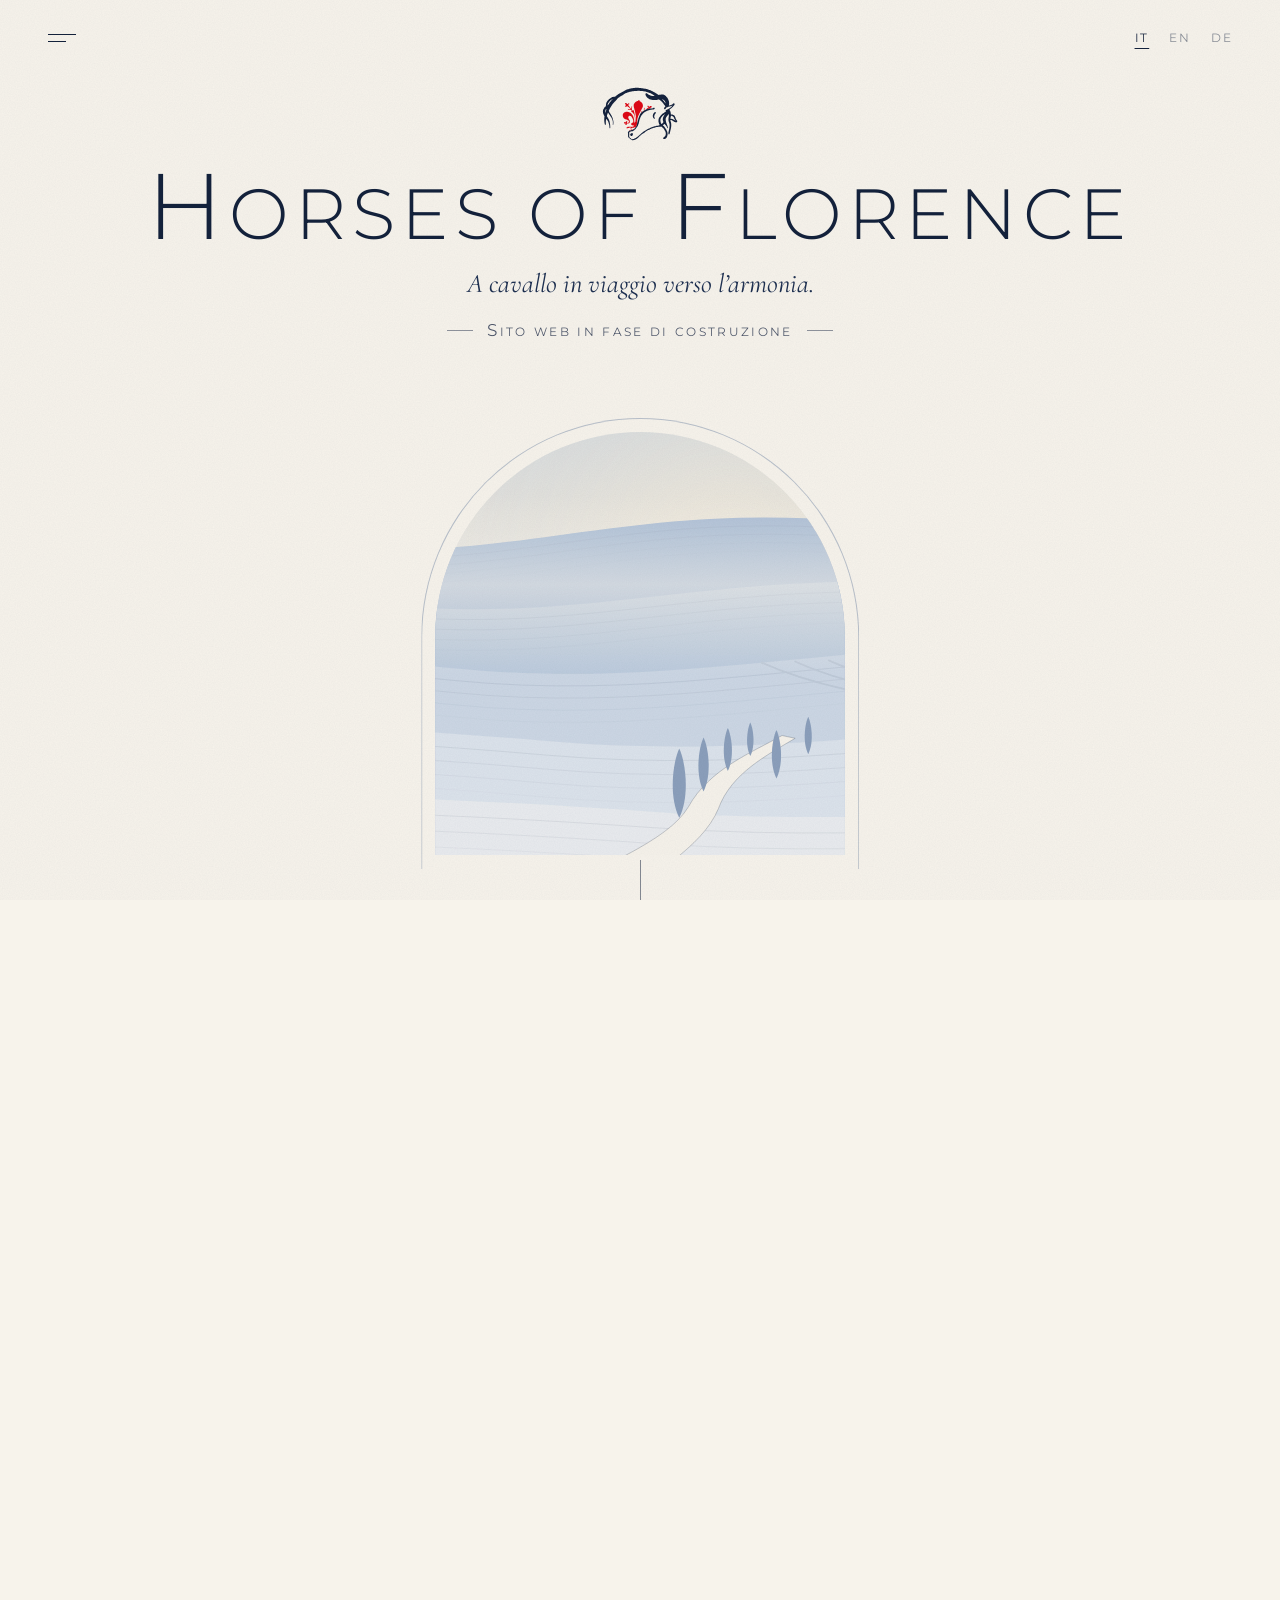
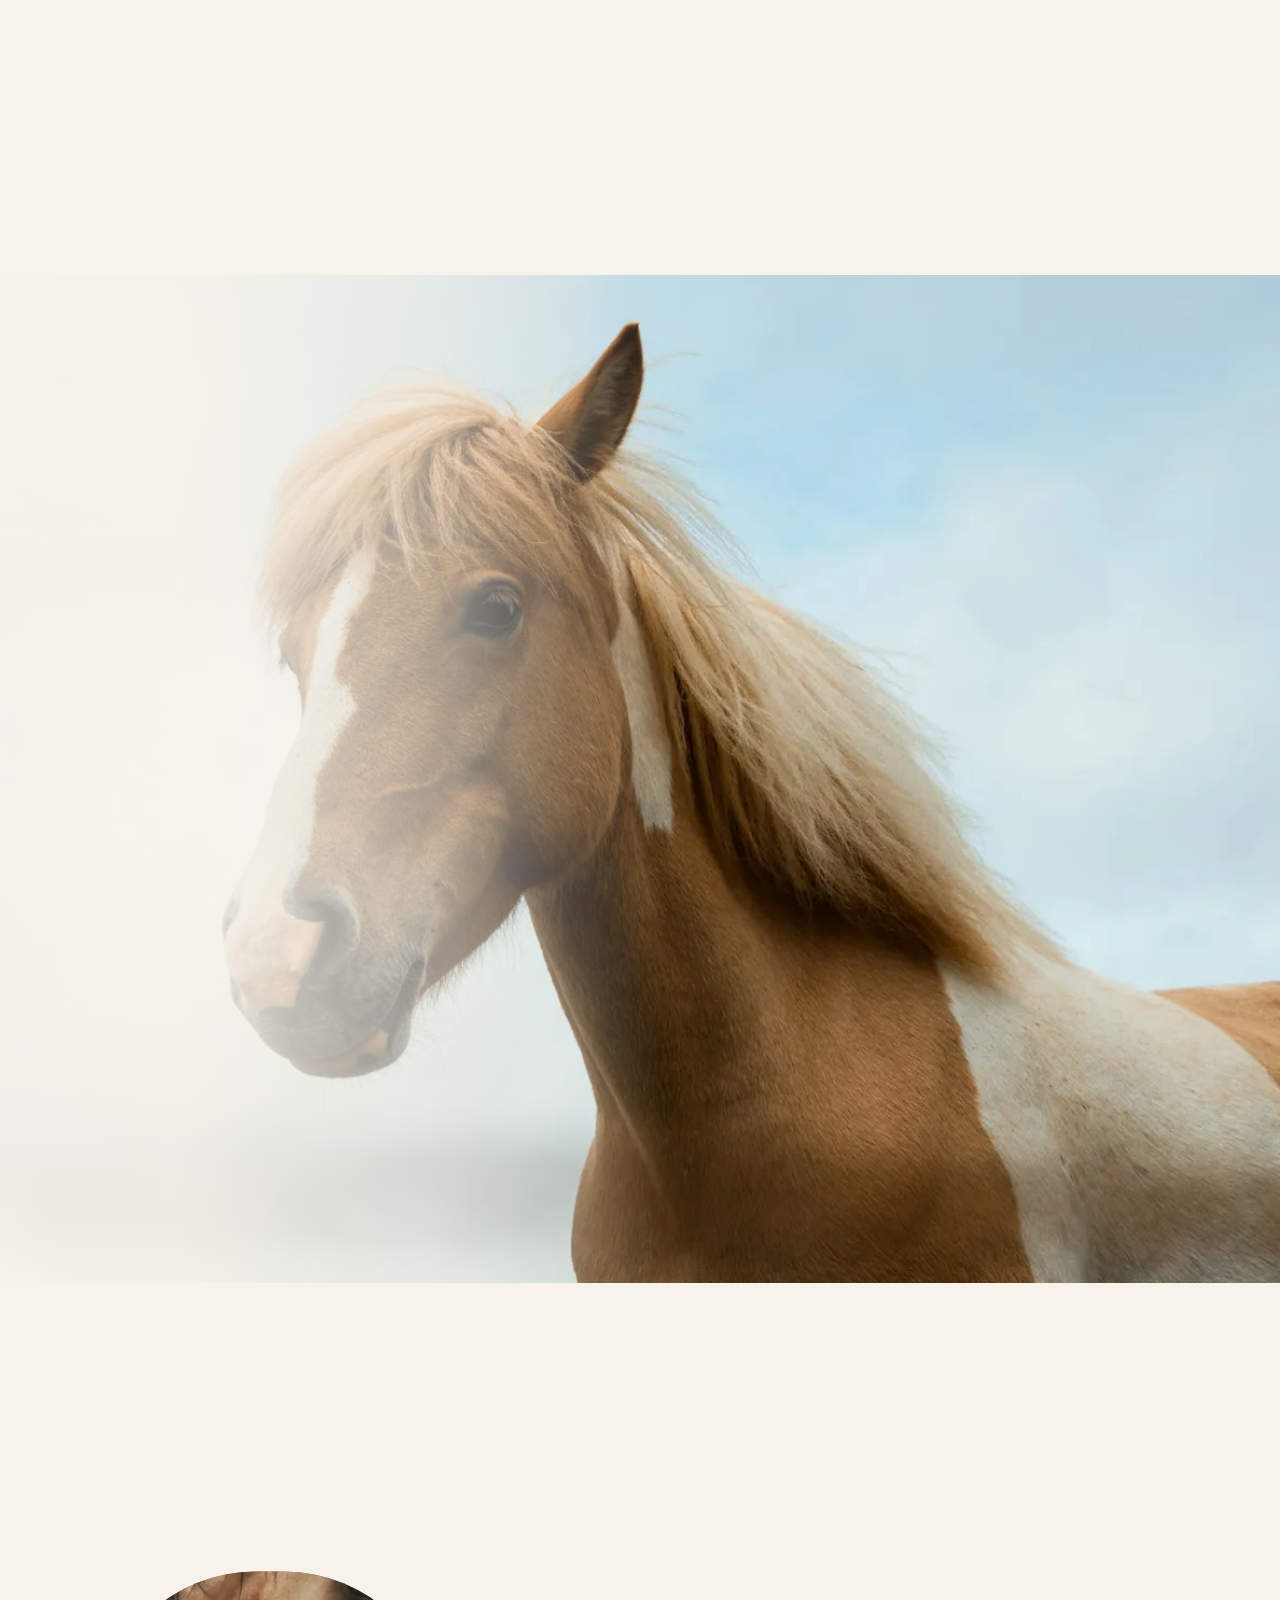
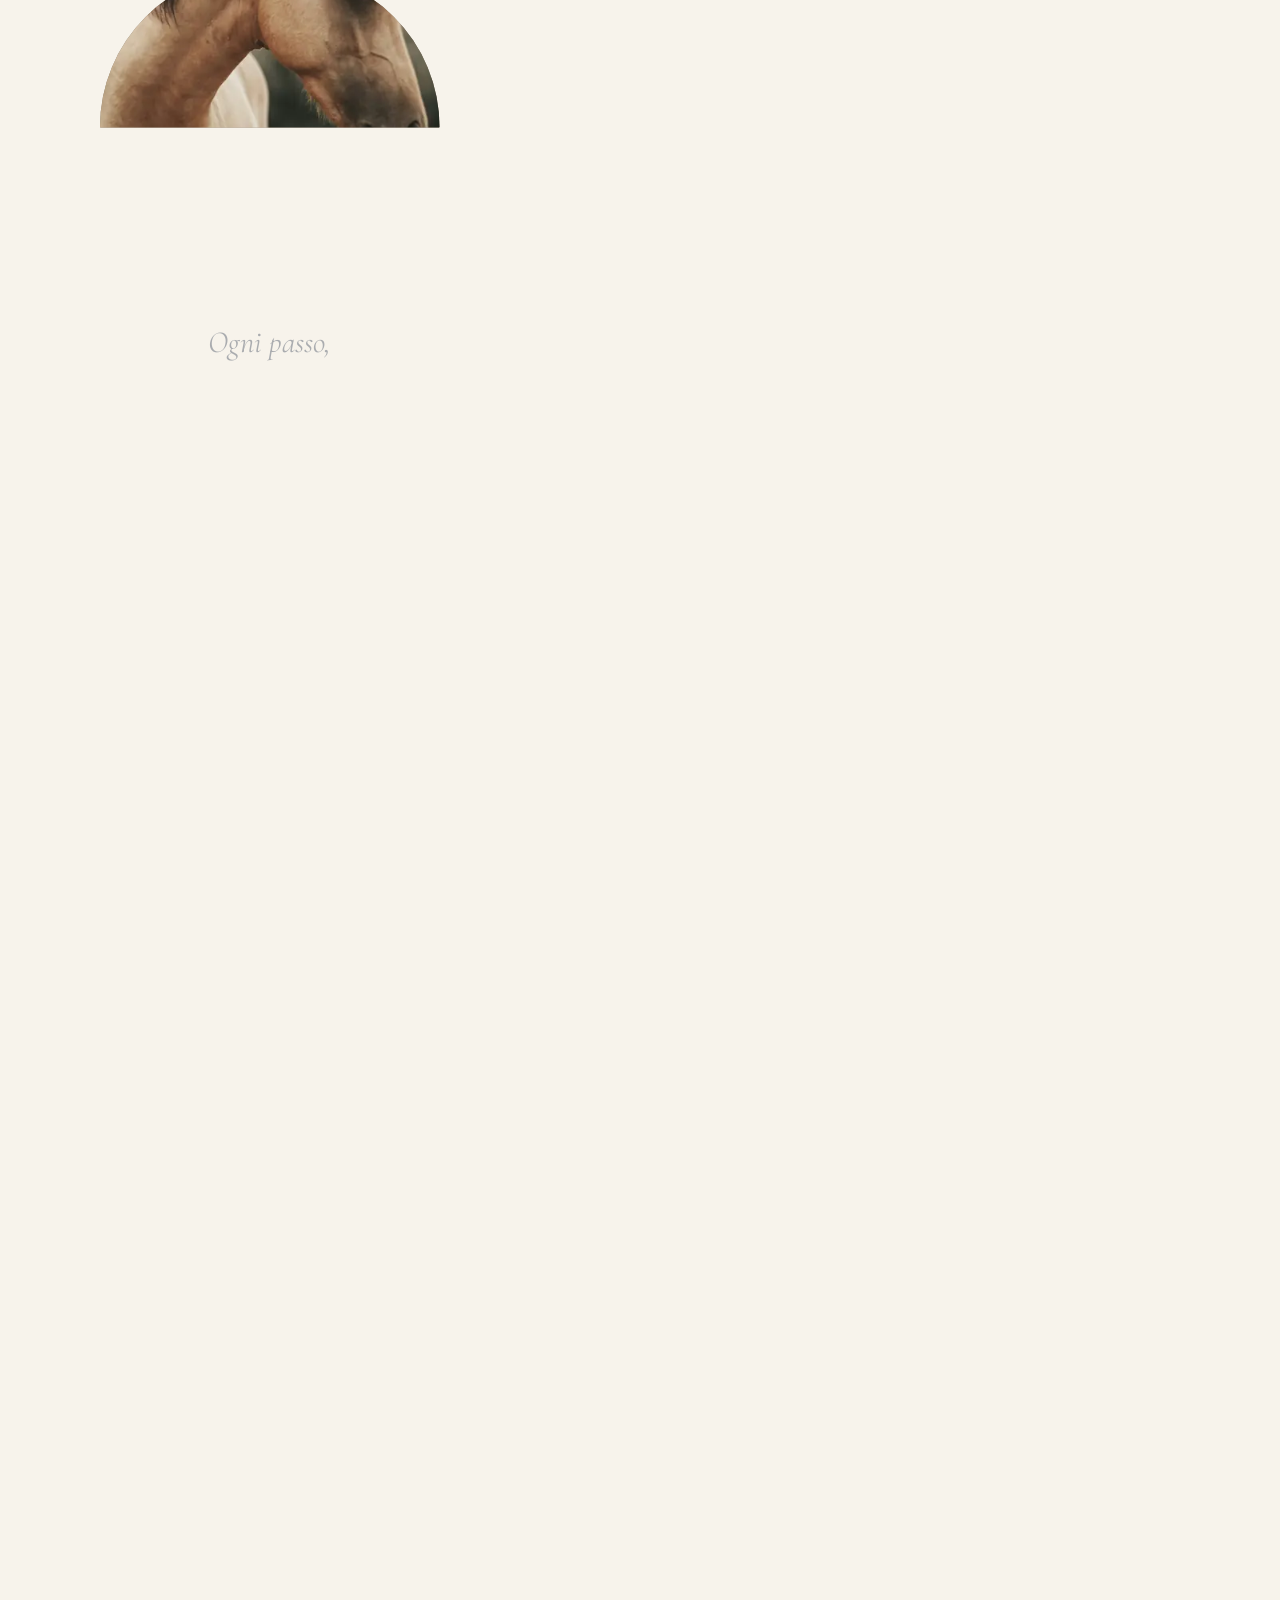
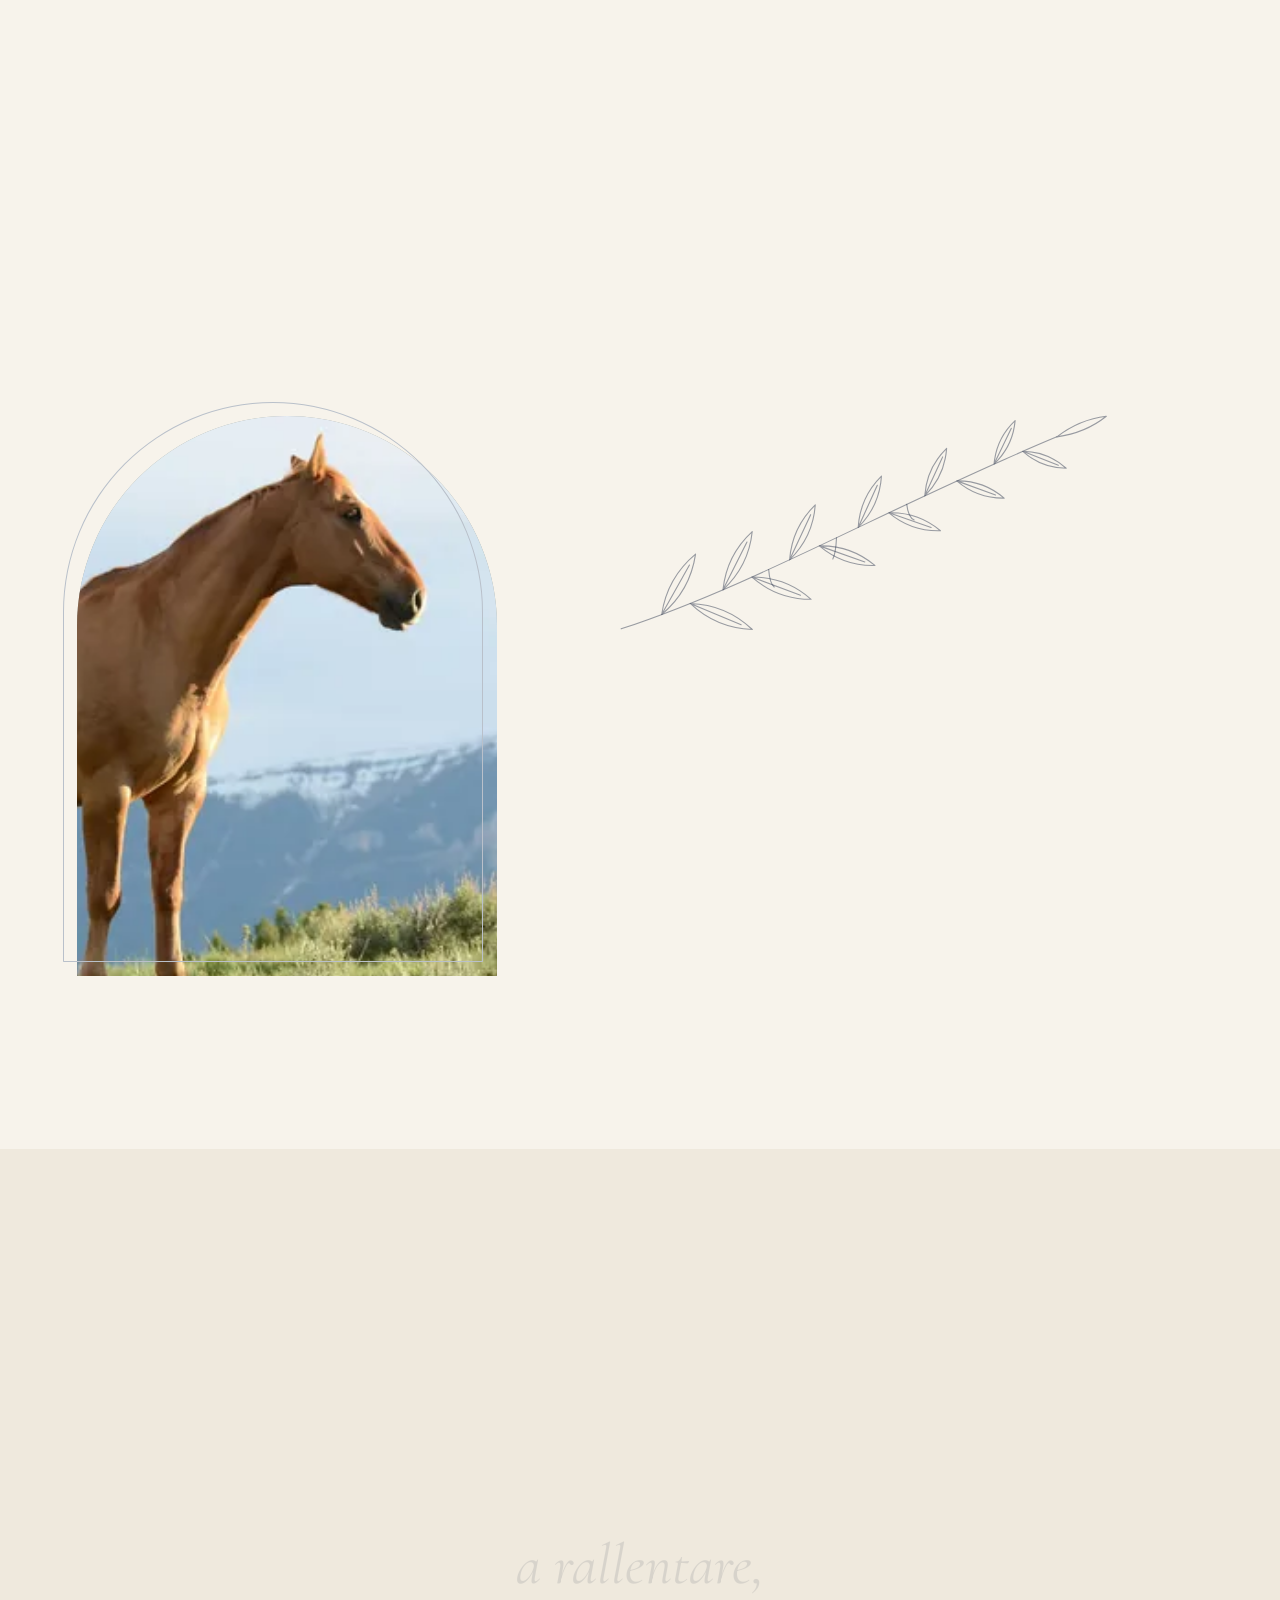
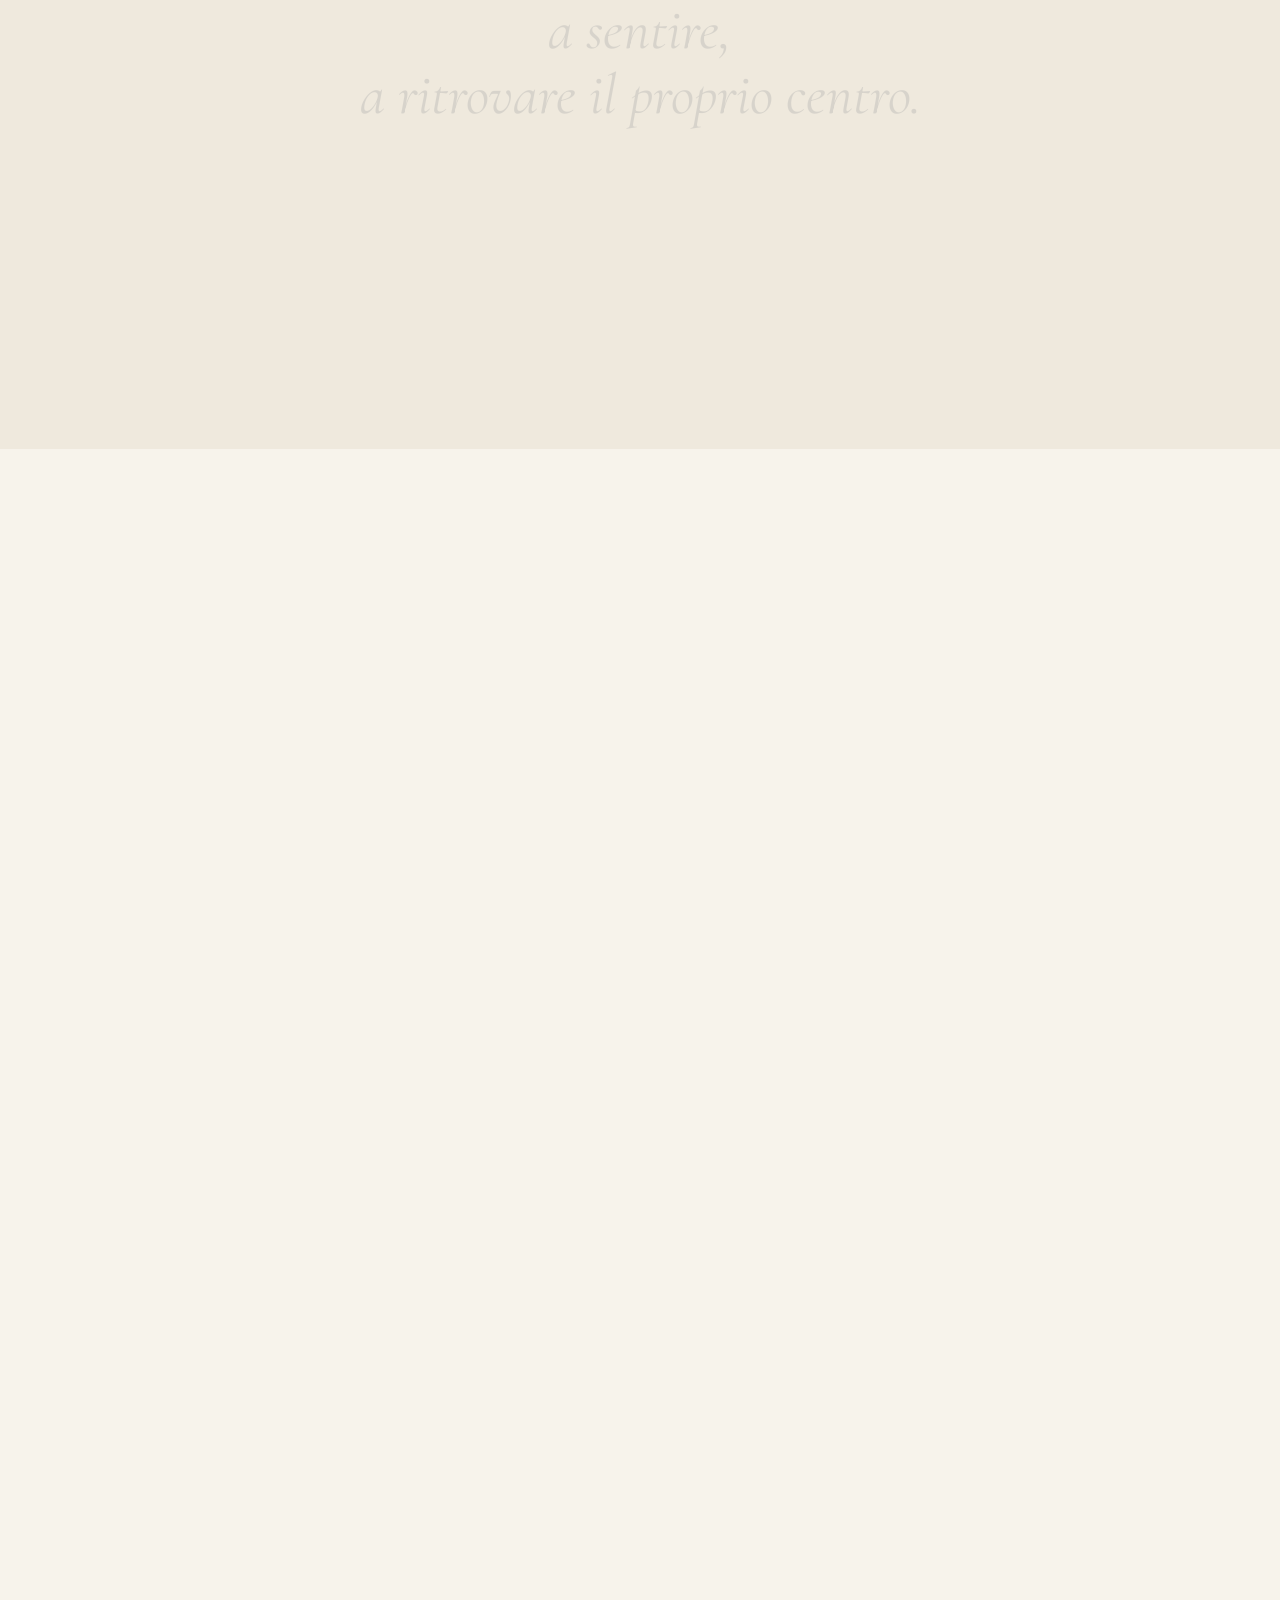
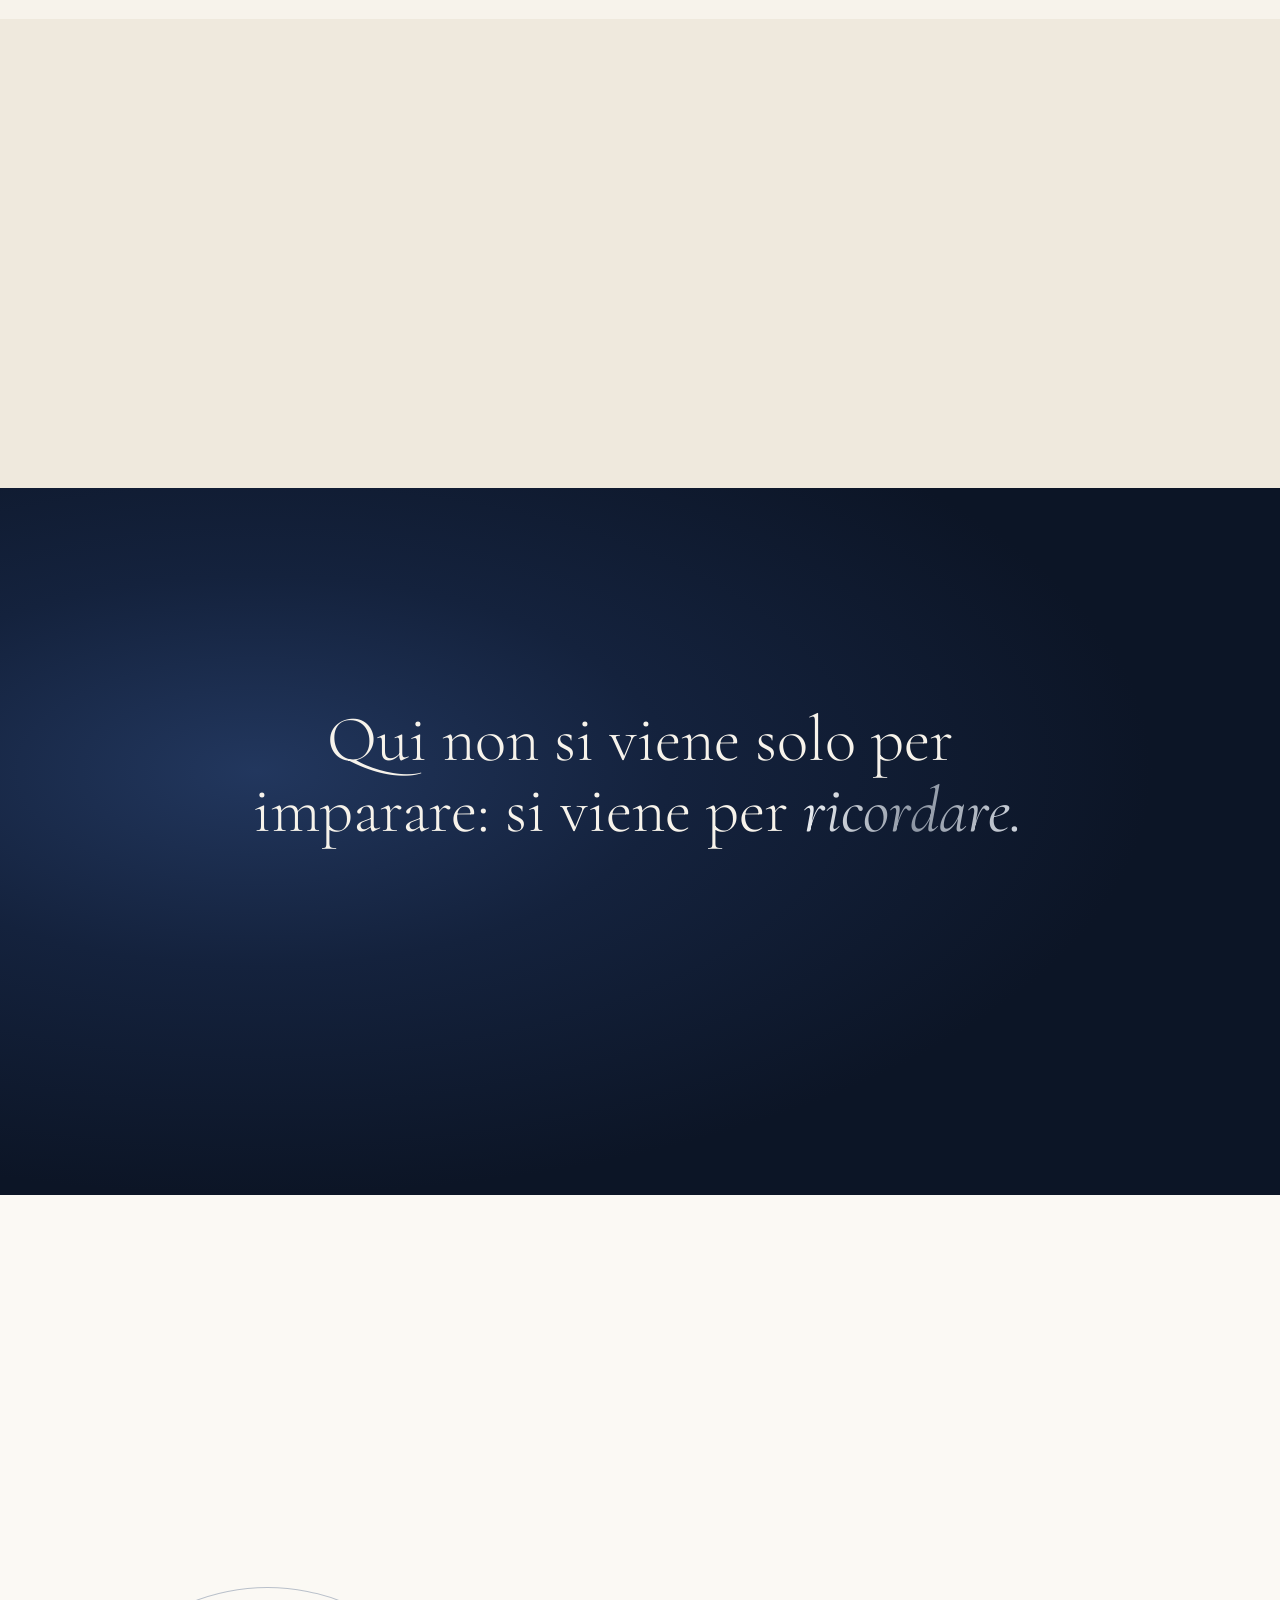
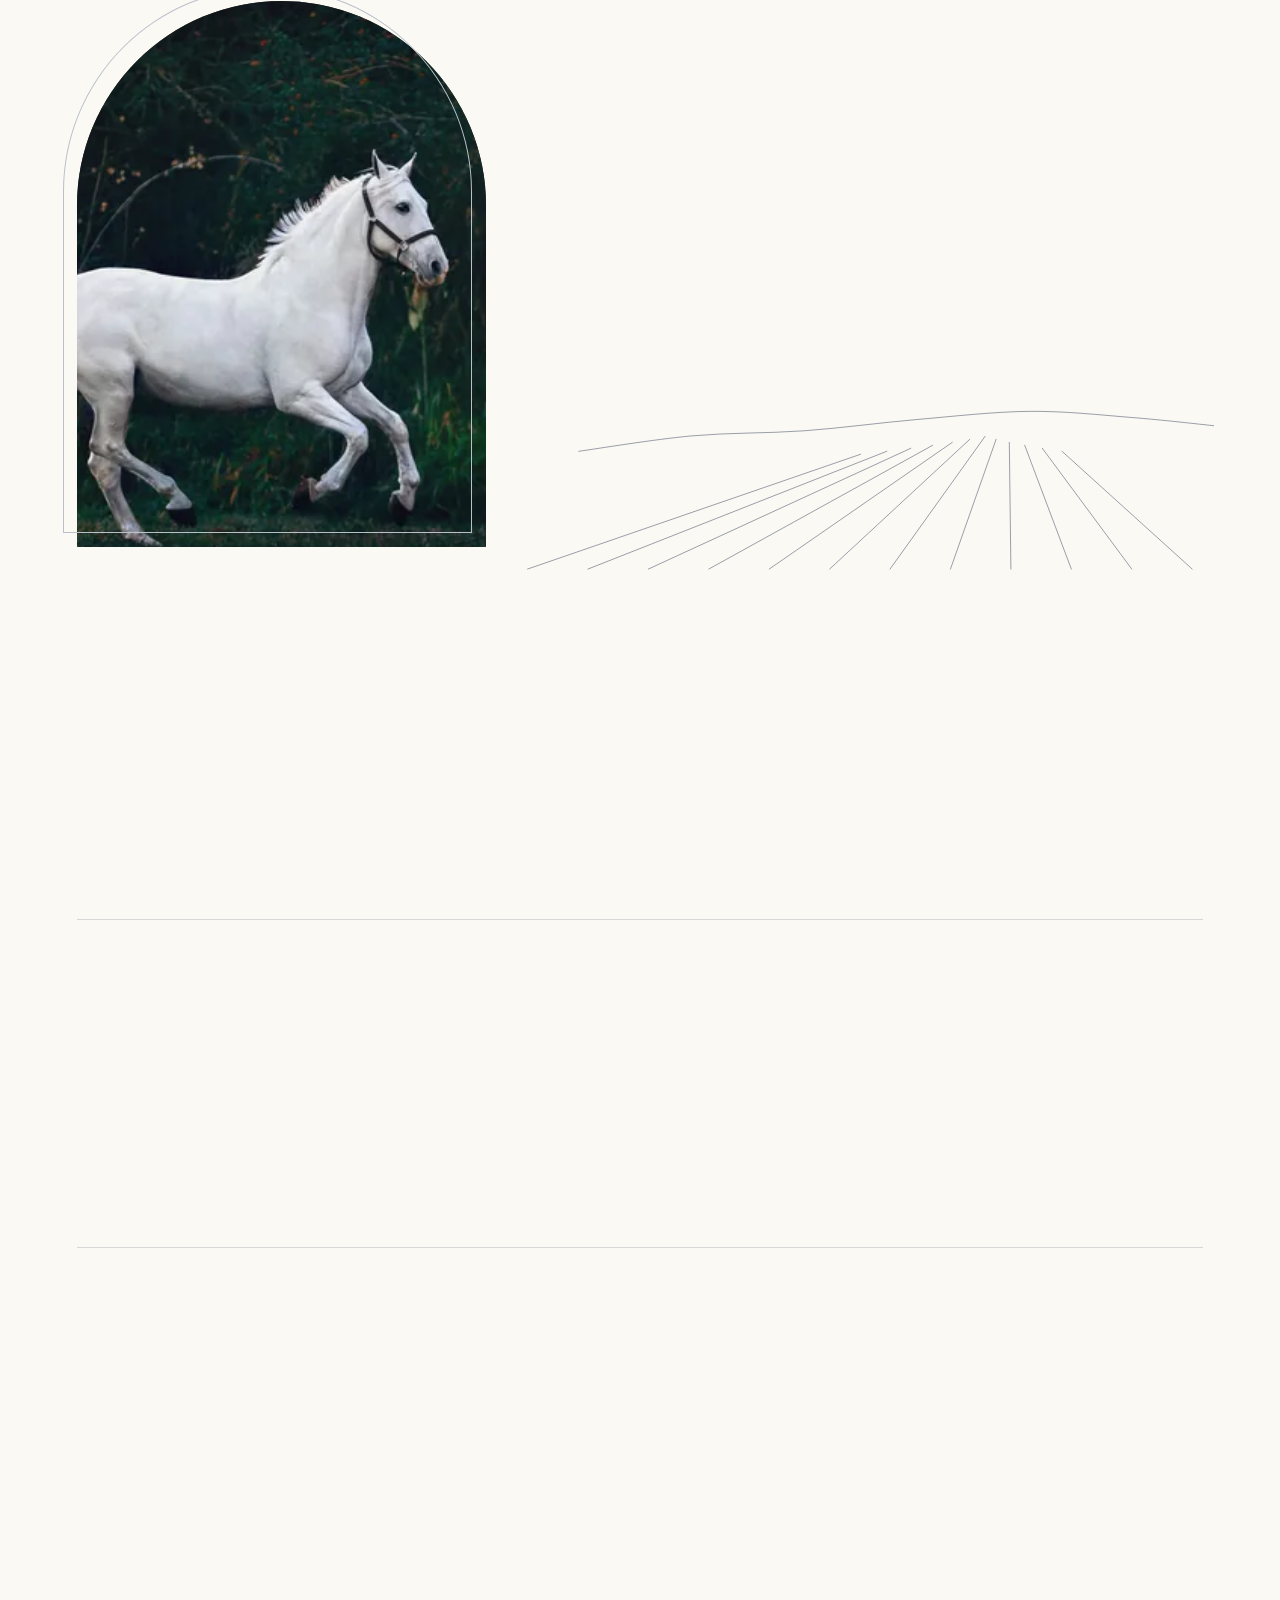
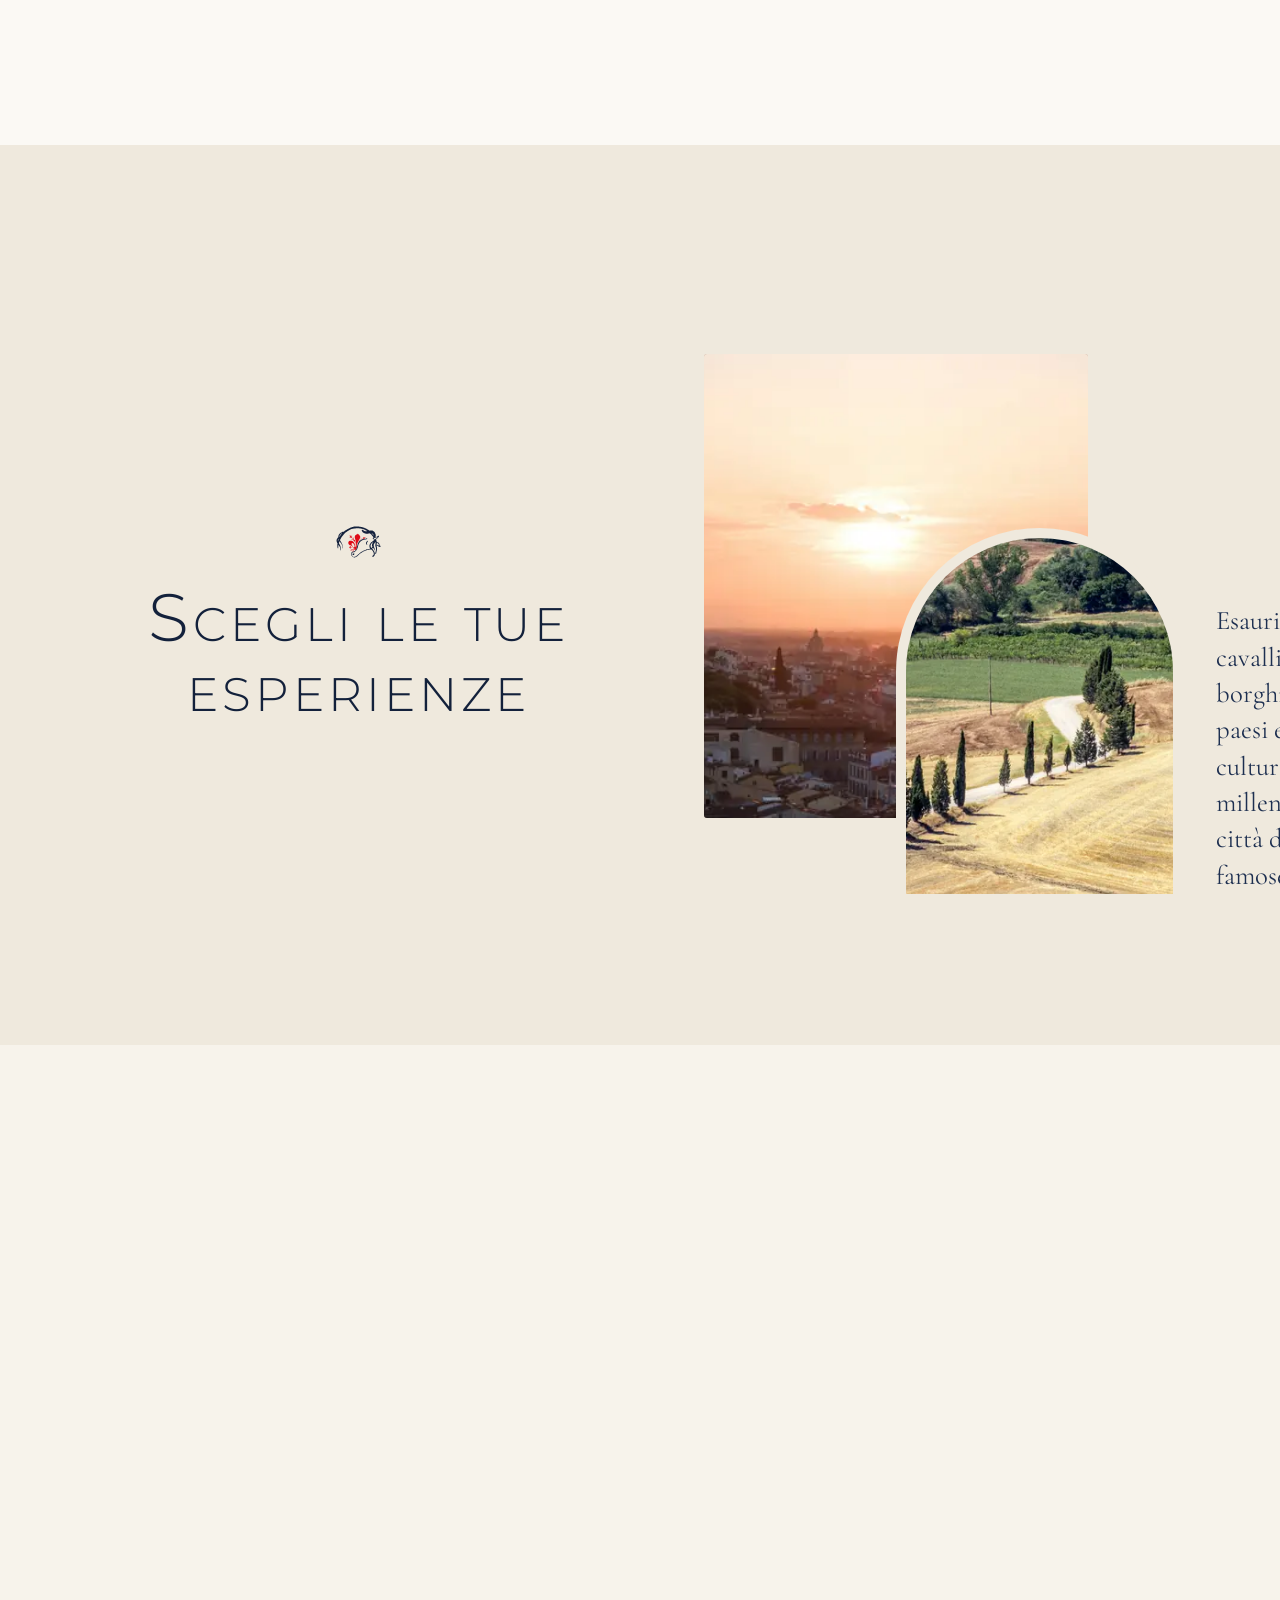
<file: index.html>
<!doctype html>
<html lang="it" class="no-js">
<head>
<meta charset="utf-8">
<meta name="viewport" content="width=device-width, initial-scale=1, viewport-fit=cover">
<title>Horses of Florence · A cavallo in viaggio verso l’armonia</title>
<meta name="description" content="Nel cuore del Chianti fiorentino, dove l’aria profuma di storia e la luce accarezza le colline tipiche di questa terra, nasce Horses of Florence, per cui il cavallo non è solo compagno, ma guida.">
<meta name="robots" content="noindex, nofollow">
<meta name="theme-color" content="#f7f3eb">
<meta name="color-scheme" content="light">
<link rel="canonical" href="https://metm98.github.io/HorsesOfFlorence/">
<link rel="alternate" hreflang="it" href="https://metm98.github.io/HorsesOfFlorence/">
<link rel="alternate" hreflang="en" href="https://metm98.github.io/HorsesOfFlorence/en/">
<link rel="alternate" hreflang="de" href="https://metm98.github.io/HorsesOfFlorence/de/">
<link rel="alternate" hreflang="x-default" href="https://metm98.github.io/HorsesOfFlorence/">
<meta property="og:type" content="website">
<meta property="og:site_name" content="Horses of Florence">
<meta property="og:title" content="Horses of Florence · A cavallo in viaggio verso l’armonia">
<meta property="og:description" content="Nel cuore del Chianti fiorentino, dove l’aria profuma di storia e la luce accarezza le colline tipiche di questa terra, nasce Horses of Florence, per cui il cavallo non è solo compagno, ma guida.">
<meta property="og:url" content="https://metm98.github.io/HorsesOfFlorence/">
<meta property="og:locale" content="it_IT">
<meta property="og:locale:alternate" content="en_GB">
<meta property="og:locale:alternate" content="de_DE">
<meta property="og:image" content="https://metm98.github.io/HorsesOfFlorence/assets/img/brand/og-image.jpg?v=a5177ff8">
<meta property="og:image:width" content="1200">
<meta property="og:image:height" content="630">
<meta property="og:image:alt" content="Horses of Florence. A cavallo in viaggio verso l’armonia.">
<meta name="twitter:card" content="summary_large_image">
<link rel="icon" href="assets/img/brand/favicon.svg?v=20346423" type="image/svg+xml">
<link rel="icon" type="image/png" sizes="32x32" href="assets/img/brand/favicon-32.png?v=c790f689">
<link rel="apple-touch-icon" href="assets/img/brand/apple-touch-icon.png?v=dfd5c25b">
<link rel="manifest" href="site.webmanifest?v=2aa8934a">
<link rel="preload" href="assets/fonts/montserrat.woff2" as="font" type="font/woff2" crossorigin>
<link rel="preload" href="assets/fonts/cormorant-garamond.woff2" as="font" type="font/woff2" crossorigin>
<link rel="preload" href="assets/fonts/cormorant-garamond-italic.woff2" as="font" type="font/woff2" crossorigin>
<link rel="preload" href="assets/fonts/jost.woff2" as="font" type="font/woff2" crossorigin>
<link rel="preload" as="image" href="assets/img/photos/mane-1600.webp" imagesrcset="assets/img/photos/mane-1024.webp 1024w, assets/img/photos/mane-1600.webp 1600w, assets/img/photos/mane-2400.webp 2400w" imagesizes="100vw">
<link rel="stylesheet" href="assets/css/style.css?v=5c49777a">
<script>document.documentElement.classList.replace('no-js','js');if(matchMedia('(prefers-reduced-motion: reduce)').matches)document.documentElement.classList.add('still')</script>
<script type="application/ld+json">
{
  "@context": "https://schema.org",
  "@type": "SportsActivityLocation",
  "name": "Horses of Florence",
  "slogan": "A cavallo in viaggio verso l\u2019armonia.",
  "description": "Nel cuore del Chianti fiorentino, dove l\u2019aria profuma di storia e la luce accarezza le colline tipiche di questa terra, nasce Horses of Florence, per cui il cavallo non \u00e8 solo compagno, ma guida.",
  "url": "https://metm98.github.io/HorsesOfFlorence/",
"email": "info@horsesofflorence.com",  "image": "https://metm98.github.io/HorsesOfFlorence/assets/img/brand/og-image.jpg?v=a5177ff8",
  "logo": "https://metm98.github.io/HorsesOfFlorence/assets/img/brand/logo.svg?v=d2eac5e4",
  "address": { "@type": "PostalAddress", "addressRegion": "FI", "addressCountry": "IT" }
}
</script>
</head>
<body class="page-home">
<svg xmlns="http://www.w3.org/2000/svg" class="sprite" aria-hidden="true" focusable="false"></svg>
<a class="skip" href="#main">Vai al contenuto</a>
<header class="site-header" id="top">
  <button class="menu-btn" type="button" aria-controls="menu" aria-expanded="false" data-open="Apri il menu" data-close="Chiudi il menu">
    <span class="menu-btn__lines" aria-hidden="true"></span>
    <span class="sr-only">Apri il menu</span>
  </button>
  <a class="brand" href="#home" aria-label="Horses of Florence, torna all’inizio">
    <img class="brand__mark brand__mark--navy" src="assets/img/brand/mark-navy.svg?v=14a98627" width="47" height="34" alt="">
    <img class="brand__mark brand__mark--ivory" src="assets/img/brand/mark-ivory.svg?v=e7610d0f" width="47" height="34" alt="">
    <span class="wordmark brand__name"><span>H</span>orses of <span>F</span>lorence</span>
  </a>
  <ul class="langs" aria-label="Lingua">
    <li><a href="" hreflang="it" lang="it" aria-current="true">IT</a></li>
    <li><a href="en/" hreflang="en" lang="en">EN</a></li>
    <li><a href="de/" hreflang="de" lang="de">DE</a></li>
  </ul>
</header>
<nav class="menu" id="menu" aria-label="Menu">
  <div class="menu__inner">
    <ol class="menu__list">
      <li><a href="#home">Home</a></li>
      <li><a href="#noi-per-voi">Noi per voi</a></li>
      <li><a href="#esperienze">Scegli le tue esperienze</a></li>
      <li><a href="#contatti">Contatti</a></li>
      <li class="menu__apparel"><a href="#contatti">Vesti la nostra filosofia</a></li>
    </ol>
    <p class="menu__tagline">A cavallo in viaggio verso l’armonia.</p>
  </div>
  <svg class="menu__land" viewBox="0 0 1600 260" preserveAspectRatio="none" aria-hidden="true" focusable="false">
    <path d="M0 120C200 80 420 96 620 116S1040 70 1260 84 1520 112 1600 104V260H0Z" fill="#dfe6ee"/>
    <path d="M0 176C260 148 520 160 780 178S1300 146 1600 158V260H0Z" fill="#eaeef2"/>
    <path d="M0 226C320 210 700 220 1020 232S1420 220 1600 224V260H0Z" fill="#f7f3eb"/>
  </svg>
</nav>
<main id="main">
  <section class="scene hero" id="home" data-scene data-tone="light" style="--len:280" aria-labelledby="hero-title">
    <div class="scene__sticky hero__stage">
      <div class="hero__land" aria-hidden="true">
        <div class="hero__sun"></div>
        <svg class="hero__clouds" viewBox="0 0 1600 500" preserveAspectRatio="xMidYMid slice" focusable="false">
          <path d="M120 122q170-6 340 0M210 138q210-8 420 0M980 94q150-5 300 0M1040 110q210-7 420 0M1180 126q110-4 220 0M520 212q130-5 260 0M600 228q190-6 380 0M1260 252q120-4 240 0"/>
        </svg>
        <svg class="hero__hills" viewBox="0 380 1600 520" preserveAspectRatio="xMidYMax slice" focusable="false">
          <defs>
<clipPath id="hc1"><path d="M0 540C150 505 300 500 450 520C600 540 720 500 880 492C1040 484 1180 515 1340 505C1460 497 1540 502 1600 508V900H0Z"/></clipPath><clipPath id="hc2"><path d="M0 590C180 560 340 566 520 584C700 602 820 566 1000 560C1180 554 1320 578 1460 570C1540 566 1580 568 1600 570V900H0Z"/></clipPath><clipPath id="hc3"><path d="M0 655C220 622 400 632 600 652C800 672 960 636 1160 628C1340 621 1480 640 1600 634V900H0Z"/></clipPath><clipPath id="hc4"><path d="M0 728C240 700 470 710 700 730C930 750 1120 712 1340 708C1460 706 1550 712 1600 716V900H0Z"/></clipPath><clipPath id="hc5"><path d="M0 805C280 776 560 788 820 806C1080 824 1340 790 1600 796V900H0Z"/></clipPath><clipPath id="hc6"><path d="M0 862C360 846 760 856 1100 868C1320 876 1480 866 1600 862V900H0Z"/></clipPath>          </defs>
          <g class="hl hl--1">
            <path d="M0 540C150 505 300 500 450 520C600 540 720 500 880 492C1040 484 1180 515 1340 505C1460 497 1540 502 1600 508V900H0Z"/>
            <g class="hl__etch" clip-path="url(#hc1)">
<path d="M0 540C150 505 300 500 450 520C600 540 720 500 880 492C1040 484 1180 515 1340 505C1460 497 1540 502 1600 508" transform="translate(0 9)" style="opacity:0.80"/><path d="M0 540C150 505 300 500 450 520C600 540 720 500 880 492C1040 484 1180 515 1340 505C1460 497 1540 502 1600 508" transform="translate(0 18)" style="opacity:0.60"/><path d="M0 540C150 505 300 500 450 520C600 540 720 500 880 492C1040 484 1180 515 1340 505C1460 497 1540 502 1600 508" transform="translate(0 27)" style="opacity:0.40"/><path d="M0 540C150 505 300 500 450 520C600 540 720 500 880 492C1040 484 1180 515 1340 505C1460 497 1540 502 1600 508" transform="translate(0 36)" style="opacity:0.20"/>            </g>
          </g>
          <g class="hl hl--2">
            <path d="M0 590C180 560 340 566 520 584C700 602 820 566 1000 560C1180 554 1320 578 1460 570C1540 566 1580 568 1600 570V900H0Z"/>
            <g class="hl__etch" clip-path="url(#hc2)">
<path d="M0 590C180 560 340 566 520 584C700 602 820 566 1000 560C1180 554 1320 578 1460 570C1540 566 1580 568 1600 570" transform="translate(0 11)" style="opacity:0.80"/><path d="M0 590C180 560 340 566 520 584C700 602 820 566 1000 560C1180 554 1320 578 1460 570C1540 566 1580 568 1600 570" transform="translate(0 22)" style="opacity:0.60"/><path d="M0 590C180 560 340 566 520 584C700 602 820 566 1000 560C1180 554 1320 578 1460 570C1540 566 1580 568 1600 570" transform="translate(0 33)" style="opacity:0.40"/><path d="M0 590C180 560 340 566 520 584C700 602 820 566 1000 560C1180 554 1320 578 1460 570C1540 566 1580 568 1600 570" transform="translate(0 44)" style="opacity:0.20"/>            </g>
            <g class="hl__trees">
              <path d="M1176 566h40v-15l-20-12-20 12z"/><path d="M1216 566h22v-10l-11-7-11 7z"/>
<path class="" d="M1250 568.0C1243.6 555.2 1246.5 535.2 1250 528.0C1253.5 535.2 1256.4 555.2 1250 568.0Z"/><path class="" d="M1265 567.6C1257.5 552.6 1260.9 529.1 1265 520.6C1269.1 529.1 1272.5 552.6 1265 567.6Z"/><path class="" d="M1280 567.2C1271.4 549.9 1275.2 522.9 1280 513.2C1284.8 522.9 1288.6 549.9 1280 567.2Z"/><path class="" d="M1295 566.8C1288.6 554.0 1291.5 534.0 1295 526.8C1298.5 534.0 1301.4 554.0 1295 566.8Z"/><path class="" d="M1310 566.4C1302.5 551.4 1305.9 527.9 1310 519.4C1314.1 527.9 1317.5 551.4 1310 566.4Z"/><path class="" d="M1325 566.0C1316.4 548.7 1320.2 521.7 1325 512.0C1329.8 521.7 1333.6 548.7 1325 566.0Z"/><path class="" d="M1150 568.0C1145.2 558.4 1147.4 543.4 1150 538.0C1152.6 543.4 1154.8 558.4 1150 568.0Z"/><path class="" d="M1136 568.8C1129.9 556.6 1132.7 537.6 1136 530.8C1139.3 537.6 1142.1 556.6 1136 568.8Z"/><path class="" d="M1122 569.6C1117.2 560.0 1119.4 545.0 1122 539.6C1124.6 545.0 1126.8 560.0 1122 569.6Z"/>            </g>
          </g>
          <g class="hl hl--3">
            <path d="M0 655C220 622 400 632 600 652C800 672 960 636 1160 628C1340 621 1480 640 1600 634V900H0Z"/>
            <g class="hl__etch" clip-path="url(#hc3)">
<path d="M0 655C220 622 400 632 600 652C800 672 960 636 1160 628C1340 621 1480 640 1600 634" transform="translate(0 13)" style="opacity:0.80"/><path d="M0 655C220 622 400 632 600 652C800 672 960 636 1160 628C1340 621 1480 640 1600 634" transform="translate(0 26)" style="opacity:0.60"/><path d="M0 655C220 622 400 632 600 652C800 672 960 636 1160 628C1340 621 1480 640 1600 634" transform="translate(0 39)" style="opacity:0.40"/><path d="M0 655C220 622 400 632 600 652C800 672 960 636 1160 628C1340 621 1480 640 1600 634" transform="translate(0 52)" style="opacity:0.20"/>            </g>
            <g class="hl__vines"><path d="M930 646.0q40 18 96 30"/><path d="M966 644.8q40 18 96 30"/><path d="M1002 643.6q40 18 96 30"/><path d="M1038 642.4q40 18 96 30"/><path d="M1074 641.2q40 18 96 30"/><path d="M1110 640.0q40 18 96 30"/><path d="M1146 638.8q40 18 96 30"/><path d="M1182 637.6q40 18 96 30"/><path d="M1218 636.4q40 18 96 30"/><path d="M1254 635.2q40 18 96 30"/><path d="M1290 634.0q40 18 96 30"/><path d="M1326 632.8q40 18 96 30"/><path d="M1362 631.6q40 18 96 30"/></g>
            <g class="hl__trees"><path class="" d="M230 640.0C222.0 624.0 225.6 599.0 230 590.0C234.4 599.0 238.0 624.0 230 640.0Z"/><path class="" d="M254 638.4C244.6 619.5 248.8 590.0 254 579.4C259.2 590.0 263.4 619.5 254 638.4Z"/><path class="" d="M278 636.8C267.1 615.0 272.0 581.0 278 568.8C284.0 581.0 288.9 615.0 278 636.8Z"/><path class="" d="M302 635.2C294.0 619.2 297.6 594.2 302 585.2C306.4 594.2 310.0 619.2 302 635.2Z"/><path class="" d="M326 633.6C316.6 614.7 320.8 585.2 326 574.6C331.2 585.2 335.4 614.7 326 633.6Z"/><path class="" d="M350 632.0C339.1 610.2 344.0 576.2 350 564.0C356.0 576.2 360.9 610.2 350 632.0Z"/><path class="" d="M374 630.4C366.0 614.4 369.6 589.4 374 580.4C378.4 589.4 382.0 614.4 374 630.4Z"/><path class="" d="M398 628.8C388.6 609.9 392.8 580.4 398 569.8C403.2 580.4 407.4 609.9 398 628.8Z"/><path class="" d="M422 627.2C411.1 605.4 416.0 571.4 422 559.2C428.0 571.4 432.9 605.4 422 627.2Z"/></g>
            <path class="hl__ink" pathLength="1" d="M40 648C220 624 400 632 600 652S880 650 1000 636"/>
          </g>
          <g class="hl hl--4">
            <path d="M0 728C240 700 470 710 700 730C930 750 1120 712 1340 708C1460 706 1550 712 1600 716V900H0Z"/>
            <g class="hl__etch" clip-path="url(#hc4)">
<path d="M0 728C240 700 470 710 700 730C930 750 1120 712 1340 708C1460 706 1550 712 1600 716" transform="translate(0 15)" style="opacity:0.80"/><path d="M0 728C240 700 470 710 700 730C930 750 1120 712 1340 708C1460 706 1550 712 1600 716" transform="translate(0 30)" style="opacity:0.60"/><path d="M0 728C240 700 470 710 700 730C930 750 1120 712 1340 708C1460 706 1550 712 1600 716" transform="translate(0 45)" style="opacity:0.40"/><path d="M0 728C240 700 470 710 700 730C930 750 1120 712 1340 708C1460 706 1550 712 1600 716" transform="translate(0 60)" style="opacity:0.20"/>            </g>
            <g class="hl__trees">
<path class="" d="M93.0 722a17 13.6 0 1 1 34 0zM110 722v11.9" /><path class="" d="M145.0 716a17 13.6 0 1 1 34 0zM162 716v11.9" /><path class="" d="M197.0 722a17 13.6 0 1 1 34 0zM214 722v11.9" /><path class="" d="M249.0 716a17 13.6 0 1 1 34 0zM266 716v11.9" /><path class="" d="M301.0 722a17 13.6 0 1 1 34 0zM318 722v11.9" /><path class="" d="M353.0 716a17 13.6 0 1 1 34 0zM370 716v11.9" /><path class="" d="M1366.0 712a14 11.2 0 1 1 28 0zM1380 712v9.8" /><path class="" d="M1412.0 717a14 11.2 0 1 1 28 0zM1426 717v9.8" /><path class="" d="M1458.0 712a14 11.2 0 1 1 28 0zM1472 712v9.8" /><path class="" d="M1504.0 717a14 11.2 0 1 1 28 0zM1518 717v9.8" /><path class="" d="M1550.0 712a14 11.2 0 1 1 28 0zM1564 712v9.8" />            </g>
            <path class="hl__ink" pathLength="1" d="M1040 716C1180 708 1320 706 1520 712"/>
          </g>
          <g class="hl hl--5">
            <path d="M0 805C280 776 560 788 820 806C1080 824 1340 790 1600 796V900H0Z"/>
            <g class="hl__etch" clip-path="url(#hc5)">
<path d="M0 805C280 776 560 788 820 806C1080 824 1340 790 1600 796" transform="translate(0 17)" style="opacity:0.80"/><path d="M0 805C280 776 560 788 820 806C1080 824 1340 790 1600 796" transform="translate(0 34)" style="opacity:0.60"/><path d="M0 805C280 776 560 788 820 806C1080 824 1340 790 1600 796" transform="translate(0 51)" style="opacity:0.40"/><path d="M0 805C280 776 560 788 820 806C1080 824 1340 790 1600 796" transform="translate(0 68)" style="opacity:0.20"/>            </g>
            <path class="hl__road" d="M690 900C752 866 830 838 852 800C874 760 920 742 952 724L966 727C936 745 898 764 884 802C866 846 808 872 786 900Z"/>
            <g class="hl__trees hl__trees--near">
              <path class="" d="M842 812C830.2 788.3 835.5 751.3 842 738.0C848.5 751.3 853.8 788.3 842 812Z"/><path class="" d="M868 784C858.7 765.4 862.9 736.4 868 726.0C873.1 736.4 877.3 765.4 868 784Z"/><path class="" d="M894 762C886.6 747.3 890.0 724.3 894 716.0C898.0 724.3 901.4 747.3 894 762Z"/><path class="" d="M918 746C912.2 734.5 914.8 716.5 918 710.0C921.2 716.5 923.8 734.5 918 746Z"/>
              <path class="" d="M980 744C973.6 731.2 976.5 711.2 980 704.0C983.5 711.2 986.4 731.2 980 744Z"/><path class="" d="M946 770C937.7 753.4 941.4 727.4 946 718.0C950.6 727.4 954.3 753.4 946 770Z"/>
            </g>
          </g>
          <g class="hl hl--6">
            <path d="M0 862C360 846 760 856 1100 868C1320 876 1480 866 1600 862V900H0Z"/>
          </g>
        </svg>
        <div class="hero__mist"></div>
      </div>
      <div class="hero__title">
        <img class="hero__mark" src="assets/img/brand/mark-navy.svg?v=14a98627" width="103" height="74" alt="">
        <h1 id="hero-title"><span class="wordmark hero__name"><span>H</span>orses of<br class="wordmark__br"> <span>F</span>lorence</span></h1>
        <p class="hero__tagline">A cavallo in viaggio verso l’armonia.</p>
<p class="hero__notice">Sito web in fase di costruzione</p>      </div>
      <p class="hero__intro">
<span class="w" style="--s:0.500">Nel</span> <span class="w" style="--s:0.511">cuore</span> <span class="w" style="--s:0.521">del</span> <span class="w" style="--s:0.532">Chianti</span> <span class="w" style="--s:0.542">fiorentino,</span> <span class="w" style="--s:0.553">dove</span> <span class="w" style="--s:0.564">l’aria</span> <span class="w" style="--s:0.574">profuma</span> <span class="w" style="--s:0.585">di</span> <span class="w" style="--s:0.595">storia</span> <span class="w" style="--s:0.606">e</span> <span class="w" style="--s:0.616">la</span> <span class="w" style="--s:0.627">luce</span> <span class="w" style="--s:0.638">accarezza</span> <span class="w" style="--s:0.648">le</span> <span class="w" style="--s:0.659">colline</span> <span class="w" style="--s:0.669">tipiche</span> <span class="w" style="--s:0.680">di</span> <span class="w" style="--s:0.691">questa</span> <span class="w" style="--s:0.701">terra,</span> <span class="w" style="--s:0.712">nasce</span> <span class="w" style="--s:0.722">Horses</span> <span class="w" style="--s:0.733">of</span> <span class="w" style="--s:0.744">Florence,</span> <span class="w" style="--s:0.754">per</span> <span class="w" style="--s:0.765">cui</span> <span class="w" style="--s:0.775">il</span> <span class="w" style="--s:0.786">cavallo</span> <span class="w" style="--s:0.796">non</span> <span class="w" style="--s:0.807">è</span> <span class="w" style="--s:0.818">solo</span> <span class="w" style="--s:0.828">compagno,</span> <span class="w" style="--s:0.839">ma</span> <span class="w" style="--s:0.849">guida.</span>       </p>
      <span class="hero__cue" aria-hidden="true"></span>
    </div>
  </section>
  <section class="bridge" data-tone="light" aria-label="Un ponte">
    <div class="wrap">
      <p class="bridge__lead" data-view>Un ponte</p>
      <ul class="bridge__rows">
        <li class="bridge__row" data-view>
          <span class="bridge__a">tra la terra</span>
          <svg class="bridge__arc" viewBox="0 0 400 140" preserveAspectRatio="none" aria-hidden="true" focusable="false">
            <path pathLength="1" d="M6 132C70 20 330 20 394 132"/>
            <path pathLength="1" class="bridge__arc--inner" d="M40 132C96 52 304 52 360 132"/>
            <path pathLength="1" class="bridge__deck" d="M0 132H400"/>
          </svg>
          <span class="bridge__b">e l’interiorità,</span>
        </li>
        <li class="bridge__row" data-view>
          <span class="bridge__a">tra il movimento</span>
          <svg class="bridge__arc" viewBox="0 0 400 140" preserveAspectRatio="none" aria-hidden="true" focusable="false">
            <path pathLength="1" d="M6 132C70 20 330 20 394 132"/>
            <path pathLength="1" class="bridge__arc--inner" d="M40 132C96 52 304 52 360 132"/>
            <path pathLength="1" class="bridge__deck" d="M0 132H400"/>
          </svg>
          <span class="bridge__b">e il silenzio,</span>
        </li>
        <li class="bridge__row" data-view>
          <span class="bridge__a">tra ciò che siamo</span>
          <svg class="bridge__arc" viewBox="0 0 400 140" preserveAspectRatio="none" aria-hidden="true" focusable="false">
            <path pathLength="1" d="M6 132C70 20 330 20 394 132"/>
            <path pathLength="1" class="bridge__arc--inner" d="M40 132C96 52 304 52 360 132"/>
            <path pathLength="1" class="bridge__deck" d="M0 132H400"/>
          </svg>
          <span class="bridge__b">e ciò che possiamo diventare.</span>
        </li>
      </ul>
    </div>
  </section>
  <section class="gates" data-view data-tone="light">
    <div class="gates__media"><img class="gates__img" src="assets/img/photos/mane-1024.webp" srcset="assets/img/photos/mane-640.webp 640w, assets/img/photos/mane-1024.webp 1024w, assets/img/photos/mane-1600.webp 1600w, assets/img/photos/mane-2400.webp 2400w" sizes="100vw" width="1600" height="1067" alt="Cavallo sauro dalla criniera chiara mossa dal vento, contro un cielo azzurro e velato" loading="lazy" decoding="async" style="background-color:#adb0aa">
</div>
    <div class="gates__veil" aria-hidden="true"></div>
    <div class="wrap gates__inner">
      <p class="gates__text">Qui, alle porte di Firenze, l’incontro con il cavallo diventa un’esperienza che trasforma.</p>
    </div>
  </section>
  <section class="scene moments" data-scene data-tone="light" style="--len:240">
    <div class="scene__sticky moments__stage">
      <ul class="moments__panels">
        <li class="moments__item moments__item--1" style="--i:0">
          <div class="moments__panel"><img class="moments__img" src="assets/img/photos/buckskin-1024.webp" srcset="assets/img/photos/buckskin-640.webp 640w, assets/img/photos/buckskin-1024.webp 1024w, assets/img/photos/buckskin-1600.webp 1600w" sizes="(min-width: 900px) 28vw, 32vw" width="1600" height="2000" alt="" loading="lazy" decoding="async" style="background-color:#8f8273">
</div>
          <p class="moments__word">Ogni passo,</p>
        </li>
        <li class="moments__item moments__item--2" style="--i:1">
          <div class="moments__panel"><img class="moments__img" src="assets/img/photos/gaze-1024.webp" srcset="assets/img/photos/gaze-640.webp 640w, assets/img/photos/gaze-1024.webp 1024w, assets/img/photos/gaze-1600.webp 1600w" sizes="(min-width: 900px) 28vw, 32vw" width="1600" height="2400" alt="" loading="lazy" decoding="async" style="background-color:#664f35">
</div>
          <p class="moments__word">ogni sguardo,</p>
        </li>
        <li class="moments__item moments__item--3" style="--i:2">
          <div class="moments__panel"><img class="moments__img" src="assets/img/photos/bay-1024.webp" srcset="assets/img/photos/bay-640.webp 640w, assets/img/photos/bay-1024.webp 1024w, assets/img/photos/bay-1600.webp 1600w" sizes="(min-width: 900px) 28vw, 32vw" width="1600" height="2400" alt="" loading="lazy" decoding="async" style="background-color:#251911">
</div>
          <p class="moments__word">ogni respiro condiviso</p>
        </li>
      </ul>
      <p class="moments__rest">apre uno spazio nuovo: fatto di ascolto, di presenza, di verità.</p>
    </div>
  </section>
  <section class="nature" data-tone="light">
    <div class="wrap nature__grid">
      <figure class="arch nature__figure" data-view>
        <div class="arch__frame"><img class="arch__img" src="assets/img/photos/hill-horse-1024.webp" srcset="assets/img/photos/hill-horse-640.webp 640w, assets/img/photos/hill-horse-1024.webp 1024w, assets/img/photos/hill-horse-1600.webp 1600w" sizes="(min-width: 900px) 40vw, 86vw" width="1600" height="900" alt="Cavallo sauro su un prato in collina, nella luce calda del mattino" loading="lazy" decoding="async" style="background-color:#9ea49e;object-position:66% 40%">
</div>
      </figure>
      <div class="nature__text">
        <svg class="olive" viewBox="0 0 520 300" data-view aria-hidden="true" focusable="false">
          <path class="olive__stem" pathLength="1" d="M24 262C170 214 318 128 496 54"/>
<path class="olive__leaf" pathLength="1" style="--k:0.00" d="M67.9 246.5Q98.7 220.8 104.6 181.1Q73.8 206.8 67.9 246.5ZM67.9 246.5L98 192.9"/><path class="olive__leaf" pathLength="1" style="--k:0.08" d="M98.8 234.5Q127.1 261.4 166.1 262.7Q137.8 235.8 98.8 234.5ZM98.8 234.5L154 257.6"/><path class="olive__leaf" pathLength="1" style="--k:0.15" d="M134.3 219.7Q162.1 194.1 166 156.6Q138.2 182.1 134.3 219.7ZM134.3 219.7L160.3 167.9"/><path class="olive__leaf" pathLength="1" style="--k:0.23" d="M165.7 205.9Q193.2 230.1 229.8 230Q202.3 205.7 165.7 205.9ZM165.7 205.9L218.3 225.6"/><path class="olive__leaf" pathLength="1" style="--k:0.31" d="M206.5 187.2Q231.8 162.7 234.3 127.6Q209.1 152.1 206.5 187.2ZM206.5 187.2L229.3 138.3"/><path class="olive__leaf" pathLength="1" style="--k:0.38" d="M238.7 172.1Q264.8 194.2 298.9 193.3Q272.8 171.3 238.7 172.1ZM238.7 172.1L288 189.5"/><path class="olive__leaf" pathLength="1" style="--k:0.46" d="M280.8 152.1Q304 129.1 306 96.5Q282.8 119.5 280.8 152.1ZM280.8 152.1L301.5 106.5"/><path class="olive__leaf" pathLength="1" style="--k:0.54" d="M314.1 136.3Q338.3 156.6 369.9 155.7Q345.7 135.4 314.1 136.3ZM314.1 136.3L359.8 152.2"/><path class="olive__leaf" pathLength="1" style="--k:0.62" d="M352.9 117.9Q374.5 96.7 376.6 66.4Q355 87.6 352.9 117.9ZM352.9 117.9L372.3 75.7"/><path class="olive__leaf" pathLength="1" style="--k:0.69" d="M387.6 101.7Q409.7 120.8 438.9 120.4Q416.8 101.3 387.6 101.7ZM387.6 101.7L429.6 117"/><path class="olive__leaf" pathLength="1" style="--k:0.77" d="M428 83.4Q448.3 64.2 450.8 36.4Q430.5 55.5 428 83.4ZM428 83.4L446.7 44.8"/><path class="olive__leaf" pathLength="1" style="--k:0.85" d="M459.1 69.7Q479.1 87.8 506.1 88Q486 69.9 459.1 69.7ZM459.1 69.7L497.6 84.7"/><path class="olive__leaf" pathLength="1" style="--k:0.92" d="M496 54Q526.8 49.9 549.6 31.7Q520.6 35.1 496 54Z"/><path class="olive__stalk" pathLength="1" d="M183.8 197.7Q185 212.7 189.8 216.7"/><ellipse class="olive__fruit" cx="189.8" cy="227.7" rx="8" ry="11" transform="rotate(12 189.8 227.7)"/><path class="olive__stalk" pathLength="1" d="M257.3 163.3Q256.5 180.3 253.3 186.3"/><ellipse class="olive__fruit" cx="253.3" cy="197.3" rx="8" ry="11" transform="rotate(-8 253.3 197.3)"/><path class="olive__stalk" pathLength="1" d="M333.4 127.1Q335 141.1 341.4 144.1"/><ellipse class="olive__fruit" cx="341.4" cy="155.1" rx="8" ry="11" transform="rotate(16 341.4 155.1)"/>        </svg>
<p class="nature__p" data-view>I cavalli vivono immersi nella natura, esprimono la loro essenza, e proprio per questo sanno riconoscere la nostra.</p><p class="nature__p" data-view>Ci leggono senza parole, ci accolgono senza giudizio, ci riportano ad un equilibrio che spesso dimentichiamo.</p>      </div>
    </div>
  </section>
  <section class="scene centre" data-scene data-tone="light" style="--len:230">
    <div class="scene__sticky centre__stage">
      <svg class="centre__rings" viewBox="0 0 1000 1000" aria-hidden="true" focusable="false">
<path pathLength="1" style="--k:0.000" d="M991 491C993.3 502.8 995.5 514.9 996.6 527C997.8 539.1 998.3 551.5 997.8 563.6C997.2 575.8 995.7 588 993.5 600C991.3 612 988 623.8 984.4 635.5C980.8 647.1 976.4 658.6 971.8 669.9C967.2 681.2 962.1 692.3 956.8 703.3C951.5 714.3 946 725.2 939.9 735.8C933.9 746.3 927.6 756.9 920.6 766.8C913.6 776.8 906.1 786.5 898 795.6C889.8 804.7 881 813.2 871.8 821.1C862.6 829.1 852.7 836.3 842.8 843.2C832.8 850 822.4 856.2 812.1 862.3C801.8 868.4 791.4 874.1 781.1 879.8C770.8 885.6 760.5 891.2 750.2 896.7C739.9 902.2 729.7 907.8 719.2 913C708.7 918.2 698.2 923.3 687.4 927.7C676.6 932.1 665.5 936.2 654.3 939.4C643.1 942.6 631.6 945.1 620.1 946.9C608.6 948.8 596.9 949.8 585.3 950.5C573.7 951.3 562 951.3 550.5 951.3C538.9 951.2 527.5 950.9 516 950.4C504.5 950 493.1 949.4 481.7 948.6C470.3 947.7 458.9 946.8 447.5 945.3C436.2 943.7 424.8 941.9 413.7 939.3C402.5 936.7 391.5 933.4 380.7 929.6C369.9 925.8 359.4 921.1 349.1 916.2C338.8 911.3 328.9 905.7 318.9 900.2C309 894.7 299.4 888.8 289.6 883.1C279.9 877.4 270.2 871.6 260.4 865.9C250.6 860.1 240.7 854.5 230.9 848.5C221.1 842.5 211.1 836.5 201.5 829.9C192 823.3 182.4 816.4 173.5 808.8C164.5 801.3 155.9 793.2 147.9 784.6C139.9 776 132.4 766.8 125.4 757.3C118.4 747.9 111.9 737.9 105.7 727.9C99.5 717.9 93.6 707.5 88 697.1C82.3 686.7 76.8 676.1 71.7 665.4C66.6 654.6 61.6 643.7 57.4 632.5C53.1 621.3 49.1 609.8 46.2 598.2C43.2 586.6 40.9 574.7 39.5 562.8C38.2 550.9 37.8 538.8 38.1 526.8C38.3 514.8 39.6 502.8 41 491C42.5 479.2 44.7 467.5 46.8 455.8C48.9 444.2 51.3 432.8 53.6 421.3C55.9 409.8 58.2 398.5 60.7 387.1C63.2 375.7 65.6 364.3 68.6 353C71.5 341.7 74.7 330.4 78.5 319.3C82.3 308.2 86.6 297.2 91.6 286.6C96.5 275.9 102.1 265.6 108 255.4C113.9 245.3 120.4 235.5 127 225.8C133.5 216 140.5 206.6 147.5 197.1C154.5 187.6 161.6 178.3 168.9 169C176.3 159.7 183.7 150.3 191.6 141.4C199.5 132.4 207.6 123.5 216.4 115.3C225.1 107.1 234.4 99.2 244.1 92.2C253.8 85.2 264.2 78.9 274.9 73.3C285.5 67.8 296.7 63.1 307.9 58.9C319.1 54.6 330.7 51.2 342.1 48C353.6 44.7 365.1 41.9 376.6 39.2C388.1 36.4 399.6 33.9 411.1 31.5C422.7 29.2 434.2 26.9 445.8 25.1C457.4 23.4 469.1 21.8 480.8 21C492.5 20.2 504.3 19.9 516 20.3C527.7 20.8 539.5 22 551 23.7C562.6 25.4 574.1 27.8 585.4 30.4C596.8 33 608 36.1 619.1 39.2C630.3 42.3 641.3 45.6 652.4 49C663.4 52.3 674.4 55.7 685.4 59.5C696.3 63.2 707.3 67.1 717.9 71.6C728.6 76.2 739.2 81.2 749.3 86.9C759.4 92.7 769.2 99.1 778.4 106.2C787.6 113.2 796.3 121.1 804.6 129.1C812.9 137.2 820.6 146 828.1 154.6C835.6 163.3 842.7 172.4 849.8 181.3C856.9 190.2 863.8 199.1 870.7 208.1C877.6 217.1 884.5 226.1 891.1 235.3C897.7 244.5 904.3 253.7 910.4 263.3C916.5 272.9 922.4 282.7 927.7 292.8C932.9 302.8 937.7 313.3 942 323.8C946.3 334.3 950.1 345.2 953.7 356C957.3 366.8 960.4 377.8 963.6 388.8C966.9 399.9 970 410.9 973.1 422.1C976.3 433.3 979.5 444.6 982.5 456C985.5 467.5 988.6 479.2 991 491Z"/><path pathLength="1" style="--k:0.083" d="M972.4 491.8C972.7 503.1 972.1 514.6 970.7 525.9C969.3 537.2 966.8 548.5 964 559.5C961.2 570.5 957.4 581.3 953.6 591.9C949.8 602.6 945.5 613 941.3 623.3C937 633.7 932.6 643.9 928.2 654C923.7 664.2 919.3 674.3 914.5 684.3C909.7 694.3 904.8 704.2 899.4 713.9C894 723.5 888.2 733 881.9 742.1C875.5 751.2 868.7 759.9 861.4 768.3C854.2 776.6 846.3 784.5 838.4 792.1C830.4 799.8 822.1 807 813.8 814.1C805.4 821.2 796.9 828.1 788.4 835C779.8 841.8 771.3 848.6 762.5 855.2C753.7 861.8 744.8 868.3 735.5 874.3C726.3 880.3 716.8 886.2 707 891.2C697.2 896.2 687 900.6 676.6 904.3C666.2 908 655.4 910.9 644.7 913.2C633.9 915.6 622.9 917.1 612 918.4C601.2 919.7 590.2 920.4 579.4 921.2C568.6 922 557.8 922.5 547 923C536.2 923.5 525.5 924.1 514.7 924.3C503.9 924.6 493.1 924.9 482.2 924.6C471.4 924.2 460.5 923.7 449.8 922.4C439 921.1 428.2 919.3 417.6 916.9C407 914.5 396.6 911.4 386.3 908.1C375.9 904.7 365.8 900.7 355.8 896.6C345.7 892.6 335.8 888.3 325.8 883.9C315.9 879.4 306 875 296.2 870.2C286.3 865.4 276.4 860.7 266.8 855.3C257.2 849.9 247.6 844.3 238.5 838C229.5 831.7 220.6 824.9 212.5 817.4C204.4 809.9 196.8 801.7 189.8 793.2C182.8 784.6 176.5 775.4 170.6 766.2C164.6 756.9 159.4 747.2 154.2 737.5C149 727.9 144.2 718.2 139.4 708.4C134.6 698.7 129.9 689 125.5 679.2C121 669.4 116.5 659.6 112.6 649.6C108.6 639.6 104.7 629.5 101.5 619.2C98.3 608.9 95.5 598.5 93.3 587.9C91.1 577.4 89.5 566.7 88.2 556C86.9 545.4 86.2 534.6 85.4 523.9C84.7 513.2 84.3 502.5 83.8 491.8C83.3 481 82.8 470.2 82.3 459.4C81.9 448.5 81.3 437.5 81.2 426.4C81 415.3 80.9 404.1 81.5 392.9C82.2 381.7 83.2 370.4 85.2 359.3C87.1 348.2 89.8 337.1 93.2 326.4C96.7 315.6 101 305.1 105.8 294.8C110.6 284.6 116.1 274.7 121.8 265C127.6 255.2 133.8 245.8 140.2 236.4C146.5 227.1 153.1 217.9 160 208.9C166.9 199.9 173.9 191 181.4 182.5C188.9 174 196.7 165.7 205 158C213.4 150.4 222.2 143.1 231.4 136.5C240.6 129.9 250.4 124 260.3 118.6C270.2 113.2 280.6 108.6 290.9 104.2C301.2 99.7 311.7 95.9 322.2 92C332.6 88.2 343 84.6 353.5 81C363.9 77.4 374.3 73.9 384.8 70.6C395.2 67.3 405.7 63.9 416.4 61.3C427.1 58.6 437.9 56.1 448.8 54.4C459.6 52.8 470.7 51.7 481.7 51.5C492.7 51.2 503.7 51.7 514.7 52.8C525.6 53.8 536.5 55.6 547.2 57.6C557.9 59.6 568.5 62.2 579 64.7C589.5 67.3 599.9 70.1 610.2 73C620.6 75.9 630.9 78.8 641 82.2C651.2 85.5 661.3 89 671.1 93.1C681 97.2 690.7 101.6 700.1 106.7C709.5 111.7 718.6 117.4 727.3 123.4C736.1 129.4 744.4 136 752.7 142.7C760.9 149.3 768.7 156.4 776.6 163.3C784.5 170.2 792.2 177.2 800.1 184.1C808 191 816 197.8 824 204.7C832 211.6 840.3 218.5 848.3 225.7C856.2 233 864.4 240.3 871.9 248.2C879.5 256.1 886.8 264.3 893.6 273C900.3 281.7 906.5 290.9 912.2 300.3C917.9 309.7 923 319.6 927.7 329.6C932.5 339.6 936.7 349.9 940.8 360.3C944.9 370.7 948.7 381.2 952.2 391.9C955.7 402.6 959.1 413.4 961.9 424.3C964.7 435.3 967.4 446.5 969.1 457.7C970.9 468.9 972.1 480.4 972.4 491.8Z"/><path pathLength="1" style="--k:0.167" d="M922.1 492.5C921.5 502.7 920.3 512.8 918.9 522.9C917.5 532.9 915.6 542.9 913.7 552.8C911.9 562.8 909.8 572.6 907.9 582.5C905.9 592.5 903.9 602.4 901.8 612.3C899.6 622.3 897.6 632.3 895 642.3C892.3 652.2 889.6 662.3 886.1 672C882.5 681.7 878.5 691.4 873.8 700.6C869.1 709.9 863.7 718.8 857.9 727.4C852 736 845.4 744.1 838.7 752C832 759.9 824.7 767.3 817.5 774.7C810.2 782.1 802.7 789.2 795.1 796.2C787.6 803.2 779.9 810.2 772 816.8C764 823.5 756 830 747.6 836.1C739.2 842.2 730.5 848 721.5 853.1C712.6 858.3 703.2 862.9 693.7 867C684.1 871 674.3 874.4 664.4 877.4C654.5 880.4 644.4 882.8 634.4 885.1C624.4 887.4 614.4 889.3 604.4 891.3C594.3 893.3 584.4 895.2 574.3 897C564.2 898.8 554.2 900.6 544 902C533.9 903.4 523.6 904.8 513.3 905.3C503.1 905.9 492.7 906.1 482.4 905.5C472.1 904.8 461.8 903.5 451.7 901.5C441.6 899.5 431.6 896.6 421.8 893.5C412 890.3 402.5 886.4 393 882.5C383.6 878.6 374.4 874.3 365.2 869.9C356.1 865.5 347 861 338.2 856.3C329.3 851.5 320.4 846.7 311.9 841.4C303.3 836.1 294.9 830.6 286.9 824.6C278.9 818.5 271.2 812.1 264 805.2C256.7 798.3 249.9 790.9 243.4 783.4C236.9 775.9 231 767.9 225 760C219 752.2 213.4 744.2 207.7 736.3C201.9 728.4 196.2 720.6 190.3 712.7C184.5 704.9 178.5 697.2 172.5 689.3C166.6 681.3 160.5 673.4 154.8 665.1C149.1 656.9 143.5 648.4 138.5 639.6C133.4 630.8 128.7 621.7 124.7 612.4C120.6 603.1 117.1 593.4 114.1 583.6C111 573.9 108.5 563.9 106.2 553.9C103.9 543.8 102 533.7 100.3 523.5C98.5 513.2 96.9 502.9 95.7 492.5C94.5 482.1 93.4 471.6 92.9 461C92.5 450.4 92.3 439.7 93 429.2C93.8 418.6 95.1 407.9 97.3 397.5C99.5 387.2 102.6 376.9 106.2 366.9C109.9 357 114.4 347.3 119.1 337.8C123.9 328.3 129.3 319.2 134.7 310.1C140 301.1 145.7 292.3 151.4 283.5C157.1 274.8 162.8 266.1 168.7 257.5C174.6 249 180.6 240.4 186.9 232.2C193.3 224 199.9 215.8 206.9 208.2C214 200.6 221.5 193.2 229.4 186.5C237.2 179.7 245.6 173.4 254.2 167.5C262.7 161.7 271.7 156.4 280.7 151.3C289.7 146.2 298.9 141.5 308 136.9C317.2 132.3 326.4 127.9 335.7 123.7C345 119.4 354.3 115.2 363.8 111.4C373.2 107.6 382.8 103.9 392.5 100.9C402.3 97.9 412.2 95.3 422.2 93.4C432.3 91.6 442.5 90.5 452.7 89.9C462.8 89.4 473.1 89.7 483.2 90.3C493.3 90.8 503.4 92.1 513.3 93.4C523.3 94.6 533.1 96.2 542.9 97.6C552.7 99.1 562.4 100.5 572.2 102.1C581.9 103.6 591.7 105 601.4 106.7C611.1 108.4 620.9 110.2 630.5 112.5C640.2 114.8 649.9 117.4 659.3 120.6C668.7 123.8 678.1 127.5 687.2 131.5C696.3 135.6 705.2 140.2 714 145C722.8 149.7 731.4 154.9 740 160C748.6 165.2 757.2 170.5 765.7 176C774.3 181.5 782.9 187 791.3 192.9C799.7 198.8 808.3 204.8 816.3 211.4C824.3 218 832.2 225 839.3 232.5C846.5 240.1 853.2 248.2 859.2 256.7C865.2 265.2 870.5 274.3 875.2 283.6C880 292.8 883.9 302.6 887.7 312.2C891.4 321.9 894.5 331.8 897.6 341.7C900.7 351.5 903.4 361.4 906.1 371.4C908.7 381.3 911.3 391.2 913.5 401.2C915.6 411.2 917.7 421.2 919.2 431.3C920.7 441.4 921.8 451.7 922.3 461.9C922.8 472 922.7 482.3 922.1 492.5Z"/><path pathLength="1" style="--k:0.250" d="M889.8 493.2C890.2 502.7 890.1 512.1 889.9 521.6C889.7 531 889.2 540.5 888.6 550C888 559.5 887.2 569.1 886.1 578.6C885 588.2 883.8 597.8 881.8 607.3C879.9 616.8 877.6 626.4 874.6 635.6C871.6 644.8 867.9 653.9 863.7 662.6C859.4 671.3 854.4 679.8 849.1 687.9C843.8 696 837.8 703.7 831.8 711.3C825.8 718.9 819.4 726.1 813.1 733.3C806.7 740.6 800.3 747.7 793.8 754.7C787.3 761.7 780.7 768.8 774 775.6C767.2 782.4 760.3 789.2 753 795.5C745.8 801.8 738.2 808 730.3 813.5C722.4 819 714.1 824.1 705.6 828.6C697.1 833.2 688.2 837.1 679.3 840.7C670.4 844.3 661.2 847.3 652.1 850.2C643 853.1 633.7 855.6 624.5 858C615.3 860.4 606.1 862.7 596.8 864.7C587.5 866.7 578.2 868.6 568.8 869.9C559.4 871.2 549.9 872.3 540.4 872.7C531 873 521.4 872.8 512 871.9C502.6 871 493.2 869.3 484 867.2C474.8 865.2 465.7 862.3 456.8 859.4C447.9 856.5 439.2 853.2 430.6 849.9C422 846.7 413.5 843.3 405 840C396.6 836.7 388.2 833.6 379.7 830.2C371.3 826.9 362.9 823.8 354.6 820.2C346.2 816.6 337.9 813 329.8 808.8C321.7 804.7 313.7 800.2 306 795.4C298.3 790.6 290.8 785.3 283.5 779.8C276.1 774.4 269.1 768.5 262.1 762.6C255 756.7 248.1 750.7 241.2 744.5C234.2 738.4 227.3 732.2 220.4 725.8C213.5 719.4 206.5 713 199.8 706.1C193.1 699.2 186.5 692.2 180.4 684.7C174.4 677.2 168.7 669.3 163.7 661C158.7 652.7 154.3 644 150.6 635.1C146.9 626.2 144 616.9 141.4 607.6C138.8 598.3 137 588.7 135.3 579.2C133.6 569.7 132.3 560.2 131.1 550.7C129.9 541.1 128.9 531.6 128.2 522C127.4 512.4 126.8 502.8 126.6 493.3C126.5 483.7 126.5 474 127.3 464.4C128 454.8 129.2 445.2 131 435.8C132.8 426.4 135.2 417.1 138 407.9C140.8 398.7 144.2 389.7 147.7 380.9C151.1 372 155 363.3 158.8 354.6C162.5 345.9 166.4 337.3 170.4 328.7C174.4 320.1 178.3 311.5 182.5 303C186.8 294.5 191.1 286 195.9 277.8C200.8 269.6 205.9 261.4 211.7 253.8C217.4 246.1 223.7 238.8 230.4 231.9C237.1 225.1 244.4 218.8 251.8 212.8C259.3 206.9 267.2 201.5 275.1 196.2C283 190.9 291.2 186.1 299.3 181.2C307.4 176.4 315.6 171.8 323.8 167.3C332 162.7 340.3 158.3 348.7 154.1C357.1 150 365.6 146 374.3 142.5C383.1 139 392 135.9 401 133.3C410 130.7 419.2 128.7 428.4 127.1C437.7 125.5 447 124.5 456.3 123.7C465.6 122.8 474.9 122.4 484.2 121.9C493.5 121.4 502.7 121.1 512 120.7C521.3 120.3 530.6 119.9 540 119.7C549.4 119.5 558.9 119.3 568.3 119.6C577.8 119.9 587.4 120.4 596.8 121.6C606.3 122.9 615.7 124.6 624.9 127.1C634.1 129.6 643.2 132.8 652 136.4C660.8 140.1 669.4 144.5 677.7 149.1C686.1 153.7 694.2 158.8 702.1 163.9C710.1 169.1 717.9 174.5 725.5 180C733.2 185.6 740.8 191.3 748.1 197.2C755.4 203.2 762.6 209.3 769.3 215.9C776.1 222.5 782.6 229.4 788.5 236.7C794.5 243.9 800 251.7 805 259.6C810.1 267.5 814.5 275.8 818.8 284.1C823 292.4 826.8 300.9 830.5 309.3C834.3 317.7 837.8 326.2 841.5 334.6C845.2 342.9 848.9 351.2 852.6 359.6C856.3 367.9 860.2 376.2 863.8 384.7C867.4 393.2 871 401.8 874.1 410.6C877.2 419.4 880.1 428.4 882.3 437.4C884.5 446.5 886.3 455.8 887.5 465.1C888.8 474.4 889.4 483.8 889.8 493.2Z"/><path pathLength="1" style="--k:0.333" d="M863.4 494C863.3 502.8 862.9 511.6 862.4 520.4C861.9 529.1 861.3 537.9 860.4 546.7C859.4 555.5 858.4 564.3 856.8 573C855.2 581.7 853.3 590.4 850.8 598.9C848.3 607.4 845.3 615.8 841.8 624C838.3 632.1 834.2 640 829.9 647.7C825.7 655.5 820.9 663 816.1 670.4C811.3 677.8 806.3 685 801.3 692.1C796.3 699.3 791.2 706.5 785.9 713.5C780.7 720.5 775.4 727.6 769.7 734.4C764 741.1 758.2 747.8 751.9 754C745.6 760.1 738.9 766.1 731.9 771.4C724.8 776.7 717.3 781.5 709.6 785.7C701.9 790 693.8 793.7 685.7 797.1C677.5 800.5 669.2 803.3 661 806.1C652.7 808.9 644.4 811.3 636.1 813.7C627.9 816.1 619.7 818.4 611.4 820.5C603.1 822.7 594.9 824.7 586.5 826.4C578.2 828.1 569.8 829.6 561.4 830.6C553 831.5 544.5 832.1 536 832.3C527.6 832.4 519.1 832 510.7 831.4C502.3 830.8 493.9 829.8 485.6 828.7C477.3 827.7 469 826.5 460.7 825.4C452.4 824.2 444.2 823.1 435.8 822C427.5 820.8 419 819.8 410.6 818.5C402.1 817.1 393.6 815.8 385.1 813.8C376.7 811.9 368.2 809.7 360 806.8C351.8 803.9 343.7 800.5 336 796.6C328.2 792.7 320.7 788.1 313.4 783.3C306.2 778.4 299.3 773.1 292.5 767.6C285.7 762.1 279.2 756.3 272.8 750.4C266.4 744.5 260.1 738.4 254 732.2C247.9 725.9 241.8 719.6 236.2 712.9C230.6 706.2 225.1 699.3 220.2 692C215.4 684.8 210.8 677.2 206.9 669.4C203 661.6 199.6 653.4 196.6 645.2C193.6 637 191.3 628.6 189 620.2C186.8 611.9 185 603.4 183.1 595C181.2 586.7 179.5 578.3 177.7 570C175.9 561.7 174.1 553.4 172.4 545C170.7 536.6 168.9 528.2 167.6 519.7C166.3 511.2 165.2 502.6 164.6 494C164 485.4 163.9 476.7 164.3 468C164.7 459.4 165.7 450.7 167 442.2C168.3 433.7 170.2 425.2 172.2 416.8C174.2 408.3 176.6 400 179.1 391.7C181.5 383.4 184.1 375.1 186.8 366.9C189.6 358.7 192.5 350.4 195.7 342.3C199 334.2 202.4 326.1 206.4 318.3C210.3 310.5 214.7 302.8 219.6 295.6C224.5 288.3 230 281.3 235.7 274.8C241.5 268.2 247.8 262 254.2 256.1C260.6 250.1 267.4 244.6 274.1 239C280.8 233.5 287.6 228.2 294.5 222.9C301.3 217.5 308.1 212.2 315 207C321.9 201.8 328.9 196.5 336 191.6C343.2 186.6 350.6 181.7 358.2 177.3C365.8 173 373.6 168.9 381.7 165.4C389.8 162 398.1 159 406.6 156.5C415 154 423.6 152.1 432.2 150.4C440.9 148.7 449.6 147.5 458.3 146.4C467 145.3 475.7 144.4 484.4 143.8C493.2 143.1 501.9 142.5 510.7 142.4C519.4 142.2 528.2 142.2 537 142.9C545.7 143.6 554.5 144.6 563.1 146.4C571.6 148.2 580.1 150.6 588.4 153.5C596.6 156.5 604.7 160.1 612.4 164C620.2 167.9 627.8 172.4 635.1 176.9C642.5 181.3 649.6 186 656.8 190.7C663.9 195.3 670.8 199.9 677.8 204.5C684.8 209.1 691.8 213.6 698.6 218.3C705.5 223 712.4 227.7 719 232.7C725.7 237.7 732.2 242.9 738.5 248.5C744.7 254 750.7 259.9 756.4 266C762.1 272.1 767.5 278.5 772.8 285C778.1 291.4 783.1 298.1 788.2 304.8C793.3 311.5 798.2 318.2 803.3 325.1C808.3 331.9 813.4 338.8 818.3 345.9C823.2 353 828.1 360.1 832.6 367.6C837.1 375.1 841.5 382.8 845.2 390.8C848.9 398.8 852.1 407.1 854.7 415.5C857.3 423.9 859.1 432.6 860.5 441.3C861.9 449.9 862.6 458.8 863.1 467.6C863.6 476.4 863.5 485.2 863.4 494Z"/><path pathLength="1" style="--k:0.417" d="M824.6 494.8C824.8 502.6 825.1 510.5 825 518.4C824.9 526.3 824.8 534.3 824.1 542.2C823.4 550.1 822.5 558.1 820.9 565.9C819.4 573.7 817.3 581.4 814.8 589C812.3 596.5 809.2 603.9 806 611.2C802.7 618.4 798.9 625.4 795.1 632.4C791.4 639.3 787.3 646.1 783.2 652.9C779.1 659.6 774.9 666.3 770.5 672.8C766.1 679.4 761.7 685.9 756.8 692.1C752 698.3 746.9 704.5 741.5 710.1C736 715.8 730.2 721.2 724.1 726.2C718 731.2 711.5 735.7 704.9 740C698.3 744.2 691.4 748 684.5 751.7C677.7 755.4 670.7 758.8 663.8 762.3C656.9 765.8 650 769.2 643.1 772.6C636.2 776 629.4 779.5 622.4 782.9C615.4 786.2 608.4 789.7 601.2 792.7C594 795.7 586.7 798.6 579.2 801C571.8 803.4 564.1 805.4 556.4 806.9C548.7 808.5 540.8 809.5 533 810.2C525.1 810.9 517.2 811.1 509.3 811.2C501.4 811.3 493.6 811.1 485.6 810.8C477.7 810.5 469.8 810 461.9 809.3C454 808.5 446.1 807.7 438.2 806.4C430.3 805.1 422.4 803.5 414.8 801.3C407.1 799.1 399.5 796.5 392.2 793.2C384.9 790 377.8 786.1 371.1 781.8C364.3 777.6 357.9 772.8 351.7 767.8C345.4 762.9 339.6 757.6 333.7 752.3C327.9 747.1 322.3 741.7 316.7 736.3C311.1 731 305.6 725.7 300.1 720.3C294.6 714.9 289.2 709.5 283.9 703.9C278.7 698.3 273.5 692.6 268.7 686.7C263.9 680.7 259.3 674.5 255 668.1C250.8 661.7 246.9 655.1 243.3 648.4C239.6 641.6 236.4 634.7 233.1 627.8C229.9 620.8 226.9 613.8 223.8 606.8C220.8 599.8 217.8 592.7 214.8 585.6C211.9 578.5 208.9 571.3 206.2 563.9C203.5 556.6 200.8 549.2 198.7 541.6C196.6 534 194.7 526.2 193.5 518.4C192.3 510.6 191.6 502.6 191.5 494.8C191.4 486.9 191.9 478.9 192.7 471C193.4 463.2 194.8 455.3 196.2 447.6C197.6 439.8 199.3 432.1 201.1 424.4C202.8 416.7 204.7 409 206.7 401.4C208.7 393.7 210.7 386.1 213.1 378.5C215.5 370.9 218 363.3 221.1 355.9C224.1 348.6 227.5 341.3 231.3 334.2C235.2 327.2 239.5 320.4 244.1 313.9C248.6 307.3 253.7 301.1 258.8 295C263.9 288.9 269.4 283 274.8 277.2C280.3 271.3 285.9 265.6 291.5 260C297.2 254.4 302.9 248.7 308.8 243.3C314.8 237.9 320.8 232.5 327.2 227.6C333.6 222.6 340.2 217.9 347.1 213.8C354 209.7 361.3 206 368.8 202.9C376.2 199.8 384 197.4 391.8 195.3C399.6 193.3 407.6 191.9 415.5 190.7C423.5 189.4 431.4 188.7 439.3 188C447.2 187.2 455 186.7 462.8 186.3C470.7 185.9 478.4 185.6 486.2 185.5C493.9 185.4 501.6 185.4 509.3 185.9C517 186.3 524.7 187.1 532.3 188.2C539.9 189.4 547.4 191 554.8 192.8C562.2 194.7 569.5 197 576.8 199.4C584 201.7 591 204.4 598.1 206.9C605.2 209.5 612.2 212.1 619.3 214.6C626.4 217.2 633.5 219.6 640.6 222.1C647.8 224.7 655.1 227.1 662.2 229.9C669.4 232.7 676.7 235.6 683.7 239.1C690.6 242.5 697.6 246.2 704.2 250.5C710.7 254.7 717.1 259.4 723.1 264.4C729.1 269.4 734.7 274.9 740.2 280.5C745.7 286.2 750.8 292.1 755.9 298.1C761 304.1 765.8 310.3 770.6 316.6C775.4 322.9 780.1 329.3 784.5 335.9C789 342.4 793.3 349.2 797.2 356.1C801 363.1 804.7 370.3 807.7 377.7C810.7 385 813.3 392.7 815.3 400.4C817.4 408.1 818.8 416 820 423.8C821.2 431.7 821.8 439.7 822.5 447.6C823.1 455.4 823.4 463.3 823.7 471.2C824.1 479.1 824.4 486.9 824.6 494.8Z"/><path pathLength="1" style="--k:0.500" d="M789.4 495.5C789.9 502.5 790.4 509.6 790.2 516.6C790.1 523.7 789.6 530.8 788.5 537.8C787.5 544.8 785.8 551.7 783.9 558.5C782 565.3 779.5 571.9 776.9 578.5C774.4 585 771.4 591.4 768.5 597.7C765.6 604.1 762.6 610.4 759.5 616.6C756.4 622.9 753.4 629.1 750.1 635.3C746.9 641.5 743.7 647.7 740.1 653.7C736.5 659.8 732.8 665.8 728.7 671.5C724.6 677.2 720.1 682.7 715.5 688C710.8 693.3 705.7 698.2 700.6 703C695.4 707.8 689.9 712.3 684.5 716.8C679 721.2 673.4 725.5 667.7 729.8C662.1 734 656.4 738.3 650.5 742.4C644.7 746.5 638.8 750.6 632.7 754.4C626.5 758.2 620.3 761.9 613.8 765.1C607.3 768.2 600.6 771.1 593.7 773.3C586.8 775.6 579.7 777.3 572.6 778.5C565.5 779.7 558.2 780.2 551 780.5C543.7 780.8 536.5 780.5 529.3 780.2C522.2 779.8 515.1 779.1 508 778.4C500.9 777.6 494 776.7 487 775.7C480.1 774.6 473.1 773.5 466.3 772.1C459.5 770.6 452.7 769 446 767C439.4 764.9 432.8 762.6 426.5 759.9C420.1 757.2 413.9 754.1 407.8 750.8C401.7 747.5 395.9 743.9 390.1 740.4C384.3 736.8 378.6 733.1 372.9 729.5C367.2 725.8 361.6 722.2 355.9 718.6C350.2 715 344.4 711.6 338.6 707.9C332.9 704.2 327.1 700.5 321.5 696.5C315.9 692.5 310.3 688.3 305.1 683.7C299.9 679.2 294.9 674.3 290.3 669.1C285.7 664 281.4 658.4 277.3 652.8C273.3 647.1 269.6 641.2 266.1 635.2C262.5 629.2 259.2 623.1 256 616.9C252.7 610.7 249.5 604.5 246.5 598.1C243.5 591.8 240.5 585.4 237.9 578.8C235.2 572.3 232.7 565.6 230.7 558.8C228.6 552 226.9 545 225.7 538C224.5 531 223.8 523.9 223.5 516.8C223.1 509.7 223.3 502.6 223.6 495.5C223.9 488.4 224.6 481.4 225.3 474.3C225.9 467.3 226.8 460.3 227.6 453.2C228.4 446.2 229.3 439.2 230.3 432.1C231.4 425.1 232.4 418 233.9 410.9C235.3 403.9 237 396.8 239.1 390C241.3 383.1 243.9 376.3 246.9 369.8C250 363.2 253.5 356.9 257.4 350.8C261.2 344.7 265.6 338.9 270 333.2C274.4 327.6 279.2 322.2 284 316.9C288.8 311.5 293.7 306.4 298.8 301.4C303.8 296.3 308.9 291.4 314.2 286.7C319.5 282 325 277.3 330.7 273.1C336.4 268.9 342.3 265 348.4 261.5C354.6 258 361 254.9 367.5 252.2C374 249.4 380.8 247.2 387.4 245.2C394.1 243.1 400.9 241.4 407.6 239.7C414.3 238 421 236.6 427.6 234.9C434.3 233.3 440.8 231.7 447.4 230.1C454 228.5 460.6 226.7 467.3 225.2C473.9 223.7 480.6 222.2 487.4 221C494.2 219.9 501.1 219 508 218.5C514.9 218 521.9 217.9 528.8 218.2C535.7 218.4 542.6 219.1 549.5 219.9C556.4 220.8 563.3 221.9 570.2 223.2C577 224.4 583.9 225.8 590.7 227.3C597.6 228.9 604.5 230.5 611.3 232.4C618.1 234.3 625 236.3 631.6 238.8C638.3 241.3 644.9 244.1 651.2 247.4C657.5 250.7 663.7 254.5 669.4 258.7C675.2 262.9 680.7 267.6 685.8 272.5C691 277.4 695.8 282.7 700.5 288.1C705.1 293.4 709.5 299 713.9 304.5C718.3 310 722.5 315.5 726.7 321.1C730.9 326.7 735.1 332.2 739.1 338C743.1 343.7 747.1 349.4 750.7 355.4C754.3 361.3 757.8 367.4 760.9 373.7C763.9 380 766.6 386.5 769 393.1C771.4 399.6 773.3 406.4 775.1 413.1C776.9 419.9 778.3 426.7 779.7 433.5C781.1 440.3 782.3 447.1 783.5 454C784.7 460.8 785.8 467.7 786.8 474.6C787.8 481.5 788.8 488.5 789.4 495.5Z"/><path pathLength="1" style="--k:0.583" d="M754.2 496.2C754.5 502.4 754.4 508.6 753.9 514.8C753.5 520.9 752.6 527.1 751.5 533.2C750.4 539.2 748.9 545.2 747.5 551.2C746 557.2 744.3 563.1 742.6 569C741 575 739.3 580.9 737.5 586.8C735.7 592.8 734 598.8 732 604.8C730 610.7 727.9 616.7 725.4 622.6C722.9 628.4 720.2 634.2 717.1 639.7C713.9 645.2 710.3 650.5 706.5 655.6C702.6 660.6 698.3 665.4 693.8 669.9C689.3 674.4 684.5 678.6 679.7 682.7C674.8 686.8 669.7 690.6 664.7 694.4C659.6 698.1 654.4 701.7 649.1 705.1C643.8 708.5 638.4 711.9 632.9 714.9C627.3 717.8 621.7 720.6 615.9 723C610 725.3 604 727.4 598 728.9C591.9 730.5 585.7 731.6 579.5 732.5C573.4 733.3 567.1 733.7 560.9 734C554.8 734.4 548.6 734.4 542.6 734.5C536.5 734.6 530.5 734.6 524.5 734.7C518.6 734.8 512.6 735 506.7 735C500.7 735.1 494.7 735.3 488.8 735.2C482.8 735 476.8 734.9 470.8 734.3C464.8 733.7 458.8 732.9 452.9 731.8C447 730.6 441.1 729.1 435.4 727.4C429.6 725.7 423.9 723.7 418.2 721.6C412.6 719.5 407 717.2 401.4 714.9C395.8 712.6 390.2 710.2 384.6 707.7C379 705.1 373.4 702.6 367.9 699.7C362.5 696.8 357 693.8 351.8 690.4C346.6 687 341.6 683.3 336.9 679.3C332.1 675.2 327.7 670.8 323.6 666.1C319.5 661.5 315.7 656.4 312.1 651.4C308.6 646.3 305.3 641 302.1 635.7C298.9 630.4 295.9 625.1 292.9 619.7C289.9 614.3 286.9 608.9 284 603.5C281.1 598 278.2 592.6 275.6 586.9C273 581.3 270.4 575.6 268.3 569.8C266.1 563.9 264.3 558 262.8 551.9C261.3 545.9 260.2 539.7 259.4 533.5C258.6 527.4 258.2 521.1 257.9 514.9C257.6 508.7 257.6 502.5 257.7 496.3C257.7 490 257.9 483.8 258.2 477.6C258.5 471.4 258.8 465.2 259.4 459C260 452.8 260.7 446.5 261.9 440.4C263.1 434.2 264.5 428.1 266.4 422.1C268.3 416.2 270.6 410.3 273.3 404.7C276 399 279.2 393.6 282.6 388.3C285.9 383.1 289.6 378 293.4 373.1C297.1 368.2 301 363.4 304.9 358.7C308.7 353.9 312.6 349.3 316.5 344.6C320.4 340 324.3 335.3 328.4 330.8C332.4 326.3 336.5 321.8 340.8 317.5C345.1 313.2 349.6 309.1 354.3 305.2C359 301.3 363.9 297.7 369 294.3C374 290.8 379.2 287.7 384.5 284.7C389.8 281.6 395.2 278.8 400.6 276C406 273.2 411.5 270.4 417 267.7C422.5 265 428 262.2 433.7 259.6C439.3 257.1 445.1 254.5 451 252.3C456.9 250.1 462.9 248 469 246.5C475.1 245 481.4 243.9 487.7 243.3C494 242.6 500.4 242.6 506.7 242.8C513 243.1 519.3 243.9 525.5 244.9C531.7 245.9 537.9 247.2 544 248.6C550.1 250.1 556.1 251.7 562.1 253.4C568.1 255.1 574 256.8 579.9 258.8C585.8 260.8 591.6 262.9 597.3 265.4C602.9 267.8 608.6 270.5 613.9 273.5C619.3 276.5 624.5 279.9 629.5 283.5C634.5 287 639.3 291 643.9 295C648.5 298.9 652.9 303.2 657.3 307.3C661.7 311.5 666 315.7 670.3 319.9C674.6 324.1 678.9 328.2 683.2 332.5C687.5 336.7 691.8 340.9 696 345.3C700.2 349.7 704.4 354.1 708.2 358.9C712 363.6 715.7 368.5 719 373.7C722.3 378.8 725.2 384.2 727.8 389.7C730.5 395.2 732.7 401 734.8 406.7C736.8 412.5 738.6 418.3 740.3 424.2C742 430 743.5 435.9 745 441.9C746.4 447.8 747.9 453.7 749.1 459.7C750.4 465.7 751.6 471.7 752.4 477.8C753.3 483.9 754 490.1 754.2 496.2Z"/><path pathLength="1" style="--k:0.667" d="M720.6 497C720.8 502.4 720.6 507.8 720.3 513.1C719.9 518.5 719.2 523.8 718.4 529.1C717.6 534.4 716.7 539.7 715.6 545C714.6 550.3 713.4 555.5 712.1 560.8C710.8 566 709.4 571.3 707.7 576.4C706 581.6 704.1 586.7 701.8 591.6C699.6 596.6 697 601.4 694 605.9C691.1 610.5 687.7 614.8 684.1 618.9C680.6 623 676.6 626.8 672.7 630.4C668.7 634.1 664.5 637.5 660.3 640.8C656.2 644.2 652 647.4 647.8 650.5C643.6 653.7 639.4 656.8 635.2 659.9C631 662.9 626.8 666 622.5 668.9C618.2 671.7 613.8 674.5 609.3 677.1C604.8 679.6 600.1 682 595.4 684.1C590.7 686.2 585.8 688 581 689.7C576.1 691.4 571.1 692.9 566.2 694.3C561.3 695.8 556.3 697.1 551.3 698.4C546.3 699.7 541.3 701.1 536.3 702.4C531.2 703.7 526.2 705 521 706.1C515.8 707.2 510.6 708.3 505.3 709C500.1 709.7 494.7 710.2 489.4 710.2C484 710.2 478.6 709.9 473.4 709.2C468.1 708.4 462.8 707.3 457.6 705.9C452.5 704.6 447.4 702.8 442.4 701C437.4 699.2 432.5 697.2 427.6 695.1C422.7 693.1 417.8 690.9 413 688.7C408.2 686.4 403.5 684.1 398.8 681.5C394.2 679 389.5 676.3 385.1 673.3C380.7 670.3 376.5 667.1 372.4 663.7C368.4 660.2 364.6 656.5 361 652.6C357.3 648.7 354 644.6 350.7 640.5C347.4 636.4 344.3 632.1 341.2 627.9C338.1 623.7 335.1 619.4 332 615.1C329 610.9 326 606.6 323.1 602.2C320.1 597.9 317.2 593.5 314.6 588.9C311.9 584.3 309.4 579.6 307.2 574.8C305.1 569.9 303.2 564.9 301.7 559.8C300.2 554.7 299.1 549.5 298.2 544.3C297.3 539.1 296.9 533.7 296.5 528.5C296.1 523.2 295.9 518 295.8 512.7C295.7 507.5 295.6 502.2 295.7 497C295.8 491.8 295.9 486.5 296.2 481.3C296.5 476.1 296.8 470.9 297.5 465.7C298.2 460.5 299.1 455.3 300.4 450.2C301.6 445.1 303.1 440.1 304.9 435.2C306.6 430.2 308.7 425.4 310.8 420.7C313 415.9 315.3 411.3 317.6 406.6C319.9 401.9 322.3 397.3 324.6 392.7C327 388 329.3 383.3 331.8 378.7C334.2 374 336.6 369.2 339.3 364.6C342 360 344.8 355.3 347.9 350.9C351 346.5 354.4 342.2 358 338.2C361.7 334.3 365.6 330.5 369.8 327C373.9 323.6 378.4 320.4 382.9 317.4C387.4 314.4 392.1 311.6 396.8 309C401.5 306.3 406.3 303.9 411.2 301.5C416.1 299.2 421 296.9 426 294.9C431 292.9 436.1 290.9 441.3 289.4C446.5 287.9 451.8 286.6 457.1 285.8C462.4 284.9 467.9 284.4 473.3 284.3C478.7 284.2 484.1 284.5 489.4 284.9C494.8 285.4 500.1 286.2 505.3 287.1C510.6 287.9 515.7 288.9 520.9 289.8C526 290.8 531.1 291.7 536.1 292.7C541.2 293.6 546.3 294.5 551.3 295.6C556.3 296.7 561.4 297.7 566.4 299.1C571.4 300.4 576.3 301.9 581.2 303.7C586 305.6 590.8 307.6 595.4 309.9C600 312.2 604.5 314.8 609 317.5C613.4 320.2 617.6 323.1 621.9 326C626.2 328.9 630.4 331.9 634.6 335C638.7 338 642.9 341.1 647 344.3C651.1 347.5 655.3 350.8 659.2 354.3C663.1 357.8 666.9 361.4 670.4 365.3C673.9 369.3 677.2 373.4 680.2 377.8C683.2 382.1 685.9 386.7 688.3 391.3C690.8 396 692.9 400.8 695 405.7C697 410.5 698.8 415.4 700.7 420.3C702.5 425.2 704.3 430.2 706 435.1C707.8 440 709.5 445 711.2 450C712.8 455 714.4 460.1 715.8 465.3C717.1 470.4 718.3 475.7 719.1 481C719.9 486.3 720.4 491.6 720.6 497Z"/><path pathLength="1" style="--k:0.750" d="M681.4 497.8C681 502.2 680.3 506.6 679.6 510.9C678.8 515.3 677.9 519.6 677 523.8C676 528.1 675 532.3 673.9 536.5C672.8 540.7 671.6 544.9 670.2 549C668.8 553.1 667.3 557.2 665.6 561.2C663.9 565.1 661.9 569 659.8 572.8C657.6 576.5 655.2 580.1 652.7 583.6C650.2 587.1 647.5 590.5 644.9 593.8C642.2 597.2 639.5 600.4 636.8 603.6C634.1 606.9 631.4 610.2 628.7 613.5C626 616.8 623.4 620.1 620.6 623.4C617.8 626.7 615 630.1 612 633.2C609 636.4 605.9 639.5 602.6 642.4C599.3 645.2 595.8 648 592.1 650.4C588.5 652.8 584.6 655 580.7 657C576.8 659 572.7 660.8 568.6 662.4C564.5 664.1 560.4 665.6 556.2 667C552 668.4 547.8 669.7 543.5 670.8C539.2 672 534.9 673.1 530.6 674C526.2 674.8 521.8 675.6 517.4 675.9C512.9 676.3 508.4 676.4 504 676.2C499.6 676 495.1 675.4 490.7 674.6C486.4 673.8 482.1 672.7 477.8 671.5C473.6 670.3 469.4 668.8 465.3 667.4C461.1 666 457.1 664.5 453 663C449 661.6 444.9 660.1 440.9 658.5C436.9 657 432.8 655.5 428.9 653.7C424.9 652 421 650.2 417.2 648.1C413.4 646.1 409.7 643.8 406.1 641.3C402.6 638.8 399.2 636.1 395.9 633.3C392.7 630.5 389.6 627.4 386.6 624.3C383.5 621.2 380.7 618 377.8 614.8C374.9 611.6 372.1 608.4 369.4 605.1C366.6 601.8 363.9 598.5 361.3 595C358.7 591.6 356.1 588.1 353.8 584.4C351.5 580.8 349.4 577 347.5 573.1C345.7 569.2 344 565.2 342.7 561.1C341.3 557 340.2 552.8 339.3 548.6C338.3 544.4 337.6 540.1 336.9 535.9C336.2 531.7 335.6 527.4 335 523.2C334.3 519 333.7 514.8 333.1 510.6C332.5 506.3 331.8 502.1 331.4 497.8C330.9 493.4 330.4 489.1 330.3 484.7C330.1 480.4 330.1 476 330.4 471.6C330.6 467.2 331.2 462.8 332 458.5C332.7 454.2 333.8 449.9 334.9 445.6C336.1 441.3 337.5 437.1 338.9 432.9C340.3 428.8 341.8 424.6 343.5 420.4C345.1 416.3 346.8 412.1 348.7 408.1C350.6 404 352.6 399.9 354.8 396.1C357.1 392.2 359.6 388.4 362.4 384.8C365.2 381.3 368.2 377.9 371.5 374.8C374.8 371.7 378.4 368.9 382 366.3C385.7 363.7 389.6 361.4 393.4 359.1C397.3 356.9 401.3 354.9 405.2 352.9C409.2 350.9 413.1 349 417.1 347.2C421 345.3 424.9 343.5 428.9 341.8C432.9 340.1 436.8 338.4 440.9 337C445 335.5 449.1 334.2 453.2 333.1C457.4 332.1 461.6 331.2 465.8 330.6C470.1 329.9 474.3 329.5 478.6 329.1C482.8 328.8 487.1 328.6 491.3 328.4C495.5 328.2 499.8 328.1 504 328C508.2 327.8 512.5 327.7 516.8 327.6C521 327.5 525.3 327.4 529.6 327.6C534 327.7 538.3 328 542.6 328.5C546.9 329.1 551.2 329.9 555.4 331C559.6 332.1 563.8 333.6 567.8 335.2C571.8 336.9 575.7 338.8 579.5 340.9C583.4 342.9 587.1 345.2 590.8 347.4C594.5 349.7 598.1 352 601.7 354.4C605.3 356.8 608.9 359.2 612.4 361.8C616 364.3 619.5 366.9 622.8 369.7C626.2 372.4 629.5 375.4 632.6 378.5C635.6 381.6 638.5 384.9 641.2 388.3C643.9 391.7 646.4 395.4 648.8 399.1C651.1 402.7 653.2 406.6 655.3 410.4C657.5 414.2 659.4 418.1 661.4 421.9C663.4 425.8 665.4 429.7 667.2 433.7C669.1 437.6 671 441.6 672.7 445.7C674.4 449.8 676.1 453.9 677.4 458.2C678.7 462.4 679.8 466.8 680.6 471.1C681.3 475.5 681.8 480 681.9 484.4C682 488.9 681.8 493.3 681.4 497.8Z"/><path pathLength="1" style="--k:0.833" d="M634.3 498.5C634.1 501.8 633.8 505 633.5 508.3C633.3 511.6 633.1 514.8 632.8 518.1C632.5 521.4 632.2 524.7 631.8 528C631.4 531.3 630.9 534.6 630.2 537.9C629.6 541.1 628.7 544.4 627.7 547.6C626.7 550.8 625.5 553.9 624.2 557C622.8 560.1 621.3 563.1 619.8 566.1C618.3 569.1 616.6 572.1 614.9 575C613.3 578 611.5 580.9 609.7 583.8C607.9 586.7 606 589.7 603.9 592.5C601.9 595.3 599.7 598 597.4 600.6C595 603.1 592.5 605.6 589.8 607.8C587.1 610 584.2 612 581.2 613.7C578.3 615.5 575.1 617 571.9 618.4C568.7 619.8 565.5 621 562.2 622.1C559 623.3 555.7 624.3 552.4 625.2C549.1 626.2 545.9 627.2 542.6 628C539.3 628.9 536.1 629.7 532.8 630.4C529.5 631.1 526.1 631.7 522.8 632.1C519.5 632.5 516.1 632.8 512.7 632.8C509.4 632.9 506 632.7 502.7 632.5C499.3 632.2 496 631.7 492.7 631.2C489.4 630.8 486.2 630.1 482.9 629.5C479.7 629 476.4 628.3 473.2 627.7C469.9 627 466.7 626.4 463.4 625.7C460.2 624.9 456.9 624.1 453.8 623.1C450.6 622.1 447.4 621 444.3 619.7C441.3 618.3 438.3 616.7 435.4 615C432.5 613.3 429.8 611.3 427.2 609.2C424.5 607.2 422 604.9 419.6 602.7C417.1 600.5 414.7 598.1 412.4 595.8C410 593.5 407.7 591.2 405.4 588.8C403 586.4 400.7 584 398.5 581.6C396.3 579.1 394.1 576.6 392 573.9C390 571.3 388 568.6 386.3 565.7C384.5 562.9 382.9 559.9 381.4 556.9C379.9 553.9 378.6 550.8 377.4 547.7C376.2 544.5 375.1 541.4 374 538.2C372.9 535 371.8 531.8 370.8 528.6C369.8 525.4 368.7 522.1 367.8 518.8C366.9 515.5 365.9 512.2 365.2 508.8C364.6 505.4 364 502 363.7 498.5C363.4 495 363.3 491.5 363.5 488.1C363.7 484.6 364.2 481.1 364.9 477.7C365.6 474.3 366.6 471 367.6 467.7C368.7 464.4 369.9 461.1 371.2 458C372.5 454.8 373.9 451.6 375.3 448.5C376.8 445.4 378.2 442.4 379.9 439.4C381.5 436.4 383.1 433.4 385 430.5C386.8 427.7 388.8 424.9 390.9 422.3C393 419.7 395.3 417.2 397.7 414.8C400.1 412.4 402.7 410.2 405.2 408.1C407.8 405.9 410.4 403.9 413 401.9C415.7 399.9 418.3 398 420.9 396C423.5 394 426.1 392 428.7 390C431.3 388 433.9 385.9 436.6 384C439.3 382.1 442 380.1 444.8 378.4C447.7 376.6 450.6 374.9 453.6 373.5C456.6 372.1 459.8 370.8 462.9 369.7C466.1 368.7 469.4 367.8 472.7 367C475.9 366.3 479.2 365.7 482.6 365.1C485.9 364.6 489.2 364.1 492.6 363.7C495.9 363.3 499.3 363 502.7 362.8C506 362.5 509.5 362.4 512.9 362.4C516.3 362.5 519.7 362.6 523.1 363.1C526.5 363.5 529.8 364.2 533.1 365.1C536.4 365.9 539.7 367.1 542.8 368.3C546 369.6 549.1 371 552.1 372.5C555.2 374 558.1 375.5 561.1 377.1C564.1 378.7 567.1 380.3 570 381.9C573 383.5 575.9 385.1 578.8 386.8C581.7 388.5 584.6 390.3 587.4 392.2C590.2 394.2 593 396.2 595.5 398.4C598.1 400.7 600.5 403.1 602.8 405.6C605.1 408.1 607.2 410.8 609.2 413.6C611.2 416.3 613 419.2 614.7 422.1C616.5 425 618.2 427.9 619.8 430.9C621.4 433.8 623 436.8 624.5 439.8C626 442.9 627.4 445.9 628.7 449C629.9 452.2 631.1 455.4 632.1 458.6C633 461.8 633.7 465.1 634.3 468.5C634.8 471.8 635 475.2 635.2 478.5C635.3 481.9 635.2 485.3 635 488.6C634.9 491.9 634.6 495.2 634.3 498.5Z"/><path pathLength="1" style="--k:0.917" d="M592.5 499.2C592.8 501.5 593.1 503.8 593.3 506.1C593.5 508.5 593.7 510.8 593.6 513.2C593.6 515.5 593.5 517.9 593.2 520.2C592.9 522.5 592.4 524.9 591.7 527.1C591.1 529.4 590.2 531.6 589.3 533.8C588.3 535.9 587.2 538 586.1 540.1C584.9 542.1 583.7 544.1 582.4 546.1C581.2 548 579.9 550 578.5 551.9C577.1 553.8 575.8 555.6 574.3 557.4C572.8 559.2 571.2 560.9 569.6 562.5C567.9 564.2 566.1 565.7 564.3 567.1C562.5 568.5 560.5 569.8 558.6 571C556.6 572.2 554.5 573.3 552.5 574.3C550.5 575.3 548.4 576.3 546.4 577.2C544.3 578.2 542.3 579.1 540.3 580.1C538.2 581 536.2 582 534.2 582.9C532.1 583.8 530.1 584.8 528 585.6C525.9 586.4 523.7 587.2 521.6 587.8C519.4 588.5 517.1 589 514.9 589.3C512.7 589.7 510.4 589.9 508.1 590C505.9 590.1 503.6 590.1 501.3 590C499.1 590 496.8 589.8 494.6 589.6C492.3 589.5 490.1 589.3 487.8 589C485.6 588.8 483.3 588.5 481.1 588.1C478.8 587.7 476.6 587.3 474.3 586.7C472.1 586.2 469.9 585.5 467.8 584.7C465.7 583.8 463.6 582.9 461.6 581.8C459.6 580.7 457.6 579.5 455.7 578.3C453.8 577 452 575.7 450.1 574.4C448.3 573 446.5 571.7 444.7 570.3C442.8 569 441 567.6 439.2 566.2C437.4 564.8 435.6 563.4 433.8 561.9C432.1 560.4 430.3 558.8 428.7 557.2C427.1 555.5 425.5 553.7 424.1 551.9C422.7 550 421.4 548.1 420.3 546C419.1 544 418.1 541.9 417.1 539.8C416.2 537.7 415.4 535.5 414.6 533.3C413.8 531.1 413 528.9 412.3 526.7C411.7 524.5 411 522.2 410.5 520C409.9 517.7 409.4 515.4 409.1 513.1C408.8 510.9 408.6 508.5 408.6 506.2C408.5 503.9 408.7 501.5 408.9 499.2C409.2 497 409.7 494.7 410.2 492.4C410.7 490.2 411.4 488 412.1 485.8C412.7 483.6 413.4 481.5 414.1 479.3C414.8 477.2 415.5 475.1 416.2 473C416.9 470.9 417.5 468.7 418.3 466.6C419 464.5 419.7 462.4 420.5 460.3C421.4 458.3 422.3 456.2 423.3 454.2C424.3 452.2 425.5 450.3 426.7 448.4C427.9 446.5 429.3 444.7 430.6 442.9C432 441.1 433.4 439.3 434.9 437.6C436.3 435.9 437.8 434.2 439.4 432.5C440.9 430.8 442.4 429.1 444 427.4C445.7 425.8 447.3 424.1 449.1 422.6C450.8 421.1 452.6 419.6 454.6 418.3C456.5 417 458.5 415.8 460.6 414.7C462.7 413.7 464.9 412.9 467.1 412.1C469.4 411.4 471.6 410.8 473.9 410.3C476.2 409.8 478.5 409.4 480.7 409.1C483 408.7 485.3 408.4 487.6 408.1C489.9 407.8 492.1 407.5 494.4 407.3C496.7 407 499 406.9 501.3 406.8C503.6 406.8 506 406.8 508.2 407C510.5 407.2 512.8 407.5 515.1 407.9C517.4 408.3 519.6 408.9 521.8 409.6C524 410.2 526.2 411 528.3 411.8C530.5 412.6 532.6 413.4 534.7 414.2C536.8 415.1 538.9 416 541 416.9C543.1 417.8 545.2 418.7 547.2 419.7C549.3 420.8 551.3 421.9 553.2 423.1C555.2 424.4 557 425.7 558.8 427.2C560.5 428.7 562.2 430.3 563.7 432C565.3 433.7 566.7 435.5 568 437.4C569.4 439.2 570.6 441.1 571.9 443C573.1 444.9 574.3 446.8 575.5 448.7C576.6 450.6 577.8 452.5 578.9 454.4C580.1 456.4 581.2 458.3 582.3 460.3C583.3 462.3 584.3 464.3 585.2 466.3C586.1 468.4 586.9 470.5 587.6 472.7C588.2 474.8 588.8 477 589.3 479.2C589.8 481.4 590.2 483.6 590.5 485.8C590.9 488 591.2 490.2 591.6 492.5C591.9 494.7 592.2 497 592.5 499.2Z"/><path pathLength="1" style="--k:1.000" d="M535.9 500C535.9 500.9 535.9 501.8 535.8 502.7C535.8 503.6 535.6 504.5 535.4 505.3C535.2 506.2 534.9 507.1 534.6 507.9C534.3 508.7 533.9 509.6 533.5 510.3C533.2 511.1 532.7 511.9 532.3 512.7C531.9 513.4 531.4 514.2 531 514.9C530.6 515.7 530.1 516.4 529.7 517.2C529.3 517.9 528.8 518.6 528.4 519.3C527.9 520.1 527.4 520.8 526.9 521.5C526.4 522.1 525.8 522.8 525.3 523.4C524.7 524.1 524 524.7 523.4 525.2C522.8 525.8 522.1 526.3 521.4 526.9C520.8 527.4 520.1 527.9 519.4 528.4C518.7 528.9 518 529.4 517.3 529.9C516.6 530.4 515.8 530.9 515.1 531.3C514.4 531.8 513.6 532.2 512.8 532.6C512 533 511.2 533.4 510.4 533.7C509.6 534 508.7 534.2 507.8 534.4C507 534.6 506.1 534.7 505.2 534.8C504.4 534.8 503.5 534.9 502.6 534.9C501.7 534.9 500.9 534.9 500 534.9C499.1 534.9 498.3 534.9 497.4 534.8C496.5 534.8 495.6 534.8 494.8 534.7C493.9 534.6 493 534.5 492.2 534.4C491.3 534.2 490.4 534.1 489.6 533.8C488.7 533.6 487.9 533.3 487.1 533C486.2 532.6 485.4 532.2 484.7 531.8C483.9 531.4 483.1 531 482.3 530.6C481.6 530.1 480.8 529.7 480.1 529.2C479.3 528.7 478.6 528.3 477.9 527.8C477.1 527.2 476.4 526.7 475.7 526.1C475.1 525.6 474.4 525 473.8 524.3C473.2 523.7 472.6 523 472.1 522.2C471.6 521.5 471.2 520.7 470.8 519.9C470.4 519.1 470 518.3 469.7 517.5C469.4 516.7 469.1 515.8 468.8 515C468.5 514.2 468.2 513.4 468 512.6C467.7 511.7 467.5 510.9 467.2 510.1C467 509.3 466.8 508.5 466.6 507.6C466.4 506.8 466.2 506 466.1 505.1C466 504.3 465.9 503.4 465.9 502.6C465.9 501.7 465.9 500.9 465.9 500C465.9 499.1 466 498.3 466 497.5C466.1 496.6 466.1 495.8 466.2 494.9C466.3 494.1 466.3 493.2 466.4 492.3C466.5 491.5 466.5 490.6 466.7 489.7C466.8 488.8 466.9 488 467.1 487.1C467.3 486.2 467.6 485.4 467.9 484.6C468.3 483.7 468.7 482.9 469.1 482.2C469.5 481.4 470 480.6 470.5 479.9C471.1 479.2 471.6 478.5 472.2 477.8C472.8 477.1 473.3 476.5 473.9 475.8C474.5 475.2 475.2 474.5 475.8 473.9C476.4 473.3 477.1 472.7 477.8 472.1C478.5 471.6 479.2 471 479.9 470.6C480.7 470.1 481.5 469.7 482.3 469.3C483.1 468.9 483.9 468.6 484.7 468.3C485.5 468 486.4 467.7 487.2 467.5C488.1 467.2 488.9 467 489.8 466.8C490.6 466.6 491.4 466.3 492.3 466.1C493.1 465.9 494 465.7 494.8 465.5C495.7 465.4 496.5 465.2 497.4 465.1C498.2 465 499.1 464.9 500 464.9C500.9 464.9 501.8 464.9 502.6 465C503.5 465.1 504.4 465.3 505.2 465.5C506.1 465.7 506.9 465.9 507.7 466.1C508.6 466.4 509.4 466.7 510.2 466.9C511 467.2 511.8 467.5 512.6 467.8C513.4 468.1 514.3 468.4 515 468.8C515.8 469.1 516.6 469.5 517.3 469.9C518.1 470.4 518.8 470.9 519.5 471.4C520.2 471.9 520.9 472.4 521.5 473C522.2 473.6 522.8 474.2 523.4 474.8C524 475.4 524.5 476.1 525.1 476.7C525.7 477.3 526.3 478 526.9 478.6C527.4 479.2 528 479.8 528.6 480.5C529.2 481.1 529.8 481.8 530.3 482.5C530.9 483.2 531.4 483.9 531.9 484.7C532.3 485.4 532.8 486.2 533.1 487C533.5 487.8 533.8 488.6 534.1 489.5C534.4 490.3 534.6 491.2 534.8 492.1C535 492.9 535.2 493.8 535.3 494.7C535.5 495.6 535.6 496.4 535.7 497.3C535.8 498.2 535.9 499.1 535.9 500Z"/>        <circle class="centre__pith" cx="500" cy="500" r="9"/>
      </svg>
      <div class="centre__text">
        <p class="centre__lead">Horses of Florence è un invito</p>
<p class="centre__verb" style="--s:0.16">a rallentare,</p><p class="centre__verb" style="--s:0.38">a sentire,</p><p class="centre__verb" style="--s:0.60">a ritrovare il proprio centro.</p>      </div>
    </div>
  </section>
  <section class="journey-text" data-tone="light">
    <div class="wrap journey-text__inner">
<p data-view>È un viaggio che unisce la bellezza della campagna fiorentina alla profondità della relazione con il cavallo.</p><p data-view>Un viaggio che parla di autenticità, di armonia, di ritorno a sé sia per l’uomo che per il cavallo.</p>    </div>
  </section>
  <section class="remember" data-view data-tone="dark">
    <div class="wrap remember__inner">
      <p class="remember__first">Qui non si viene solo per imparare: si viene per <span class="sheen">ricordare.</span></p>
      <p class="remember__clauses">
<span data-view>Ricordare chi siamo,</span> <span data-view>cosa ci fa stare bene,</span> <span data-view>cosa ci rende vivi.</span>       </p>
    </div>
  </section>
  <section class="foryou" id="noi-per-voi" data-tone="light" aria-labelledby="foryou-title">
    <div class="wrap">
      <header class="title" data-view>
        <img class="title__mark" src="assets/img/brand/mark-navy.svg?v=14a98627" width="42" height="30" alt="" loading="lazy">
        <h2 class="title__text" id="foryou-title">Noi per voi</h2>
      </header>
      <div class="foryou__grid">
        <figure class="arch foryou__figure" data-view>
          <div class="arch__frame"><img class="arch__img" src="assets/img/photos/white-horse-1024.webp" srcset="assets/img/photos/white-horse-640.webp 640w, assets/img/photos/white-horse-1024.webp 1024w, assets/img/photos/white-horse-1600.webp 1600w" sizes="(min-width: 900px) 38vw, 86vw" width="1600" height="1067" alt="Cavallo grigio che galoppa libero sul prato, davanti a una siepe scura" loading="lazy" decoding="async" style="background-color:#343c3a;object-position:58% 50%">
</div>
        </figure>
        <div class="foryou__text">
          <p class="dropcap" data-view>Tra vigneti ed uliveti tipici della nostra terra, Ti accogliamo individualmente o in piccoli gruppi, di due, massimo tre cavalieri per permettere all’istruttore di curare anche i minimi dettagli, con il supporto dei nostri cavalli o del Tuo, che saremo lieti di ospitare presso la nostra struttura di riferimento, centro ippico affiliato alla Federazione italiana sport equestri, con il supporto di personale qualificato.</p>
          <svg class="vines" viewBox="0 0 1200 420" data-view aria-hidden="true" focusable="false">
            <path class="vines__hill" pathLength="1" d="M-20 190C16.7 185 126.7 166.7 200 160C273.3 153.3 346.7 155.3 420 150C493.3 144.7 566.7 134.3 640 128C713.3 121.7 790 112.7 860 112C930 111.3 1000 119.3 1060 124C1120 128.7 1193.3 137.3 1220 140"/>
<path class="vines__row" pathLength="1" style="--k:0.00" d="M-120 420L530.5 195.8"/><path class="vines__posts" d="M-73 403.8v-24.4M-0.1 378.7v-21.9M87.2 348.6v-19M185.6 314.7v-15.6M293 277.6v-12M408.3 237.9v-8.1"/><path class="vines__row" pathLength="1" style="--k:0.08" d="M-2 420L581.6 190"/><path class="vines__posts" d="M40.2 403.4v-24.4M105.6 377.6v-21.9M183.9 346.7v-19M272.2 311.9v-15.6M368.6 273.9v-12M472 233.2v-8.1"/><path class="vines__row" pathLength="1" style="--k:0.17" d="M116 420L628.5 184.1"/><path class="vines__posts" d="M153.1 402.9v-24.4M210.5 376.5v-21.9M279.3 344.9v-19M356.8 309.2v-15.6M441.4 270.2v-12M532.2 228.4v-8.1"/><path class="vines__row" pathLength="1" style="--k:0.25" d="M234 420L671.2 178.3"/><path class="vines__posts" d="M265.6 402.5v-24.4M314.6 375.5v-21.9M373.3 343v-19M439.4 306.5v-15.6M511.6 266.5v-12M589 223.7v-8.1"/><path class="vines__row" pathLength="1" style="--k:0.33" d="M352 420L709.6 172.5"/><path class="vines__posts" d="M377.8 402.1v-24.4M417.9 374.4v-21.9M465.9 341.1v-19M520 303.7v-15.6M579 262.8v-12M642.4 219v-8.1"/><path class="vines__row" pathLength="1" style="--k:0.42" d="M470 420L743.7 166.6"/><path class="vines__posts" d="M489.8 401.7v-24.4M520.4 373.3v-21.9M557.2 339.3v-19M598.6 301v-15.6M643.8 259.1v-12M692.3 214.2v-8.1"/><path class="vines__row" pathLength="1" style="--k:0.50" d="M588 420L773.6 160.8"/><path class="vines__posts" d="M601.4 401.3v-24.4M622.2 372.2v-21.9M647.1 337.4v-19M675.2 298.2v-15.6M705.8 255.4v-12M738.7 209.5v-8.1"/><path class="vines__row" pathLength="1" style="--k:0.58" d="M706 420L795.1 166.6"/><path class="vines__posts" d="M712.4 401.7v-24.4M722.4 373.3v-21.9M734.4 339.3v-19M747.9 301v-15.6M762.6 259.1v-12M778.4 214.2v-8.1"/><path class="vines__row" pathLength="1" style="--k:0.67" d="M824 420L820.9 172.5"/><path class="vines__posts" d="M823.8 402.1v-24.4M823.4 374.4v-21.9M823 341.1v-19M822.6 303.7v-15.6M822.1 262.8v-12M821.5 219v-8.1"/><path class="vines__row" pathLength="1" style="--k:0.75" d="M942 420L851 178.3"/><path class="vines__posts" d="M935.4 402.5v-24.4M925.2 375.5v-21.9M913 343v-19M899.2 306.5v-15.6M884.2 266.5v-12M868.1 223.7v-8.1"/><path class="vines__row" pathLength="1" style="--k:0.83" d="M1060 420L885.3 184.1"/><path class="vines__posts" d="M1047.4 402.9v-24.4M1027.8 376.5v-21.9M1004.3 344.9v-19M977.9 309.2v-15.6M949.1 270.2v-12M918.1 228.4v-8.1"/><path class="vines__row" pathLength="1" style="--k:0.92" d="M1178 420L923.8 190"/><path class="vines__posts" d="M1159.6 403.4v-24.4M1131.2 377.6v-21.9M1097 346.7v-19M1058.6 311.9v-15.6M1016.6 273.9v-12M971.6 233.2v-8.1"/>            <g class="vines__trees"><path class="" d="M860 116C851.4 98.7 855.2 71.7 860 62.0C864.8 71.7 868.6 98.7 860 116Z"/><path class="" d="M884 118C877.0 103.9 880.1 81.9 884 74.0C887.9 81.9 891.0 103.9 884 118Z"/><path class="" d="M994.0 120a16 12.8 0 1 1 32 0zM1010 120v11.2" /><path class="" d="M1047.0 126a13 10.4 0 1 1 26 0zM1060 126v9.1" /></g>
          </svg>
        </div>
      </div>
      <p class="foryou__lead" data-view>Effettueremo insieme canalizzazione con i cavalli sia da terra che in sella:</p>
      <ul class="foryou__aims">
        <li data-view>
          <img src="assets/img/brand/mark-navy.svg?v=14a98627" width="31" height="22" alt="" loading="lazy">
          <p>Per migliorare il rapporto con il proprio amico a quattro zampe, sia compagno di vita oppure di lavoro;</p>
        </li>
        <li data-view>
          <img src="assets/img/brand/mark-navy.svg?v=14a98627" width="31" height="22" alt="" loading="lazy">
          <p>Con l’aiuto dei cavalli, per superare blocchi emotivi che a volte ci affliggono, ritrovare se stessi o semplicemente per rigenerarsi, recuperare energie preziose di cui, talvolta, la vita frenetica che facciamo ci priva.</p>
        </li>
      </ul>
      <p class="foryou__closing" data-view>
        <span>Insieme a Te pensiamo le vacanze presso di noi, o il Tuo tempo libero, in viaggio verso Te stesso.</span>
        <svg viewBox="0 0 600 40" preserveAspectRatio="none" aria-hidden="true" focusable="false"><path pathLength="1" d="M4 26C120 8 220 36 320 22S500 6 596 20"/></svg>
      </p>
    </div>
  </section>
  <section class="scene xp" id="esperienze" data-scene data-hscroll data-tone="light" aria-labelledby="xp-title">
    <div class="scene__sticky xp__stage">
      <div class="xp__track">
        <svg class="xp__river" viewBox="0 0 4200 220" preserveAspectRatio="none" aria-hidden="true" focusable="false">
          <path class="xp__bank" d="M0 135.8C25 139.2 100 152.6 150 156.1C200 159.7 250 156.5 300 157C350 157.5 400 170.9 450 159.3C500 147.6 550 101.7 600 87.3C650 72.8 700 70.8 750 72.5C800 74.2 850 92.1 900 97.5C950 102.8 1000 92.6 1050 104.5C1100 116.4 1150 157.2 1200 168.6C1250 180 1300 180.3 1350 173C1400 165.7 1450 134.7 1500 125C1550 115.3 1600 124.6 1650 115C1700 105.5 1750 74.5 1800 67.9C1850 61.3 1900 63.4 1950 75.4C2000 87.4 2050 128.1 2100 139.8C2150 151.5 2200 140.7 2250 145.7C2300 150.6 2350 168.4 2400 169.5C2450 170.6 2500 166.9 2550 152.1C2600 137.2 2650 91.7 2700 80.5C2750 69.3 2800 83.9 2850 84.9C2900 86 2950 82.8 3000 86.8C3050 90.8 3100 93.9 3150 109C3200 124.1 3250 169.1 3300 177.5C3350 185.9 3400 166.5 3450 159.2C3500 151.8 3550 141 3600 133.4C3650 125.9 3700 126.4 3750 113.8C3800 101.1 3850 61.5 3900 57.5C3950 53.5 4000 77.1 4050 89.9C4100 102.6 4175 126.5 4200 133.8"/>
          <path d="M0 135.8C25 139.2 100 152.6 150 156.1C200 159.7 250 156.5 300 157C350 157.5 400 170.9 450 159.3C500 147.6 550 101.7 600 87.3C650 72.8 700 70.8 750 72.5C800 74.2 850 92.1 900 97.5C950 102.8 1000 92.6 1050 104.5C1100 116.4 1150 157.2 1200 168.6C1250 180 1300 180.3 1350 173C1400 165.7 1450 134.7 1500 125C1550 115.3 1600 124.6 1650 115C1700 105.5 1750 74.5 1800 67.9C1850 61.3 1900 63.4 1950 75.4C2000 87.4 2050 128.1 2100 139.8C2150 151.5 2200 140.7 2250 145.7C2300 150.6 2350 168.4 2400 169.5C2450 170.6 2500 166.9 2550 152.1C2600 137.2 2650 91.7 2700 80.5C2750 69.3 2800 83.9 2850 84.9C2900 86 2950 82.8 3000 86.8C3050 90.8 3100 93.9 3150 109C3200 124.1 3250 169.1 3300 177.5C3350 185.9 3400 166.5 3450 159.2C3500 151.8 3550 141 3600 133.4C3650 125.9 3700 126.4 3750 113.8C3800 101.1 3850 61.5 3900 57.5C3950 53.5 4000 77.1 4050 89.9C4100 102.6 4175 126.5 4200 133.8"/>
        </svg>
        <div class="xp__intro">
          <img class="title__mark" src="assets/img/brand/mark-navy.svg?v=14a98627" width="42" height="30" alt="" loading="lazy">
          <h2 class="xp__title" id="xp-title">Scegli le tue esperienze</h2>
        </div>
        <article class="xp__panel xp__panel--1">
          <div class="xp__photos">
            <div class="xp__big"><img class="xp__img" src="assets/img/photos/florence-1024.webp" srcset="assets/img/photos/florence-640.webp 640w, assets/img/photos/florence-1024.webp 1024w, assets/img/photos/florence-1600.webp 1600w" sizes="(min-width: 900px) 34vw, 90vw" width="1600" height="1067" alt="Firenze al tramonto: l&#39;Arno e Ponte Vecchio" loading="lazy" decoding="async" style="background-color:#b29582;object-position:50% 82%">
</div>
            <div class="xp__small"><img class="xp__img" src="assets/img/photos/cypress-road-1024.webp" srcset="assets/img/photos/cypress-road-640.webp 640w, assets/img/photos/cypress-road-1024.webp 1024w, assets/img/photos/cypress-road-1600.webp 1600w" sizes="(min-width: 900px) 16vw, 44vw" width="1600" height="1067" alt="Strada bianca fiancheggiata da cipressi tra campi dorati in Toscana" loading="lazy" decoding="async" style="background-color:#9a8e6e">
</div>
          </div>
          <p class="xp__text">Esaurito il tempo tra i cavalli, potrai visitare borghi fortificati, piccoli paesi e castelli, ricchi di cultura e tradizioni millenarie, conoscerai la città di Siena e Firenze, famose in tutto il mondo.</p>
        </article>
        <article class="xp__panel xp__panel--2">
          <div class="xp__photos">
            <div class="xp__big"><img class="xp__img" src="assets/img/photos/pool-1024.webp" srcset="assets/img/photos/pool-640.webp 640w, assets/img/photos/pool-1024.webp 1024w, assets/img/photos/pool-1600.webp 1600w" sizes="(min-width: 900px) 34vw, 90vw" width="1600" height="1067" alt="Acqua turchese di una piscina all&#39;aperto con bordo in pietra chiara" loading="lazy" decoding="async" style="background-color:#b4d5c6">
</div>
            <div class="xp__small"><img class="xp__img" src="assets/img/photos/hills-1024.webp" srcset="assets/img/photos/hills-640.webp 640w, assets/img/photos/hills-1024.webp 1024w, assets/img/photos/hills-1600.webp 1600w" sizes="(min-width: 900px) 16vw, 44vw" width="1600" height="1066" alt="Colline del Chianti presso Castellina: vigneti, cipressi e un casale in pietra" loading="lazy" decoding="async" style="background-color:#728879">
</div>
          </div>
          <p class="xp__text">Se ne avrai voglia, vedrai mete turistiche importanti raggiungibili anche in solo mezz’ora. Potrai rilassarTi in piscina oppure giocando a padel o praticando pesca sportiva nei pressi del B&amp;B.</p>
        </article>
        <article class="xp__panel xp__panel--3">
          <div class="xp__photos">
            <div class="xp__big"><img class="xp__img" src="assets/img/photos/bike-1024.webp" srcset="assets/img/photos/bike-640.webp 640w, assets/img/photos/bike-1024.webp 1024w, assets/img/photos/bike-1600.webp 1600w" sizes="(min-width: 900px) 34vw, 90vw" width="1600" height="1067" alt="Mountain bike appoggiata a un olivo nell&#39;erba alta di un uliveto" loading="lazy" decoding="async" style="background-color:#48573a;object-position:40% 60%">
</div>
            <div class="xp__small"><img class="xp__img" src="assets/img/photos/hills-golden-1024.webp" srcset="assets/img/photos/hills-golden-640.webp 640w, assets/img/photos/hills-golden-1024.webp 1024w, assets/img/photos/hills-golden-1600.webp 1600w" sizes="(min-width: 900px) 16vw, 44vw" width="1600" height="1066" alt="Alba dorata sulle colline toscane, con un casale tra i cipressi" loading="lazy" decoding="async" style="background-color:#807557">
</div>
          </div>
          <p class="xp__text">Se ne avrai voglia, esplorerai la campagna circostante in bicicletta (è possibile affittarla) o a piedi camminando lungo il torrente Pesa, partendo dal B&amp;B fino a raggiungere la località Cerbaia in Val di Pesa utilizzando pista ciclabile apposita.</p>
        </article>
        <article class="xp__panel xp__panel--4">
          <div class="xp__photos">
            <div class="xp__big"><img class="xp__img" src="assets/img/photos/vineyard-1024.webp" srcset="assets/img/photos/vineyard-640.webp 640w, assets/img/photos/vineyard-1024.webp 1024w, assets/img/photos/vineyard-1600.webp 1600w" sizes="(min-width: 900px) 34vw, 90vw" width="1600" height="1067" alt="Grappoli d&#39;uva verde tra le foglie della vite" loading="lazy" decoding="async" style="background-color:#38573c">
</div>
            <div class="xp__small"><img class="xp__img" src="assets/img/photos/olives-1024.webp" srcset="assets/img/photos/olives-640.webp 640w, assets/img/photos/olives-1024.webp 1024w, assets/img/photos/olives-1600.webp 1600w" sizes="(min-width: 900px) 16vw, 44vw" width="1600" height="1067" alt="Ramo d&#39;olivo carico di olive verdi" loading="lazy" decoding="async" style="background-color:#2d261f">
</div>
          </div>
          <p class="xp__text">Potrai inoltre degustare eccellenti olii e vini locali presso belle realtà produttive dove tradizione ed innovazione creano eccellenze.</p>
        </article>
        <div class="xp__closing">
          <p>Così andrai alla scoperta di te stesso con il supporto dei nostri meravigliosi animali o con il Tuo cavallo perché ogni passo condiviso nella nostra terra sia un ritorno a ciò che siete davvero.</p>
        </div>
      </div>
    </div>
  </section>
  <section class="night" id="contatti" data-view data-tone="dark" aria-labelledby="contact-title">
    <div class="night__sky" aria-hidden="true">
      <span class="star" style="left:0.00%;top:0.00%;--z:1.0px;--s:0.00"></span>
      <span class="star" style="left:40.84%;top:63.17%;--z:1.6px;--s:0.05"></span>
      <span class="star" style="left:87.94%;top:37.08%;--z:2.1px;--s:0.09"></span>
      <span class="star" style="left:41.30%;top:13.73%;--z:2.7px;--s:0.14"></span>
      <span class="star" style="left:0.92%;top:85.12%;--z:1.0px;--s:0.18"></span>
      <span class="star" style="left:66.80%;top:67.25%;--z:1.6px;--s:0.23"></span>
      <span class="star" style="left:38.94%;top:52.12%;--z:2.1px;--s:0.27"></span>
      <span class="star" style="left:17.34%;top:39.73%;--z:2.7px;--s:0.32"></span>
      <span class="star" style="left:2.00%;top:30.08%;--z:1.0px;--s:0.36"></span>
      <span class="star" style="left:92.92%;top:23.17%;--z:1.6px;--s:0.41"></span>
      <span class="star" style="left:90.10%;top:19.00%;--z:2.1px;--s:0.45"></span>
      <span class="star" style="left:93.54%;top:17.57%;--z:2.7px;--s:0.00"></span>
      <span class="star" style="left:3.24%;top:18.88%;--z:1.0px;--s:0.05"></span>
      <span class="star" style="left:19.20%;top:22.93%;--z:1.6px;--s:0.09"></span>
      <span class="star" style="left:41.42%;top:29.72%;--z:2.1px;--s:0.14"></span>
      <span class="star" style="left:69.90%;top:39.25%;--z:2.7px;--s:0.18"></span>
      <span class="star" style="left:4.64%;top:51.52%;--z:1.0px;--s:0.23"></span>
      <span class="star" style="left:45.64%;top:66.53%;--z:1.6px;--s:0.27"></span>
      <span class="star" style="left:92.90%;top:84.28%;--z:2.1px;--s:0.32"></span>
      <span class="star" style="left:46.42%;top:12.77%;--z:2.7px;--s:0.36"></span>
      <span class="star" style="left:6.20%;top:36.00%;--z:1.0px;--s:0.41"></span>
      <span class="star" style="left:72.24%;top:61.97%;--z:1.6px;--s:0.45"></span>
      <span class="star" style="left:44.54%;top:90.68%;--z:2.1px;--s:0.00"></span>
      <span class="star" style="left:23.10%;top:30.13%;--z:2.7px;--s:0.05"></span>
      <span class="star" style="left:7.92%;top:64.32%;--z:1.0px;--s:0.09"></span>
      <span class="star" style="left:99.00%;top:9.25%;--z:1.6px;--s:0.14"></span>
      <span class="star" style="left:96.34%;top:48.92%;--z:2.1px;--s:0.18"></span>
      <span class="star" style="left:99.94%;top:91.33%;--z:2.7px;--s:0.23"></span>
      <span class="star" style="left:9.80%;top:44.48%;--z:1.0px;--s:0.27"></span>
      <span class="star" style="left:25.92%;top:0.37%;--z:1.6px;--s:0.32"></span>
      <span class="star" style="left:48.30%;top:51.00%;--z:2.1px;--s:0.36"></span>
      <span class="star" style="left:76.94%;top:12.37%;--z:2.7px;--s:0.41"></span>
      <span class="star" style="left:11.84%;top:68.48%;--z:1.0px;--s:0.45"></span>
      <span class="star" style="left:53.00%;top:35.33%;--z:1.6px;--s:0.00"></span>
      <span class="star" style="left:0.42%;top:4.92%;--z:2.1px;--s:0.05"></span>
      <span class="star" style="left:54.10%;top:69.25%;--z:2.7px;--s:0.09"></span>
      <span class="star" style="left:14.04%;top:44.32%;--z:1.0px;--s:0.14"></span>
      <span class="star" style="left:80.24%;top:22.13%;--z:1.6px;--s:0.18"></span>
      <span class="star" style="left:52.70%;top:2.68%;--z:2.1px;--s:0.23"></span>
      <span class="star" style="left:31.42%;top:77.97%;--z:2.7px;--s:0.27"></span>
      <span class="star" style="left:16.40%;top:64.00%;--z:1.0px;--s:0.32"></span>
      <span class="star" style="left:7.64%;top:52.77%;--z:1.6px;--s:0.36"></span>
      <span class="star" style="left:5.14%;top:44.28%;--z:2.1px;--s:0.41"></span>
      <span class="star" style="left:8.90%;top:38.53%;--z:2.7px;--s:0.45"></span>
      <span class="star" style="left:18.92%;top:35.52%;--z:1.0px;--s:0.00"></span>
      <span class="star" style="left:35.20%;top:35.25%;--z:1.6px;--s:0.05"></span>
      <span class="star" style="left:57.74%;top:37.72%;--z:2.1px;--s:0.09"></span>
      <span class="star" style="left:86.54%;top:42.93%;--z:2.7px;--s:0.14"></span>
      <span class="star" style="left:21.60%;top:50.88%;--z:1.0px;--s:0.18"></span>
      <span class="star" style="left:62.92%;top:61.57%;--z:1.6px;--s:0.23"></span>
      <span class="star" style="left:10.50%;top:75.00%;--z:2.1px;--s:0.27"></span>
      <span class="star" style="left:64.34%;top:91.17%;--z:2.7px;--s:0.32"></span>
      <span class="star" style="left:24.44%;top:18.08%;--z:1.0px;--s:0.36"></span>
      <span class="star" style="left:90.80%;top:39.73%;--z:1.6px;--s:0.41"></span>
      <span class="star" style="left:63.42%;top:64.12%;--z:2.1px;--s:0.45"></span>
      <span class="star" style="left:42.30%;top:91.25%;--z:2.7px;--s:0.00"></span>
      <span class="star" style="left:27.44%;top:29.12%;--z:1.0px;--s:0.05"></span>
      <span class="star" style="left:18.84%;top:61.73%;--z:1.6px;--s:0.09"></span>
      <span class="star" style="left:16.50%;top:5.08%;--z:2.1px;--s:0.14"></span>
      <span class="star" style="left:20.42%;top:43.17%;--z:2.7px;--s:0.18"></span>
      <span class="star" style="left:30.60%;top:84.00%;--z:1.0px;--s:0.23"></span>
      <span class="star" style="left:47.04%;top:35.57%;--z:1.6px;--s:0.27"></span>
      <span class="star" style="left:69.74%;top:81.88%;--z:2.1px;--s:0.32"></span>
      <span class="star" style="left:98.70%;top:38.93%;--z:2.7px;--s:0.36"></span>
      <span class="star" style="left:33.92%;top:90.72%;--z:1.0px;--s:0.41"></span>
      <span class="star" style="left:75.40%;top:53.25%;--z:1.6px;--s:0.45"></span>
      <span class="star" style="left:23.14%;top:18.52%;--z:2.1px;--s:0.00"></span>
      <span class="star" style="left:77.14%;top:78.53%;--z:2.7px;--s:0.05"></span>
      <span class="star" style="left:37.40%;top:49.28%;--z:1.0px;--s:0.09"></span>
      <span class="star" style="left:3.92%;top:22.77%;--z:1.6px;--s:0.14"></span>
      <span class="star" style="left:76.70%;top:91.00%;--z:2.1px;--s:0.18"></span>
      <span class="star" style="left:55.74%;top:69.97%;--z:2.7px;--s:0.23"></span>
      <span class="star" style="left:41.04%;top:51.68%;--z:1.0px;--s:0.27"></span>
      <span class="star" style="left:32.60%;top:36.13%;--z:1.6px;--s:0.32"></span>
      <span class="star" style="left:30.42%;top:23.32%;--z:2.1px;--s:0.36"></span>
      <span class="star" style="left:34.50%;top:13.25%;--z:2.7px;--s:0.41"></span>
      <span class="star" style="left:44.84%;top:5.92%;--z:1.0px;--s:0.45"></span>
      <span class="star" style="left:61.44%;top:1.33%;--z:1.6px;--s:0.00"></span>
      <span class="star" style="left:84.30%;top:91.48%;--z:2.1px;--s:0.05"></span>
      <span class="star" style="left:13.42%;top:0.37%;--z:2.7px;--s:0.09"></span>
      <span class="moon"></span>
    </div>
    <div class="wrap night__inner">
      <header class="title title--light" data-view>
        <img class="title__mark" src="assets/img/brand/mark-ivory.svg?v=e7610d0f" width="42" height="30" alt="" loading="lazy">
        <h2 class="title__text" id="contact-title">Contatti</h2>
      </header>
      <p class="night__invite" data-view>Non aspettare domani per prenderti cura di Te, di Voi.</p>
      <p class="night__cta" data-view>Chiedici informazioni oggi stesso.</p>
      <ul class="channels" data-view>
        <li>
          <a href="https://wa.me/393339218552" target="_blank" rel="noopener">
            <span class="channels__name">WhatsApp</span>
            <span class="channels__value">+39 333 921 8552</span>
            <span class="sr-only"> (si apre in una nuova scheda)</span>
          </a>
        </li>
        <li>
          <a href="sms:+393339218552">
            <span class="channels__name">SMS</span>
            <span class="channels__value">+39 333 921 8552</span>
          </a>
        </li>
        <li>
          <a href="mailto:info@horsesofflorence.com">
            <span class="channels__name">Email</span>
            <span class="channels__value">info@horsesofflorence.com</span>
          </a>
        </li>
      </ul>
<p class="channels__note" data-view>Cellulare: solo SMS e chiamate WhatsApp.</p>    </div>
  </section>
  <section class="apparel" data-view data-tone="dark">
    <a class="apparel__link" href="#contatti">
      <span class="apparel__photo arch"><img class="arch__img" src="assets/img/photos/bay-1024.webp" srcset="assets/img/photos/bay-640.webp 640w, assets/img/photos/bay-1024.webp 1024w, assets/img/photos/bay-1600.webp 1600w" sizes="(min-width: 900px) 24vw, 60vw" width="1600" height="2400" alt="" loading="lazy" decoding="async" style="background-color:#251911">
</span>
      <span class="apparel__text sheen">Vesti la nostra filosofia</span>
      <span class="apparel__line" aria-hidden="true"></span>
    </a>
  </section>
</main>
<footer class="site-footer" data-tone="dark">
  <div class="site-footer__inner">
    <a class="site-footer__brand" href="#home" aria-label="Horses of Florence, torna all’inizio">
      <img class="site-footer__mark" src="assets/img/brand/mark-ivory.svg?v=e7610d0f" width="112" height="80" alt="" loading="lazy" decoding="async">
      <span class="wordmark site-footer__name"><span>H</span>orses of <span>F</span>lorence</span>
    </a>
    <p class="site-footer__tagline">A cavallo in viaggio verso l’armonia.</p>
    <ul class="site-footer__req">
<li>Richiesta la conoscenza delle tre andature</li><li>Indossare abbigliamento idoneo</li>    </ul>
    <nav aria-label="Footer">
      <ul class="site-footer__nav">
<li><a href="#home">Home</a></li><li><a href="#noi-per-voi">Noi per voi</a></li><li><a href="#esperienze">Scegli le tue esperienze</a></li><li><a href="#contatti">Contatti</a></li>        <li><a href="#contatti">Vesti la nostra filosofia</a></li>
      </ul>
    </nav>
    <ul class="langs langs--footer" aria-label="Lingua">
      <li><a href="" hreflang="it" lang="it" aria-current="true">IT</a></li>
      <li><a href="en/" hreflang="en" lang="en">EN</a></li>
      <li><a href="de/" hreflang="de" lang="de">DE</a></li>
    </ul>
<p class="site-footer__notice">Sito web in fase di costruzione</p>    <div class="site-footer__meta">
      <p>© 2026 Horses of Florence. Tutti i diritti riservati. · <a href="privacy/">Privacy e cookie</a></p>
      <p>
        Foto: <a href="https://unsplash.com/photos/FjvIsYAqoic" target="_blank" rel="noopener">Apostolos Vamvouras</a>, <a href="https://unsplash.com/photos/VdAyo0CkbdQ" target="_blank" rel="noopener">Alfons Taekema</a>, <a href="https://unsplash.com/photos/MoU9RTtaxWw" target="_blank" rel="noopener">David Todd McCarty</a>, <a href="https://unsplash.com/photos/jxy6anuB5b4" target="_blank" rel="noopener">Photoholgic</a>, <a href="https://unsplash.com/photos/_C-ZxPF-BtQ" target="_blank" rel="noopener">Riccardo Chiarini</a>, <a href="https://unsplash.com/photos/gRW6kNuibFo" target="_blank" rel="noopener">Greg Rivers</a>, <a href="https://unsplash.com/photos/vxzkxfJ8FlE" target="_blank" rel="noopener">Alexander Akimenko</a>, <a href="https://unsplash.com/photos/iRVq6avVGDE" target="_blank" rel="noopener">Emre</a>, <a href="https://unsplash.com/photos/xYYBo69fvQE" target="_blank" rel="noopener">Rowan Heuvel</a>, Unsplash.
      </p>
    </div>
  </div>
</footer>
<script src="assets/js/main.js?v=2eaa312d" defer></script>
</body>
</html>
</file>
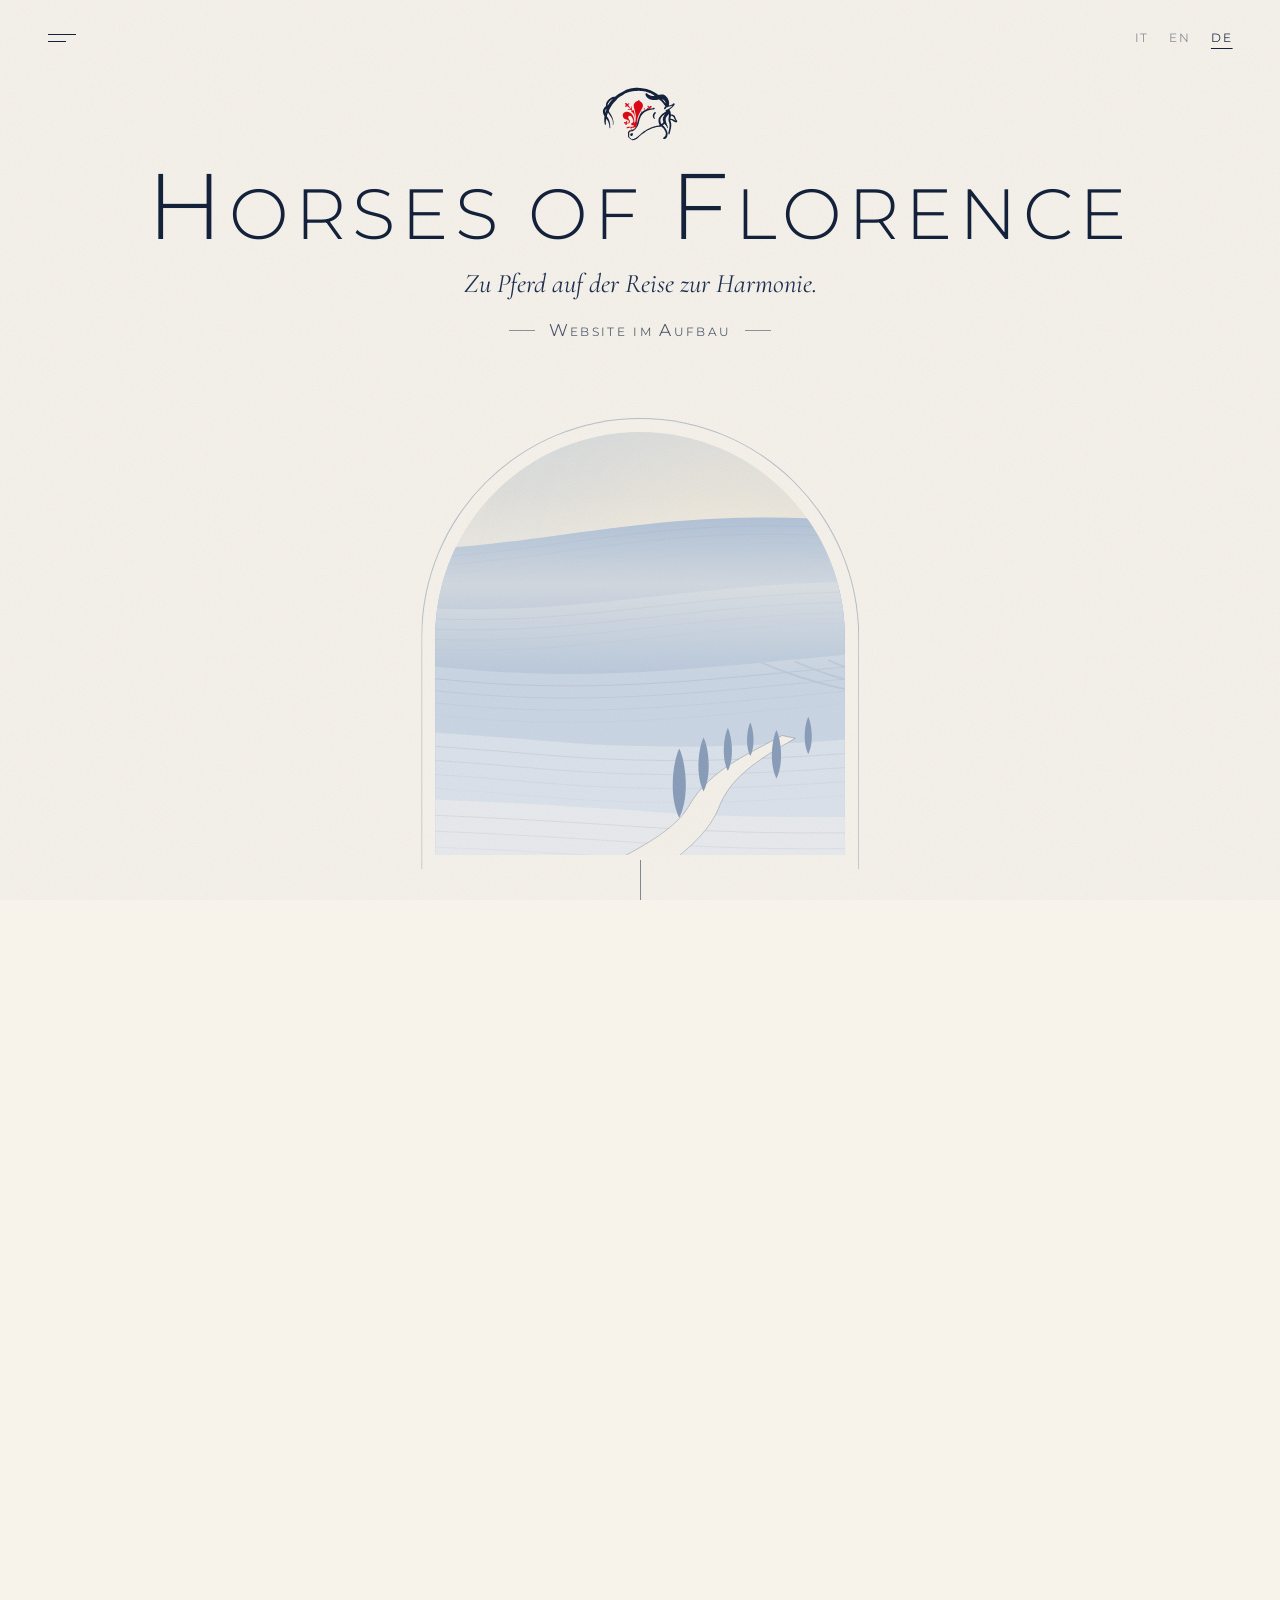
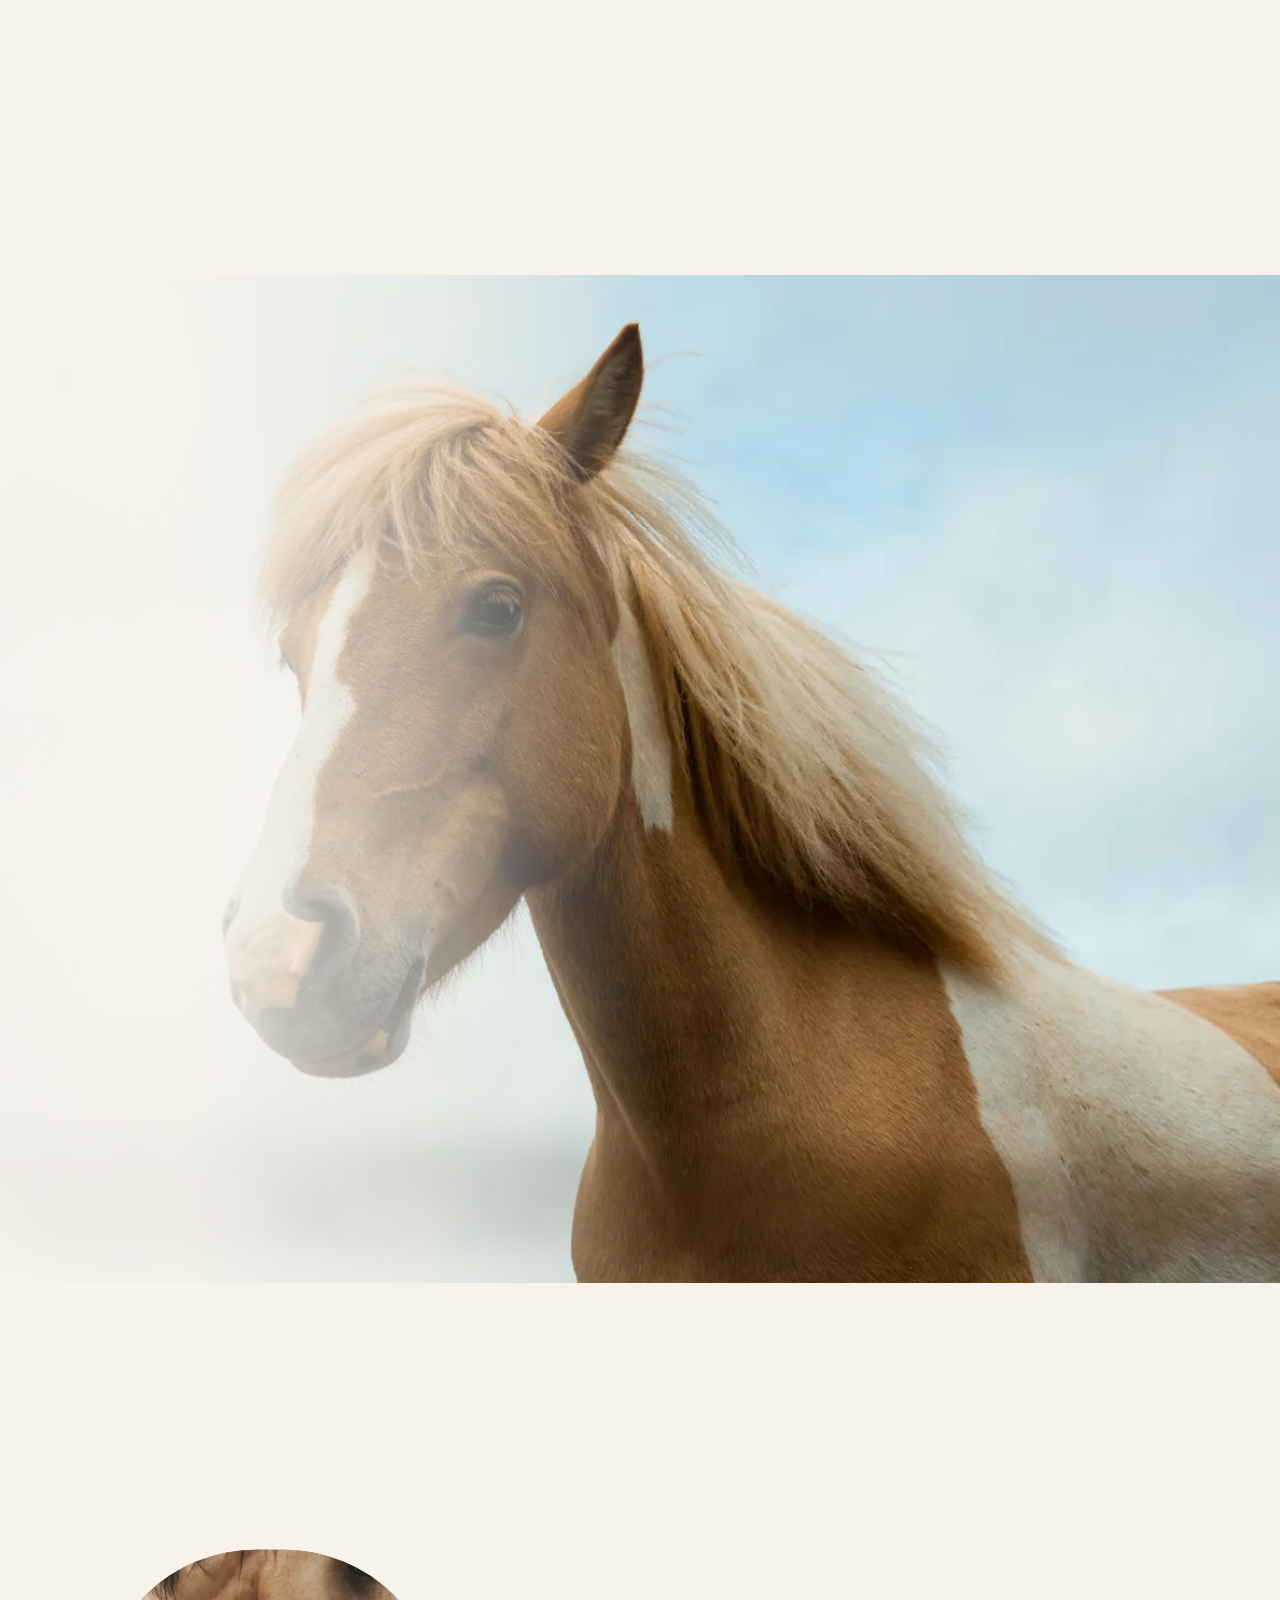
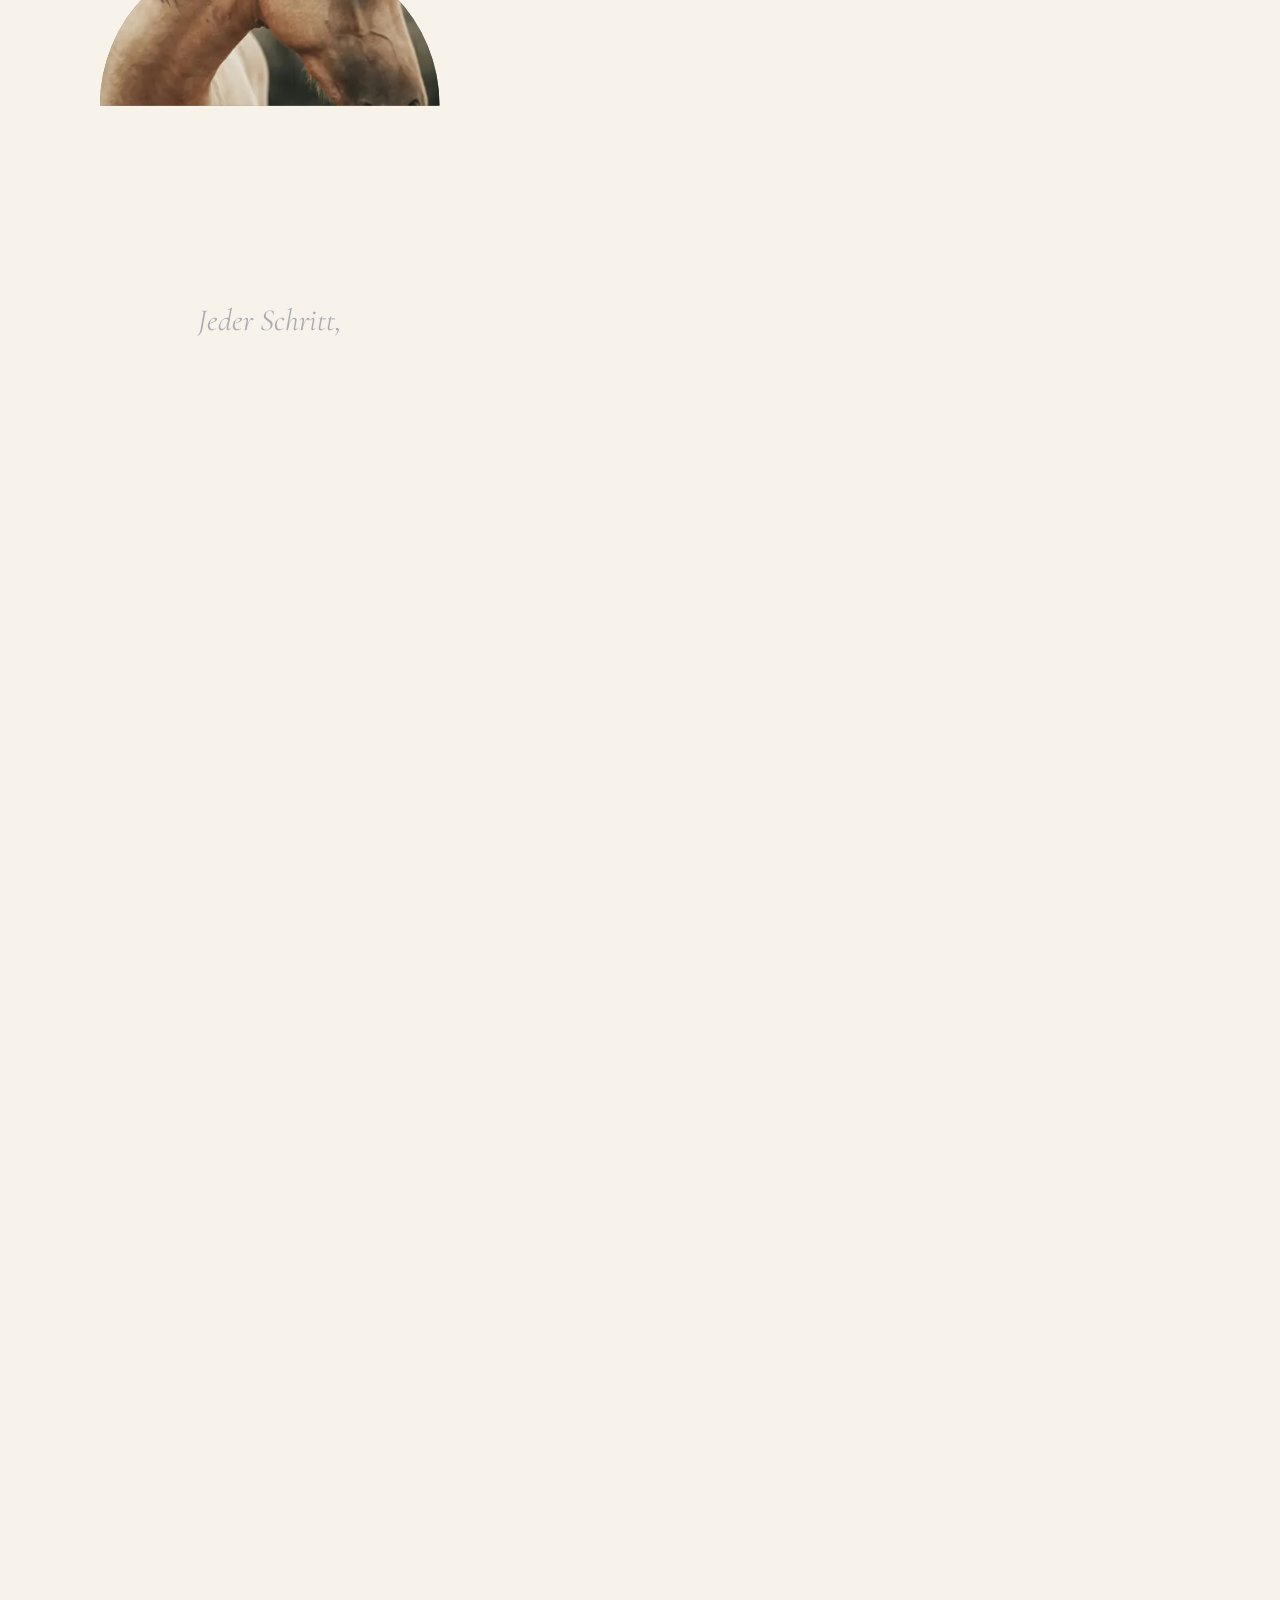
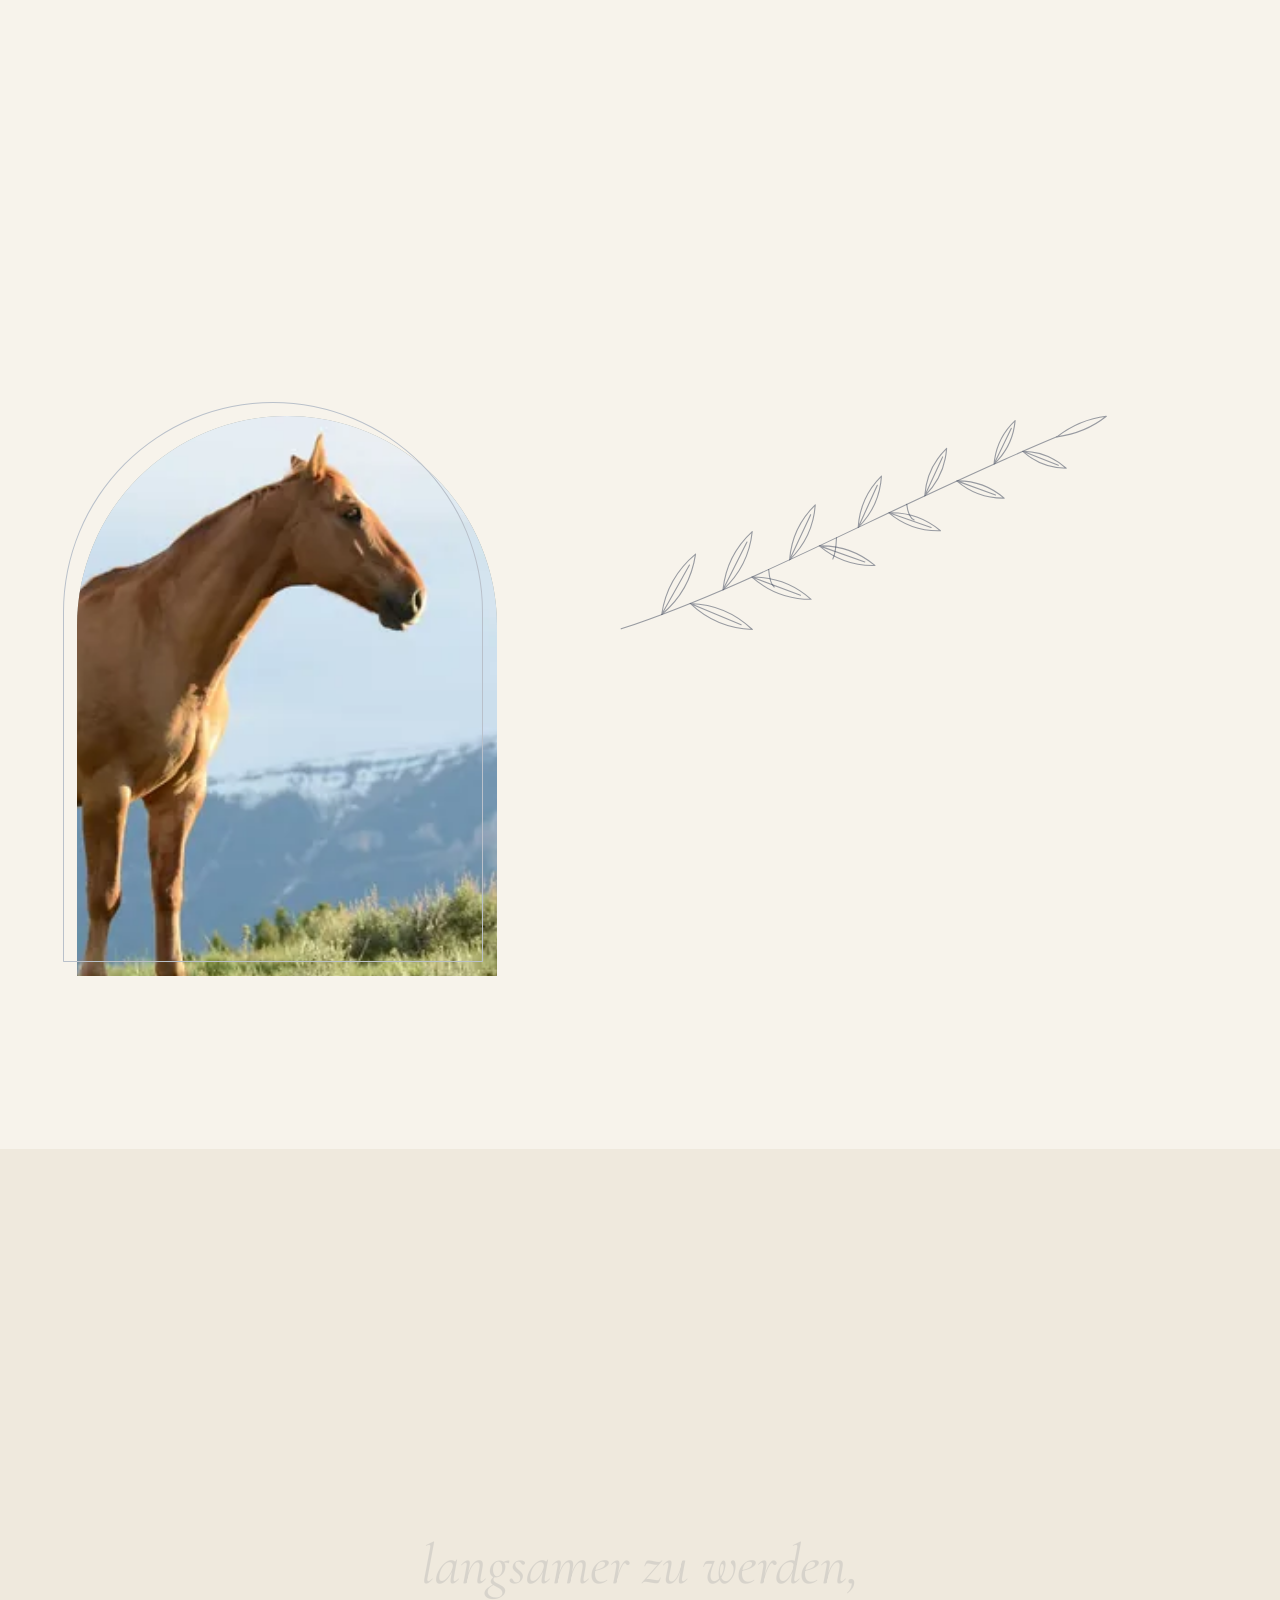
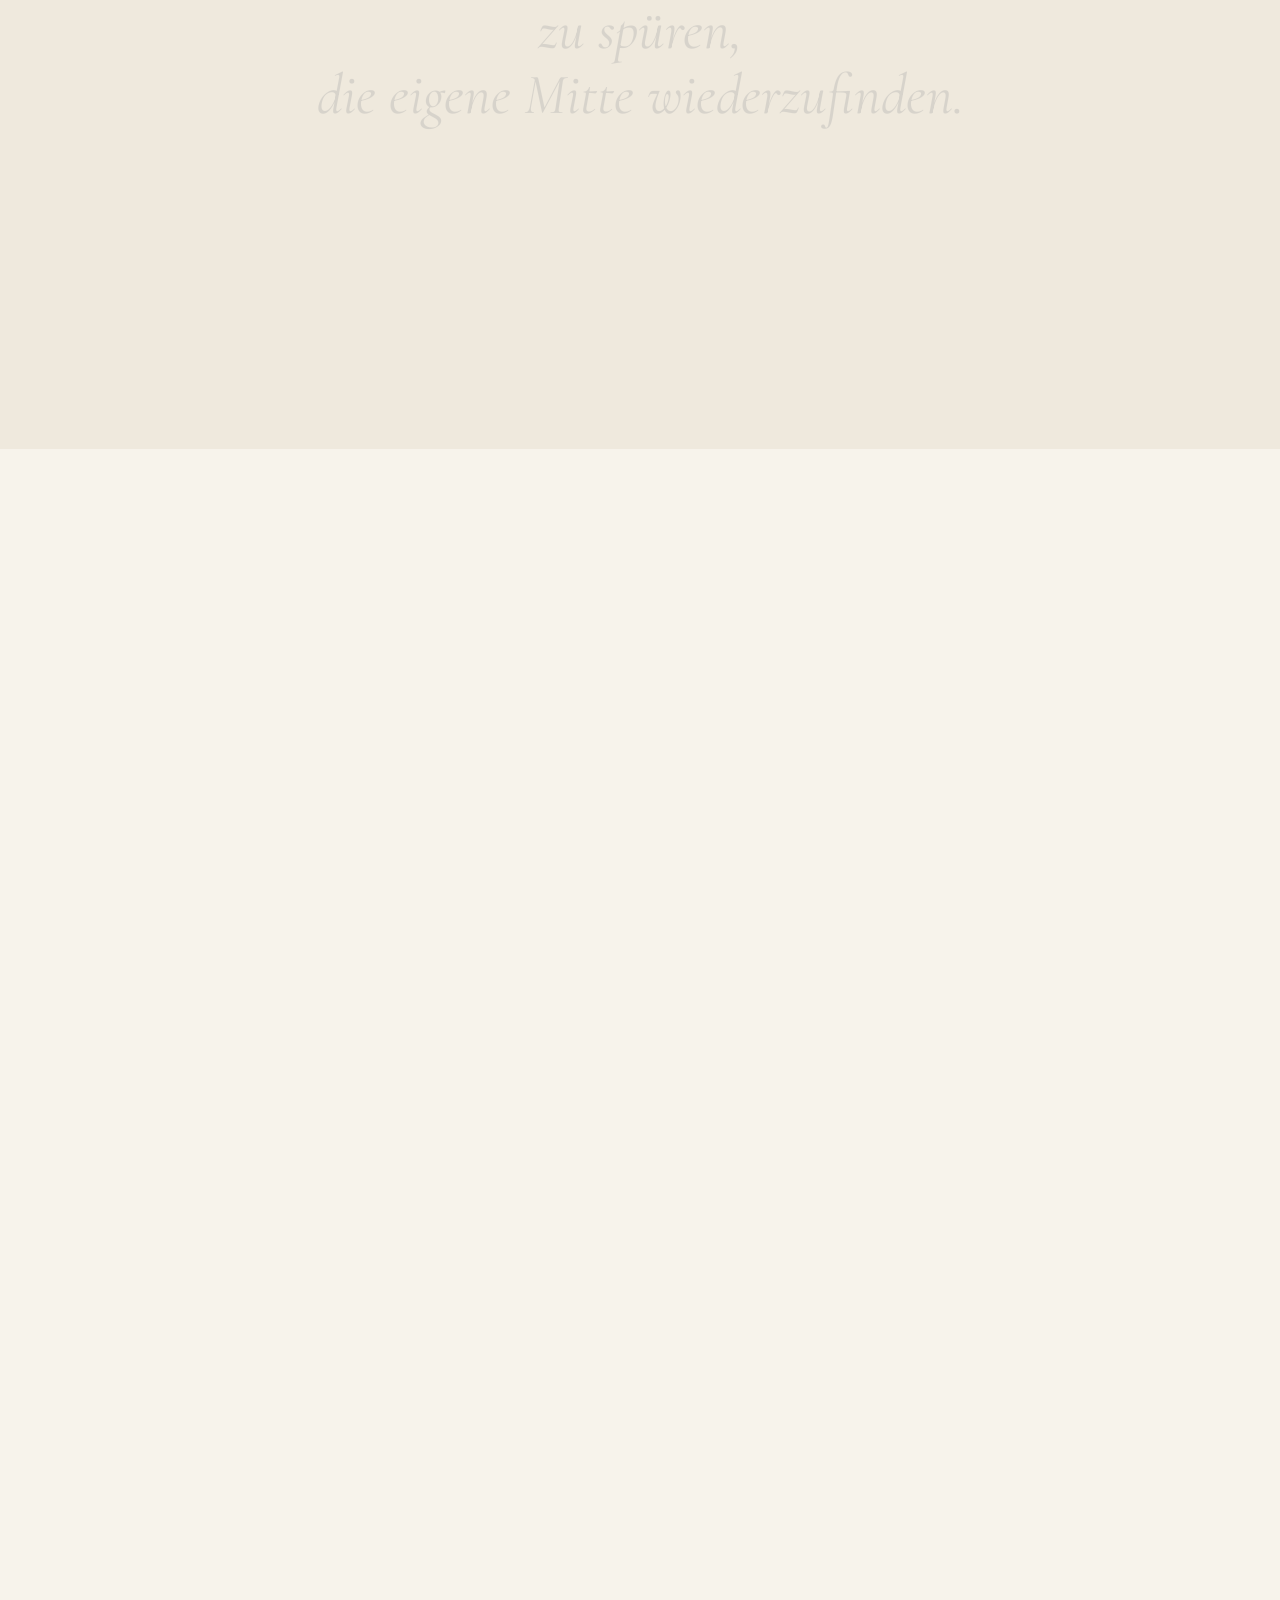
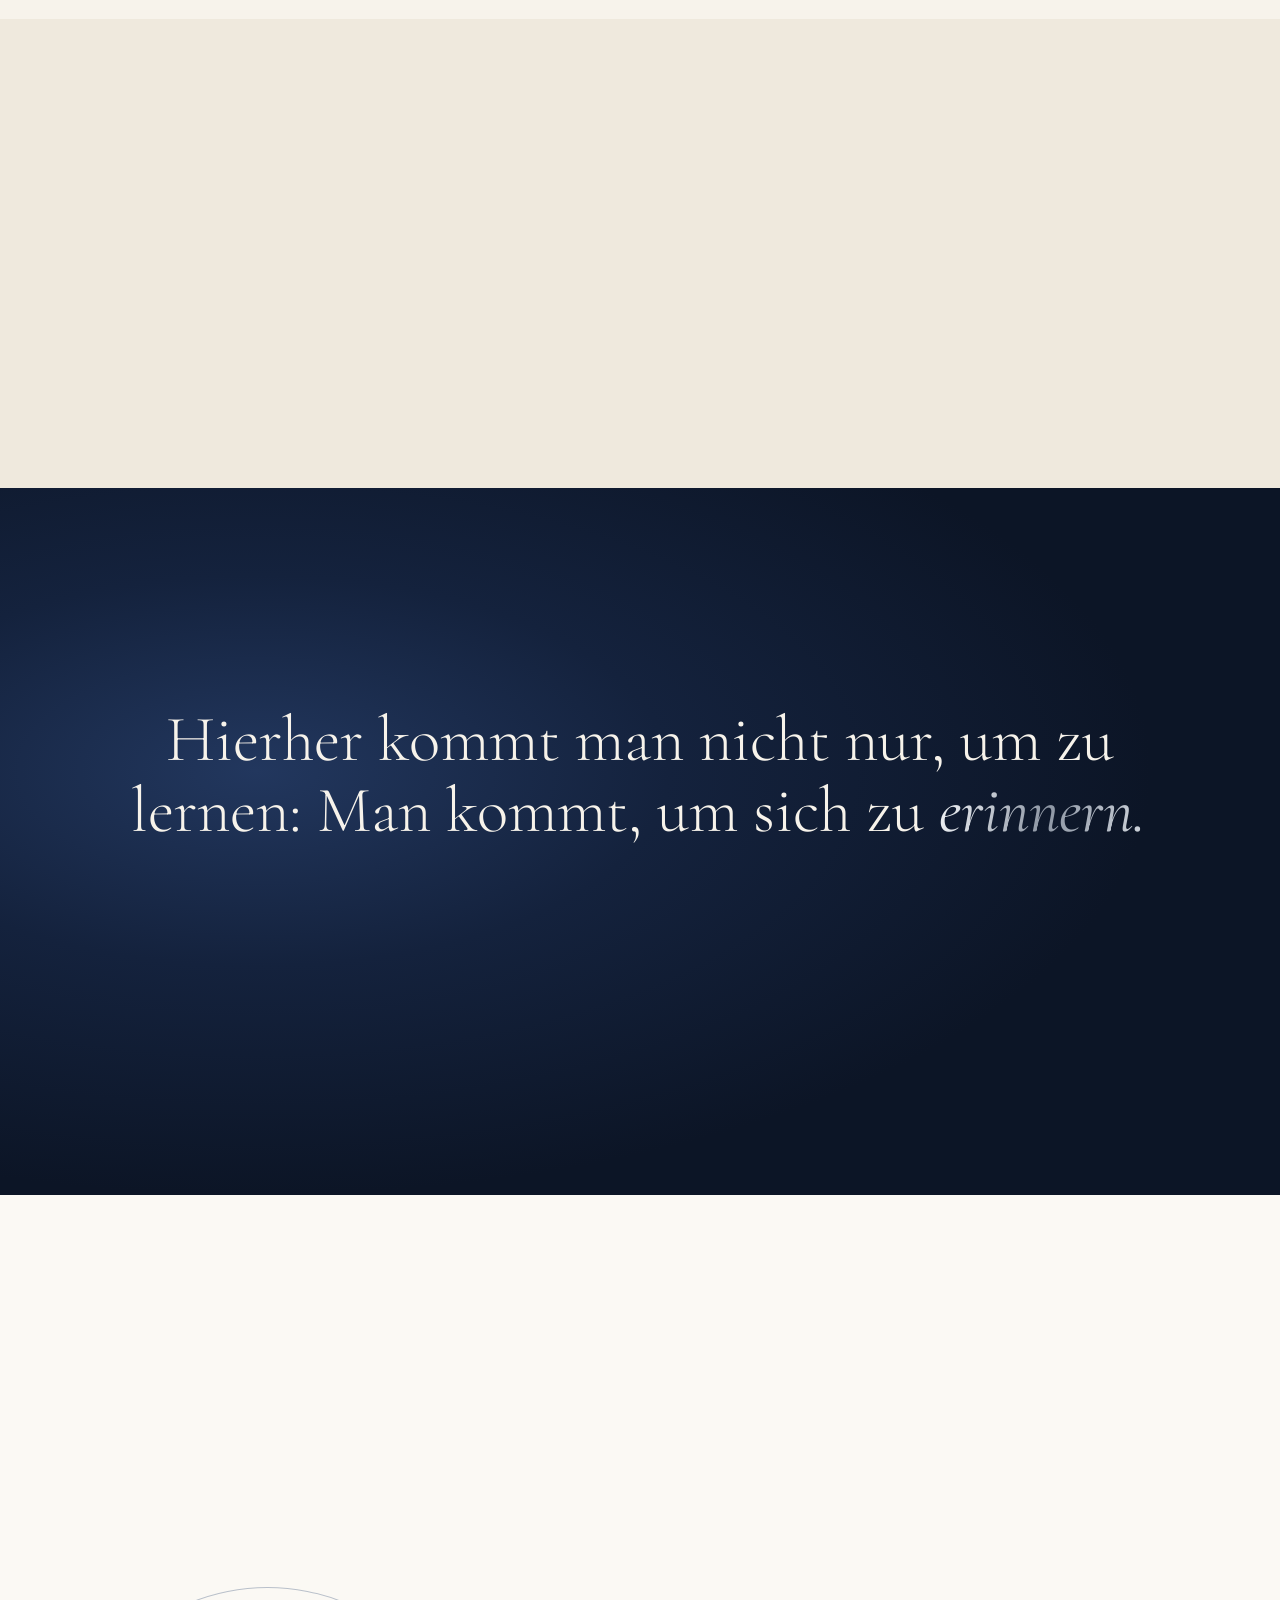
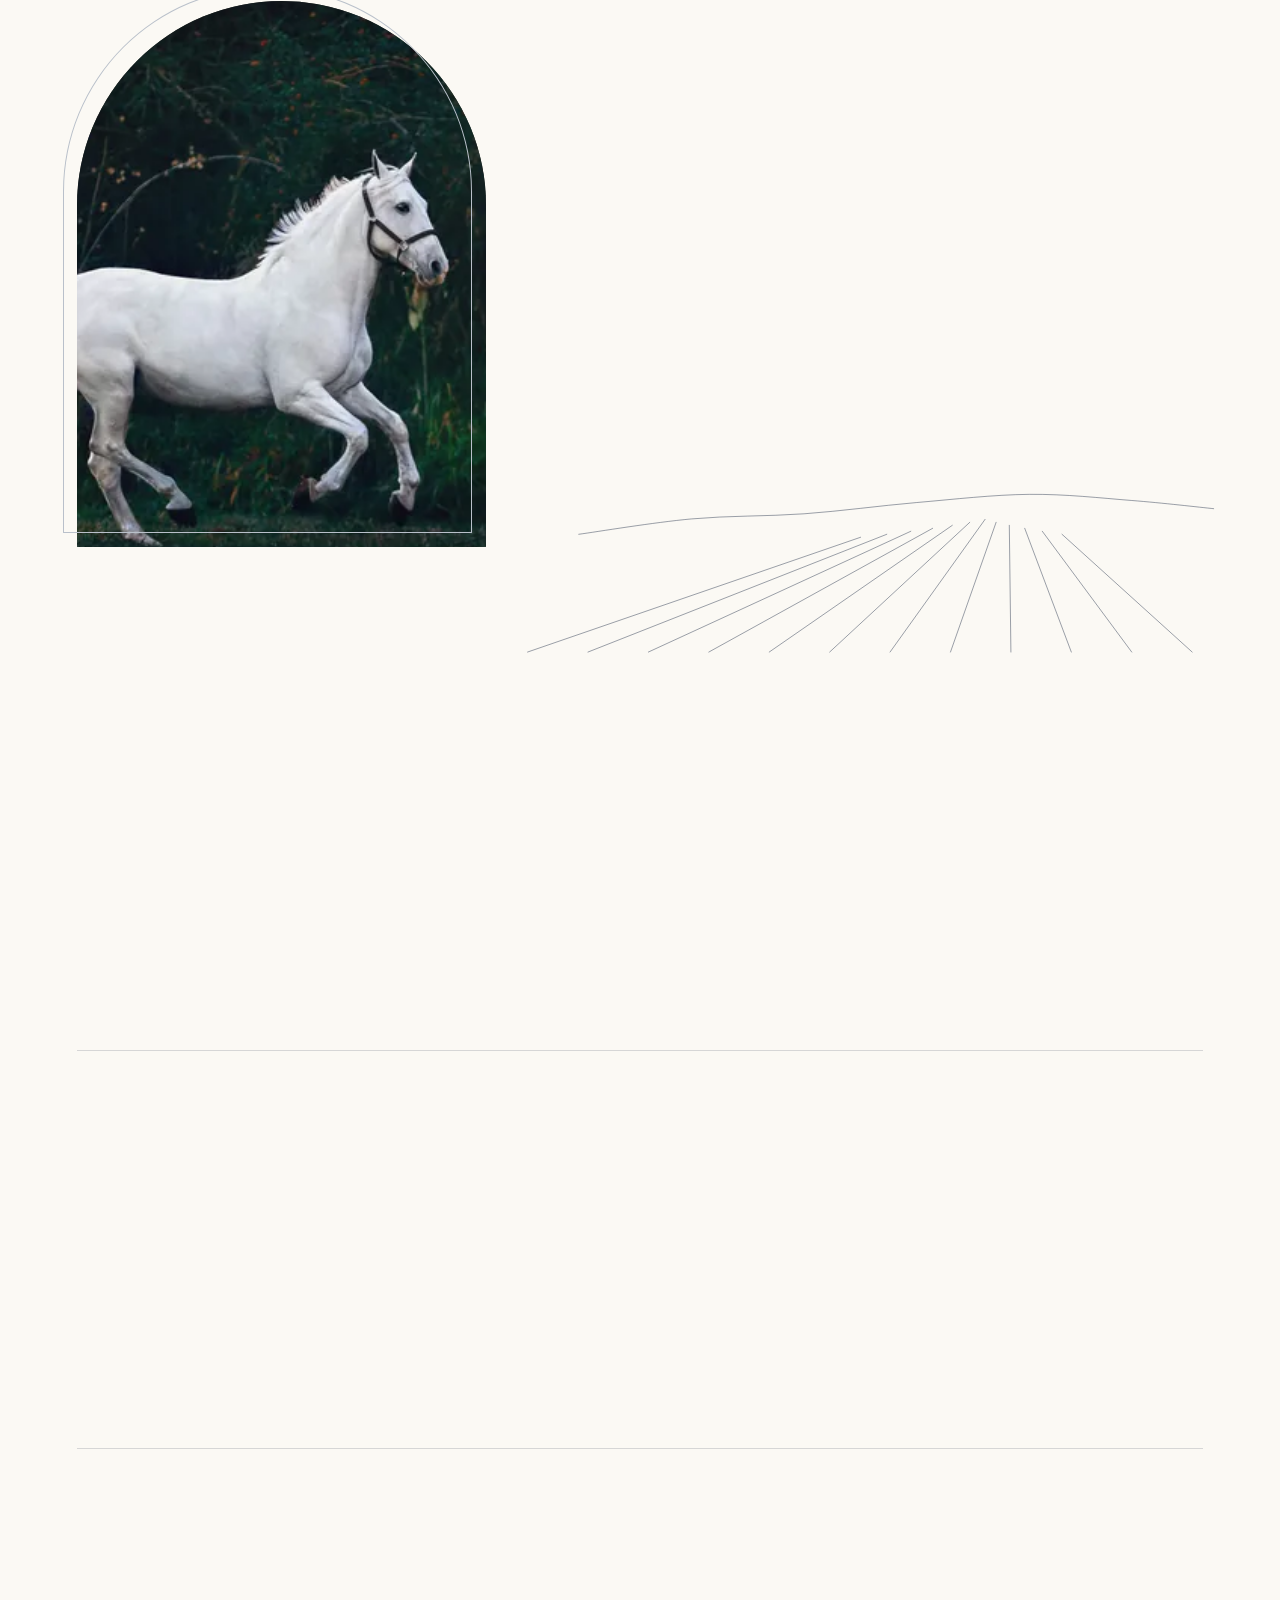
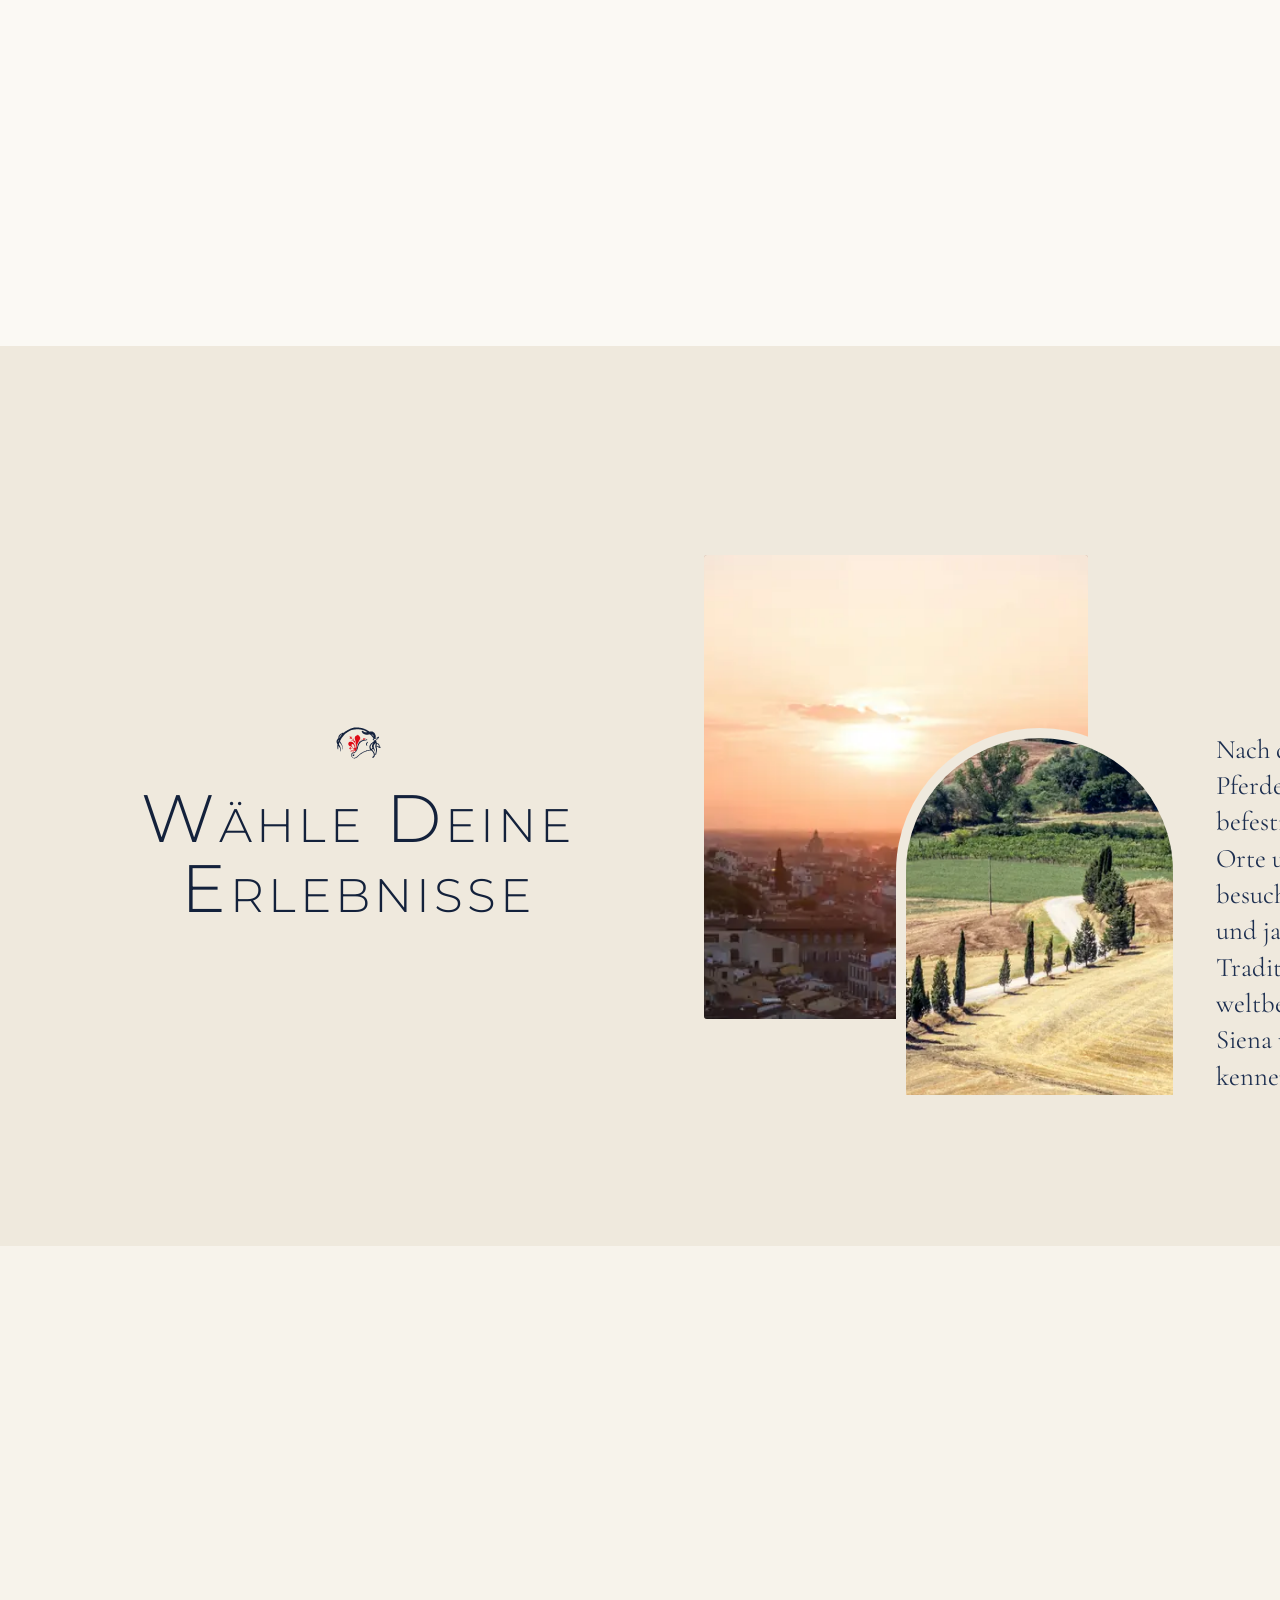
<file: de/index.html>
<!doctype html>
<html lang="de" class="no-js">
<head>
<meta charset="utf-8">
<meta name="viewport" content="width=device-width, initial-scale=1, viewport-fit=cover">
<title>Horses of Florence · Zu Pferd auf der Reise zur Harmonie</title>
<meta name="description" content="Im Herzen des Florentiner Chianti, wo die Luft nach Geschichte duftet und das Licht die für dieses Land typischen Hügel streichelt, entsteht Horses of Florence: Hier ist das Pferd nicht nur Gefährte, sondern Wegweiser.">
<meta name="robots" content="noindex, nofollow">
<meta name="theme-color" content="#f7f3eb">
<meta name="color-scheme" content="light">
<link rel="canonical" href="https://metm98.github.io/HorsesOfFlorence/de/">
<link rel="alternate" hreflang="it" href="https://metm98.github.io/HorsesOfFlorence/">
<link rel="alternate" hreflang="en" href="https://metm98.github.io/HorsesOfFlorence/en/">
<link rel="alternate" hreflang="de" href="https://metm98.github.io/HorsesOfFlorence/de/">
<link rel="alternate" hreflang="x-default" href="https://metm98.github.io/HorsesOfFlorence/">
<meta property="og:type" content="website">
<meta property="og:site_name" content="Horses of Florence">
<meta property="og:title" content="Horses of Florence · Zu Pferd auf der Reise zur Harmonie">
<meta property="og:description" content="Im Herzen des Florentiner Chianti, wo die Luft nach Geschichte duftet und das Licht die für dieses Land typischen Hügel streichelt, entsteht Horses of Florence: Hier ist das Pferd nicht nur Gefährte, sondern Wegweiser.">
<meta property="og:url" content="https://metm98.github.io/HorsesOfFlorence/de/">
<meta property="og:locale" content="de_DE">
<meta property="og:locale:alternate" content="it_IT">
<meta property="og:locale:alternate" content="en_GB">
<meta property="og:image" content="https://metm98.github.io/HorsesOfFlorence/assets/img/brand/og-image.jpg?v=a5177ff8">
<meta property="og:image:width" content="1200">
<meta property="og:image:height" content="630">
<meta property="og:image:alt" content="Horses of Florence. Zu Pferd auf der Reise zur Harmonie.">
<meta name="twitter:card" content="summary_large_image">
<link rel="icon" href="../assets/img/brand/favicon.svg?v=20346423" type="image/svg+xml">
<link rel="icon" type="image/png" sizes="32x32" href="../assets/img/brand/favicon-32.png?v=c790f689">
<link rel="apple-touch-icon" href="../assets/img/brand/apple-touch-icon.png?v=dfd5c25b">
<link rel="manifest" href="../site.webmanifest?v=2aa8934a">
<link rel="preload" href="../assets/fonts/montserrat.woff2" as="font" type="font/woff2" crossorigin>
<link rel="preload" href="../assets/fonts/cormorant-garamond.woff2" as="font" type="font/woff2" crossorigin>
<link rel="preload" href="../assets/fonts/cormorant-garamond-italic.woff2" as="font" type="font/woff2" crossorigin>
<link rel="preload" href="../assets/fonts/jost.woff2" as="font" type="font/woff2" crossorigin>
<link rel="preload" as="image" href="../assets/img/photos/mane-1600.webp" imagesrcset="../assets/img/photos/mane-1024.webp 1024w, ../assets/img/photos/mane-1600.webp 1600w, ../assets/img/photos/mane-2400.webp 2400w" imagesizes="100vw">
<link rel="stylesheet" href="../assets/css/style.css?v=5c49777a">
<script>document.documentElement.classList.replace('no-js','js');if(matchMedia('(prefers-reduced-motion: reduce)').matches)document.documentElement.classList.add('still')</script>
<script type="application/ld+json">
{
  "@context": "https://schema.org",
  "@type": "SportsActivityLocation",
  "name": "Horses of Florence",
  "slogan": "Zu Pferd auf der Reise zur Harmonie.",
  "description": "Im Herzen des Florentiner Chianti, wo die Luft nach Geschichte duftet und das Licht die f\u00fcr dieses Land typischen H\u00fcgel streichelt, entsteht Horses of Florence: Hier ist das Pferd nicht nur Gef\u00e4hrte, sondern Wegweiser.",
  "url": "https://metm98.github.io/HorsesOfFlorence/de/",
"email": "info@horsesofflorence.com",  "image": "https://metm98.github.io/HorsesOfFlorence/assets/img/brand/og-image.jpg?v=a5177ff8",
  "logo": "https://metm98.github.io/HorsesOfFlorence/assets/img/brand/logo.svg?v=d2eac5e4",
  "address": { "@type": "PostalAddress", "addressRegion": "FI", "addressCountry": "IT" }
}
</script>
</head>
<body class="page-home">
<svg xmlns="http://www.w3.org/2000/svg" class="sprite" aria-hidden="true" focusable="false"></svg>
<a class="skip" href="#main">Zum Inhalt springen</a>
<header class="site-header" id="top">
  <button class="menu-btn" type="button" aria-controls="menu" aria-expanded="false" data-open="Menü öffnen" data-close="Menü schließen">
    <span class="menu-btn__lines" aria-hidden="true"></span>
    <span class="sr-only">Menü öffnen</span>
  </button>
  <a class="brand" href="#home" aria-label="Horses of Florence, zurück zum Anfang">
    <img class="brand__mark brand__mark--navy" src="../assets/img/brand/mark-navy.svg?v=14a98627" width="47" height="34" alt="">
    <img class="brand__mark brand__mark--ivory" src="../assets/img/brand/mark-ivory.svg?v=e7610d0f" width="47" height="34" alt="">
    <span class="wordmark brand__name"><span>H</span>orses of <span>F</span>lorence</span>
  </a>
  <ul class="langs" aria-label="Sprache">
    <li><a href="../" hreflang="it" lang="it">IT</a></li>
    <li><a href="../en/" hreflang="en" lang="en">EN</a></li>
    <li><a href="../de/" hreflang="de" lang="de" aria-current="true">DE</a></li>
  </ul>
</header>
<nav class="menu" id="menu" aria-label="Menu">
  <div class="menu__inner">
    <ol class="menu__list">
      <li><a href="#home">Home</a></li>
      <li><a href="#noi-per-voi">Wir für Euch</a></li>
      <li><a href="#esperienze">Wähle Deine Erlebnisse</a></li>
      <li><a href="#contatti">Kontakt</a></li>
      <li class="menu__apparel"><a href="#contatti">Trage unsere Philosophie</a></li>
    </ol>
    <p class="menu__tagline">Zu Pferd auf der Reise zur Harmonie.</p>
  </div>
  <svg class="menu__land" viewBox="0 0 1600 260" preserveAspectRatio="none" aria-hidden="true" focusable="false">
    <path d="M0 120C200 80 420 96 620 116S1040 70 1260 84 1520 112 1600 104V260H0Z" fill="#dfe6ee"/>
    <path d="M0 176C260 148 520 160 780 178S1300 146 1600 158V260H0Z" fill="#eaeef2"/>
    <path d="M0 226C320 210 700 220 1020 232S1420 220 1600 224V260H0Z" fill="#f7f3eb"/>
  </svg>
</nav>
<main id="main">
  <section class="scene hero" id="home" data-scene data-tone="light" style="--len:280" aria-labelledby="hero-title">
    <div class="scene__sticky hero__stage">
      <div class="hero__land" aria-hidden="true">
        <div class="hero__sun"></div>
        <svg class="hero__clouds" viewBox="0 0 1600 500" preserveAspectRatio="xMidYMid slice" focusable="false">
          <path d="M120 122q170-6 340 0M210 138q210-8 420 0M980 94q150-5 300 0M1040 110q210-7 420 0M1180 126q110-4 220 0M520 212q130-5 260 0M600 228q190-6 380 0M1260 252q120-4 240 0"/>
        </svg>
        <svg class="hero__hills" viewBox="0 380 1600 520" preserveAspectRatio="xMidYMax slice" focusable="false">
          <defs>
<clipPath id="hc1"><path d="M0 540C150 505 300 500 450 520C600 540 720 500 880 492C1040 484 1180 515 1340 505C1460 497 1540 502 1600 508V900H0Z"/></clipPath><clipPath id="hc2"><path d="M0 590C180 560 340 566 520 584C700 602 820 566 1000 560C1180 554 1320 578 1460 570C1540 566 1580 568 1600 570V900H0Z"/></clipPath><clipPath id="hc3"><path d="M0 655C220 622 400 632 600 652C800 672 960 636 1160 628C1340 621 1480 640 1600 634V900H0Z"/></clipPath><clipPath id="hc4"><path d="M0 728C240 700 470 710 700 730C930 750 1120 712 1340 708C1460 706 1550 712 1600 716V900H0Z"/></clipPath><clipPath id="hc5"><path d="M0 805C280 776 560 788 820 806C1080 824 1340 790 1600 796V900H0Z"/></clipPath><clipPath id="hc6"><path d="M0 862C360 846 760 856 1100 868C1320 876 1480 866 1600 862V900H0Z"/></clipPath>          </defs>
          <g class="hl hl--1">
            <path d="M0 540C150 505 300 500 450 520C600 540 720 500 880 492C1040 484 1180 515 1340 505C1460 497 1540 502 1600 508V900H0Z"/>
            <g class="hl__etch" clip-path="url(#hc1)">
<path d="M0 540C150 505 300 500 450 520C600 540 720 500 880 492C1040 484 1180 515 1340 505C1460 497 1540 502 1600 508" transform="translate(0 9)" style="opacity:0.80"/><path d="M0 540C150 505 300 500 450 520C600 540 720 500 880 492C1040 484 1180 515 1340 505C1460 497 1540 502 1600 508" transform="translate(0 18)" style="opacity:0.60"/><path d="M0 540C150 505 300 500 450 520C600 540 720 500 880 492C1040 484 1180 515 1340 505C1460 497 1540 502 1600 508" transform="translate(0 27)" style="opacity:0.40"/><path d="M0 540C150 505 300 500 450 520C600 540 720 500 880 492C1040 484 1180 515 1340 505C1460 497 1540 502 1600 508" transform="translate(0 36)" style="opacity:0.20"/>            </g>
          </g>
          <g class="hl hl--2">
            <path d="M0 590C180 560 340 566 520 584C700 602 820 566 1000 560C1180 554 1320 578 1460 570C1540 566 1580 568 1600 570V900H0Z"/>
            <g class="hl__etch" clip-path="url(#hc2)">
<path d="M0 590C180 560 340 566 520 584C700 602 820 566 1000 560C1180 554 1320 578 1460 570C1540 566 1580 568 1600 570" transform="translate(0 11)" style="opacity:0.80"/><path d="M0 590C180 560 340 566 520 584C700 602 820 566 1000 560C1180 554 1320 578 1460 570C1540 566 1580 568 1600 570" transform="translate(0 22)" style="opacity:0.60"/><path d="M0 590C180 560 340 566 520 584C700 602 820 566 1000 560C1180 554 1320 578 1460 570C1540 566 1580 568 1600 570" transform="translate(0 33)" style="opacity:0.40"/><path d="M0 590C180 560 340 566 520 584C700 602 820 566 1000 560C1180 554 1320 578 1460 570C1540 566 1580 568 1600 570" transform="translate(0 44)" style="opacity:0.20"/>            </g>
            <g class="hl__trees">
              <path d="M1176 566h40v-15l-20-12-20 12z"/><path d="M1216 566h22v-10l-11-7-11 7z"/>
<path class="" d="M1250 568.0C1243.6 555.2 1246.5 535.2 1250 528.0C1253.5 535.2 1256.4 555.2 1250 568.0Z"/><path class="" d="M1265 567.6C1257.5 552.6 1260.9 529.1 1265 520.6C1269.1 529.1 1272.5 552.6 1265 567.6Z"/><path class="" d="M1280 567.2C1271.4 549.9 1275.2 522.9 1280 513.2C1284.8 522.9 1288.6 549.9 1280 567.2Z"/><path class="" d="M1295 566.8C1288.6 554.0 1291.5 534.0 1295 526.8C1298.5 534.0 1301.4 554.0 1295 566.8Z"/><path class="" d="M1310 566.4C1302.5 551.4 1305.9 527.9 1310 519.4C1314.1 527.9 1317.5 551.4 1310 566.4Z"/><path class="" d="M1325 566.0C1316.4 548.7 1320.2 521.7 1325 512.0C1329.8 521.7 1333.6 548.7 1325 566.0Z"/><path class="" d="M1150 568.0C1145.2 558.4 1147.4 543.4 1150 538.0C1152.6 543.4 1154.8 558.4 1150 568.0Z"/><path class="" d="M1136 568.8C1129.9 556.6 1132.7 537.6 1136 530.8C1139.3 537.6 1142.1 556.6 1136 568.8Z"/><path class="" d="M1122 569.6C1117.2 560.0 1119.4 545.0 1122 539.6C1124.6 545.0 1126.8 560.0 1122 569.6Z"/>            </g>
          </g>
          <g class="hl hl--3">
            <path d="M0 655C220 622 400 632 600 652C800 672 960 636 1160 628C1340 621 1480 640 1600 634V900H0Z"/>
            <g class="hl__etch" clip-path="url(#hc3)">
<path d="M0 655C220 622 400 632 600 652C800 672 960 636 1160 628C1340 621 1480 640 1600 634" transform="translate(0 13)" style="opacity:0.80"/><path d="M0 655C220 622 400 632 600 652C800 672 960 636 1160 628C1340 621 1480 640 1600 634" transform="translate(0 26)" style="opacity:0.60"/><path d="M0 655C220 622 400 632 600 652C800 672 960 636 1160 628C1340 621 1480 640 1600 634" transform="translate(0 39)" style="opacity:0.40"/><path d="M0 655C220 622 400 632 600 652C800 672 960 636 1160 628C1340 621 1480 640 1600 634" transform="translate(0 52)" style="opacity:0.20"/>            </g>
            <g class="hl__vines"><path d="M930 646.0q40 18 96 30"/><path d="M966 644.8q40 18 96 30"/><path d="M1002 643.6q40 18 96 30"/><path d="M1038 642.4q40 18 96 30"/><path d="M1074 641.2q40 18 96 30"/><path d="M1110 640.0q40 18 96 30"/><path d="M1146 638.8q40 18 96 30"/><path d="M1182 637.6q40 18 96 30"/><path d="M1218 636.4q40 18 96 30"/><path d="M1254 635.2q40 18 96 30"/><path d="M1290 634.0q40 18 96 30"/><path d="M1326 632.8q40 18 96 30"/><path d="M1362 631.6q40 18 96 30"/></g>
            <g class="hl__trees"><path class="" d="M230 640.0C222.0 624.0 225.6 599.0 230 590.0C234.4 599.0 238.0 624.0 230 640.0Z"/><path class="" d="M254 638.4C244.6 619.5 248.8 590.0 254 579.4C259.2 590.0 263.4 619.5 254 638.4Z"/><path class="" d="M278 636.8C267.1 615.0 272.0 581.0 278 568.8C284.0 581.0 288.9 615.0 278 636.8Z"/><path class="" d="M302 635.2C294.0 619.2 297.6 594.2 302 585.2C306.4 594.2 310.0 619.2 302 635.2Z"/><path class="" d="M326 633.6C316.6 614.7 320.8 585.2 326 574.6C331.2 585.2 335.4 614.7 326 633.6Z"/><path class="" d="M350 632.0C339.1 610.2 344.0 576.2 350 564.0C356.0 576.2 360.9 610.2 350 632.0Z"/><path class="" d="M374 630.4C366.0 614.4 369.6 589.4 374 580.4C378.4 589.4 382.0 614.4 374 630.4Z"/><path class="" d="M398 628.8C388.6 609.9 392.8 580.4 398 569.8C403.2 580.4 407.4 609.9 398 628.8Z"/><path class="" d="M422 627.2C411.1 605.4 416.0 571.4 422 559.2C428.0 571.4 432.9 605.4 422 627.2Z"/></g>
            <path class="hl__ink" pathLength="1" d="M40 648C220 624 400 632 600 652S880 650 1000 636"/>
          </g>
          <g class="hl hl--4">
            <path d="M0 728C240 700 470 710 700 730C930 750 1120 712 1340 708C1460 706 1550 712 1600 716V900H0Z"/>
            <g class="hl__etch" clip-path="url(#hc4)">
<path d="M0 728C240 700 470 710 700 730C930 750 1120 712 1340 708C1460 706 1550 712 1600 716" transform="translate(0 15)" style="opacity:0.80"/><path d="M0 728C240 700 470 710 700 730C930 750 1120 712 1340 708C1460 706 1550 712 1600 716" transform="translate(0 30)" style="opacity:0.60"/><path d="M0 728C240 700 470 710 700 730C930 750 1120 712 1340 708C1460 706 1550 712 1600 716" transform="translate(0 45)" style="opacity:0.40"/><path d="M0 728C240 700 470 710 700 730C930 750 1120 712 1340 708C1460 706 1550 712 1600 716" transform="translate(0 60)" style="opacity:0.20"/>            </g>
            <g class="hl__trees">
<path class="" d="M93.0 722a17 13.6 0 1 1 34 0zM110 722v11.9" /><path class="" d="M145.0 716a17 13.6 0 1 1 34 0zM162 716v11.9" /><path class="" d="M197.0 722a17 13.6 0 1 1 34 0zM214 722v11.9" /><path class="" d="M249.0 716a17 13.6 0 1 1 34 0zM266 716v11.9" /><path class="" d="M301.0 722a17 13.6 0 1 1 34 0zM318 722v11.9" /><path class="" d="M353.0 716a17 13.6 0 1 1 34 0zM370 716v11.9" /><path class="" d="M1366.0 712a14 11.2 0 1 1 28 0zM1380 712v9.8" /><path class="" d="M1412.0 717a14 11.2 0 1 1 28 0zM1426 717v9.8" /><path class="" d="M1458.0 712a14 11.2 0 1 1 28 0zM1472 712v9.8" /><path class="" d="M1504.0 717a14 11.2 0 1 1 28 0zM1518 717v9.8" /><path class="" d="M1550.0 712a14 11.2 0 1 1 28 0zM1564 712v9.8" />            </g>
            <path class="hl__ink" pathLength="1" d="M1040 716C1180 708 1320 706 1520 712"/>
          </g>
          <g class="hl hl--5">
            <path d="M0 805C280 776 560 788 820 806C1080 824 1340 790 1600 796V900H0Z"/>
            <g class="hl__etch" clip-path="url(#hc5)">
<path d="M0 805C280 776 560 788 820 806C1080 824 1340 790 1600 796" transform="translate(0 17)" style="opacity:0.80"/><path d="M0 805C280 776 560 788 820 806C1080 824 1340 790 1600 796" transform="translate(0 34)" style="opacity:0.60"/><path d="M0 805C280 776 560 788 820 806C1080 824 1340 790 1600 796" transform="translate(0 51)" style="opacity:0.40"/><path d="M0 805C280 776 560 788 820 806C1080 824 1340 790 1600 796" transform="translate(0 68)" style="opacity:0.20"/>            </g>
            <path class="hl__road" d="M690 900C752 866 830 838 852 800C874 760 920 742 952 724L966 727C936 745 898 764 884 802C866 846 808 872 786 900Z"/>
            <g class="hl__trees hl__trees--near">
              <path class="" d="M842 812C830.2 788.3 835.5 751.3 842 738.0C848.5 751.3 853.8 788.3 842 812Z"/><path class="" d="M868 784C858.7 765.4 862.9 736.4 868 726.0C873.1 736.4 877.3 765.4 868 784Z"/><path class="" d="M894 762C886.6 747.3 890.0 724.3 894 716.0C898.0 724.3 901.4 747.3 894 762Z"/><path class="" d="M918 746C912.2 734.5 914.8 716.5 918 710.0C921.2 716.5 923.8 734.5 918 746Z"/>
              <path class="" d="M980 744C973.6 731.2 976.5 711.2 980 704.0C983.5 711.2 986.4 731.2 980 744Z"/><path class="" d="M946 770C937.7 753.4 941.4 727.4 946 718.0C950.6 727.4 954.3 753.4 946 770Z"/>
            </g>
          </g>
          <g class="hl hl--6">
            <path d="M0 862C360 846 760 856 1100 868C1320 876 1480 866 1600 862V900H0Z"/>
          </g>
        </svg>
        <div class="hero__mist"></div>
      </div>
      <div class="hero__title">
        <img class="hero__mark" src="../assets/img/brand/mark-navy.svg?v=14a98627" width="103" height="74" alt="">
        <h1 id="hero-title"><span class="wordmark hero__name"><span>H</span>orses of<br class="wordmark__br"> <span>F</span>lorence</span></h1>
        <p class="hero__tagline">Zu Pferd auf der Reise zur Harmonie.</p>
<p class="hero__notice">Website im Aufbau</p>      </div>
      <p class="hero__intro">
<span class="w" style="--s:0.500">Im</span> <span class="w" style="--s:0.511">Herzen</span> <span class="w" style="--s:0.521">des</span> <span class="w" style="--s:0.532">Florentiner</span> <span class="w" style="--s:0.542">Chianti,</span> <span class="w" style="--s:0.553">wo</span> <span class="w" style="--s:0.564">die</span> <span class="w" style="--s:0.574">Luft</span> <span class="w" style="--s:0.585">nach</span> <span class="w" style="--s:0.595">Geschichte</span> <span class="w" style="--s:0.606">duftet</span> <span class="w" style="--s:0.616">und</span> <span class="w" style="--s:0.627">das</span> <span class="w" style="--s:0.638">Licht</span> <span class="w" style="--s:0.648">die</span> <span class="w" style="--s:0.659">für</span> <span class="w" style="--s:0.669">dieses</span> <span class="w" style="--s:0.680">Land</span> <span class="w" style="--s:0.691">typischen</span> <span class="w" style="--s:0.701">Hügel</span> <span class="w" style="--s:0.712">streichelt,</span> <span class="w" style="--s:0.722">entsteht</span> <span class="w" style="--s:0.733">Horses</span> <span class="w" style="--s:0.744">of</span> <span class="w" style="--s:0.754">Florence:</span> <span class="w" style="--s:0.765">Hier</span> <span class="w" style="--s:0.775">ist</span> <span class="w" style="--s:0.786">das</span> <span class="w" style="--s:0.796">Pferd</span> <span class="w" style="--s:0.807">nicht</span> <span class="w" style="--s:0.818">nur</span> <span class="w" style="--s:0.828">Gefährte,</span> <span class="w" style="--s:0.839">sondern</span> <span class="w" style="--s:0.849">Wegweiser.</span>       </p>
      <span class="hero__cue" aria-hidden="true"></span>
    </div>
  </section>
  <section class="bridge" data-tone="light" aria-label="Eine Brücke">
    <div class="wrap">
      <p class="bridge__lead" data-view>Eine Brücke</p>
      <ul class="bridge__rows">
        <li class="bridge__row" data-view>
          <span class="bridge__a">zwischen der Erde</span>
          <svg class="bridge__arc" viewBox="0 0 400 140" preserveAspectRatio="none" aria-hidden="true" focusable="false">
            <path pathLength="1" d="M6 132C70 20 330 20 394 132"/>
            <path pathLength="1" class="bridge__arc--inner" d="M40 132C96 52 304 52 360 132"/>
            <path pathLength="1" class="bridge__deck" d="M0 132H400"/>
          </svg>
          <span class="bridge__b">und dem Inneren,</span>
        </li>
        <li class="bridge__row" data-view>
          <span class="bridge__a">zwischen der Bewegung</span>
          <svg class="bridge__arc" viewBox="0 0 400 140" preserveAspectRatio="none" aria-hidden="true" focusable="false">
            <path pathLength="1" d="M6 132C70 20 330 20 394 132"/>
            <path pathLength="1" class="bridge__arc--inner" d="M40 132C96 52 304 52 360 132"/>
            <path pathLength="1" class="bridge__deck" d="M0 132H400"/>
          </svg>
          <span class="bridge__b">und der Stille,</span>
        </li>
        <li class="bridge__row" data-view>
          <span class="bridge__a">zwischen dem, was wir sind,</span>
          <svg class="bridge__arc" viewBox="0 0 400 140" preserveAspectRatio="none" aria-hidden="true" focusable="false">
            <path pathLength="1" d="M6 132C70 20 330 20 394 132"/>
            <path pathLength="1" class="bridge__arc--inner" d="M40 132C96 52 304 52 360 132"/>
            <path pathLength="1" class="bridge__deck" d="M0 132H400"/>
          </svg>
          <span class="bridge__b">und dem, was wir werden können.</span>
        </li>
      </ul>
    </div>
  </section>
  <section class="gates" data-view data-tone="light">
    <div class="gates__media"><img class="gates__img" src="../assets/img/photos/mane-1024.webp" srcset="../assets/img/photos/mane-640.webp 640w, ../assets/img/photos/mane-1024.webp 1024w, ../assets/img/photos/mane-1600.webp 1600w, ../assets/img/photos/mane-2400.webp 2400w" sizes="100vw" width="1600" height="1067" alt="Fuchsfarbenes Pferd mit heller, vom Wind bewegter Mähne vor einem zartblauen Himmel" loading="lazy" decoding="async" style="background-color:#adb0aa">
</div>
    <div class="gates__veil" aria-hidden="true"></div>
    <div class="wrap gates__inner">
      <p class="gates__text">Hier, vor den Toren von Florenz, wird die Begegnung mit dem Pferd zu einer Erfahrung, die verwandelt.</p>
    </div>
  </section>
  <section class="scene moments" data-scene data-tone="light" style="--len:240">
    <div class="scene__sticky moments__stage">
      <ul class="moments__panels">
        <li class="moments__item moments__item--1" style="--i:0">
          <div class="moments__panel"><img class="moments__img" src="../assets/img/photos/buckskin-1024.webp" srcset="../assets/img/photos/buckskin-640.webp 640w, ../assets/img/photos/buckskin-1024.webp 1024w, ../assets/img/photos/buckskin-1600.webp 1600w" sizes="(min-width: 900px) 28vw, 32vw" width="1600" height="2000" alt="" loading="lazy" decoding="async" style="background-color:#8f8273">
</div>
          <p class="moments__word">Jeder Schritt,</p>
        </li>
        <li class="moments__item moments__item--2" style="--i:1">
          <div class="moments__panel"><img class="moments__img" src="../assets/img/photos/gaze-1024.webp" srcset="../assets/img/photos/gaze-640.webp 640w, ../assets/img/photos/gaze-1024.webp 1024w, ../assets/img/photos/gaze-1600.webp 1600w" sizes="(min-width: 900px) 28vw, 32vw" width="1600" height="2400" alt="" loading="lazy" decoding="async" style="background-color:#664f35">
</div>
          <p class="moments__word">jeder Blick,</p>
        </li>
        <li class="moments__item moments__item--3" style="--i:2">
          <div class="moments__panel"><img class="moments__img" src="../assets/img/photos/bay-1024.webp" srcset="../assets/img/photos/bay-640.webp 640w, ../assets/img/photos/bay-1024.webp 1024w, ../assets/img/photos/bay-1600.webp 1600w" sizes="(min-width: 900px) 28vw, 32vw" width="1600" height="2400" alt="" loading="lazy" decoding="async" style="background-color:#251911">
</div>
          <p class="moments__word">jeder geteilte Atemzug</p>
        </li>
      </ul>
      <p class="moments__rest">öffnet einen neuen Raum: aus Zuhören, aus Präsenz, aus Wahrheit.</p>
    </div>
  </section>
  <section class="nature" data-tone="light">
    <div class="wrap nature__grid">
      <figure class="arch nature__figure" data-view>
        <div class="arch__frame"><img class="arch__img" src="../assets/img/photos/hill-horse-1024.webp" srcset="../assets/img/photos/hill-horse-640.webp 640w, ../assets/img/photos/hill-horse-1024.webp 1024w, ../assets/img/photos/hill-horse-1600.webp 1600w" sizes="(min-width: 900px) 40vw, 86vw" width="1600" height="900" alt="Fuchs auf einer Hügelwiese im warmen Morgenlicht" loading="lazy" decoding="async" style="background-color:#9ea49e;object-position:66% 40%">
</div>
      </figure>
      <div class="nature__text">
        <svg class="olive" viewBox="0 0 520 300" data-view aria-hidden="true" focusable="false">
          <path class="olive__stem" pathLength="1" d="M24 262C170 214 318 128 496 54"/>
<path class="olive__leaf" pathLength="1" style="--k:0.00" d="M67.9 246.5Q98.7 220.8 104.6 181.1Q73.8 206.8 67.9 246.5ZM67.9 246.5L98 192.9"/><path class="olive__leaf" pathLength="1" style="--k:0.08" d="M98.8 234.5Q127.1 261.4 166.1 262.7Q137.8 235.8 98.8 234.5ZM98.8 234.5L154 257.6"/><path class="olive__leaf" pathLength="1" style="--k:0.15" d="M134.3 219.7Q162.1 194.1 166 156.6Q138.2 182.1 134.3 219.7ZM134.3 219.7L160.3 167.9"/><path class="olive__leaf" pathLength="1" style="--k:0.23" d="M165.7 205.9Q193.2 230.1 229.8 230Q202.3 205.7 165.7 205.9ZM165.7 205.9L218.3 225.6"/><path class="olive__leaf" pathLength="1" style="--k:0.31" d="M206.5 187.2Q231.8 162.7 234.3 127.6Q209.1 152.1 206.5 187.2ZM206.5 187.2L229.3 138.3"/><path class="olive__leaf" pathLength="1" style="--k:0.38" d="M238.7 172.1Q264.8 194.2 298.9 193.3Q272.8 171.3 238.7 172.1ZM238.7 172.1L288 189.5"/><path class="olive__leaf" pathLength="1" style="--k:0.46" d="M280.8 152.1Q304 129.1 306 96.5Q282.8 119.5 280.8 152.1ZM280.8 152.1L301.5 106.5"/><path class="olive__leaf" pathLength="1" style="--k:0.54" d="M314.1 136.3Q338.3 156.6 369.9 155.7Q345.7 135.4 314.1 136.3ZM314.1 136.3L359.8 152.2"/><path class="olive__leaf" pathLength="1" style="--k:0.62" d="M352.9 117.9Q374.5 96.7 376.6 66.4Q355 87.6 352.9 117.9ZM352.9 117.9L372.3 75.7"/><path class="olive__leaf" pathLength="1" style="--k:0.69" d="M387.6 101.7Q409.7 120.8 438.9 120.4Q416.8 101.3 387.6 101.7ZM387.6 101.7L429.6 117"/><path class="olive__leaf" pathLength="1" style="--k:0.77" d="M428 83.4Q448.3 64.2 450.8 36.4Q430.5 55.5 428 83.4ZM428 83.4L446.7 44.8"/><path class="olive__leaf" pathLength="1" style="--k:0.85" d="M459.1 69.7Q479.1 87.8 506.1 88Q486 69.9 459.1 69.7ZM459.1 69.7L497.6 84.7"/><path class="olive__leaf" pathLength="1" style="--k:0.92" d="M496 54Q526.8 49.9 549.6 31.7Q520.6 35.1 496 54Z"/><path class="olive__stalk" pathLength="1" d="M183.8 197.7Q185 212.7 189.8 216.7"/><ellipse class="olive__fruit" cx="189.8" cy="227.7" rx="8" ry="11" transform="rotate(12 189.8 227.7)"/><path class="olive__stalk" pathLength="1" d="M257.3 163.3Q256.5 180.3 253.3 186.3"/><ellipse class="olive__fruit" cx="253.3" cy="197.3" rx="8" ry="11" transform="rotate(-8 253.3 197.3)"/><path class="olive__stalk" pathLength="1" d="M333.4 127.1Q335 141.1 341.4 144.1"/><ellipse class="olive__fruit" cx="341.4" cy="155.1" rx="8" ry="11" transform="rotate(16 341.4 155.1)"/>        </svg>
<p class="nature__p" data-view>Pferde leben eingebettet in die Natur, sie bringen ihr Wesen zum Ausdruck, und gerade deshalb erkennen sie auch das unsere.</p><p class="nature__p" data-view>Sie lesen uns ohne Worte, nehmen uns ohne Urteil an und führen uns zu einem Gleichgewicht zurück, das wir oft vergessen.</p>      </div>
    </div>
  </section>
  <section class="scene centre" data-scene data-tone="light" style="--len:230">
    <div class="scene__sticky centre__stage">
      <svg class="centre__rings" viewBox="0 0 1000 1000" aria-hidden="true" focusable="false">
<path pathLength="1" style="--k:0.000" d="M991 491C993.3 502.8 995.5 514.9 996.6 527C997.8 539.1 998.3 551.5 997.8 563.6C997.2 575.8 995.7 588 993.5 600C991.3 612 988 623.8 984.4 635.5C980.8 647.1 976.4 658.6 971.8 669.9C967.2 681.2 962.1 692.3 956.8 703.3C951.5 714.3 946 725.2 939.9 735.8C933.9 746.3 927.6 756.9 920.6 766.8C913.6 776.8 906.1 786.5 898 795.6C889.8 804.7 881 813.2 871.8 821.1C862.6 829.1 852.7 836.3 842.8 843.2C832.8 850 822.4 856.2 812.1 862.3C801.8 868.4 791.4 874.1 781.1 879.8C770.8 885.6 760.5 891.2 750.2 896.7C739.9 902.2 729.7 907.8 719.2 913C708.7 918.2 698.2 923.3 687.4 927.7C676.6 932.1 665.5 936.2 654.3 939.4C643.1 942.6 631.6 945.1 620.1 946.9C608.6 948.8 596.9 949.8 585.3 950.5C573.7 951.3 562 951.3 550.5 951.3C538.9 951.2 527.5 950.9 516 950.4C504.5 950 493.1 949.4 481.7 948.6C470.3 947.7 458.9 946.8 447.5 945.3C436.2 943.7 424.8 941.9 413.7 939.3C402.5 936.7 391.5 933.4 380.7 929.6C369.9 925.8 359.4 921.1 349.1 916.2C338.8 911.3 328.9 905.7 318.9 900.2C309 894.7 299.4 888.8 289.6 883.1C279.9 877.4 270.2 871.6 260.4 865.9C250.6 860.1 240.7 854.5 230.9 848.5C221.1 842.5 211.1 836.5 201.5 829.9C192 823.3 182.4 816.4 173.5 808.8C164.5 801.3 155.9 793.2 147.9 784.6C139.9 776 132.4 766.8 125.4 757.3C118.4 747.9 111.9 737.9 105.7 727.9C99.5 717.9 93.6 707.5 88 697.1C82.3 686.7 76.8 676.1 71.7 665.4C66.6 654.6 61.6 643.7 57.4 632.5C53.1 621.3 49.1 609.8 46.2 598.2C43.2 586.6 40.9 574.7 39.5 562.8C38.2 550.9 37.8 538.8 38.1 526.8C38.3 514.8 39.6 502.8 41 491C42.5 479.2 44.7 467.5 46.8 455.8C48.9 444.2 51.3 432.8 53.6 421.3C55.9 409.8 58.2 398.5 60.7 387.1C63.2 375.7 65.6 364.3 68.6 353C71.5 341.7 74.7 330.4 78.5 319.3C82.3 308.2 86.6 297.2 91.6 286.6C96.5 275.9 102.1 265.6 108 255.4C113.9 245.3 120.4 235.5 127 225.8C133.5 216 140.5 206.6 147.5 197.1C154.5 187.6 161.6 178.3 168.9 169C176.3 159.7 183.7 150.3 191.6 141.4C199.5 132.4 207.6 123.5 216.4 115.3C225.1 107.1 234.4 99.2 244.1 92.2C253.8 85.2 264.2 78.9 274.9 73.3C285.5 67.8 296.7 63.1 307.9 58.9C319.1 54.6 330.7 51.2 342.1 48C353.6 44.7 365.1 41.9 376.6 39.2C388.1 36.4 399.6 33.9 411.1 31.5C422.7 29.2 434.2 26.9 445.8 25.1C457.4 23.4 469.1 21.8 480.8 21C492.5 20.2 504.3 19.9 516 20.3C527.7 20.8 539.5 22 551 23.7C562.6 25.4 574.1 27.8 585.4 30.4C596.8 33 608 36.1 619.1 39.2C630.3 42.3 641.3 45.6 652.4 49C663.4 52.3 674.4 55.7 685.4 59.5C696.3 63.2 707.3 67.1 717.9 71.6C728.6 76.2 739.2 81.2 749.3 86.9C759.4 92.7 769.2 99.1 778.4 106.2C787.6 113.2 796.3 121.1 804.6 129.1C812.9 137.2 820.6 146 828.1 154.6C835.6 163.3 842.7 172.4 849.8 181.3C856.9 190.2 863.8 199.1 870.7 208.1C877.6 217.1 884.5 226.1 891.1 235.3C897.7 244.5 904.3 253.7 910.4 263.3C916.5 272.9 922.4 282.7 927.7 292.8C932.9 302.8 937.7 313.3 942 323.8C946.3 334.3 950.1 345.2 953.7 356C957.3 366.8 960.4 377.8 963.6 388.8C966.9 399.9 970 410.9 973.1 422.1C976.3 433.3 979.5 444.6 982.5 456C985.5 467.5 988.6 479.2 991 491Z"/><path pathLength="1" style="--k:0.083" d="M972.4 491.8C972.7 503.1 972.1 514.6 970.7 525.9C969.3 537.2 966.8 548.5 964 559.5C961.2 570.5 957.4 581.3 953.6 591.9C949.8 602.6 945.5 613 941.3 623.3C937 633.7 932.6 643.9 928.2 654C923.7 664.2 919.3 674.3 914.5 684.3C909.7 694.3 904.8 704.2 899.4 713.9C894 723.5 888.2 733 881.9 742.1C875.5 751.2 868.7 759.9 861.4 768.3C854.2 776.6 846.3 784.5 838.4 792.1C830.4 799.8 822.1 807 813.8 814.1C805.4 821.2 796.9 828.1 788.4 835C779.8 841.8 771.3 848.6 762.5 855.2C753.7 861.8 744.8 868.3 735.5 874.3C726.3 880.3 716.8 886.2 707 891.2C697.2 896.2 687 900.6 676.6 904.3C666.2 908 655.4 910.9 644.7 913.2C633.9 915.6 622.9 917.1 612 918.4C601.2 919.7 590.2 920.4 579.4 921.2C568.6 922 557.8 922.5 547 923C536.2 923.5 525.5 924.1 514.7 924.3C503.9 924.6 493.1 924.9 482.2 924.6C471.4 924.2 460.5 923.7 449.8 922.4C439 921.1 428.2 919.3 417.6 916.9C407 914.5 396.6 911.4 386.3 908.1C375.9 904.7 365.8 900.7 355.8 896.6C345.7 892.6 335.8 888.3 325.8 883.9C315.9 879.4 306 875 296.2 870.2C286.3 865.4 276.4 860.7 266.8 855.3C257.2 849.9 247.6 844.3 238.5 838C229.5 831.7 220.6 824.9 212.5 817.4C204.4 809.9 196.8 801.7 189.8 793.2C182.8 784.6 176.5 775.4 170.6 766.2C164.6 756.9 159.4 747.2 154.2 737.5C149 727.9 144.2 718.2 139.4 708.4C134.6 698.7 129.9 689 125.5 679.2C121 669.4 116.5 659.6 112.6 649.6C108.6 639.6 104.7 629.5 101.5 619.2C98.3 608.9 95.5 598.5 93.3 587.9C91.1 577.4 89.5 566.7 88.2 556C86.9 545.4 86.2 534.6 85.4 523.9C84.7 513.2 84.3 502.5 83.8 491.8C83.3 481 82.8 470.2 82.3 459.4C81.9 448.5 81.3 437.5 81.2 426.4C81 415.3 80.9 404.1 81.5 392.9C82.2 381.7 83.2 370.4 85.2 359.3C87.1 348.2 89.8 337.1 93.2 326.4C96.7 315.6 101 305.1 105.8 294.8C110.6 284.6 116.1 274.7 121.8 265C127.6 255.2 133.8 245.8 140.2 236.4C146.5 227.1 153.1 217.9 160 208.9C166.9 199.9 173.9 191 181.4 182.5C188.9 174 196.7 165.7 205 158C213.4 150.4 222.2 143.1 231.4 136.5C240.6 129.9 250.4 124 260.3 118.6C270.2 113.2 280.6 108.6 290.9 104.2C301.2 99.7 311.7 95.9 322.2 92C332.6 88.2 343 84.6 353.5 81C363.9 77.4 374.3 73.9 384.8 70.6C395.2 67.3 405.7 63.9 416.4 61.3C427.1 58.6 437.9 56.1 448.8 54.4C459.6 52.8 470.7 51.7 481.7 51.5C492.7 51.2 503.7 51.7 514.7 52.8C525.6 53.8 536.5 55.6 547.2 57.6C557.9 59.6 568.5 62.2 579 64.7C589.5 67.3 599.9 70.1 610.2 73C620.6 75.9 630.9 78.8 641 82.2C651.2 85.5 661.3 89 671.1 93.1C681 97.2 690.7 101.6 700.1 106.7C709.5 111.7 718.6 117.4 727.3 123.4C736.1 129.4 744.4 136 752.7 142.7C760.9 149.3 768.7 156.4 776.6 163.3C784.5 170.2 792.2 177.2 800.1 184.1C808 191 816 197.8 824 204.7C832 211.6 840.3 218.5 848.3 225.7C856.2 233 864.4 240.3 871.9 248.2C879.5 256.1 886.8 264.3 893.6 273C900.3 281.7 906.5 290.9 912.2 300.3C917.9 309.7 923 319.6 927.7 329.6C932.5 339.6 936.7 349.9 940.8 360.3C944.9 370.7 948.7 381.2 952.2 391.9C955.7 402.6 959.1 413.4 961.9 424.3C964.7 435.3 967.4 446.5 969.1 457.7C970.9 468.9 972.1 480.4 972.4 491.8Z"/><path pathLength="1" style="--k:0.167" d="M922.1 492.5C921.5 502.7 920.3 512.8 918.9 522.9C917.5 532.9 915.6 542.9 913.7 552.8C911.9 562.8 909.8 572.6 907.9 582.5C905.9 592.5 903.9 602.4 901.8 612.3C899.6 622.3 897.6 632.3 895 642.3C892.3 652.2 889.6 662.3 886.1 672C882.5 681.7 878.5 691.4 873.8 700.6C869.1 709.9 863.7 718.8 857.9 727.4C852 736 845.4 744.1 838.7 752C832 759.9 824.7 767.3 817.5 774.7C810.2 782.1 802.7 789.2 795.1 796.2C787.6 803.2 779.9 810.2 772 816.8C764 823.5 756 830 747.6 836.1C739.2 842.2 730.5 848 721.5 853.1C712.6 858.3 703.2 862.9 693.7 867C684.1 871 674.3 874.4 664.4 877.4C654.5 880.4 644.4 882.8 634.4 885.1C624.4 887.4 614.4 889.3 604.4 891.3C594.3 893.3 584.4 895.2 574.3 897C564.2 898.8 554.2 900.6 544 902C533.9 903.4 523.6 904.8 513.3 905.3C503.1 905.9 492.7 906.1 482.4 905.5C472.1 904.8 461.8 903.5 451.7 901.5C441.6 899.5 431.6 896.6 421.8 893.5C412 890.3 402.5 886.4 393 882.5C383.6 878.6 374.4 874.3 365.2 869.9C356.1 865.5 347 861 338.2 856.3C329.3 851.5 320.4 846.7 311.9 841.4C303.3 836.1 294.9 830.6 286.9 824.6C278.9 818.5 271.2 812.1 264 805.2C256.7 798.3 249.9 790.9 243.4 783.4C236.9 775.9 231 767.9 225 760C219 752.2 213.4 744.2 207.7 736.3C201.9 728.4 196.2 720.6 190.3 712.7C184.5 704.9 178.5 697.2 172.5 689.3C166.6 681.3 160.5 673.4 154.8 665.1C149.1 656.9 143.5 648.4 138.5 639.6C133.4 630.8 128.7 621.7 124.7 612.4C120.6 603.1 117.1 593.4 114.1 583.6C111 573.9 108.5 563.9 106.2 553.9C103.9 543.8 102 533.7 100.3 523.5C98.5 513.2 96.9 502.9 95.7 492.5C94.5 482.1 93.4 471.6 92.9 461C92.5 450.4 92.3 439.7 93 429.2C93.8 418.6 95.1 407.9 97.3 397.5C99.5 387.2 102.6 376.9 106.2 366.9C109.9 357 114.4 347.3 119.1 337.8C123.9 328.3 129.3 319.2 134.7 310.1C140 301.1 145.7 292.3 151.4 283.5C157.1 274.8 162.8 266.1 168.7 257.5C174.6 249 180.6 240.4 186.9 232.2C193.3 224 199.9 215.8 206.9 208.2C214 200.6 221.5 193.2 229.4 186.5C237.2 179.7 245.6 173.4 254.2 167.5C262.7 161.7 271.7 156.4 280.7 151.3C289.7 146.2 298.9 141.5 308 136.9C317.2 132.3 326.4 127.9 335.7 123.7C345 119.4 354.3 115.2 363.8 111.4C373.2 107.6 382.8 103.9 392.5 100.9C402.3 97.9 412.2 95.3 422.2 93.4C432.3 91.6 442.5 90.5 452.7 89.9C462.8 89.4 473.1 89.7 483.2 90.3C493.3 90.8 503.4 92.1 513.3 93.4C523.3 94.6 533.1 96.2 542.9 97.6C552.7 99.1 562.4 100.5 572.2 102.1C581.9 103.6 591.7 105 601.4 106.7C611.1 108.4 620.9 110.2 630.5 112.5C640.2 114.8 649.9 117.4 659.3 120.6C668.7 123.8 678.1 127.5 687.2 131.5C696.3 135.6 705.2 140.2 714 145C722.8 149.7 731.4 154.9 740 160C748.6 165.2 757.2 170.5 765.7 176C774.3 181.5 782.9 187 791.3 192.9C799.7 198.8 808.3 204.8 816.3 211.4C824.3 218 832.2 225 839.3 232.5C846.5 240.1 853.2 248.2 859.2 256.7C865.2 265.2 870.5 274.3 875.2 283.6C880 292.8 883.9 302.6 887.7 312.2C891.4 321.9 894.5 331.8 897.6 341.7C900.7 351.5 903.4 361.4 906.1 371.4C908.7 381.3 911.3 391.2 913.5 401.2C915.6 411.2 917.7 421.2 919.2 431.3C920.7 441.4 921.8 451.7 922.3 461.9C922.8 472 922.7 482.3 922.1 492.5Z"/><path pathLength="1" style="--k:0.250" d="M889.8 493.2C890.2 502.7 890.1 512.1 889.9 521.6C889.7 531 889.2 540.5 888.6 550C888 559.5 887.2 569.1 886.1 578.6C885 588.2 883.8 597.8 881.8 607.3C879.9 616.8 877.6 626.4 874.6 635.6C871.6 644.8 867.9 653.9 863.7 662.6C859.4 671.3 854.4 679.8 849.1 687.9C843.8 696 837.8 703.7 831.8 711.3C825.8 718.9 819.4 726.1 813.1 733.3C806.7 740.6 800.3 747.7 793.8 754.7C787.3 761.7 780.7 768.8 774 775.6C767.2 782.4 760.3 789.2 753 795.5C745.8 801.8 738.2 808 730.3 813.5C722.4 819 714.1 824.1 705.6 828.6C697.1 833.2 688.2 837.1 679.3 840.7C670.4 844.3 661.2 847.3 652.1 850.2C643 853.1 633.7 855.6 624.5 858C615.3 860.4 606.1 862.7 596.8 864.7C587.5 866.7 578.2 868.6 568.8 869.9C559.4 871.2 549.9 872.3 540.4 872.7C531 873 521.4 872.8 512 871.9C502.6 871 493.2 869.3 484 867.2C474.8 865.2 465.7 862.3 456.8 859.4C447.9 856.5 439.2 853.2 430.6 849.9C422 846.7 413.5 843.3 405 840C396.6 836.7 388.2 833.6 379.7 830.2C371.3 826.9 362.9 823.8 354.6 820.2C346.2 816.6 337.9 813 329.8 808.8C321.7 804.7 313.7 800.2 306 795.4C298.3 790.6 290.8 785.3 283.5 779.8C276.1 774.4 269.1 768.5 262.1 762.6C255 756.7 248.1 750.7 241.2 744.5C234.2 738.4 227.3 732.2 220.4 725.8C213.5 719.4 206.5 713 199.8 706.1C193.1 699.2 186.5 692.2 180.4 684.7C174.4 677.2 168.7 669.3 163.7 661C158.7 652.7 154.3 644 150.6 635.1C146.9 626.2 144 616.9 141.4 607.6C138.8 598.3 137 588.7 135.3 579.2C133.6 569.7 132.3 560.2 131.1 550.7C129.9 541.1 128.9 531.6 128.2 522C127.4 512.4 126.8 502.8 126.6 493.3C126.5 483.7 126.5 474 127.3 464.4C128 454.8 129.2 445.2 131 435.8C132.8 426.4 135.2 417.1 138 407.9C140.8 398.7 144.2 389.7 147.7 380.9C151.1 372 155 363.3 158.8 354.6C162.5 345.9 166.4 337.3 170.4 328.7C174.4 320.1 178.3 311.5 182.5 303C186.8 294.5 191.1 286 195.9 277.8C200.8 269.6 205.9 261.4 211.7 253.8C217.4 246.1 223.7 238.8 230.4 231.9C237.1 225.1 244.4 218.8 251.8 212.8C259.3 206.9 267.2 201.5 275.1 196.2C283 190.9 291.2 186.1 299.3 181.2C307.4 176.4 315.6 171.8 323.8 167.3C332 162.7 340.3 158.3 348.7 154.1C357.1 150 365.6 146 374.3 142.5C383.1 139 392 135.9 401 133.3C410 130.7 419.2 128.7 428.4 127.1C437.7 125.5 447 124.5 456.3 123.7C465.6 122.8 474.9 122.4 484.2 121.9C493.5 121.4 502.7 121.1 512 120.7C521.3 120.3 530.6 119.9 540 119.7C549.4 119.5 558.9 119.3 568.3 119.6C577.8 119.9 587.4 120.4 596.8 121.6C606.3 122.9 615.7 124.6 624.9 127.1C634.1 129.6 643.2 132.8 652 136.4C660.8 140.1 669.4 144.5 677.7 149.1C686.1 153.7 694.2 158.8 702.1 163.9C710.1 169.1 717.9 174.5 725.5 180C733.2 185.6 740.8 191.3 748.1 197.2C755.4 203.2 762.6 209.3 769.3 215.9C776.1 222.5 782.6 229.4 788.5 236.7C794.5 243.9 800 251.7 805 259.6C810.1 267.5 814.5 275.8 818.8 284.1C823 292.4 826.8 300.9 830.5 309.3C834.3 317.7 837.8 326.2 841.5 334.6C845.2 342.9 848.9 351.2 852.6 359.6C856.3 367.9 860.2 376.2 863.8 384.7C867.4 393.2 871 401.8 874.1 410.6C877.2 419.4 880.1 428.4 882.3 437.4C884.5 446.5 886.3 455.8 887.5 465.1C888.8 474.4 889.4 483.8 889.8 493.2Z"/><path pathLength="1" style="--k:0.333" d="M863.4 494C863.3 502.8 862.9 511.6 862.4 520.4C861.9 529.1 861.3 537.9 860.4 546.7C859.4 555.5 858.4 564.3 856.8 573C855.2 581.7 853.3 590.4 850.8 598.9C848.3 607.4 845.3 615.8 841.8 624C838.3 632.1 834.2 640 829.9 647.7C825.7 655.5 820.9 663 816.1 670.4C811.3 677.8 806.3 685 801.3 692.1C796.3 699.3 791.2 706.5 785.9 713.5C780.7 720.5 775.4 727.6 769.7 734.4C764 741.1 758.2 747.8 751.9 754C745.6 760.1 738.9 766.1 731.9 771.4C724.8 776.7 717.3 781.5 709.6 785.7C701.9 790 693.8 793.7 685.7 797.1C677.5 800.5 669.2 803.3 661 806.1C652.7 808.9 644.4 811.3 636.1 813.7C627.9 816.1 619.7 818.4 611.4 820.5C603.1 822.7 594.9 824.7 586.5 826.4C578.2 828.1 569.8 829.6 561.4 830.6C553 831.5 544.5 832.1 536 832.3C527.6 832.4 519.1 832 510.7 831.4C502.3 830.8 493.9 829.8 485.6 828.7C477.3 827.7 469 826.5 460.7 825.4C452.4 824.2 444.2 823.1 435.8 822C427.5 820.8 419 819.8 410.6 818.5C402.1 817.1 393.6 815.8 385.1 813.8C376.7 811.9 368.2 809.7 360 806.8C351.8 803.9 343.7 800.5 336 796.6C328.2 792.7 320.7 788.1 313.4 783.3C306.2 778.4 299.3 773.1 292.5 767.6C285.7 762.1 279.2 756.3 272.8 750.4C266.4 744.5 260.1 738.4 254 732.2C247.9 725.9 241.8 719.6 236.2 712.9C230.6 706.2 225.1 699.3 220.2 692C215.4 684.8 210.8 677.2 206.9 669.4C203 661.6 199.6 653.4 196.6 645.2C193.6 637 191.3 628.6 189 620.2C186.8 611.9 185 603.4 183.1 595C181.2 586.7 179.5 578.3 177.7 570C175.9 561.7 174.1 553.4 172.4 545C170.7 536.6 168.9 528.2 167.6 519.7C166.3 511.2 165.2 502.6 164.6 494C164 485.4 163.9 476.7 164.3 468C164.7 459.4 165.7 450.7 167 442.2C168.3 433.7 170.2 425.2 172.2 416.8C174.2 408.3 176.6 400 179.1 391.7C181.5 383.4 184.1 375.1 186.8 366.9C189.6 358.7 192.5 350.4 195.7 342.3C199 334.2 202.4 326.1 206.4 318.3C210.3 310.5 214.7 302.8 219.6 295.6C224.5 288.3 230 281.3 235.7 274.8C241.5 268.2 247.8 262 254.2 256.1C260.6 250.1 267.4 244.6 274.1 239C280.8 233.5 287.6 228.2 294.5 222.9C301.3 217.5 308.1 212.2 315 207C321.9 201.8 328.9 196.5 336 191.6C343.2 186.6 350.6 181.7 358.2 177.3C365.8 173 373.6 168.9 381.7 165.4C389.8 162 398.1 159 406.6 156.5C415 154 423.6 152.1 432.2 150.4C440.9 148.7 449.6 147.5 458.3 146.4C467 145.3 475.7 144.4 484.4 143.8C493.2 143.1 501.9 142.5 510.7 142.4C519.4 142.2 528.2 142.2 537 142.9C545.7 143.6 554.5 144.6 563.1 146.4C571.6 148.2 580.1 150.6 588.4 153.5C596.6 156.5 604.7 160.1 612.4 164C620.2 167.9 627.8 172.4 635.1 176.9C642.5 181.3 649.6 186 656.8 190.7C663.9 195.3 670.8 199.9 677.8 204.5C684.8 209.1 691.8 213.6 698.6 218.3C705.5 223 712.4 227.7 719 232.7C725.7 237.7 732.2 242.9 738.5 248.5C744.7 254 750.7 259.9 756.4 266C762.1 272.1 767.5 278.5 772.8 285C778.1 291.4 783.1 298.1 788.2 304.8C793.3 311.5 798.2 318.2 803.3 325.1C808.3 331.9 813.4 338.8 818.3 345.9C823.2 353 828.1 360.1 832.6 367.6C837.1 375.1 841.5 382.8 845.2 390.8C848.9 398.8 852.1 407.1 854.7 415.5C857.3 423.9 859.1 432.6 860.5 441.3C861.9 449.9 862.6 458.8 863.1 467.6C863.6 476.4 863.5 485.2 863.4 494Z"/><path pathLength="1" style="--k:0.417" d="M824.6 494.8C824.8 502.6 825.1 510.5 825 518.4C824.9 526.3 824.8 534.3 824.1 542.2C823.4 550.1 822.5 558.1 820.9 565.9C819.4 573.7 817.3 581.4 814.8 589C812.3 596.5 809.2 603.9 806 611.2C802.7 618.4 798.9 625.4 795.1 632.4C791.4 639.3 787.3 646.1 783.2 652.9C779.1 659.6 774.9 666.3 770.5 672.8C766.1 679.4 761.7 685.9 756.8 692.1C752 698.3 746.9 704.5 741.5 710.1C736 715.8 730.2 721.2 724.1 726.2C718 731.2 711.5 735.7 704.9 740C698.3 744.2 691.4 748 684.5 751.7C677.7 755.4 670.7 758.8 663.8 762.3C656.9 765.8 650 769.2 643.1 772.6C636.2 776 629.4 779.5 622.4 782.9C615.4 786.2 608.4 789.7 601.2 792.7C594 795.7 586.7 798.6 579.2 801C571.8 803.4 564.1 805.4 556.4 806.9C548.7 808.5 540.8 809.5 533 810.2C525.1 810.9 517.2 811.1 509.3 811.2C501.4 811.3 493.6 811.1 485.6 810.8C477.7 810.5 469.8 810 461.9 809.3C454 808.5 446.1 807.7 438.2 806.4C430.3 805.1 422.4 803.5 414.8 801.3C407.1 799.1 399.5 796.5 392.2 793.2C384.9 790 377.8 786.1 371.1 781.8C364.3 777.6 357.9 772.8 351.7 767.8C345.4 762.9 339.6 757.6 333.7 752.3C327.9 747.1 322.3 741.7 316.7 736.3C311.1 731 305.6 725.7 300.1 720.3C294.6 714.9 289.2 709.5 283.9 703.9C278.7 698.3 273.5 692.6 268.7 686.7C263.9 680.7 259.3 674.5 255 668.1C250.8 661.7 246.9 655.1 243.3 648.4C239.6 641.6 236.4 634.7 233.1 627.8C229.9 620.8 226.9 613.8 223.8 606.8C220.8 599.8 217.8 592.7 214.8 585.6C211.9 578.5 208.9 571.3 206.2 563.9C203.5 556.6 200.8 549.2 198.7 541.6C196.6 534 194.7 526.2 193.5 518.4C192.3 510.6 191.6 502.6 191.5 494.8C191.4 486.9 191.9 478.9 192.7 471C193.4 463.2 194.8 455.3 196.2 447.6C197.6 439.8 199.3 432.1 201.1 424.4C202.8 416.7 204.7 409 206.7 401.4C208.7 393.7 210.7 386.1 213.1 378.5C215.5 370.9 218 363.3 221.1 355.9C224.1 348.6 227.5 341.3 231.3 334.2C235.2 327.2 239.5 320.4 244.1 313.9C248.6 307.3 253.7 301.1 258.8 295C263.9 288.9 269.4 283 274.8 277.2C280.3 271.3 285.9 265.6 291.5 260C297.2 254.4 302.9 248.7 308.8 243.3C314.8 237.9 320.8 232.5 327.2 227.6C333.6 222.6 340.2 217.9 347.1 213.8C354 209.7 361.3 206 368.8 202.9C376.2 199.8 384 197.4 391.8 195.3C399.6 193.3 407.6 191.9 415.5 190.7C423.5 189.4 431.4 188.7 439.3 188C447.2 187.2 455 186.7 462.8 186.3C470.7 185.9 478.4 185.6 486.2 185.5C493.9 185.4 501.6 185.4 509.3 185.9C517 186.3 524.7 187.1 532.3 188.2C539.9 189.4 547.4 191 554.8 192.8C562.2 194.7 569.5 197 576.8 199.4C584 201.7 591 204.4 598.1 206.9C605.2 209.5 612.2 212.1 619.3 214.6C626.4 217.2 633.5 219.6 640.6 222.1C647.8 224.7 655.1 227.1 662.2 229.9C669.4 232.7 676.7 235.6 683.7 239.1C690.6 242.5 697.6 246.2 704.2 250.5C710.7 254.7 717.1 259.4 723.1 264.4C729.1 269.4 734.7 274.9 740.2 280.5C745.7 286.2 750.8 292.1 755.9 298.1C761 304.1 765.8 310.3 770.6 316.6C775.4 322.9 780.1 329.3 784.5 335.9C789 342.4 793.3 349.2 797.2 356.1C801 363.1 804.7 370.3 807.7 377.7C810.7 385 813.3 392.7 815.3 400.4C817.4 408.1 818.8 416 820 423.8C821.2 431.7 821.8 439.7 822.5 447.6C823.1 455.4 823.4 463.3 823.7 471.2C824.1 479.1 824.4 486.9 824.6 494.8Z"/><path pathLength="1" style="--k:0.500" d="M789.4 495.5C789.9 502.5 790.4 509.6 790.2 516.6C790.1 523.7 789.6 530.8 788.5 537.8C787.5 544.8 785.8 551.7 783.9 558.5C782 565.3 779.5 571.9 776.9 578.5C774.4 585 771.4 591.4 768.5 597.7C765.6 604.1 762.6 610.4 759.5 616.6C756.4 622.9 753.4 629.1 750.1 635.3C746.9 641.5 743.7 647.7 740.1 653.7C736.5 659.8 732.8 665.8 728.7 671.5C724.6 677.2 720.1 682.7 715.5 688C710.8 693.3 705.7 698.2 700.6 703C695.4 707.8 689.9 712.3 684.5 716.8C679 721.2 673.4 725.5 667.7 729.8C662.1 734 656.4 738.3 650.5 742.4C644.7 746.5 638.8 750.6 632.7 754.4C626.5 758.2 620.3 761.9 613.8 765.1C607.3 768.2 600.6 771.1 593.7 773.3C586.8 775.6 579.7 777.3 572.6 778.5C565.5 779.7 558.2 780.2 551 780.5C543.7 780.8 536.5 780.5 529.3 780.2C522.2 779.8 515.1 779.1 508 778.4C500.9 777.6 494 776.7 487 775.7C480.1 774.6 473.1 773.5 466.3 772.1C459.5 770.6 452.7 769 446 767C439.4 764.9 432.8 762.6 426.5 759.9C420.1 757.2 413.9 754.1 407.8 750.8C401.7 747.5 395.9 743.9 390.1 740.4C384.3 736.8 378.6 733.1 372.9 729.5C367.2 725.8 361.6 722.2 355.9 718.6C350.2 715 344.4 711.6 338.6 707.9C332.9 704.2 327.1 700.5 321.5 696.5C315.9 692.5 310.3 688.3 305.1 683.7C299.9 679.2 294.9 674.3 290.3 669.1C285.7 664 281.4 658.4 277.3 652.8C273.3 647.1 269.6 641.2 266.1 635.2C262.5 629.2 259.2 623.1 256 616.9C252.7 610.7 249.5 604.5 246.5 598.1C243.5 591.8 240.5 585.4 237.9 578.8C235.2 572.3 232.7 565.6 230.7 558.8C228.6 552 226.9 545 225.7 538C224.5 531 223.8 523.9 223.5 516.8C223.1 509.7 223.3 502.6 223.6 495.5C223.9 488.4 224.6 481.4 225.3 474.3C225.9 467.3 226.8 460.3 227.6 453.2C228.4 446.2 229.3 439.2 230.3 432.1C231.4 425.1 232.4 418 233.9 410.9C235.3 403.9 237 396.8 239.1 390C241.3 383.1 243.9 376.3 246.9 369.8C250 363.2 253.5 356.9 257.4 350.8C261.2 344.7 265.6 338.9 270 333.2C274.4 327.6 279.2 322.2 284 316.9C288.8 311.5 293.7 306.4 298.8 301.4C303.8 296.3 308.9 291.4 314.2 286.7C319.5 282 325 277.3 330.7 273.1C336.4 268.9 342.3 265 348.4 261.5C354.6 258 361 254.9 367.5 252.2C374 249.4 380.8 247.2 387.4 245.2C394.1 243.1 400.9 241.4 407.6 239.7C414.3 238 421 236.6 427.6 234.9C434.3 233.3 440.8 231.7 447.4 230.1C454 228.5 460.6 226.7 467.3 225.2C473.9 223.7 480.6 222.2 487.4 221C494.2 219.9 501.1 219 508 218.5C514.9 218 521.9 217.9 528.8 218.2C535.7 218.4 542.6 219.1 549.5 219.9C556.4 220.8 563.3 221.9 570.2 223.2C577 224.4 583.9 225.8 590.7 227.3C597.6 228.9 604.5 230.5 611.3 232.4C618.1 234.3 625 236.3 631.6 238.8C638.3 241.3 644.9 244.1 651.2 247.4C657.5 250.7 663.7 254.5 669.4 258.7C675.2 262.9 680.7 267.6 685.8 272.5C691 277.4 695.8 282.7 700.5 288.1C705.1 293.4 709.5 299 713.9 304.5C718.3 310 722.5 315.5 726.7 321.1C730.9 326.7 735.1 332.2 739.1 338C743.1 343.7 747.1 349.4 750.7 355.4C754.3 361.3 757.8 367.4 760.9 373.7C763.9 380 766.6 386.5 769 393.1C771.4 399.6 773.3 406.4 775.1 413.1C776.9 419.9 778.3 426.7 779.7 433.5C781.1 440.3 782.3 447.1 783.5 454C784.7 460.8 785.8 467.7 786.8 474.6C787.8 481.5 788.8 488.5 789.4 495.5Z"/><path pathLength="1" style="--k:0.583" d="M754.2 496.2C754.5 502.4 754.4 508.6 753.9 514.8C753.5 520.9 752.6 527.1 751.5 533.2C750.4 539.2 748.9 545.2 747.5 551.2C746 557.2 744.3 563.1 742.6 569C741 575 739.3 580.9 737.5 586.8C735.7 592.8 734 598.8 732 604.8C730 610.7 727.9 616.7 725.4 622.6C722.9 628.4 720.2 634.2 717.1 639.7C713.9 645.2 710.3 650.5 706.5 655.6C702.6 660.6 698.3 665.4 693.8 669.9C689.3 674.4 684.5 678.6 679.7 682.7C674.8 686.8 669.7 690.6 664.7 694.4C659.6 698.1 654.4 701.7 649.1 705.1C643.8 708.5 638.4 711.9 632.9 714.9C627.3 717.8 621.7 720.6 615.9 723C610 725.3 604 727.4 598 728.9C591.9 730.5 585.7 731.6 579.5 732.5C573.4 733.3 567.1 733.7 560.9 734C554.8 734.4 548.6 734.4 542.6 734.5C536.5 734.6 530.5 734.6 524.5 734.7C518.6 734.8 512.6 735 506.7 735C500.7 735.1 494.7 735.3 488.8 735.2C482.8 735 476.8 734.9 470.8 734.3C464.8 733.7 458.8 732.9 452.9 731.8C447 730.6 441.1 729.1 435.4 727.4C429.6 725.7 423.9 723.7 418.2 721.6C412.6 719.5 407 717.2 401.4 714.9C395.8 712.6 390.2 710.2 384.6 707.7C379 705.1 373.4 702.6 367.9 699.7C362.5 696.8 357 693.8 351.8 690.4C346.6 687 341.6 683.3 336.9 679.3C332.1 675.2 327.7 670.8 323.6 666.1C319.5 661.5 315.7 656.4 312.1 651.4C308.6 646.3 305.3 641 302.1 635.7C298.9 630.4 295.9 625.1 292.9 619.7C289.9 614.3 286.9 608.9 284 603.5C281.1 598 278.2 592.6 275.6 586.9C273 581.3 270.4 575.6 268.3 569.8C266.1 563.9 264.3 558 262.8 551.9C261.3 545.9 260.2 539.7 259.4 533.5C258.6 527.4 258.2 521.1 257.9 514.9C257.6 508.7 257.6 502.5 257.7 496.3C257.7 490 257.9 483.8 258.2 477.6C258.5 471.4 258.8 465.2 259.4 459C260 452.8 260.7 446.5 261.9 440.4C263.1 434.2 264.5 428.1 266.4 422.1C268.3 416.2 270.6 410.3 273.3 404.7C276 399 279.2 393.6 282.6 388.3C285.9 383.1 289.6 378 293.4 373.1C297.1 368.2 301 363.4 304.9 358.7C308.7 353.9 312.6 349.3 316.5 344.6C320.4 340 324.3 335.3 328.4 330.8C332.4 326.3 336.5 321.8 340.8 317.5C345.1 313.2 349.6 309.1 354.3 305.2C359 301.3 363.9 297.7 369 294.3C374 290.8 379.2 287.7 384.5 284.7C389.8 281.6 395.2 278.8 400.6 276C406 273.2 411.5 270.4 417 267.7C422.5 265 428 262.2 433.7 259.6C439.3 257.1 445.1 254.5 451 252.3C456.9 250.1 462.9 248 469 246.5C475.1 245 481.4 243.9 487.7 243.3C494 242.6 500.4 242.6 506.7 242.8C513 243.1 519.3 243.9 525.5 244.9C531.7 245.9 537.9 247.2 544 248.6C550.1 250.1 556.1 251.7 562.1 253.4C568.1 255.1 574 256.8 579.9 258.8C585.8 260.8 591.6 262.9 597.3 265.4C602.9 267.8 608.6 270.5 613.9 273.5C619.3 276.5 624.5 279.9 629.5 283.5C634.5 287 639.3 291 643.9 295C648.5 298.9 652.9 303.2 657.3 307.3C661.7 311.5 666 315.7 670.3 319.9C674.6 324.1 678.9 328.2 683.2 332.5C687.5 336.7 691.8 340.9 696 345.3C700.2 349.7 704.4 354.1 708.2 358.9C712 363.6 715.7 368.5 719 373.7C722.3 378.8 725.2 384.2 727.8 389.7C730.5 395.2 732.7 401 734.8 406.7C736.8 412.5 738.6 418.3 740.3 424.2C742 430 743.5 435.9 745 441.9C746.4 447.8 747.9 453.7 749.1 459.7C750.4 465.7 751.6 471.7 752.4 477.8C753.3 483.9 754 490.1 754.2 496.2Z"/><path pathLength="1" style="--k:0.667" d="M720.6 497C720.8 502.4 720.6 507.8 720.3 513.1C719.9 518.5 719.2 523.8 718.4 529.1C717.6 534.4 716.7 539.7 715.6 545C714.6 550.3 713.4 555.5 712.1 560.8C710.8 566 709.4 571.3 707.7 576.4C706 581.6 704.1 586.7 701.8 591.6C699.6 596.6 697 601.4 694 605.9C691.1 610.5 687.7 614.8 684.1 618.9C680.6 623 676.6 626.8 672.7 630.4C668.7 634.1 664.5 637.5 660.3 640.8C656.2 644.2 652 647.4 647.8 650.5C643.6 653.7 639.4 656.8 635.2 659.9C631 662.9 626.8 666 622.5 668.9C618.2 671.7 613.8 674.5 609.3 677.1C604.8 679.6 600.1 682 595.4 684.1C590.7 686.2 585.8 688 581 689.7C576.1 691.4 571.1 692.9 566.2 694.3C561.3 695.8 556.3 697.1 551.3 698.4C546.3 699.7 541.3 701.1 536.3 702.4C531.2 703.7 526.2 705 521 706.1C515.8 707.2 510.6 708.3 505.3 709C500.1 709.7 494.7 710.2 489.4 710.2C484 710.2 478.6 709.9 473.4 709.2C468.1 708.4 462.8 707.3 457.6 705.9C452.5 704.6 447.4 702.8 442.4 701C437.4 699.2 432.5 697.2 427.6 695.1C422.7 693.1 417.8 690.9 413 688.7C408.2 686.4 403.5 684.1 398.8 681.5C394.2 679 389.5 676.3 385.1 673.3C380.7 670.3 376.5 667.1 372.4 663.7C368.4 660.2 364.6 656.5 361 652.6C357.3 648.7 354 644.6 350.7 640.5C347.4 636.4 344.3 632.1 341.2 627.9C338.1 623.7 335.1 619.4 332 615.1C329 610.9 326 606.6 323.1 602.2C320.1 597.9 317.2 593.5 314.6 588.9C311.9 584.3 309.4 579.6 307.2 574.8C305.1 569.9 303.2 564.9 301.7 559.8C300.2 554.7 299.1 549.5 298.2 544.3C297.3 539.1 296.9 533.7 296.5 528.5C296.1 523.2 295.9 518 295.8 512.7C295.7 507.5 295.6 502.2 295.7 497C295.8 491.8 295.9 486.5 296.2 481.3C296.5 476.1 296.8 470.9 297.5 465.7C298.2 460.5 299.1 455.3 300.4 450.2C301.6 445.1 303.1 440.1 304.9 435.2C306.6 430.2 308.7 425.4 310.8 420.7C313 415.9 315.3 411.3 317.6 406.6C319.9 401.9 322.3 397.3 324.6 392.7C327 388 329.3 383.3 331.8 378.7C334.2 374 336.6 369.2 339.3 364.6C342 360 344.8 355.3 347.9 350.9C351 346.5 354.4 342.2 358 338.2C361.7 334.3 365.6 330.5 369.8 327C373.9 323.6 378.4 320.4 382.9 317.4C387.4 314.4 392.1 311.6 396.8 309C401.5 306.3 406.3 303.9 411.2 301.5C416.1 299.2 421 296.9 426 294.9C431 292.9 436.1 290.9 441.3 289.4C446.5 287.9 451.8 286.6 457.1 285.8C462.4 284.9 467.9 284.4 473.3 284.3C478.7 284.2 484.1 284.5 489.4 284.9C494.8 285.4 500.1 286.2 505.3 287.1C510.6 287.9 515.7 288.9 520.9 289.8C526 290.8 531.1 291.7 536.1 292.7C541.2 293.6 546.3 294.5 551.3 295.6C556.3 296.7 561.4 297.7 566.4 299.1C571.4 300.4 576.3 301.9 581.2 303.7C586 305.6 590.8 307.6 595.4 309.9C600 312.2 604.5 314.8 609 317.5C613.4 320.2 617.6 323.1 621.9 326C626.2 328.9 630.4 331.9 634.6 335C638.7 338 642.9 341.1 647 344.3C651.1 347.5 655.3 350.8 659.2 354.3C663.1 357.8 666.9 361.4 670.4 365.3C673.9 369.3 677.2 373.4 680.2 377.8C683.2 382.1 685.9 386.7 688.3 391.3C690.8 396 692.9 400.8 695 405.7C697 410.5 698.8 415.4 700.7 420.3C702.5 425.2 704.3 430.2 706 435.1C707.8 440 709.5 445 711.2 450C712.8 455 714.4 460.1 715.8 465.3C717.1 470.4 718.3 475.7 719.1 481C719.9 486.3 720.4 491.6 720.6 497Z"/><path pathLength="1" style="--k:0.750" d="M681.4 497.8C681 502.2 680.3 506.6 679.6 510.9C678.8 515.3 677.9 519.6 677 523.8C676 528.1 675 532.3 673.9 536.5C672.8 540.7 671.6 544.9 670.2 549C668.8 553.1 667.3 557.2 665.6 561.2C663.9 565.1 661.9 569 659.8 572.8C657.6 576.5 655.2 580.1 652.7 583.6C650.2 587.1 647.5 590.5 644.9 593.8C642.2 597.2 639.5 600.4 636.8 603.6C634.1 606.9 631.4 610.2 628.7 613.5C626 616.8 623.4 620.1 620.6 623.4C617.8 626.7 615 630.1 612 633.2C609 636.4 605.9 639.5 602.6 642.4C599.3 645.2 595.8 648 592.1 650.4C588.5 652.8 584.6 655 580.7 657C576.8 659 572.7 660.8 568.6 662.4C564.5 664.1 560.4 665.6 556.2 667C552 668.4 547.8 669.7 543.5 670.8C539.2 672 534.9 673.1 530.6 674C526.2 674.8 521.8 675.6 517.4 675.9C512.9 676.3 508.4 676.4 504 676.2C499.6 676 495.1 675.4 490.7 674.6C486.4 673.8 482.1 672.7 477.8 671.5C473.6 670.3 469.4 668.8 465.3 667.4C461.1 666 457.1 664.5 453 663C449 661.6 444.9 660.1 440.9 658.5C436.9 657 432.8 655.5 428.9 653.7C424.9 652 421 650.2 417.2 648.1C413.4 646.1 409.7 643.8 406.1 641.3C402.6 638.8 399.2 636.1 395.9 633.3C392.7 630.5 389.6 627.4 386.6 624.3C383.5 621.2 380.7 618 377.8 614.8C374.9 611.6 372.1 608.4 369.4 605.1C366.6 601.8 363.9 598.5 361.3 595C358.7 591.6 356.1 588.1 353.8 584.4C351.5 580.8 349.4 577 347.5 573.1C345.7 569.2 344 565.2 342.7 561.1C341.3 557 340.2 552.8 339.3 548.6C338.3 544.4 337.6 540.1 336.9 535.9C336.2 531.7 335.6 527.4 335 523.2C334.3 519 333.7 514.8 333.1 510.6C332.5 506.3 331.8 502.1 331.4 497.8C330.9 493.4 330.4 489.1 330.3 484.7C330.1 480.4 330.1 476 330.4 471.6C330.6 467.2 331.2 462.8 332 458.5C332.7 454.2 333.8 449.9 334.9 445.6C336.1 441.3 337.5 437.1 338.9 432.9C340.3 428.8 341.8 424.6 343.5 420.4C345.1 416.3 346.8 412.1 348.7 408.1C350.6 404 352.6 399.9 354.8 396.1C357.1 392.2 359.6 388.4 362.4 384.8C365.2 381.3 368.2 377.9 371.5 374.8C374.8 371.7 378.4 368.9 382 366.3C385.7 363.7 389.6 361.4 393.4 359.1C397.3 356.9 401.3 354.9 405.2 352.9C409.2 350.9 413.1 349 417.1 347.2C421 345.3 424.9 343.5 428.9 341.8C432.9 340.1 436.8 338.4 440.9 337C445 335.5 449.1 334.2 453.2 333.1C457.4 332.1 461.6 331.2 465.8 330.6C470.1 329.9 474.3 329.5 478.6 329.1C482.8 328.8 487.1 328.6 491.3 328.4C495.5 328.2 499.8 328.1 504 328C508.2 327.8 512.5 327.7 516.8 327.6C521 327.5 525.3 327.4 529.6 327.6C534 327.7 538.3 328 542.6 328.5C546.9 329.1 551.2 329.9 555.4 331C559.6 332.1 563.8 333.6 567.8 335.2C571.8 336.9 575.7 338.8 579.5 340.9C583.4 342.9 587.1 345.2 590.8 347.4C594.5 349.7 598.1 352 601.7 354.4C605.3 356.8 608.9 359.2 612.4 361.8C616 364.3 619.5 366.9 622.8 369.7C626.2 372.4 629.5 375.4 632.6 378.5C635.6 381.6 638.5 384.9 641.2 388.3C643.9 391.7 646.4 395.4 648.8 399.1C651.1 402.7 653.2 406.6 655.3 410.4C657.5 414.2 659.4 418.1 661.4 421.9C663.4 425.8 665.4 429.7 667.2 433.7C669.1 437.6 671 441.6 672.7 445.7C674.4 449.8 676.1 453.9 677.4 458.2C678.7 462.4 679.8 466.8 680.6 471.1C681.3 475.5 681.8 480 681.9 484.4C682 488.9 681.8 493.3 681.4 497.8Z"/><path pathLength="1" style="--k:0.833" d="M634.3 498.5C634.1 501.8 633.8 505 633.5 508.3C633.3 511.6 633.1 514.8 632.8 518.1C632.5 521.4 632.2 524.7 631.8 528C631.4 531.3 630.9 534.6 630.2 537.9C629.6 541.1 628.7 544.4 627.7 547.6C626.7 550.8 625.5 553.9 624.2 557C622.8 560.1 621.3 563.1 619.8 566.1C618.3 569.1 616.6 572.1 614.9 575C613.3 578 611.5 580.9 609.7 583.8C607.9 586.7 606 589.7 603.9 592.5C601.9 595.3 599.7 598 597.4 600.6C595 603.1 592.5 605.6 589.8 607.8C587.1 610 584.2 612 581.2 613.7C578.3 615.5 575.1 617 571.9 618.4C568.7 619.8 565.5 621 562.2 622.1C559 623.3 555.7 624.3 552.4 625.2C549.1 626.2 545.9 627.2 542.6 628C539.3 628.9 536.1 629.7 532.8 630.4C529.5 631.1 526.1 631.7 522.8 632.1C519.5 632.5 516.1 632.8 512.7 632.8C509.4 632.9 506 632.7 502.7 632.5C499.3 632.2 496 631.7 492.7 631.2C489.4 630.8 486.2 630.1 482.9 629.5C479.7 629 476.4 628.3 473.2 627.7C469.9 627 466.7 626.4 463.4 625.7C460.2 624.9 456.9 624.1 453.8 623.1C450.6 622.1 447.4 621 444.3 619.7C441.3 618.3 438.3 616.7 435.4 615C432.5 613.3 429.8 611.3 427.2 609.2C424.5 607.2 422 604.9 419.6 602.7C417.1 600.5 414.7 598.1 412.4 595.8C410 593.5 407.7 591.2 405.4 588.8C403 586.4 400.7 584 398.5 581.6C396.3 579.1 394.1 576.6 392 573.9C390 571.3 388 568.6 386.3 565.7C384.5 562.9 382.9 559.9 381.4 556.9C379.9 553.9 378.6 550.8 377.4 547.7C376.2 544.5 375.1 541.4 374 538.2C372.9 535 371.8 531.8 370.8 528.6C369.8 525.4 368.7 522.1 367.8 518.8C366.9 515.5 365.9 512.2 365.2 508.8C364.6 505.4 364 502 363.7 498.5C363.4 495 363.3 491.5 363.5 488.1C363.7 484.6 364.2 481.1 364.9 477.7C365.6 474.3 366.6 471 367.6 467.7C368.7 464.4 369.9 461.1 371.2 458C372.5 454.8 373.9 451.6 375.3 448.5C376.8 445.4 378.2 442.4 379.9 439.4C381.5 436.4 383.1 433.4 385 430.5C386.8 427.7 388.8 424.9 390.9 422.3C393 419.7 395.3 417.2 397.7 414.8C400.1 412.4 402.7 410.2 405.2 408.1C407.8 405.9 410.4 403.9 413 401.9C415.7 399.9 418.3 398 420.9 396C423.5 394 426.1 392 428.7 390C431.3 388 433.9 385.9 436.6 384C439.3 382.1 442 380.1 444.8 378.4C447.7 376.6 450.6 374.9 453.6 373.5C456.6 372.1 459.8 370.8 462.9 369.7C466.1 368.7 469.4 367.8 472.7 367C475.9 366.3 479.2 365.7 482.6 365.1C485.9 364.6 489.2 364.1 492.6 363.7C495.9 363.3 499.3 363 502.7 362.8C506 362.5 509.5 362.4 512.9 362.4C516.3 362.5 519.7 362.6 523.1 363.1C526.5 363.5 529.8 364.2 533.1 365.1C536.4 365.9 539.7 367.1 542.8 368.3C546 369.6 549.1 371 552.1 372.5C555.2 374 558.1 375.5 561.1 377.1C564.1 378.7 567.1 380.3 570 381.9C573 383.5 575.9 385.1 578.8 386.8C581.7 388.5 584.6 390.3 587.4 392.2C590.2 394.2 593 396.2 595.5 398.4C598.1 400.7 600.5 403.1 602.8 405.6C605.1 408.1 607.2 410.8 609.2 413.6C611.2 416.3 613 419.2 614.7 422.1C616.5 425 618.2 427.9 619.8 430.9C621.4 433.8 623 436.8 624.5 439.8C626 442.9 627.4 445.9 628.7 449C629.9 452.2 631.1 455.4 632.1 458.6C633 461.8 633.7 465.1 634.3 468.5C634.8 471.8 635 475.2 635.2 478.5C635.3 481.9 635.2 485.3 635 488.6C634.9 491.9 634.6 495.2 634.3 498.5Z"/><path pathLength="1" style="--k:0.917" d="M592.5 499.2C592.8 501.5 593.1 503.8 593.3 506.1C593.5 508.5 593.7 510.8 593.6 513.2C593.6 515.5 593.5 517.9 593.2 520.2C592.9 522.5 592.4 524.9 591.7 527.1C591.1 529.4 590.2 531.6 589.3 533.8C588.3 535.9 587.2 538 586.1 540.1C584.9 542.1 583.7 544.1 582.4 546.1C581.2 548 579.9 550 578.5 551.9C577.1 553.8 575.8 555.6 574.3 557.4C572.8 559.2 571.2 560.9 569.6 562.5C567.9 564.2 566.1 565.7 564.3 567.1C562.5 568.5 560.5 569.8 558.6 571C556.6 572.2 554.5 573.3 552.5 574.3C550.5 575.3 548.4 576.3 546.4 577.2C544.3 578.2 542.3 579.1 540.3 580.1C538.2 581 536.2 582 534.2 582.9C532.1 583.8 530.1 584.8 528 585.6C525.9 586.4 523.7 587.2 521.6 587.8C519.4 588.5 517.1 589 514.9 589.3C512.7 589.7 510.4 589.9 508.1 590C505.9 590.1 503.6 590.1 501.3 590C499.1 590 496.8 589.8 494.6 589.6C492.3 589.5 490.1 589.3 487.8 589C485.6 588.8 483.3 588.5 481.1 588.1C478.8 587.7 476.6 587.3 474.3 586.7C472.1 586.2 469.9 585.5 467.8 584.7C465.7 583.8 463.6 582.9 461.6 581.8C459.6 580.7 457.6 579.5 455.7 578.3C453.8 577 452 575.7 450.1 574.4C448.3 573 446.5 571.7 444.7 570.3C442.8 569 441 567.6 439.2 566.2C437.4 564.8 435.6 563.4 433.8 561.9C432.1 560.4 430.3 558.8 428.7 557.2C427.1 555.5 425.5 553.7 424.1 551.9C422.7 550 421.4 548.1 420.3 546C419.1 544 418.1 541.9 417.1 539.8C416.2 537.7 415.4 535.5 414.6 533.3C413.8 531.1 413 528.9 412.3 526.7C411.7 524.5 411 522.2 410.5 520C409.9 517.7 409.4 515.4 409.1 513.1C408.8 510.9 408.6 508.5 408.6 506.2C408.5 503.9 408.7 501.5 408.9 499.2C409.2 497 409.7 494.7 410.2 492.4C410.7 490.2 411.4 488 412.1 485.8C412.7 483.6 413.4 481.5 414.1 479.3C414.8 477.2 415.5 475.1 416.2 473C416.9 470.9 417.5 468.7 418.3 466.6C419 464.5 419.7 462.4 420.5 460.3C421.4 458.3 422.3 456.2 423.3 454.2C424.3 452.2 425.5 450.3 426.7 448.4C427.9 446.5 429.3 444.7 430.6 442.9C432 441.1 433.4 439.3 434.9 437.6C436.3 435.9 437.8 434.2 439.4 432.5C440.9 430.8 442.4 429.1 444 427.4C445.7 425.8 447.3 424.1 449.1 422.6C450.8 421.1 452.6 419.6 454.6 418.3C456.5 417 458.5 415.8 460.6 414.7C462.7 413.7 464.9 412.9 467.1 412.1C469.4 411.4 471.6 410.8 473.9 410.3C476.2 409.8 478.5 409.4 480.7 409.1C483 408.7 485.3 408.4 487.6 408.1C489.9 407.8 492.1 407.5 494.4 407.3C496.7 407 499 406.9 501.3 406.8C503.6 406.8 506 406.8 508.2 407C510.5 407.2 512.8 407.5 515.1 407.9C517.4 408.3 519.6 408.9 521.8 409.6C524 410.2 526.2 411 528.3 411.8C530.5 412.6 532.6 413.4 534.7 414.2C536.8 415.1 538.9 416 541 416.9C543.1 417.8 545.2 418.7 547.2 419.7C549.3 420.8 551.3 421.9 553.2 423.1C555.2 424.4 557 425.7 558.8 427.2C560.5 428.7 562.2 430.3 563.7 432C565.3 433.7 566.7 435.5 568 437.4C569.4 439.2 570.6 441.1 571.9 443C573.1 444.9 574.3 446.8 575.5 448.7C576.6 450.6 577.8 452.5 578.9 454.4C580.1 456.4 581.2 458.3 582.3 460.3C583.3 462.3 584.3 464.3 585.2 466.3C586.1 468.4 586.9 470.5 587.6 472.7C588.2 474.8 588.8 477 589.3 479.2C589.8 481.4 590.2 483.6 590.5 485.8C590.9 488 591.2 490.2 591.6 492.5C591.9 494.7 592.2 497 592.5 499.2Z"/><path pathLength="1" style="--k:1.000" d="M535.9 500C535.9 500.9 535.9 501.8 535.8 502.7C535.8 503.6 535.6 504.5 535.4 505.3C535.2 506.2 534.9 507.1 534.6 507.9C534.3 508.7 533.9 509.6 533.5 510.3C533.2 511.1 532.7 511.9 532.3 512.7C531.9 513.4 531.4 514.2 531 514.9C530.6 515.7 530.1 516.4 529.7 517.2C529.3 517.9 528.8 518.6 528.4 519.3C527.9 520.1 527.4 520.8 526.9 521.5C526.4 522.1 525.8 522.8 525.3 523.4C524.7 524.1 524 524.7 523.4 525.2C522.8 525.8 522.1 526.3 521.4 526.9C520.8 527.4 520.1 527.9 519.4 528.4C518.7 528.9 518 529.4 517.3 529.9C516.6 530.4 515.8 530.9 515.1 531.3C514.4 531.8 513.6 532.2 512.8 532.6C512 533 511.2 533.4 510.4 533.7C509.6 534 508.7 534.2 507.8 534.4C507 534.6 506.1 534.7 505.2 534.8C504.4 534.8 503.5 534.9 502.6 534.9C501.7 534.9 500.9 534.9 500 534.9C499.1 534.9 498.3 534.9 497.4 534.8C496.5 534.8 495.6 534.8 494.8 534.7C493.9 534.6 493 534.5 492.2 534.4C491.3 534.2 490.4 534.1 489.6 533.8C488.7 533.6 487.9 533.3 487.1 533C486.2 532.6 485.4 532.2 484.7 531.8C483.9 531.4 483.1 531 482.3 530.6C481.6 530.1 480.8 529.7 480.1 529.2C479.3 528.7 478.6 528.3 477.9 527.8C477.1 527.2 476.4 526.7 475.7 526.1C475.1 525.6 474.4 525 473.8 524.3C473.2 523.7 472.6 523 472.1 522.2C471.6 521.5 471.2 520.7 470.8 519.9C470.4 519.1 470 518.3 469.7 517.5C469.4 516.7 469.1 515.8 468.8 515C468.5 514.2 468.2 513.4 468 512.6C467.7 511.7 467.5 510.9 467.2 510.1C467 509.3 466.8 508.5 466.6 507.6C466.4 506.8 466.2 506 466.1 505.1C466 504.3 465.9 503.4 465.9 502.6C465.9 501.7 465.9 500.9 465.9 500C465.9 499.1 466 498.3 466 497.5C466.1 496.6 466.1 495.8 466.2 494.9C466.3 494.1 466.3 493.2 466.4 492.3C466.5 491.5 466.5 490.6 466.7 489.7C466.8 488.8 466.9 488 467.1 487.1C467.3 486.2 467.6 485.4 467.9 484.6C468.3 483.7 468.7 482.9 469.1 482.2C469.5 481.4 470 480.6 470.5 479.9C471.1 479.2 471.6 478.5 472.2 477.8C472.8 477.1 473.3 476.5 473.9 475.8C474.5 475.2 475.2 474.5 475.8 473.9C476.4 473.3 477.1 472.7 477.8 472.1C478.5 471.6 479.2 471 479.9 470.6C480.7 470.1 481.5 469.7 482.3 469.3C483.1 468.9 483.9 468.6 484.7 468.3C485.5 468 486.4 467.7 487.2 467.5C488.1 467.2 488.9 467 489.8 466.8C490.6 466.6 491.4 466.3 492.3 466.1C493.1 465.9 494 465.7 494.8 465.5C495.7 465.4 496.5 465.2 497.4 465.1C498.2 465 499.1 464.9 500 464.9C500.9 464.9 501.8 464.9 502.6 465C503.5 465.1 504.4 465.3 505.2 465.5C506.1 465.7 506.9 465.9 507.7 466.1C508.6 466.4 509.4 466.7 510.2 466.9C511 467.2 511.8 467.5 512.6 467.8C513.4 468.1 514.3 468.4 515 468.8C515.8 469.1 516.6 469.5 517.3 469.9C518.1 470.4 518.8 470.9 519.5 471.4C520.2 471.9 520.9 472.4 521.5 473C522.2 473.6 522.8 474.2 523.4 474.8C524 475.4 524.5 476.1 525.1 476.7C525.7 477.3 526.3 478 526.9 478.6C527.4 479.2 528 479.8 528.6 480.5C529.2 481.1 529.8 481.8 530.3 482.5C530.9 483.2 531.4 483.9 531.9 484.7C532.3 485.4 532.8 486.2 533.1 487C533.5 487.8 533.8 488.6 534.1 489.5C534.4 490.3 534.6 491.2 534.8 492.1C535 492.9 535.2 493.8 535.3 494.7C535.5 495.6 535.6 496.4 535.7 497.3C535.8 498.2 535.9 499.1 535.9 500Z"/>        <circle class="centre__pith" cx="500" cy="500" r="9"/>
      </svg>
      <div class="centre__text">
        <p class="centre__lead">Horses of Florence ist eine Einladung</p>
<p class="centre__verb" style="--s:0.16">langsamer zu werden,</p><p class="centre__verb" style="--s:0.38">zu spüren,</p><p class="centre__verb" style="--s:0.60">die eigene Mitte wiederzufinden.</p>      </div>
    </div>
  </section>
  <section class="journey-text" data-tone="light">
    <div class="wrap journey-text__inner">
<p data-view>Es ist eine Reise, die die Schönheit der Florentiner Landschaft mit der Tiefe der Beziehung zum Pferd verbindet.</p><p data-view>Eine Reise, die von Echtheit erzählt, von Harmonie, von der Rückkehr zu sich selbst, für den Menschen ebenso wie für das Pferd.</p>    </div>
  </section>
  <section class="remember" data-view data-tone="dark">
    <div class="wrap remember__inner">
      <p class="remember__first">Hierher kommt man nicht nur, um zu lernen: Man kommt, um sich zu <span class="sheen">erinnern.</span></p>
      <p class="remember__clauses">
<span data-view>Sich zu erinnern, wer wir sind,</span> <span data-view>was uns guttut,</span> <span data-view>was uns lebendig macht.</span>       </p>
    </div>
  </section>
  <section class="foryou" id="noi-per-voi" data-tone="light" aria-labelledby="foryou-title">
    <div class="wrap">
      <header class="title" data-view>
        <img class="title__mark" src="../assets/img/brand/mark-navy.svg?v=14a98627" width="42" height="30" alt="" loading="lazy">
        <h2 class="title__text" id="foryou-title">Wir für Euch</h2>
      </header>
      <div class="foryou__grid">
        <figure class="arch foryou__figure" data-view>
          <div class="arch__frame"><img class="arch__img" src="../assets/img/photos/white-horse-1024.webp" srcset="../assets/img/photos/white-horse-640.webp 640w, ../assets/img/photos/white-horse-1024.webp 1024w, ../assets/img/photos/white-horse-1600.webp 1600w" sizes="(min-width: 900px) 38vw, 86vw" width="1600" height="1067" alt="Schimmel im freien Galopp über die Wiese vor einer dunklen Hecke" loading="lazy" decoding="async" style="background-color:#343c3a;object-position:58% 50%">
</div>
        </figure>
        <div class="foryou__text">
          <p class="dropcap" data-view>Zwischen den für unser Land typischen Weinbergen und Olivenhainen empfangen wir Dich einzeln oder in kleinen Gruppen von zwei, höchstens drei Reitern, damit der Reitlehrer auch auf die kleinsten Details achten kann, mit der Unterstützung unserer Pferde oder Deines eigenen Pferdes, das wir gerne in unserem Partnerbetrieb unterbringen: einem Reitzentrum, das dem Italienischen Pferdesportverband angeschlossen ist, mit der Unterstützung von qualifiziertem Personal.</p>
          <svg class="vines" viewBox="0 0 1200 420" data-view aria-hidden="true" focusable="false">
            <path class="vines__hill" pathLength="1" d="M-20 190C16.7 185 126.7 166.7 200 160C273.3 153.3 346.7 155.3 420 150C493.3 144.7 566.7 134.3 640 128C713.3 121.7 790 112.7 860 112C930 111.3 1000 119.3 1060 124C1120 128.7 1193.3 137.3 1220 140"/>
<path class="vines__row" pathLength="1" style="--k:0.00" d="M-120 420L530.5 195.8"/><path class="vines__posts" d="M-73 403.8v-24.4M-0.1 378.7v-21.9M87.2 348.6v-19M185.6 314.7v-15.6M293 277.6v-12M408.3 237.9v-8.1"/><path class="vines__row" pathLength="1" style="--k:0.08" d="M-2 420L581.6 190"/><path class="vines__posts" d="M40.2 403.4v-24.4M105.6 377.6v-21.9M183.9 346.7v-19M272.2 311.9v-15.6M368.6 273.9v-12M472 233.2v-8.1"/><path class="vines__row" pathLength="1" style="--k:0.17" d="M116 420L628.5 184.1"/><path class="vines__posts" d="M153.1 402.9v-24.4M210.5 376.5v-21.9M279.3 344.9v-19M356.8 309.2v-15.6M441.4 270.2v-12M532.2 228.4v-8.1"/><path class="vines__row" pathLength="1" style="--k:0.25" d="M234 420L671.2 178.3"/><path class="vines__posts" d="M265.6 402.5v-24.4M314.6 375.5v-21.9M373.3 343v-19M439.4 306.5v-15.6M511.6 266.5v-12M589 223.7v-8.1"/><path class="vines__row" pathLength="1" style="--k:0.33" d="M352 420L709.6 172.5"/><path class="vines__posts" d="M377.8 402.1v-24.4M417.9 374.4v-21.9M465.9 341.1v-19M520 303.7v-15.6M579 262.8v-12M642.4 219v-8.1"/><path class="vines__row" pathLength="1" style="--k:0.42" d="M470 420L743.7 166.6"/><path class="vines__posts" d="M489.8 401.7v-24.4M520.4 373.3v-21.9M557.2 339.3v-19M598.6 301v-15.6M643.8 259.1v-12M692.3 214.2v-8.1"/><path class="vines__row" pathLength="1" style="--k:0.50" d="M588 420L773.6 160.8"/><path class="vines__posts" d="M601.4 401.3v-24.4M622.2 372.2v-21.9M647.1 337.4v-19M675.2 298.2v-15.6M705.8 255.4v-12M738.7 209.5v-8.1"/><path class="vines__row" pathLength="1" style="--k:0.58" d="M706 420L795.1 166.6"/><path class="vines__posts" d="M712.4 401.7v-24.4M722.4 373.3v-21.9M734.4 339.3v-19M747.9 301v-15.6M762.6 259.1v-12M778.4 214.2v-8.1"/><path class="vines__row" pathLength="1" style="--k:0.67" d="M824 420L820.9 172.5"/><path class="vines__posts" d="M823.8 402.1v-24.4M823.4 374.4v-21.9M823 341.1v-19M822.6 303.7v-15.6M822.1 262.8v-12M821.5 219v-8.1"/><path class="vines__row" pathLength="1" style="--k:0.75" d="M942 420L851 178.3"/><path class="vines__posts" d="M935.4 402.5v-24.4M925.2 375.5v-21.9M913 343v-19M899.2 306.5v-15.6M884.2 266.5v-12M868.1 223.7v-8.1"/><path class="vines__row" pathLength="1" style="--k:0.83" d="M1060 420L885.3 184.1"/><path class="vines__posts" d="M1047.4 402.9v-24.4M1027.8 376.5v-21.9M1004.3 344.9v-19M977.9 309.2v-15.6M949.1 270.2v-12M918.1 228.4v-8.1"/><path class="vines__row" pathLength="1" style="--k:0.92" d="M1178 420L923.8 190"/><path class="vines__posts" d="M1159.6 403.4v-24.4M1131.2 377.6v-21.9M1097 346.7v-19M1058.6 311.9v-15.6M1016.6 273.9v-12M971.6 233.2v-8.1"/>            <g class="vines__trees"><path class="" d="M860 116C851.4 98.7 855.2 71.7 860 62.0C864.8 71.7 868.6 98.7 860 116Z"/><path class="" d="M884 118C877.0 103.9 880.1 81.9 884 74.0C887.9 81.9 891.0 103.9 884 118Z"/><path class="" d="M994.0 120a16 12.8 0 1 1 32 0zM1010 120v11.2" /><path class="" d="M1047.0 126a13 10.4 0 1 1 26 0zM1060 126v9.1" /></g>
          </svg>
        </div>
      </div>
      <p class="foryou__lead" data-view>Gemeinsam praktizieren wir Channeling mit den Pferden, vom Boden aus und im Sattel:</p>
      <ul class="foryou__aims">
        <li data-view>
          <img src="../assets/img/brand/mark-navy.svg?v=14a98627" width="31" height="22" alt="" loading="lazy">
          <p>Um die Beziehung zum eigenen vierbeinigen Freund zu verbessern, ob Gefährte im Leben oder bei der Arbeit;</p>
        </li>
        <li data-view>
          <img src="../assets/img/brand/mark-navy.svg?v=14a98627" width="31" height="22" alt="" loading="lazy">
          <p>Mit Hilfe der Pferde, um emotionale Blockaden zu überwinden, die uns manchmal belasten, um sich selbst wiederzufinden oder einfach um sich zu regenerieren und kostbare Energie zurückzugewinnen, die uns das hektische Leben, das wir führen, manchmal raubt.</p>
        </li>
      </ul>
      <p class="foryou__closing" data-view>
        <span>Gemeinsam mit Dir planen wir Deinen Urlaub bei uns oder Deine freie Zeit, auf der Reise zu Dir selbst.</span>
        <svg viewBox="0 0 600 40" preserveAspectRatio="none" aria-hidden="true" focusable="false"><path pathLength="1" d="M4 26C120 8 220 36 320 22S500 6 596 20"/></svg>
      </p>
    </div>
  </section>
  <section class="scene xp" id="esperienze" data-scene data-hscroll data-tone="light" aria-labelledby="xp-title">
    <div class="scene__sticky xp__stage">
      <div class="xp__track">
        <svg class="xp__river" viewBox="0 0 4200 220" preserveAspectRatio="none" aria-hidden="true" focusable="false">
          <path class="xp__bank" d="M0 135.8C25 139.2 100 152.6 150 156.1C200 159.7 250 156.5 300 157C350 157.5 400 170.9 450 159.3C500 147.6 550 101.7 600 87.3C650 72.8 700 70.8 750 72.5C800 74.2 850 92.1 900 97.5C950 102.8 1000 92.6 1050 104.5C1100 116.4 1150 157.2 1200 168.6C1250 180 1300 180.3 1350 173C1400 165.7 1450 134.7 1500 125C1550 115.3 1600 124.6 1650 115C1700 105.5 1750 74.5 1800 67.9C1850 61.3 1900 63.4 1950 75.4C2000 87.4 2050 128.1 2100 139.8C2150 151.5 2200 140.7 2250 145.7C2300 150.6 2350 168.4 2400 169.5C2450 170.6 2500 166.9 2550 152.1C2600 137.2 2650 91.7 2700 80.5C2750 69.3 2800 83.9 2850 84.9C2900 86 2950 82.8 3000 86.8C3050 90.8 3100 93.9 3150 109C3200 124.1 3250 169.1 3300 177.5C3350 185.9 3400 166.5 3450 159.2C3500 151.8 3550 141 3600 133.4C3650 125.9 3700 126.4 3750 113.8C3800 101.1 3850 61.5 3900 57.5C3950 53.5 4000 77.1 4050 89.9C4100 102.6 4175 126.5 4200 133.8"/>
          <path d="M0 135.8C25 139.2 100 152.6 150 156.1C200 159.7 250 156.5 300 157C350 157.5 400 170.9 450 159.3C500 147.6 550 101.7 600 87.3C650 72.8 700 70.8 750 72.5C800 74.2 850 92.1 900 97.5C950 102.8 1000 92.6 1050 104.5C1100 116.4 1150 157.2 1200 168.6C1250 180 1300 180.3 1350 173C1400 165.7 1450 134.7 1500 125C1550 115.3 1600 124.6 1650 115C1700 105.5 1750 74.5 1800 67.9C1850 61.3 1900 63.4 1950 75.4C2000 87.4 2050 128.1 2100 139.8C2150 151.5 2200 140.7 2250 145.7C2300 150.6 2350 168.4 2400 169.5C2450 170.6 2500 166.9 2550 152.1C2600 137.2 2650 91.7 2700 80.5C2750 69.3 2800 83.9 2850 84.9C2900 86 2950 82.8 3000 86.8C3050 90.8 3100 93.9 3150 109C3200 124.1 3250 169.1 3300 177.5C3350 185.9 3400 166.5 3450 159.2C3500 151.8 3550 141 3600 133.4C3650 125.9 3700 126.4 3750 113.8C3800 101.1 3850 61.5 3900 57.5C3950 53.5 4000 77.1 4050 89.9C4100 102.6 4175 126.5 4200 133.8"/>
        </svg>
        <div class="xp__intro">
          <img class="title__mark" src="../assets/img/brand/mark-navy.svg?v=14a98627" width="42" height="30" alt="" loading="lazy">
          <h2 class="xp__title" id="xp-title">Wähle Deine Erlebnisse</h2>
        </div>
        <article class="xp__panel xp__panel--1">
          <div class="xp__photos">
            <div class="xp__big"><img class="xp__img" src="../assets/img/photos/florence-1024.webp" srcset="../assets/img/photos/florence-640.webp 640w, ../assets/img/photos/florence-1024.webp 1024w, ../assets/img/photos/florence-1600.webp 1600w" sizes="(min-width: 900px) 34vw, 90vw" width="1600" height="1067" alt="Florenz bei Sonnenuntergang: der Arno und der Ponte Vecchio" loading="lazy" decoding="async" style="background-color:#b29582;object-position:50% 82%">
</div>
            <div class="xp__small"><img class="xp__img" src="../assets/img/photos/cypress-road-1024.webp" srcset="../assets/img/photos/cypress-road-640.webp 640w, ../assets/img/photos/cypress-road-1024.webp 1024w, ../assets/img/photos/cypress-road-1600.webp 1600w" sizes="(min-width: 900px) 16vw, 44vw" width="1600" height="1067" alt="Von Zypressen gesäumte Schotterstraße durch goldene Felder der Toskana" loading="lazy" decoding="async" style="background-color:#9a8e6e">
</div>
          </div>
          <p class="xp__text">Nach der Zeit bei den Pferden kannst Du befestigte Dörfer, kleine Orte und Burgen besuchen, reich an Kultur und jahrtausendealten Traditionen, und die weltberühmten Städte Siena und Florenz kennenlernen.</p>
        </article>
        <article class="xp__panel xp__panel--2">
          <div class="xp__photos">
            <div class="xp__big"><img class="xp__img" src="../assets/img/photos/pool-1024.webp" srcset="../assets/img/photos/pool-640.webp 640w, ../assets/img/photos/pool-1024.webp 1024w, ../assets/img/photos/pool-1600.webp 1600w" sizes="(min-width: 900px) 34vw, 90vw" width="1600" height="1067" alt="Türkisfarbenes Wasser eines Außenpools mit hellem Steinrand" loading="lazy" decoding="async" style="background-color:#b4d5c6">
</div>
            <div class="xp__small"><img class="xp__img" src="../assets/img/photos/hills-1024.webp" srcset="../assets/img/photos/hills-640.webp 640w, ../assets/img/photos/hills-1024.webp 1024w, ../assets/img/photos/hills-1600.webp 1600w" sizes="(min-width: 900px) 16vw, 44vw" width="1600" height="1066" alt="Chianti-Hügel bei Castellina: Weinberge, Zypressen und ein Bauernhaus aus Stein" loading="lazy" decoding="async" style="background-color:#728879">
</div>
          </div>
          <p class="xp__text">Wenn Du Lust hast, besuchst Du bedeutende Reiseziele, die schon in einer halben Stunde erreichbar sind. Du kannst Dich am Pool entspannen, Padel spielen oder in der Nähe des B&amp;B Sportfischen gehen.</p>
        </article>
        <article class="xp__panel xp__panel--3">
          <div class="xp__photos">
            <div class="xp__big"><img class="xp__img" src="../assets/img/photos/bike-1024.webp" srcset="../assets/img/photos/bike-640.webp 640w, ../assets/img/photos/bike-1024.webp 1024w, ../assets/img/photos/bike-1600.webp 1600w" sizes="(min-width: 900px) 34vw, 90vw" width="1600" height="1067" alt="Mountainbike an einem Olivenbaum in einem grasbewachsenen Olivenhain" loading="lazy" decoding="async" style="background-color:#48573a;object-position:40% 60%">
</div>
            <div class="xp__small"><img class="xp__img" src="../assets/img/photos/hills-golden-1024.webp" srcset="../assets/img/photos/hills-golden-640.webp 640w, ../assets/img/photos/hills-golden-1024.webp 1024w, ../assets/img/photos/hills-golden-1600.webp 1600w" sizes="(min-width: 900px) 16vw, 44vw" width="1600" height="1066" alt="Goldener Sonnenaufgang über den toskanischen Hügeln, ein Bauernhaus zwischen Zypressen" loading="lazy" decoding="async" style="background-color:#807557">
</div>
          </div>
          <p class="xp__text">Wenn Du Lust hast, erkundest Du die umliegende Landschaft mit dem Fahrrad (es kann gemietet werden) oder zu Fuß entlang des Flusses Pesa, vom B&amp;B bis nach Cerbaia im Val di Pesa, auf einem eigenen Radweg.</p>
        </article>
        <article class="xp__panel xp__panel--4">
          <div class="xp__photos">
            <div class="xp__big"><img class="xp__img" src="../assets/img/photos/vineyard-1024.webp" srcset="../assets/img/photos/vineyard-640.webp 640w, ../assets/img/photos/vineyard-1024.webp 1024w, ../assets/img/photos/vineyard-1600.webp 1600w" sizes="(min-width: 900px) 34vw, 90vw" width="1600" height="1067" alt="Grüne Weintrauben zwischen Rebblättern" loading="lazy" decoding="async" style="background-color:#38573c">
</div>
            <div class="xp__small"><img class="xp__img" src="../assets/img/photos/olives-1024.webp" srcset="../assets/img/photos/olives-640.webp 640w, ../assets/img/photos/olives-1024.webp 1024w, ../assets/img/photos/olives-1600.webp 1600w" sizes="(min-width: 900px) 16vw, 44vw" width="1600" height="1067" alt="Olivenzweig mit grünen Oliven" loading="lazy" decoding="async" style="background-color:#2d261f">
</div>
          </div>
          <p class="xp__text">Außerdem kannst Du ausgezeichnete regionale Olivenöle und Weine bei schönen Erzeugern verkosten, wo Tradition und Innovation Spitzenprodukte hervorbringen.</p>
        </article>
        <div class="xp__closing">
          <p>So machst Du Dich auf die Entdeckung Deiner selbst, mit der Unterstützung unserer wunderbaren Tiere oder mit Deinem eigenen Pferd, damit jeder gemeinsame Schritt in unserem Land eine Rückkehr zu dem ist, was Ihr wirklich seid.</p>
        </div>
      </div>
    </div>
  </section>
  <section class="night" id="contatti" data-view data-tone="dark" aria-labelledby="contact-title">
    <div class="night__sky" aria-hidden="true">
      <span class="star" style="left:0.00%;top:0.00%;--z:1.0px;--s:0.00"></span>
      <span class="star" style="left:40.84%;top:63.17%;--z:1.6px;--s:0.05"></span>
      <span class="star" style="left:87.94%;top:37.08%;--z:2.1px;--s:0.09"></span>
      <span class="star" style="left:41.30%;top:13.73%;--z:2.7px;--s:0.14"></span>
      <span class="star" style="left:0.92%;top:85.12%;--z:1.0px;--s:0.18"></span>
      <span class="star" style="left:66.80%;top:67.25%;--z:1.6px;--s:0.23"></span>
      <span class="star" style="left:38.94%;top:52.12%;--z:2.1px;--s:0.27"></span>
      <span class="star" style="left:17.34%;top:39.73%;--z:2.7px;--s:0.32"></span>
      <span class="star" style="left:2.00%;top:30.08%;--z:1.0px;--s:0.36"></span>
      <span class="star" style="left:92.92%;top:23.17%;--z:1.6px;--s:0.41"></span>
      <span class="star" style="left:90.10%;top:19.00%;--z:2.1px;--s:0.45"></span>
      <span class="star" style="left:93.54%;top:17.57%;--z:2.7px;--s:0.00"></span>
      <span class="star" style="left:3.24%;top:18.88%;--z:1.0px;--s:0.05"></span>
      <span class="star" style="left:19.20%;top:22.93%;--z:1.6px;--s:0.09"></span>
      <span class="star" style="left:41.42%;top:29.72%;--z:2.1px;--s:0.14"></span>
      <span class="star" style="left:69.90%;top:39.25%;--z:2.7px;--s:0.18"></span>
      <span class="star" style="left:4.64%;top:51.52%;--z:1.0px;--s:0.23"></span>
      <span class="star" style="left:45.64%;top:66.53%;--z:1.6px;--s:0.27"></span>
      <span class="star" style="left:92.90%;top:84.28%;--z:2.1px;--s:0.32"></span>
      <span class="star" style="left:46.42%;top:12.77%;--z:2.7px;--s:0.36"></span>
      <span class="star" style="left:6.20%;top:36.00%;--z:1.0px;--s:0.41"></span>
      <span class="star" style="left:72.24%;top:61.97%;--z:1.6px;--s:0.45"></span>
      <span class="star" style="left:44.54%;top:90.68%;--z:2.1px;--s:0.00"></span>
      <span class="star" style="left:23.10%;top:30.13%;--z:2.7px;--s:0.05"></span>
      <span class="star" style="left:7.92%;top:64.32%;--z:1.0px;--s:0.09"></span>
      <span class="star" style="left:99.00%;top:9.25%;--z:1.6px;--s:0.14"></span>
      <span class="star" style="left:96.34%;top:48.92%;--z:2.1px;--s:0.18"></span>
      <span class="star" style="left:99.94%;top:91.33%;--z:2.7px;--s:0.23"></span>
      <span class="star" style="left:9.80%;top:44.48%;--z:1.0px;--s:0.27"></span>
      <span class="star" style="left:25.92%;top:0.37%;--z:1.6px;--s:0.32"></span>
      <span class="star" style="left:48.30%;top:51.00%;--z:2.1px;--s:0.36"></span>
      <span class="star" style="left:76.94%;top:12.37%;--z:2.7px;--s:0.41"></span>
      <span class="star" style="left:11.84%;top:68.48%;--z:1.0px;--s:0.45"></span>
      <span class="star" style="left:53.00%;top:35.33%;--z:1.6px;--s:0.00"></span>
      <span class="star" style="left:0.42%;top:4.92%;--z:2.1px;--s:0.05"></span>
      <span class="star" style="left:54.10%;top:69.25%;--z:2.7px;--s:0.09"></span>
      <span class="star" style="left:14.04%;top:44.32%;--z:1.0px;--s:0.14"></span>
      <span class="star" style="left:80.24%;top:22.13%;--z:1.6px;--s:0.18"></span>
      <span class="star" style="left:52.70%;top:2.68%;--z:2.1px;--s:0.23"></span>
      <span class="star" style="left:31.42%;top:77.97%;--z:2.7px;--s:0.27"></span>
      <span class="star" style="left:16.40%;top:64.00%;--z:1.0px;--s:0.32"></span>
      <span class="star" style="left:7.64%;top:52.77%;--z:1.6px;--s:0.36"></span>
      <span class="star" style="left:5.14%;top:44.28%;--z:2.1px;--s:0.41"></span>
      <span class="star" style="left:8.90%;top:38.53%;--z:2.7px;--s:0.45"></span>
      <span class="star" style="left:18.92%;top:35.52%;--z:1.0px;--s:0.00"></span>
      <span class="star" style="left:35.20%;top:35.25%;--z:1.6px;--s:0.05"></span>
      <span class="star" style="left:57.74%;top:37.72%;--z:2.1px;--s:0.09"></span>
      <span class="star" style="left:86.54%;top:42.93%;--z:2.7px;--s:0.14"></span>
      <span class="star" style="left:21.60%;top:50.88%;--z:1.0px;--s:0.18"></span>
      <span class="star" style="left:62.92%;top:61.57%;--z:1.6px;--s:0.23"></span>
      <span class="star" style="left:10.50%;top:75.00%;--z:2.1px;--s:0.27"></span>
      <span class="star" style="left:64.34%;top:91.17%;--z:2.7px;--s:0.32"></span>
      <span class="star" style="left:24.44%;top:18.08%;--z:1.0px;--s:0.36"></span>
      <span class="star" style="left:90.80%;top:39.73%;--z:1.6px;--s:0.41"></span>
      <span class="star" style="left:63.42%;top:64.12%;--z:2.1px;--s:0.45"></span>
      <span class="star" style="left:42.30%;top:91.25%;--z:2.7px;--s:0.00"></span>
      <span class="star" style="left:27.44%;top:29.12%;--z:1.0px;--s:0.05"></span>
      <span class="star" style="left:18.84%;top:61.73%;--z:1.6px;--s:0.09"></span>
      <span class="star" style="left:16.50%;top:5.08%;--z:2.1px;--s:0.14"></span>
      <span class="star" style="left:20.42%;top:43.17%;--z:2.7px;--s:0.18"></span>
      <span class="star" style="left:30.60%;top:84.00%;--z:1.0px;--s:0.23"></span>
      <span class="star" style="left:47.04%;top:35.57%;--z:1.6px;--s:0.27"></span>
      <span class="star" style="left:69.74%;top:81.88%;--z:2.1px;--s:0.32"></span>
      <span class="star" style="left:98.70%;top:38.93%;--z:2.7px;--s:0.36"></span>
      <span class="star" style="left:33.92%;top:90.72%;--z:1.0px;--s:0.41"></span>
      <span class="star" style="left:75.40%;top:53.25%;--z:1.6px;--s:0.45"></span>
      <span class="star" style="left:23.14%;top:18.52%;--z:2.1px;--s:0.00"></span>
      <span class="star" style="left:77.14%;top:78.53%;--z:2.7px;--s:0.05"></span>
      <span class="star" style="left:37.40%;top:49.28%;--z:1.0px;--s:0.09"></span>
      <span class="star" style="left:3.92%;top:22.77%;--z:1.6px;--s:0.14"></span>
      <span class="star" style="left:76.70%;top:91.00%;--z:2.1px;--s:0.18"></span>
      <span class="star" style="left:55.74%;top:69.97%;--z:2.7px;--s:0.23"></span>
      <span class="star" style="left:41.04%;top:51.68%;--z:1.0px;--s:0.27"></span>
      <span class="star" style="left:32.60%;top:36.13%;--z:1.6px;--s:0.32"></span>
      <span class="star" style="left:30.42%;top:23.32%;--z:2.1px;--s:0.36"></span>
      <span class="star" style="left:34.50%;top:13.25%;--z:2.7px;--s:0.41"></span>
      <span class="star" style="left:44.84%;top:5.92%;--z:1.0px;--s:0.45"></span>
      <span class="star" style="left:61.44%;top:1.33%;--z:1.6px;--s:0.00"></span>
      <span class="star" style="left:84.30%;top:91.48%;--z:2.1px;--s:0.05"></span>
      <span class="star" style="left:13.42%;top:0.37%;--z:2.7px;--s:0.09"></span>
      <span class="moon"></span>
    </div>
    <div class="wrap night__inner">
      <header class="title title--light" data-view>
        <img class="title__mark" src="../assets/img/brand/mark-ivory.svg?v=e7610d0f" width="42" height="30" alt="" loading="lazy">
        <h2 class="title__text" id="contact-title">Kontakt</h2>
      </header>
      <p class="night__invite" data-view>Warte nicht bis morgen, um für Dich zu sorgen, für Euch.</p>
      <p class="night__cta" data-view>Frag uns noch heute nach Informationen.</p>
      <ul class="channels" data-view>
        <li>
          <a href="https://wa.me/393339218552" target="_blank" rel="noopener">
            <span class="channels__name">WhatsApp</span>
            <span class="channels__value">+39 333 921 8552</span>
            <span class="sr-only"> (öffnet in einem neuen Tab)</span>
          </a>
        </li>
        <li>
          <a href="sms:+393339218552">
            <span class="channels__name">SMS</span>
            <span class="channels__value">+39 333 921 8552</span>
          </a>
        </li>
        <li>
          <a href="mailto:info@horsesofflorence.com">
            <span class="channels__name">E-Mail</span>
            <span class="channels__value">info@horsesofflorence.com</span>
          </a>
        </li>
      </ul>
<p class="channels__note" data-view>Handy: nur SMS und WhatsApp-Anrufe.</p>    </div>
  </section>
  <section class="apparel" data-view data-tone="dark">
    <a class="apparel__link" href="#contatti">
      <span class="apparel__photo arch"><img class="arch__img" src="../assets/img/photos/bay-1024.webp" srcset="../assets/img/photos/bay-640.webp 640w, ../assets/img/photos/bay-1024.webp 1024w, ../assets/img/photos/bay-1600.webp 1600w" sizes="(min-width: 900px) 24vw, 60vw" width="1600" height="2400" alt="" loading="lazy" decoding="async" style="background-color:#251911">
</span>
      <span class="apparel__text sheen">Trage unsere Philosophie</span>
      <span class="apparel__line" aria-hidden="true"></span>
    </a>
  </section>
</main>
<footer class="site-footer" data-tone="dark">
  <div class="site-footer__inner">
    <a class="site-footer__brand" href="#home" aria-label="Horses of Florence, zurück zum Anfang">
      <img class="site-footer__mark" src="../assets/img/brand/mark-ivory.svg?v=e7610d0f" width="112" height="80" alt="" loading="lazy" decoding="async">
      <span class="wordmark site-footer__name"><span>H</span>orses of <span>F</span>lorence</span>
    </a>
    <p class="site-footer__tagline">Zu Pferd auf der Reise zur Harmonie.</p>
    <ul class="site-footer__req">
<li>Kenntnis der drei Gangarten erforderlich</li><li>Geeignete Reitkleidung tragen</li>    </ul>
    <nav aria-label="Footer">
      <ul class="site-footer__nav">
<li><a href="#home">Home</a></li><li><a href="#noi-per-voi">Wir für Euch</a></li><li><a href="#esperienze">Wähle Deine Erlebnisse</a></li><li><a href="#contatti">Kontakt</a></li>        <li><a href="#contatti">Trage unsere Philosophie</a></li>
      </ul>
    </nav>
    <ul class="langs langs--footer" aria-label="Sprache">
      <li><a href="../" hreflang="it" lang="it">IT</a></li>
      <li><a href="../en/" hreflang="en" lang="en">EN</a></li>
      <li><a href="../de/" hreflang="de" lang="de" aria-current="true">DE</a></li>
    </ul>
<p class="site-footer__notice">Website im Aufbau</p>    <div class="site-footer__meta">
      <p>© 2026 Horses of Florence. Alle Rechte vorbehalten. · <a href="../de/privacy/">Datenschutz &amp; Cookies</a></p>
      <p>
        Fotos: <a href="https://unsplash.com/photos/FjvIsYAqoic" target="_blank" rel="noopener">Apostolos Vamvouras</a>, <a href="https://unsplash.com/photos/VdAyo0CkbdQ" target="_blank" rel="noopener">Alfons Taekema</a>, <a href="https://unsplash.com/photos/MoU9RTtaxWw" target="_blank" rel="noopener">David Todd McCarty</a>, <a href="https://unsplash.com/photos/jxy6anuB5b4" target="_blank" rel="noopener">Photoholgic</a>, <a href="https://unsplash.com/photos/_C-ZxPF-BtQ" target="_blank" rel="noopener">Riccardo Chiarini</a>, <a href="https://unsplash.com/photos/gRW6kNuibFo" target="_blank" rel="noopener">Greg Rivers</a>, <a href="https://unsplash.com/photos/vxzkxfJ8FlE" target="_blank" rel="noopener">Alexander Akimenko</a>, <a href="https://unsplash.com/photos/iRVq6avVGDE" target="_blank" rel="noopener">Emre</a>, <a href="https://unsplash.com/photos/xYYBo69fvQE" target="_blank" rel="noopener">Rowan Heuvel</a>, Unsplash.
      </p>
    </div>
  </div>
</footer>
<script src="../assets/js/main.js?v=2eaa312d" defer></script>
</body>
</html>
</file>
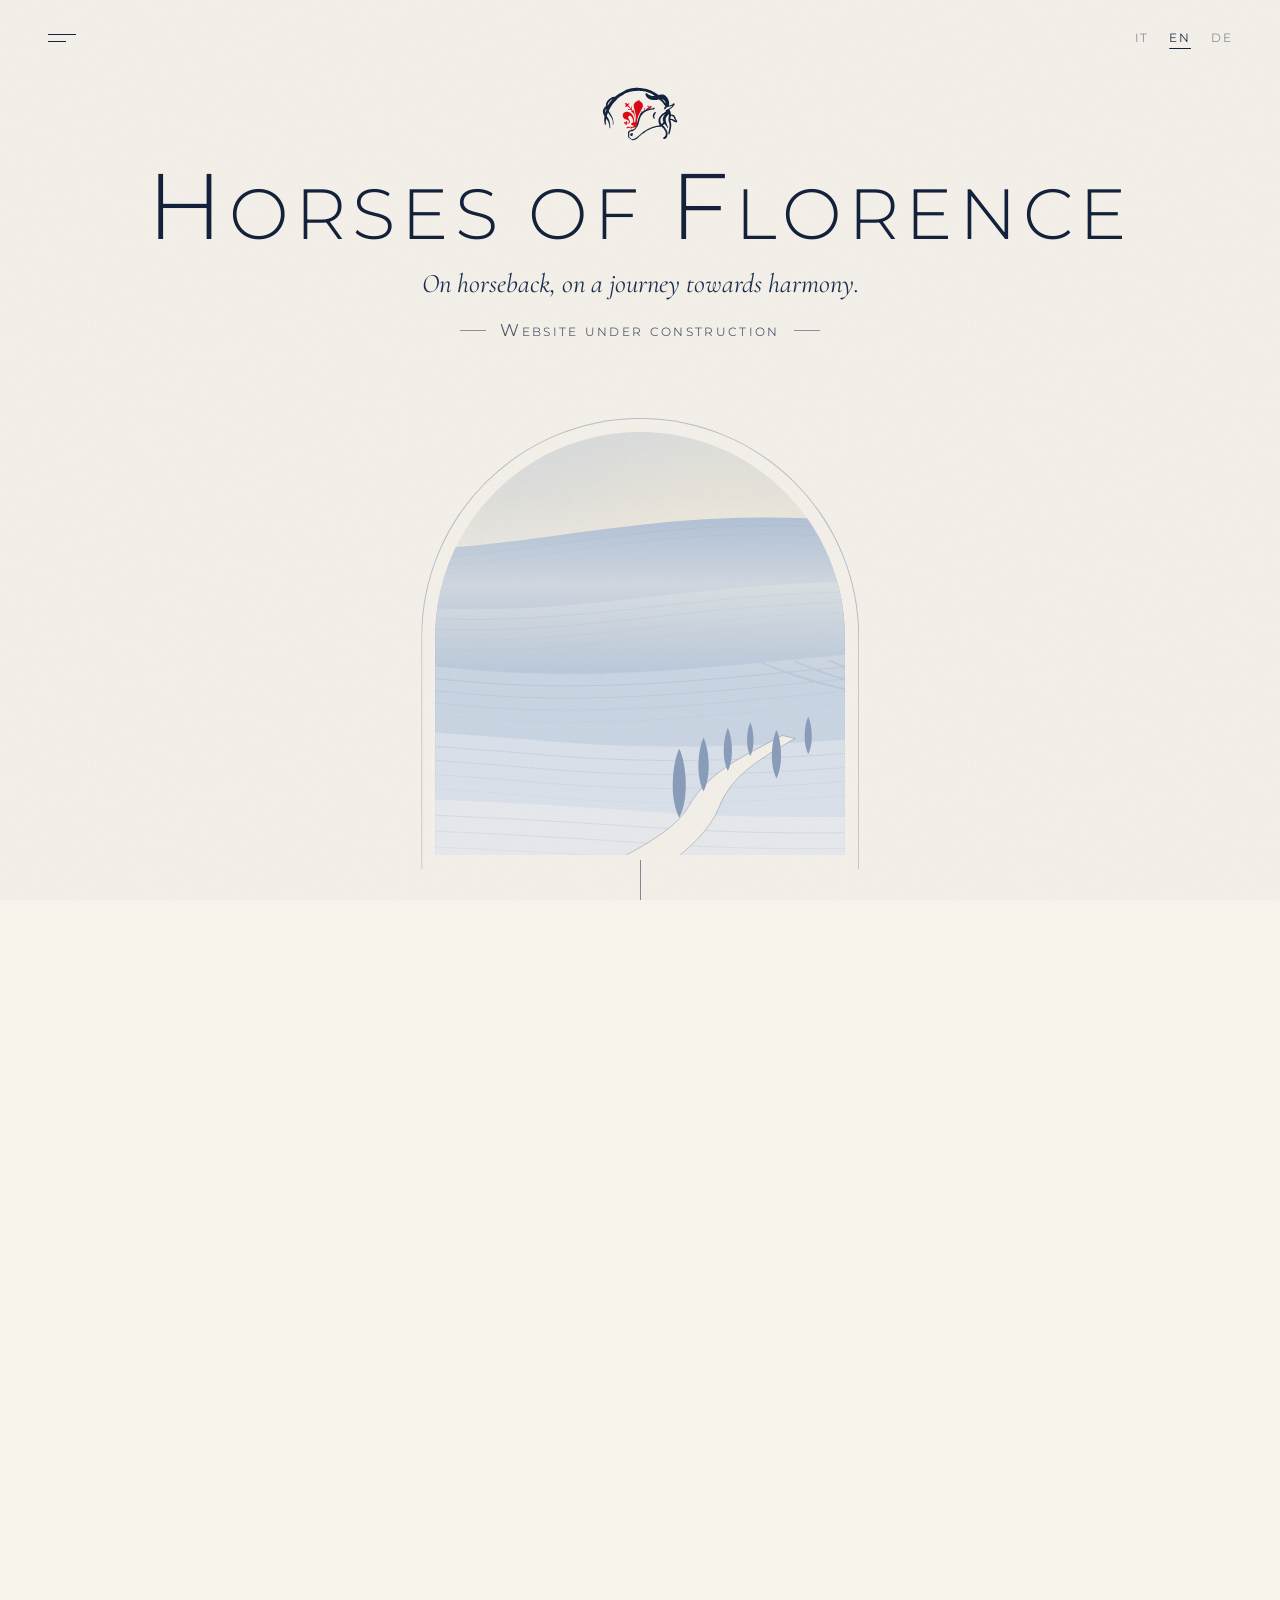
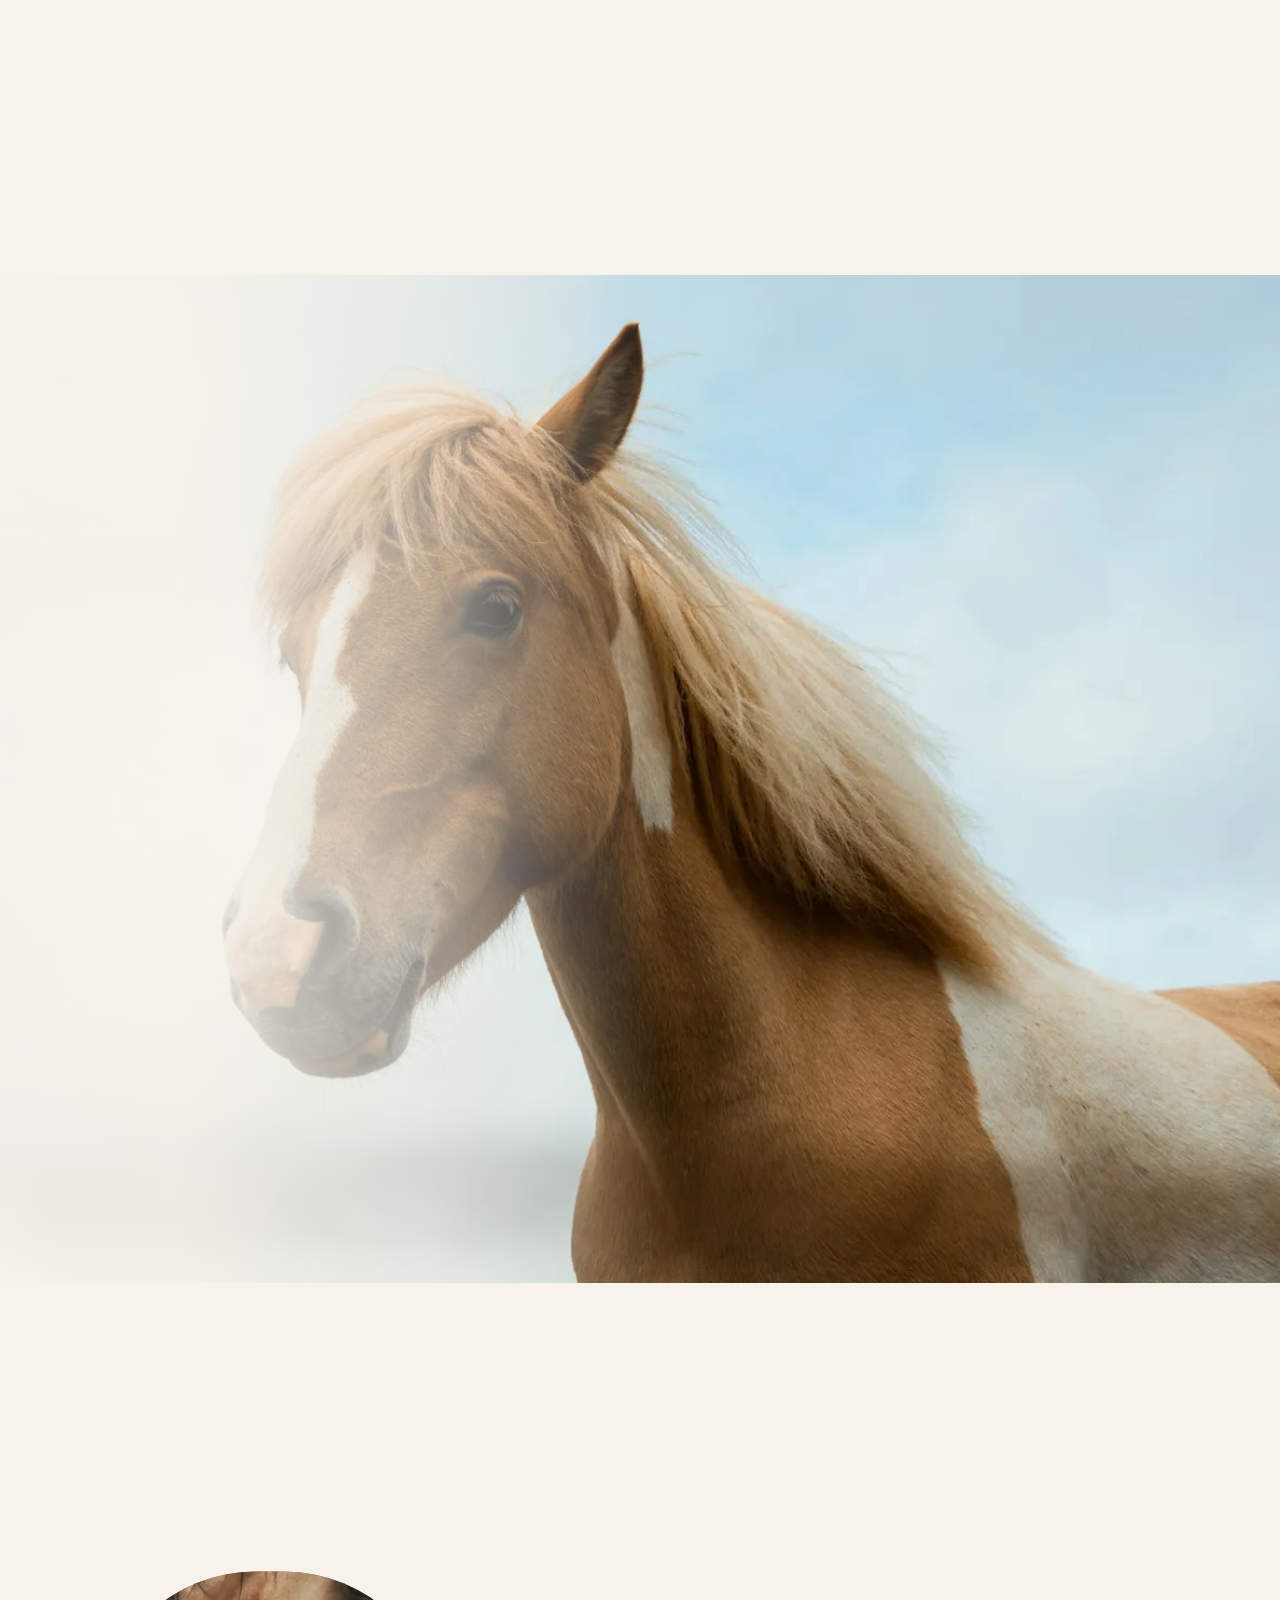
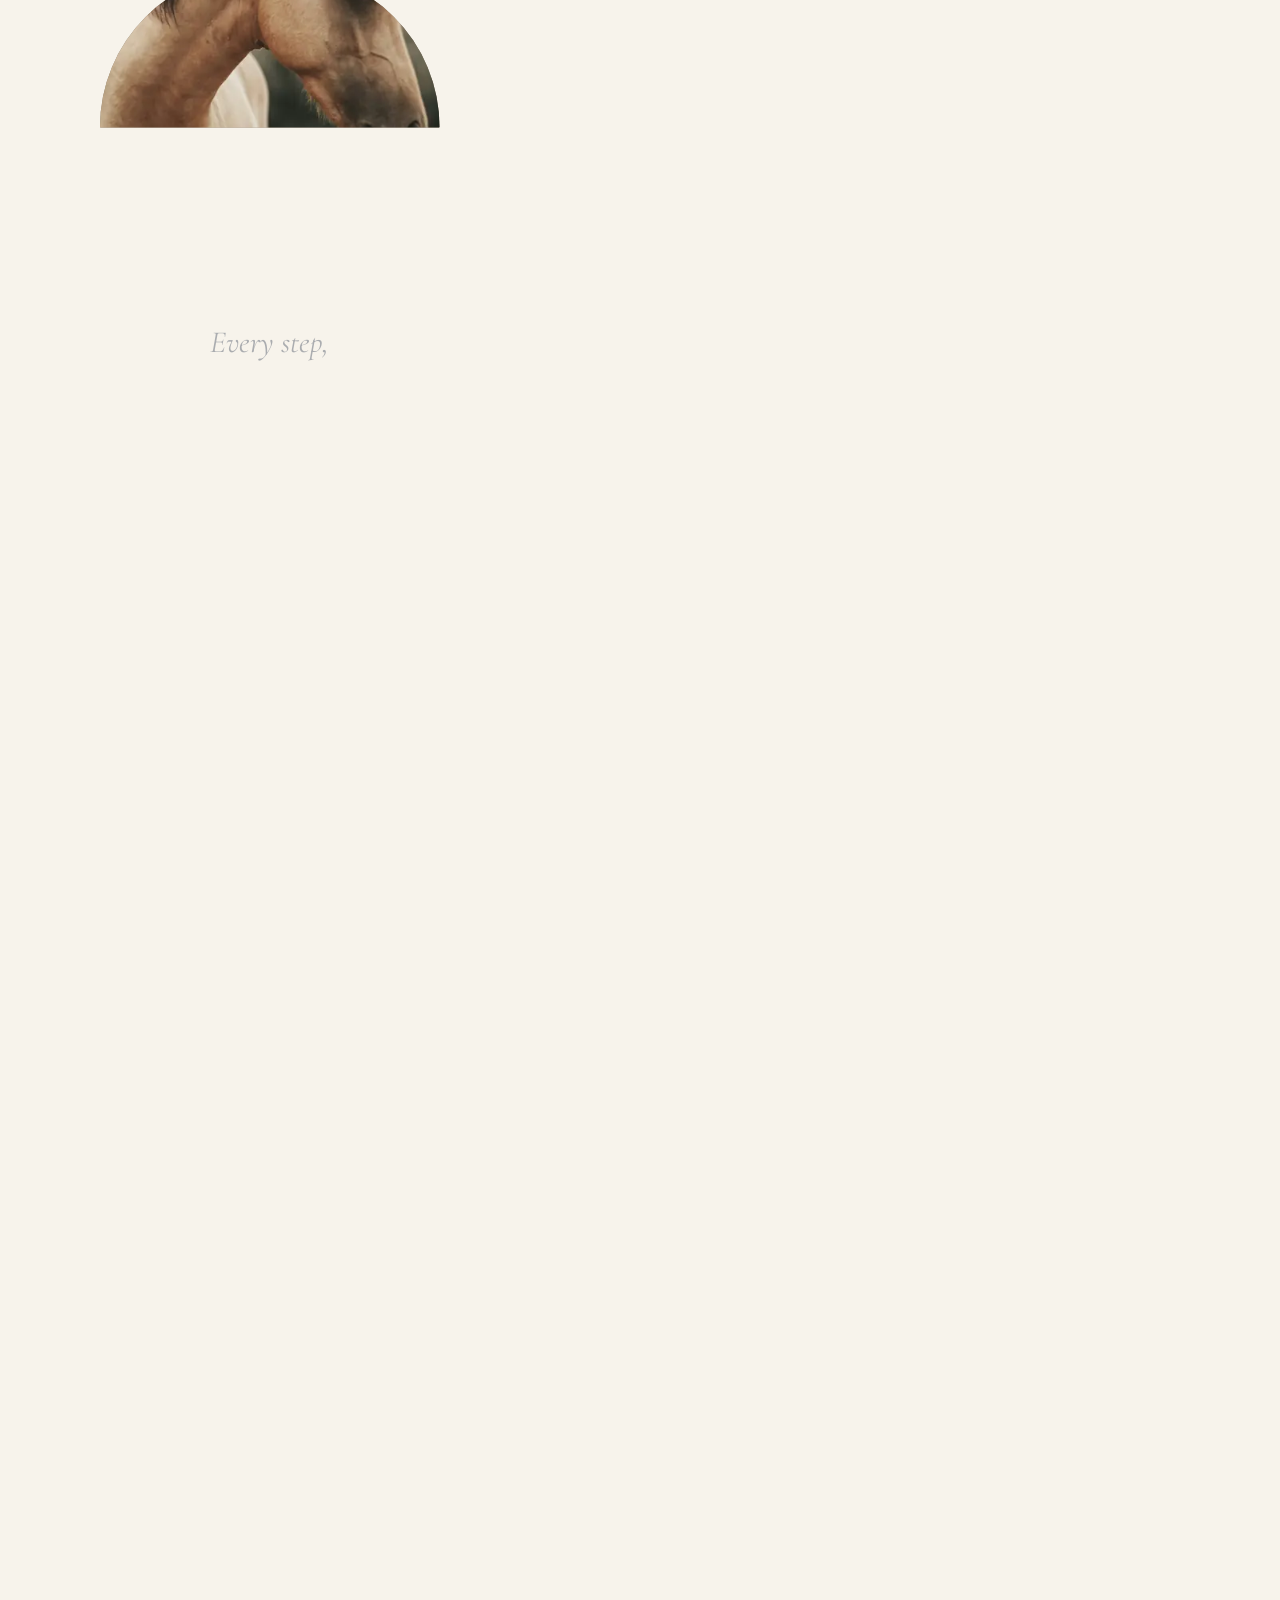
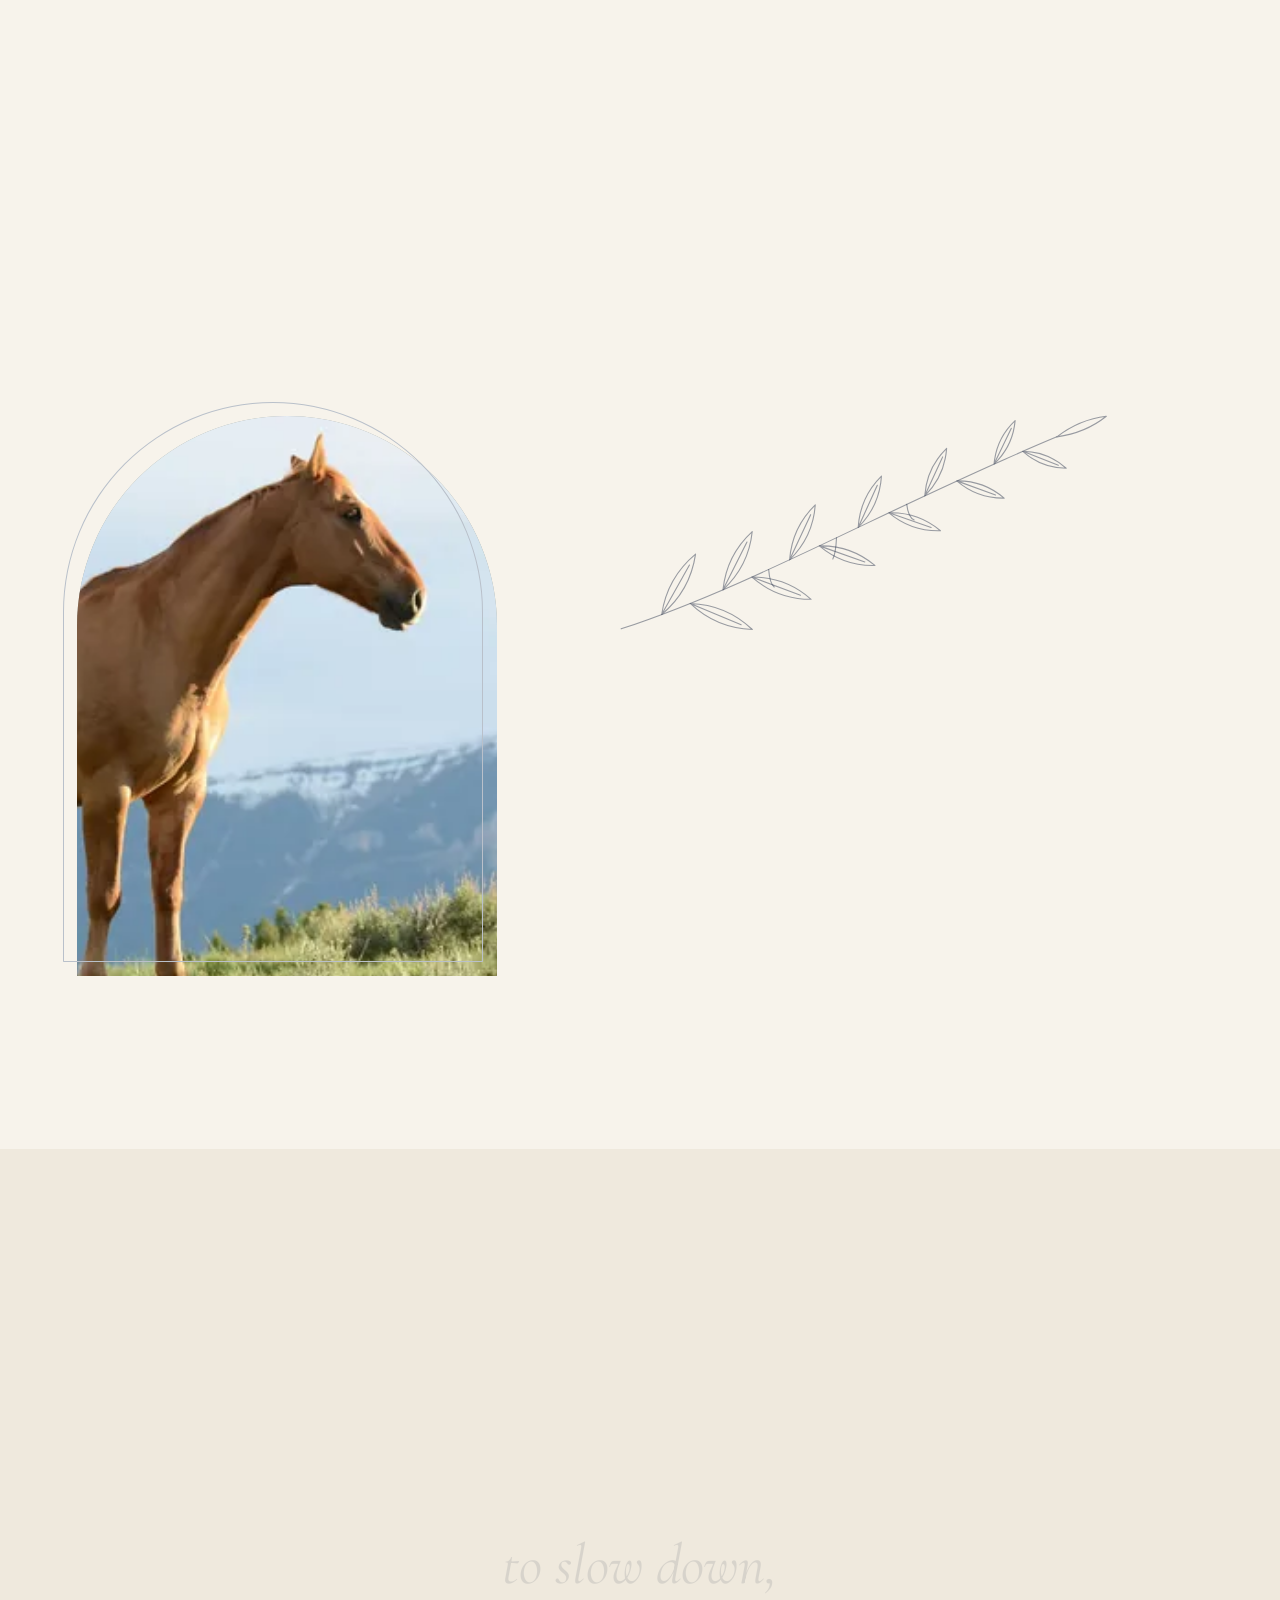
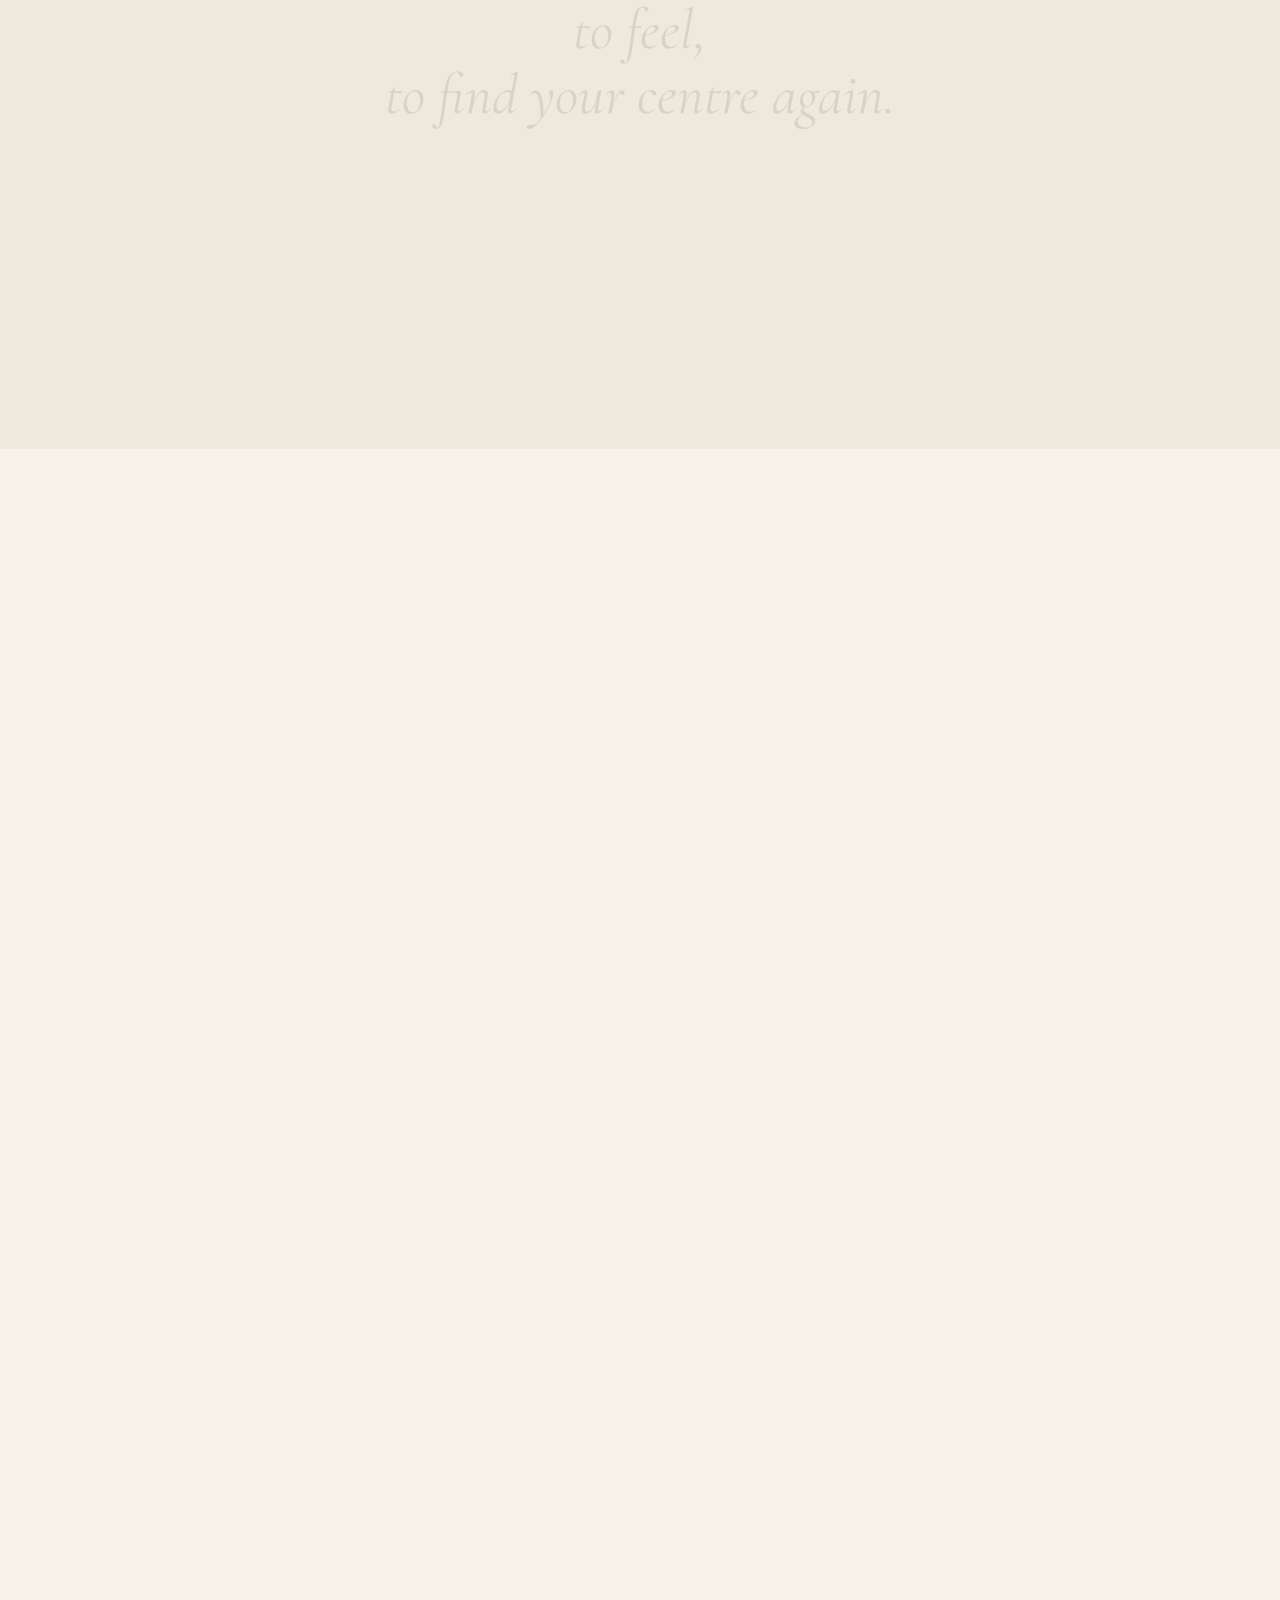
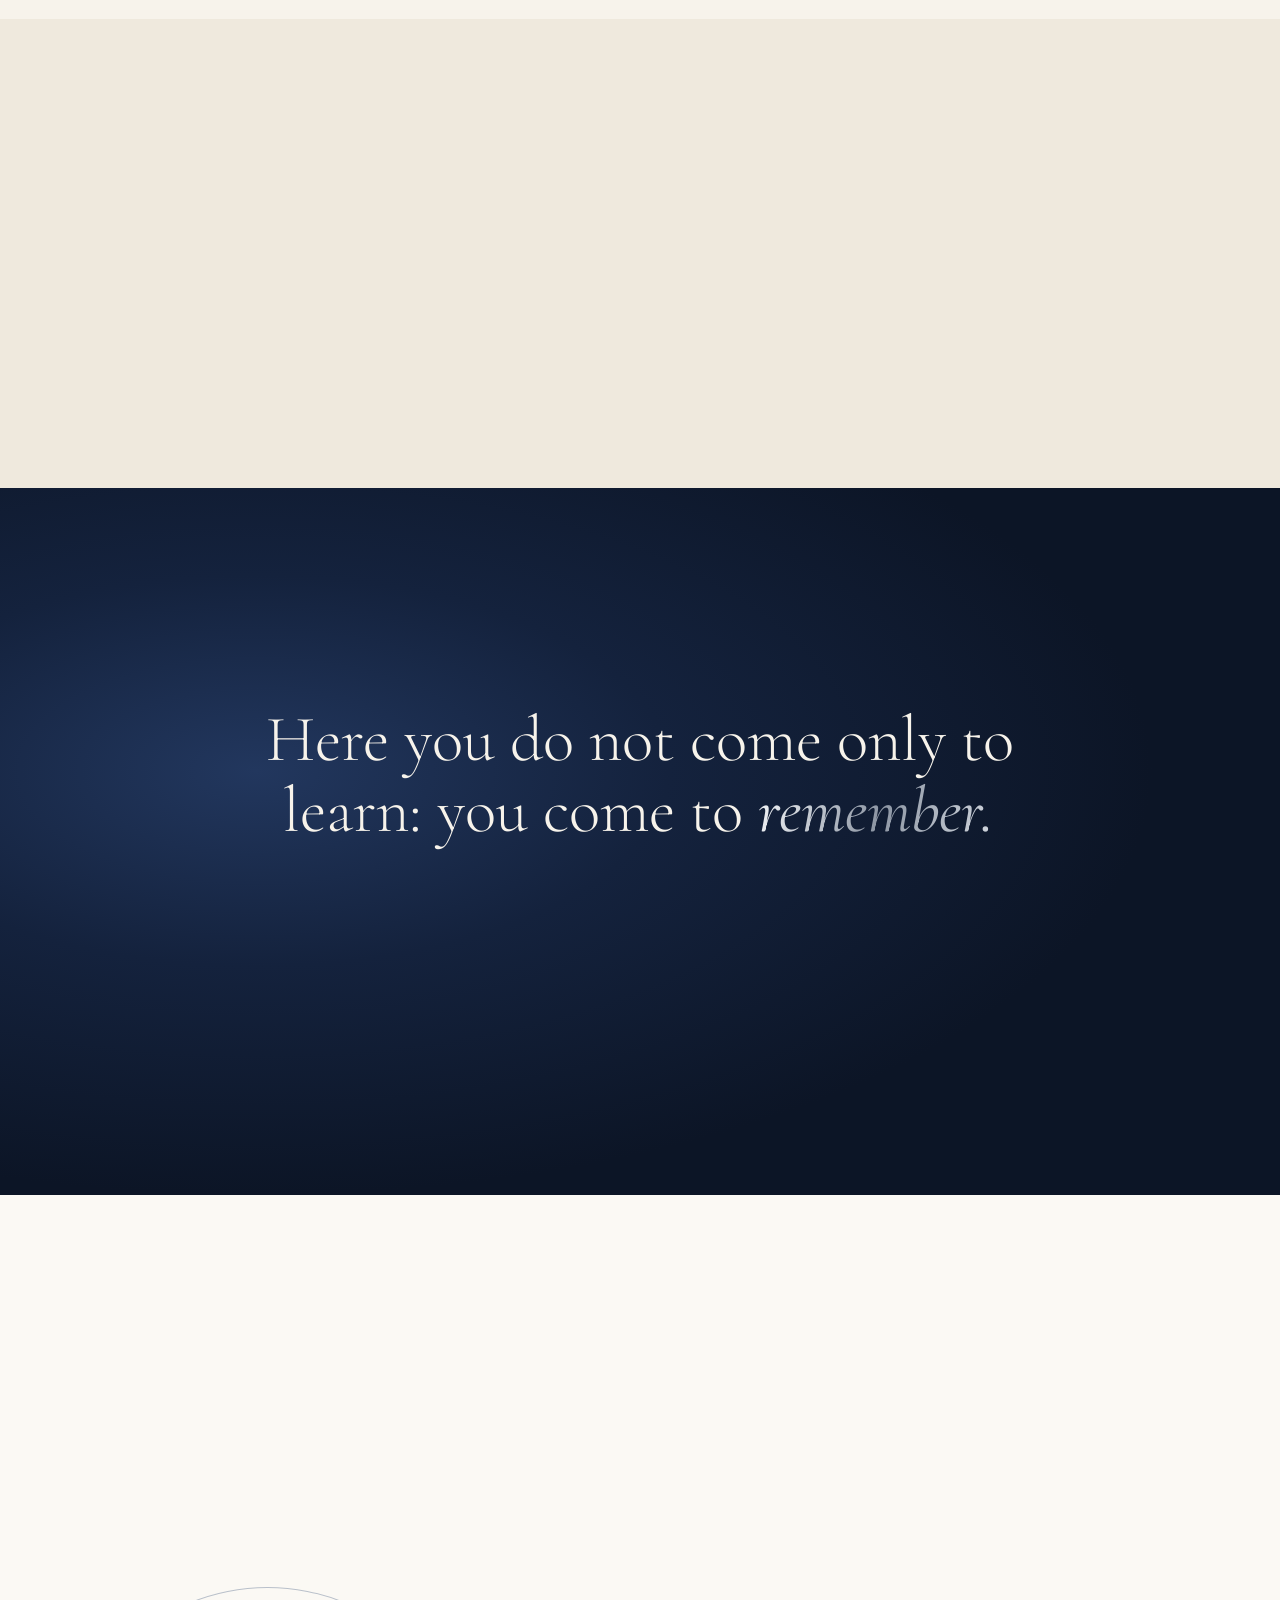
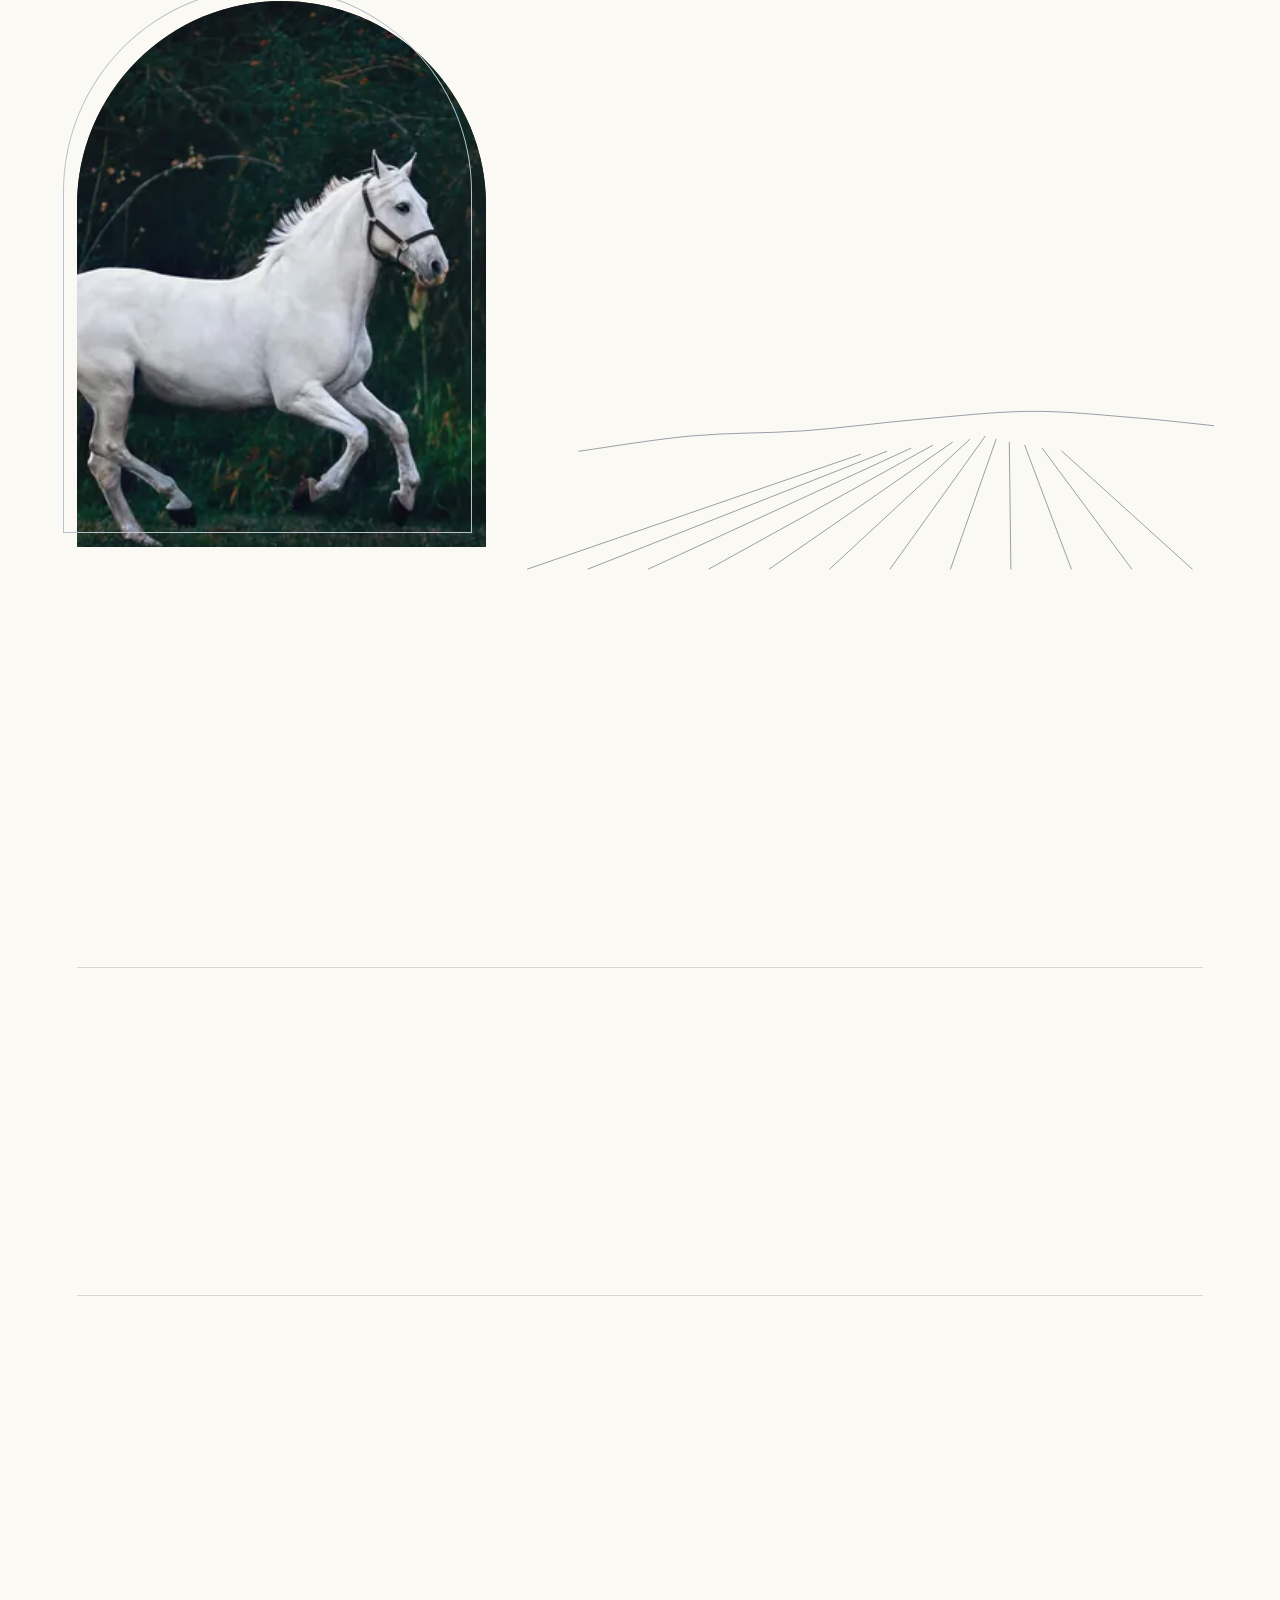
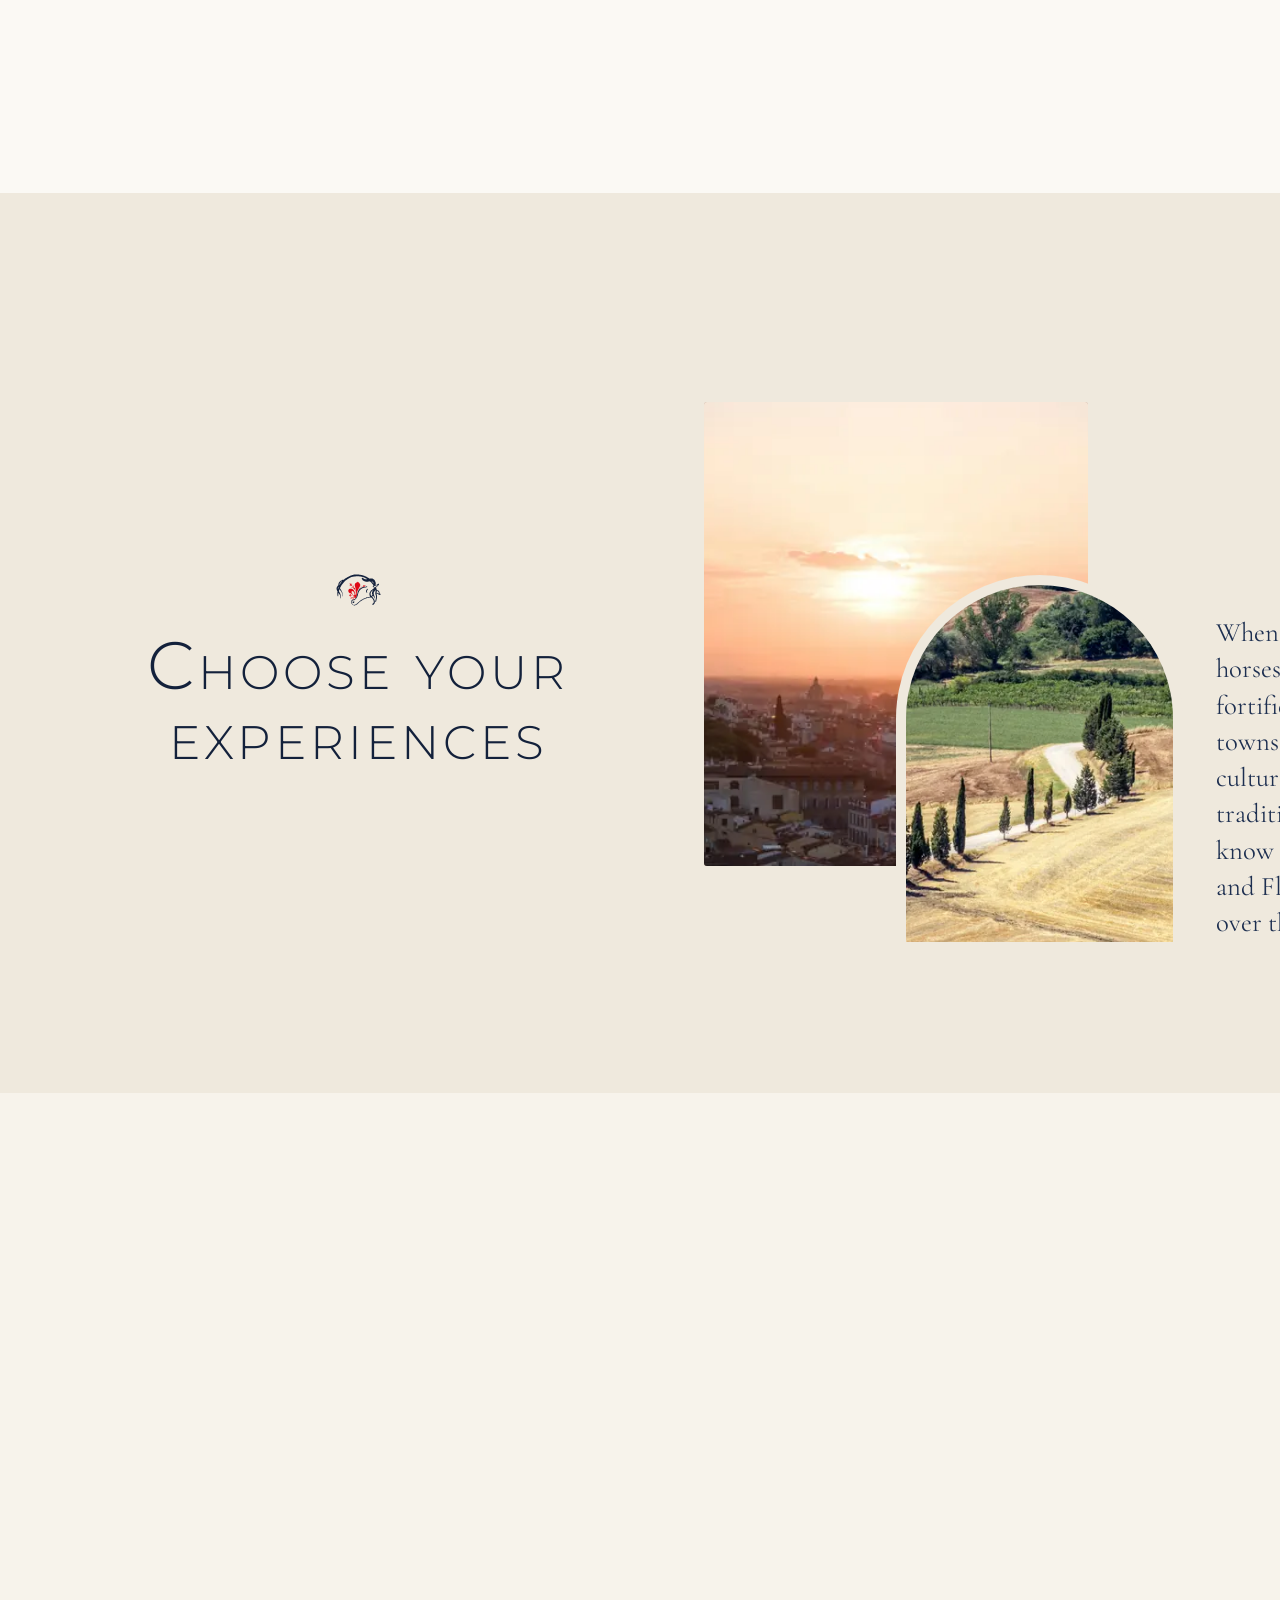
<file: en/index.html>
<!doctype html>
<html lang="en" class="no-js">
<head>
<meta charset="utf-8">
<meta name="viewport" content="width=device-width, initial-scale=1, viewport-fit=cover">
<title>Horses of Florence · On horseback, on a journey towards harmony</title>
<meta name="description" content="In the heart of the Florentine Chianti, where the air is fragrant with history and the light caresses the hills so typical of this land, Horses of Florence was born: here the horse is not only a companion, but a guide.">
<meta name="robots" content="noindex, nofollow">
<meta name="theme-color" content="#f7f3eb">
<meta name="color-scheme" content="light">
<link rel="canonical" href="https://metm98.github.io/HorsesOfFlorence/en/">
<link rel="alternate" hreflang="it" href="https://metm98.github.io/HorsesOfFlorence/">
<link rel="alternate" hreflang="en" href="https://metm98.github.io/HorsesOfFlorence/en/">
<link rel="alternate" hreflang="de" href="https://metm98.github.io/HorsesOfFlorence/de/">
<link rel="alternate" hreflang="x-default" href="https://metm98.github.io/HorsesOfFlorence/">
<meta property="og:type" content="website">
<meta property="og:site_name" content="Horses of Florence">
<meta property="og:title" content="Horses of Florence · On horseback, on a journey towards harmony">
<meta property="og:description" content="In the heart of the Florentine Chianti, where the air is fragrant with history and the light caresses the hills so typical of this land, Horses of Florence was born: here the horse is not only a companion, but a guide.">
<meta property="og:url" content="https://metm98.github.io/HorsesOfFlorence/en/">
<meta property="og:locale" content="en_GB">
<meta property="og:locale:alternate" content="it_IT">
<meta property="og:locale:alternate" content="de_DE">
<meta property="og:image" content="https://metm98.github.io/HorsesOfFlorence/assets/img/brand/og-image.jpg?v=a5177ff8">
<meta property="og:image:width" content="1200">
<meta property="og:image:height" content="630">
<meta property="og:image:alt" content="Horses of Florence. On horseback, on a journey towards harmony.">
<meta name="twitter:card" content="summary_large_image">
<link rel="icon" href="../assets/img/brand/favicon.svg?v=20346423" type="image/svg+xml">
<link rel="icon" type="image/png" sizes="32x32" href="../assets/img/brand/favicon-32.png?v=c790f689">
<link rel="apple-touch-icon" href="../assets/img/brand/apple-touch-icon.png?v=dfd5c25b">
<link rel="manifest" href="../site.webmanifest?v=2aa8934a">
<link rel="preload" href="../assets/fonts/montserrat.woff2" as="font" type="font/woff2" crossorigin>
<link rel="preload" href="../assets/fonts/cormorant-garamond.woff2" as="font" type="font/woff2" crossorigin>
<link rel="preload" href="../assets/fonts/cormorant-garamond-italic.woff2" as="font" type="font/woff2" crossorigin>
<link rel="preload" href="../assets/fonts/jost.woff2" as="font" type="font/woff2" crossorigin>
<link rel="preload" as="image" href="../assets/img/photos/mane-1600.webp" imagesrcset="../assets/img/photos/mane-1024.webp 1024w, ../assets/img/photos/mane-1600.webp 1600w, ../assets/img/photos/mane-2400.webp 2400w" imagesizes="100vw">
<link rel="stylesheet" href="../assets/css/style.css?v=5c49777a">
<script>document.documentElement.classList.replace('no-js','js');if(matchMedia('(prefers-reduced-motion: reduce)').matches)document.documentElement.classList.add('still')</script>
<script type="application/ld+json">
{
  "@context": "https://schema.org",
  "@type": "SportsActivityLocation",
  "name": "Horses of Florence",
  "slogan": "On horseback, on a journey towards harmony.",
  "description": "In the heart of the Florentine Chianti, where the air is fragrant with history and the light caresses the hills so typical of this land, Horses of Florence was born: here the horse is not only a companion, but a guide.",
  "url": "https://metm98.github.io/HorsesOfFlorence/en/",
"email": "info@horsesofflorence.com",  "image": "https://metm98.github.io/HorsesOfFlorence/assets/img/brand/og-image.jpg?v=a5177ff8",
  "logo": "https://metm98.github.io/HorsesOfFlorence/assets/img/brand/logo.svg?v=d2eac5e4",
  "address": { "@type": "PostalAddress", "addressRegion": "FI", "addressCountry": "IT" }
}
</script>
</head>
<body class="page-home">
<svg xmlns="http://www.w3.org/2000/svg" class="sprite" aria-hidden="true" focusable="false"></svg>
<a class="skip" href="#main">Skip to content</a>
<header class="site-header" id="top">
  <button class="menu-btn" type="button" aria-controls="menu" aria-expanded="false" data-open="Open menu" data-close="Close menu">
    <span class="menu-btn__lines" aria-hidden="true"></span>
    <span class="sr-only">Open menu</span>
  </button>
  <a class="brand" href="#home" aria-label="Horses of Florence, back to the top">
    <img class="brand__mark brand__mark--navy" src="../assets/img/brand/mark-navy.svg?v=14a98627" width="47" height="34" alt="">
    <img class="brand__mark brand__mark--ivory" src="../assets/img/brand/mark-ivory.svg?v=e7610d0f" width="47" height="34" alt="">
    <span class="wordmark brand__name"><span>H</span>orses of <span>F</span>lorence</span>
  </a>
  <ul class="langs" aria-label="Language">
    <li><a href="../" hreflang="it" lang="it">IT</a></li>
    <li><a href="../en/" hreflang="en" lang="en" aria-current="true">EN</a></li>
    <li><a href="../de/" hreflang="de" lang="de">DE</a></li>
  </ul>
</header>
<nav class="menu" id="menu" aria-label="Menu">
  <div class="menu__inner">
    <ol class="menu__list">
      <li><a href="#home">Home</a></li>
      <li><a href="#noi-per-voi">For you</a></li>
      <li><a href="#esperienze">Choose your experiences</a></li>
      <li><a href="#contatti">Contact</a></li>
      <li class="menu__apparel"><a href="#contatti">Wear our philosophy</a></li>
    </ol>
    <p class="menu__tagline">On horseback, on a journey towards harmony.</p>
  </div>
  <svg class="menu__land" viewBox="0 0 1600 260" preserveAspectRatio="none" aria-hidden="true" focusable="false">
    <path d="M0 120C200 80 420 96 620 116S1040 70 1260 84 1520 112 1600 104V260H0Z" fill="#dfe6ee"/>
    <path d="M0 176C260 148 520 160 780 178S1300 146 1600 158V260H0Z" fill="#eaeef2"/>
    <path d="M0 226C320 210 700 220 1020 232S1420 220 1600 224V260H0Z" fill="#f7f3eb"/>
  </svg>
</nav>
<main id="main">
  <section class="scene hero" id="home" data-scene data-tone="light" style="--len:280" aria-labelledby="hero-title">
    <div class="scene__sticky hero__stage">
      <div class="hero__land" aria-hidden="true">
        <div class="hero__sun"></div>
        <svg class="hero__clouds" viewBox="0 0 1600 500" preserveAspectRatio="xMidYMid slice" focusable="false">
          <path d="M120 122q170-6 340 0M210 138q210-8 420 0M980 94q150-5 300 0M1040 110q210-7 420 0M1180 126q110-4 220 0M520 212q130-5 260 0M600 228q190-6 380 0M1260 252q120-4 240 0"/>
        </svg>
        <svg class="hero__hills" viewBox="0 380 1600 520" preserveAspectRatio="xMidYMax slice" focusable="false">
          <defs>
<clipPath id="hc1"><path d="M0 540C150 505 300 500 450 520C600 540 720 500 880 492C1040 484 1180 515 1340 505C1460 497 1540 502 1600 508V900H0Z"/></clipPath><clipPath id="hc2"><path d="M0 590C180 560 340 566 520 584C700 602 820 566 1000 560C1180 554 1320 578 1460 570C1540 566 1580 568 1600 570V900H0Z"/></clipPath><clipPath id="hc3"><path d="M0 655C220 622 400 632 600 652C800 672 960 636 1160 628C1340 621 1480 640 1600 634V900H0Z"/></clipPath><clipPath id="hc4"><path d="M0 728C240 700 470 710 700 730C930 750 1120 712 1340 708C1460 706 1550 712 1600 716V900H0Z"/></clipPath><clipPath id="hc5"><path d="M0 805C280 776 560 788 820 806C1080 824 1340 790 1600 796V900H0Z"/></clipPath><clipPath id="hc6"><path d="M0 862C360 846 760 856 1100 868C1320 876 1480 866 1600 862V900H0Z"/></clipPath>          </defs>
          <g class="hl hl--1">
            <path d="M0 540C150 505 300 500 450 520C600 540 720 500 880 492C1040 484 1180 515 1340 505C1460 497 1540 502 1600 508V900H0Z"/>
            <g class="hl__etch" clip-path="url(#hc1)">
<path d="M0 540C150 505 300 500 450 520C600 540 720 500 880 492C1040 484 1180 515 1340 505C1460 497 1540 502 1600 508" transform="translate(0 9)" style="opacity:0.80"/><path d="M0 540C150 505 300 500 450 520C600 540 720 500 880 492C1040 484 1180 515 1340 505C1460 497 1540 502 1600 508" transform="translate(0 18)" style="opacity:0.60"/><path d="M0 540C150 505 300 500 450 520C600 540 720 500 880 492C1040 484 1180 515 1340 505C1460 497 1540 502 1600 508" transform="translate(0 27)" style="opacity:0.40"/><path d="M0 540C150 505 300 500 450 520C600 540 720 500 880 492C1040 484 1180 515 1340 505C1460 497 1540 502 1600 508" transform="translate(0 36)" style="opacity:0.20"/>            </g>
          </g>
          <g class="hl hl--2">
            <path d="M0 590C180 560 340 566 520 584C700 602 820 566 1000 560C1180 554 1320 578 1460 570C1540 566 1580 568 1600 570V900H0Z"/>
            <g class="hl__etch" clip-path="url(#hc2)">
<path d="M0 590C180 560 340 566 520 584C700 602 820 566 1000 560C1180 554 1320 578 1460 570C1540 566 1580 568 1600 570" transform="translate(0 11)" style="opacity:0.80"/><path d="M0 590C180 560 340 566 520 584C700 602 820 566 1000 560C1180 554 1320 578 1460 570C1540 566 1580 568 1600 570" transform="translate(0 22)" style="opacity:0.60"/><path d="M0 590C180 560 340 566 520 584C700 602 820 566 1000 560C1180 554 1320 578 1460 570C1540 566 1580 568 1600 570" transform="translate(0 33)" style="opacity:0.40"/><path d="M0 590C180 560 340 566 520 584C700 602 820 566 1000 560C1180 554 1320 578 1460 570C1540 566 1580 568 1600 570" transform="translate(0 44)" style="opacity:0.20"/>            </g>
            <g class="hl__trees">
              <path d="M1176 566h40v-15l-20-12-20 12z"/><path d="M1216 566h22v-10l-11-7-11 7z"/>
<path class="" d="M1250 568.0C1243.6 555.2 1246.5 535.2 1250 528.0C1253.5 535.2 1256.4 555.2 1250 568.0Z"/><path class="" d="M1265 567.6C1257.5 552.6 1260.9 529.1 1265 520.6C1269.1 529.1 1272.5 552.6 1265 567.6Z"/><path class="" d="M1280 567.2C1271.4 549.9 1275.2 522.9 1280 513.2C1284.8 522.9 1288.6 549.9 1280 567.2Z"/><path class="" d="M1295 566.8C1288.6 554.0 1291.5 534.0 1295 526.8C1298.5 534.0 1301.4 554.0 1295 566.8Z"/><path class="" d="M1310 566.4C1302.5 551.4 1305.9 527.9 1310 519.4C1314.1 527.9 1317.5 551.4 1310 566.4Z"/><path class="" d="M1325 566.0C1316.4 548.7 1320.2 521.7 1325 512.0C1329.8 521.7 1333.6 548.7 1325 566.0Z"/><path class="" d="M1150 568.0C1145.2 558.4 1147.4 543.4 1150 538.0C1152.6 543.4 1154.8 558.4 1150 568.0Z"/><path class="" d="M1136 568.8C1129.9 556.6 1132.7 537.6 1136 530.8C1139.3 537.6 1142.1 556.6 1136 568.8Z"/><path class="" d="M1122 569.6C1117.2 560.0 1119.4 545.0 1122 539.6C1124.6 545.0 1126.8 560.0 1122 569.6Z"/>            </g>
          </g>
          <g class="hl hl--3">
            <path d="M0 655C220 622 400 632 600 652C800 672 960 636 1160 628C1340 621 1480 640 1600 634V900H0Z"/>
            <g class="hl__etch" clip-path="url(#hc3)">
<path d="M0 655C220 622 400 632 600 652C800 672 960 636 1160 628C1340 621 1480 640 1600 634" transform="translate(0 13)" style="opacity:0.80"/><path d="M0 655C220 622 400 632 600 652C800 672 960 636 1160 628C1340 621 1480 640 1600 634" transform="translate(0 26)" style="opacity:0.60"/><path d="M0 655C220 622 400 632 600 652C800 672 960 636 1160 628C1340 621 1480 640 1600 634" transform="translate(0 39)" style="opacity:0.40"/><path d="M0 655C220 622 400 632 600 652C800 672 960 636 1160 628C1340 621 1480 640 1600 634" transform="translate(0 52)" style="opacity:0.20"/>            </g>
            <g class="hl__vines"><path d="M930 646.0q40 18 96 30"/><path d="M966 644.8q40 18 96 30"/><path d="M1002 643.6q40 18 96 30"/><path d="M1038 642.4q40 18 96 30"/><path d="M1074 641.2q40 18 96 30"/><path d="M1110 640.0q40 18 96 30"/><path d="M1146 638.8q40 18 96 30"/><path d="M1182 637.6q40 18 96 30"/><path d="M1218 636.4q40 18 96 30"/><path d="M1254 635.2q40 18 96 30"/><path d="M1290 634.0q40 18 96 30"/><path d="M1326 632.8q40 18 96 30"/><path d="M1362 631.6q40 18 96 30"/></g>
            <g class="hl__trees"><path class="" d="M230 640.0C222.0 624.0 225.6 599.0 230 590.0C234.4 599.0 238.0 624.0 230 640.0Z"/><path class="" d="M254 638.4C244.6 619.5 248.8 590.0 254 579.4C259.2 590.0 263.4 619.5 254 638.4Z"/><path class="" d="M278 636.8C267.1 615.0 272.0 581.0 278 568.8C284.0 581.0 288.9 615.0 278 636.8Z"/><path class="" d="M302 635.2C294.0 619.2 297.6 594.2 302 585.2C306.4 594.2 310.0 619.2 302 635.2Z"/><path class="" d="M326 633.6C316.6 614.7 320.8 585.2 326 574.6C331.2 585.2 335.4 614.7 326 633.6Z"/><path class="" d="M350 632.0C339.1 610.2 344.0 576.2 350 564.0C356.0 576.2 360.9 610.2 350 632.0Z"/><path class="" d="M374 630.4C366.0 614.4 369.6 589.4 374 580.4C378.4 589.4 382.0 614.4 374 630.4Z"/><path class="" d="M398 628.8C388.6 609.9 392.8 580.4 398 569.8C403.2 580.4 407.4 609.9 398 628.8Z"/><path class="" d="M422 627.2C411.1 605.4 416.0 571.4 422 559.2C428.0 571.4 432.9 605.4 422 627.2Z"/></g>
            <path class="hl__ink" pathLength="1" d="M40 648C220 624 400 632 600 652S880 650 1000 636"/>
          </g>
          <g class="hl hl--4">
            <path d="M0 728C240 700 470 710 700 730C930 750 1120 712 1340 708C1460 706 1550 712 1600 716V900H0Z"/>
            <g class="hl__etch" clip-path="url(#hc4)">
<path d="M0 728C240 700 470 710 700 730C930 750 1120 712 1340 708C1460 706 1550 712 1600 716" transform="translate(0 15)" style="opacity:0.80"/><path d="M0 728C240 700 470 710 700 730C930 750 1120 712 1340 708C1460 706 1550 712 1600 716" transform="translate(0 30)" style="opacity:0.60"/><path d="M0 728C240 700 470 710 700 730C930 750 1120 712 1340 708C1460 706 1550 712 1600 716" transform="translate(0 45)" style="opacity:0.40"/><path d="M0 728C240 700 470 710 700 730C930 750 1120 712 1340 708C1460 706 1550 712 1600 716" transform="translate(0 60)" style="opacity:0.20"/>            </g>
            <g class="hl__trees">
<path class="" d="M93.0 722a17 13.6 0 1 1 34 0zM110 722v11.9" /><path class="" d="M145.0 716a17 13.6 0 1 1 34 0zM162 716v11.9" /><path class="" d="M197.0 722a17 13.6 0 1 1 34 0zM214 722v11.9" /><path class="" d="M249.0 716a17 13.6 0 1 1 34 0zM266 716v11.9" /><path class="" d="M301.0 722a17 13.6 0 1 1 34 0zM318 722v11.9" /><path class="" d="M353.0 716a17 13.6 0 1 1 34 0zM370 716v11.9" /><path class="" d="M1366.0 712a14 11.2 0 1 1 28 0zM1380 712v9.8" /><path class="" d="M1412.0 717a14 11.2 0 1 1 28 0zM1426 717v9.8" /><path class="" d="M1458.0 712a14 11.2 0 1 1 28 0zM1472 712v9.8" /><path class="" d="M1504.0 717a14 11.2 0 1 1 28 0zM1518 717v9.8" /><path class="" d="M1550.0 712a14 11.2 0 1 1 28 0zM1564 712v9.8" />            </g>
            <path class="hl__ink" pathLength="1" d="M1040 716C1180 708 1320 706 1520 712"/>
          </g>
          <g class="hl hl--5">
            <path d="M0 805C280 776 560 788 820 806C1080 824 1340 790 1600 796V900H0Z"/>
            <g class="hl__etch" clip-path="url(#hc5)">
<path d="M0 805C280 776 560 788 820 806C1080 824 1340 790 1600 796" transform="translate(0 17)" style="opacity:0.80"/><path d="M0 805C280 776 560 788 820 806C1080 824 1340 790 1600 796" transform="translate(0 34)" style="opacity:0.60"/><path d="M0 805C280 776 560 788 820 806C1080 824 1340 790 1600 796" transform="translate(0 51)" style="opacity:0.40"/><path d="M0 805C280 776 560 788 820 806C1080 824 1340 790 1600 796" transform="translate(0 68)" style="opacity:0.20"/>            </g>
            <path class="hl__road" d="M690 900C752 866 830 838 852 800C874 760 920 742 952 724L966 727C936 745 898 764 884 802C866 846 808 872 786 900Z"/>
            <g class="hl__trees hl__trees--near">
              <path class="" d="M842 812C830.2 788.3 835.5 751.3 842 738.0C848.5 751.3 853.8 788.3 842 812Z"/><path class="" d="M868 784C858.7 765.4 862.9 736.4 868 726.0C873.1 736.4 877.3 765.4 868 784Z"/><path class="" d="M894 762C886.6 747.3 890.0 724.3 894 716.0C898.0 724.3 901.4 747.3 894 762Z"/><path class="" d="M918 746C912.2 734.5 914.8 716.5 918 710.0C921.2 716.5 923.8 734.5 918 746Z"/>
              <path class="" d="M980 744C973.6 731.2 976.5 711.2 980 704.0C983.5 711.2 986.4 731.2 980 744Z"/><path class="" d="M946 770C937.7 753.4 941.4 727.4 946 718.0C950.6 727.4 954.3 753.4 946 770Z"/>
            </g>
          </g>
          <g class="hl hl--6">
            <path d="M0 862C360 846 760 856 1100 868C1320 876 1480 866 1600 862V900H0Z"/>
          </g>
        </svg>
        <div class="hero__mist"></div>
      </div>
      <div class="hero__title">
        <img class="hero__mark" src="../assets/img/brand/mark-navy.svg?v=14a98627" width="103" height="74" alt="">
        <h1 id="hero-title"><span class="wordmark hero__name"><span>H</span>orses of<br class="wordmark__br"> <span>F</span>lorence</span></h1>
        <p class="hero__tagline">On horseback, on a journey towards harmony.</p>
<p class="hero__notice">Website under construction</p>      </div>
      <p class="hero__intro">
<span class="w" style="--s:0.500">In</span> <span class="w" style="--s:0.509">the</span> <span class="w" style="--s:0.518">heart</span> <span class="w" style="--s:0.526">of</span> <span class="w" style="--s:0.535">the</span> <span class="w" style="--s:0.544">Florentine</span> <span class="w" style="--s:0.553">Chianti,</span> <span class="w" style="--s:0.561">where</span> <span class="w" style="--s:0.570">the</span> <span class="w" style="--s:0.579">air</span> <span class="w" style="--s:0.588">is</span> <span class="w" style="--s:0.597">fragrant</span> <span class="w" style="--s:0.605">with</span> <span class="w" style="--s:0.614">history</span> <span class="w" style="--s:0.623">and</span> <span class="w" style="--s:0.632">the</span> <span class="w" style="--s:0.640">light</span> <span class="w" style="--s:0.649">caresses</span> <span class="w" style="--s:0.658">the</span> <span class="w" style="--s:0.667">hills</span> <span class="w" style="--s:0.676">so</span> <span class="w" style="--s:0.684">typical</span> <span class="w" style="--s:0.693">of</span> <span class="w" style="--s:0.702">this</span> <span class="w" style="--s:0.711">land,</span> <span class="w" style="--s:0.720">Horses</span> <span class="w" style="--s:0.728">of</span> <span class="w" style="--s:0.737">Florence</span> <span class="w" style="--s:0.746">was</span> <span class="w" style="--s:0.755">born:</span> <span class="w" style="--s:0.763">here</span> <span class="w" style="--s:0.772">the</span> <span class="w" style="--s:0.781">horse</span> <span class="w" style="--s:0.790">is</span> <span class="w" style="--s:0.799">not</span> <span class="w" style="--s:0.807">only</span> <span class="w" style="--s:0.816">a</span> <span class="w" style="--s:0.825">companion,</span> <span class="w" style="--s:0.834">but</span> <span class="w" style="--s:0.842">a</span> <span class="w" style="--s:0.851">guide.</span>       </p>
      <span class="hero__cue" aria-hidden="true"></span>
    </div>
  </section>
  <section class="bridge" data-tone="light" aria-label="A bridge">
    <div class="wrap">
      <p class="bridge__lead" data-view>A bridge</p>
      <ul class="bridge__rows">
        <li class="bridge__row" data-view>
          <span class="bridge__a">between the earth</span>
          <svg class="bridge__arc" viewBox="0 0 400 140" preserveAspectRatio="none" aria-hidden="true" focusable="false">
            <path pathLength="1" d="M6 132C70 20 330 20 394 132"/>
            <path pathLength="1" class="bridge__arc--inner" d="M40 132C96 52 304 52 360 132"/>
            <path pathLength="1" class="bridge__deck" d="M0 132H400"/>
          </svg>
          <span class="bridge__b">and the inner self,</span>
        </li>
        <li class="bridge__row" data-view>
          <span class="bridge__a">between movement</span>
          <svg class="bridge__arc" viewBox="0 0 400 140" preserveAspectRatio="none" aria-hidden="true" focusable="false">
            <path pathLength="1" d="M6 132C70 20 330 20 394 132"/>
            <path pathLength="1" class="bridge__arc--inner" d="M40 132C96 52 304 52 360 132"/>
            <path pathLength="1" class="bridge__deck" d="M0 132H400"/>
          </svg>
          <span class="bridge__b">and silence,</span>
        </li>
        <li class="bridge__row" data-view>
          <span class="bridge__a">between who we are</span>
          <svg class="bridge__arc" viewBox="0 0 400 140" preserveAspectRatio="none" aria-hidden="true" focusable="false">
            <path pathLength="1" d="M6 132C70 20 330 20 394 132"/>
            <path pathLength="1" class="bridge__arc--inner" d="M40 132C96 52 304 52 360 132"/>
            <path pathLength="1" class="bridge__deck" d="M0 132H400"/>
          </svg>
          <span class="bridge__b">and who we can become.</span>
        </li>
      </ul>
    </div>
  </section>
  <section class="gates" data-view data-tone="light">
    <div class="gates__media"><img class="gates__img" src="../assets/img/photos/mane-1024.webp" srcset="../assets/img/photos/mane-640.webp 640w, ../assets/img/photos/mane-1024.webp 1024w, ../assets/img/photos/mane-1600.webp 1600w, ../assets/img/photos/mane-2400.webp 2400w" sizes="100vw" width="1600" height="1067" alt="Chestnut horse with a pale mane stirred by the wind, against a soft blue sky" loading="lazy" decoding="async" style="background-color:#adb0aa">
</div>
    <div class="gates__veil" aria-hidden="true"></div>
    <div class="wrap gates__inner">
      <p class="gates__text">Here, at the gates of Florence, meeting the horse becomes an experience that transforms.</p>
    </div>
  </section>
  <section class="scene moments" data-scene data-tone="light" style="--len:240">
    <div class="scene__sticky moments__stage">
      <ul class="moments__panels">
        <li class="moments__item moments__item--1" style="--i:0">
          <div class="moments__panel"><img class="moments__img" src="../assets/img/photos/buckskin-1024.webp" srcset="../assets/img/photos/buckskin-640.webp 640w, ../assets/img/photos/buckskin-1024.webp 1024w, ../assets/img/photos/buckskin-1600.webp 1600w" sizes="(min-width: 900px) 28vw, 32vw" width="1600" height="2000" alt="" loading="lazy" decoding="async" style="background-color:#8f8273">
</div>
          <p class="moments__word">Every step,</p>
        </li>
        <li class="moments__item moments__item--2" style="--i:1">
          <div class="moments__panel"><img class="moments__img" src="../assets/img/photos/gaze-1024.webp" srcset="../assets/img/photos/gaze-640.webp 640w, ../assets/img/photos/gaze-1024.webp 1024w, ../assets/img/photos/gaze-1600.webp 1600w" sizes="(min-width: 900px) 28vw, 32vw" width="1600" height="2400" alt="" loading="lazy" decoding="async" style="background-color:#664f35">
</div>
          <p class="moments__word">every glance,</p>
        </li>
        <li class="moments__item moments__item--3" style="--i:2">
          <div class="moments__panel"><img class="moments__img" src="../assets/img/photos/bay-1024.webp" srcset="../assets/img/photos/bay-640.webp 640w, ../assets/img/photos/bay-1024.webp 1024w, ../assets/img/photos/bay-1600.webp 1600w" sizes="(min-width: 900px) 28vw, 32vw" width="1600" height="2400" alt="" loading="lazy" decoding="async" style="background-color:#251911">
</div>
          <p class="moments__word">every shared breath</p>
        </li>
      </ul>
      <p class="moments__rest">opens a new space: one of listening, of presence, of truth.</p>
    </div>
  </section>
  <section class="nature" data-tone="light">
    <div class="wrap nature__grid">
      <figure class="arch nature__figure" data-view>
        <div class="arch__frame"><img class="arch__img" src="../assets/img/photos/hill-horse-1024.webp" srcset="../assets/img/photos/hill-horse-640.webp 640w, ../assets/img/photos/hill-horse-1024.webp 1024w, ../assets/img/photos/hill-horse-1600.webp 1600w" sizes="(min-width: 900px) 40vw, 86vw" width="1600" height="900" alt="Chestnut horse on a hillside meadow, in warm morning light" loading="lazy" decoding="async" style="background-color:#9ea49e;object-position:66% 40%">
</div>
      </figure>
      <div class="nature__text">
        <svg class="olive" viewBox="0 0 520 300" data-view aria-hidden="true" focusable="false">
          <path class="olive__stem" pathLength="1" d="M24 262C170 214 318 128 496 54"/>
<path class="olive__leaf" pathLength="1" style="--k:0.00" d="M67.9 246.5Q98.7 220.8 104.6 181.1Q73.8 206.8 67.9 246.5ZM67.9 246.5L98 192.9"/><path class="olive__leaf" pathLength="1" style="--k:0.08" d="M98.8 234.5Q127.1 261.4 166.1 262.7Q137.8 235.8 98.8 234.5ZM98.8 234.5L154 257.6"/><path class="olive__leaf" pathLength="1" style="--k:0.15" d="M134.3 219.7Q162.1 194.1 166 156.6Q138.2 182.1 134.3 219.7ZM134.3 219.7L160.3 167.9"/><path class="olive__leaf" pathLength="1" style="--k:0.23" d="M165.7 205.9Q193.2 230.1 229.8 230Q202.3 205.7 165.7 205.9ZM165.7 205.9L218.3 225.6"/><path class="olive__leaf" pathLength="1" style="--k:0.31" d="M206.5 187.2Q231.8 162.7 234.3 127.6Q209.1 152.1 206.5 187.2ZM206.5 187.2L229.3 138.3"/><path class="olive__leaf" pathLength="1" style="--k:0.38" d="M238.7 172.1Q264.8 194.2 298.9 193.3Q272.8 171.3 238.7 172.1ZM238.7 172.1L288 189.5"/><path class="olive__leaf" pathLength="1" style="--k:0.46" d="M280.8 152.1Q304 129.1 306 96.5Q282.8 119.5 280.8 152.1ZM280.8 152.1L301.5 106.5"/><path class="olive__leaf" pathLength="1" style="--k:0.54" d="M314.1 136.3Q338.3 156.6 369.9 155.7Q345.7 135.4 314.1 136.3ZM314.1 136.3L359.8 152.2"/><path class="olive__leaf" pathLength="1" style="--k:0.62" d="M352.9 117.9Q374.5 96.7 376.6 66.4Q355 87.6 352.9 117.9ZM352.9 117.9L372.3 75.7"/><path class="olive__leaf" pathLength="1" style="--k:0.69" d="M387.6 101.7Q409.7 120.8 438.9 120.4Q416.8 101.3 387.6 101.7ZM387.6 101.7L429.6 117"/><path class="olive__leaf" pathLength="1" style="--k:0.77" d="M428 83.4Q448.3 64.2 450.8 36.4Q430.5 55.5 428 83.4ZM428 83.4L446.7 44.8"/><path class="olive__leaf" pathLength="1" style="--k:0.85" d="M459.1 69.7Q479.1 87.8 506.1 88Q486 69.9 459.1 69.7ZM459.1 69.7L497.6 84.7"/><path class="olive__leaf" pathLength="1" style="--k:0.92" d="M496 54Q526.8 49.9 549.6 31.7Q520.6 35.1 496 54Z"/><path class="olive__stalk" pathLength="1" d="M183.8 197.7Q185 212.7 189.8 216.7"/><ellipse class="olive__fruit" cx="189.8" cy="227.7" rx="8" ry="11" transform="rotate(12 189.8 227.7)"/><path class="olive__stalk" pathLength="1" d="M257.3 163.3Q256.5 180.3 253.3 186.3"/><ellipse class="olive__fruit" cx="253.3" cy="197.3" rx="8" ry="11" transform="rotate(-8 253.3 197.3)"/><path class="olive__stalk" pathLength="1" d="M333.4 127.1Q335 141.1 341.4 144.1"/><ellipse class="olive__fruit" cx="341.4" cy="155.1" rx="8" ry="11" transform="rotate(16 341.4 155.1)"/>        </svg>
<p class="nature__p" data-view>Horses live immersed in nature and express their essence, and that is precisely why they can recognise ours.</p><p class="nature__p" data-view>They read us without words, welcome us without judgement, and lead us back to a balance we often forget.</p>      </div>
    </div>
  </section>
  <section class="scene centre" data-scene data-tone="light" style="--len:230">
    <div class="scene__sticky centre__stage">
      <svg class="centre__rings" viewBox="0 0 1000 1000" aria-hidden="true" focusable="false">
<path pathLength="1" style="--k:0.000" d="M991 491C993.3 502.8 995.5 514.9 996.6 527C997.8 539.1 998.3 551.5 997.8 563.6C997.2 575.8 995.7 588 993.5 600C991.3 612 988 623.8 984.4 635.5C980.8 647.1 976.4 658.6 971.8 669.9C967.2 681.2 962.1 692.3 956.8 703.3C951.5 714.3 946 725.2 939.9 735.8C933.9 746.3 927.6 756.9 920.6 766.8C913.6 776.8 906.1 786.5 898 795.6C889.8 804.7 881 813.2 871.8 821.1C862.6 829.1 852.7 836.3 842.8 843.2C832.8 850 822.4 856.2 812.1 862.3C801.8 868.4 791.4 874.1 781.1 879.8C770.8 885.6 760.5 891.2 750.2 896.7C739.9 902.2 729.7 907.8 719.2 913C708.7 918.2 698.2 923.3 687.4 927.7C676.6 932.1 665.5 936.2 654.3 939.4C643.1 942.6 631.6 945.1 620.1 946.9C608.6 948.8 596.9 949.8 585.3 950.5C573.7 951.3 562 951.3 550.5 951.3C538.9 951.2 527.5 950.9 516 950.4C504.5 950 493.1 949.4 481.7 948.6C470.3 947.7 458.9 946.8 447.5 945.3C436.2 943.7 424.8 941.9 413.7 939.3C402.5 936.7 391.5 933.4 380.7 929.6C369.9 925.8 359.4 921.1 349.1 916.2C338.8 911.3 328.9 905.7 318.9 900.2C309 894.7 299.4 888.8 289.6 883.1C279.9 877.4 270.2 871.6 260.4 865.9C250.6 860.1 240.7 854.5 230.9 848.5C221.1 842.5 211.1 836.5 201.5 829.9C192 823.3 182.4 816.4 173.5 808.8C164.5 801.3 155.9 793.2 147.9 784.6C139.9 776 132.4 766.8 125.4 757.3C118.4 747.9 111.9 737.9 105.7 727.9C99.5 717.9 93.6 707.5 88 697.1C82.3 686.7 76.8 676.1 71.7 665.4C66.6 654.6 61.6 643.7 57.4 632.5C53.1 621.3 49.1 609.8 46.2 598.2C43.2 586.6 40.9 574.7 39.5 562.8C38.2 550.9 37.8 538.8 38.1 526.8C38.3 514.8 39.6 502.8 41 491C42.5 479.2 44.7 467.5 46.8 455.8C48.9 444.2 51.3 432.8 53.6 421.3C55.9 409.8 58.2 398.5 60.7 387.1C63.2 375.7 65.6 364.3 68.6 353C71.5 341.7 74.7 330.4 78.5 319.3C82.3 308.2 86.6 297.2 91.6 286.6C96.5 275.9 102.1 265.6 108 255.4C113.9 245.3 120.4 235.5 127 225.8C133.5 216 140.5 206.6 147.5 197.1C154.5 187.6 161.6 178.3 168.9 169C176.3 159.7 183.7 150.3 191.6 141.4C199.5 132.4 207.6 123.5 216.4 115.3C225.1 107.1 234.4 99.2 244.1 92.2C253.8 85.2 264.2 78.9 274.9 73.3C285.5 67.8 296.7 63.1 307.9 58.9C319.1 54.6 330.7 51.2 342.1 48C353.6 44.7 365.1 41.9 376.6 39.2C388.1 36.4 399.6 33.9 411.1 31.5C422.7 29.2 434.2 26.9 445.8 25.1C457.4 23.4 469.1 21.8 480.8 21C492.5 20.2 504.3 19.9 516 20.3C527.7 20.8 539.5 22 551 23.7C562.6 25.4 574.1 27.8 585.4 30.4C596.8 33 608 36.1 619.1 39.2C630.3 42.3 641.3 45.6 652.4 49C663.4 52.3 674.4 55.7 685.4 59.5C696.3 63.2 707.3 67.1 717.9 71.6C728.6 76.2 739.2 81.2 749.3 86.9C759.4 92.7 769.2 99.1 778.4 106.2C787.6 113.2 796.3 121.1 804.6 129.1C812.9 137.2 820.6 146 828.1 154.6C835.6 163.3 842.7 172.4 849.8 181.3C856.9 190.2 863.8 199.1 870.7 208.1C877.6 217.1 884.5 226.1 891.1 235.3C897.7 244.5 904.3 253.7 910.4 263.3C916.5 272.9 922.4 282.7 927.7 292.8C932.9 302.8 937.7 313.3 942 323.8C946.3 334.3 950.1 345.2 953.7 356C957.3 366.8 960.4 377.8 963.6 388.8C966.9 399.9 970 410.9 973.1 422.1C976.3 433.3 979.5 444.6 982.5 456C985.5 467.5 988.6 479.2 991 491Z"/><path pathLength="1" style="--k:0.083" d="M972.4 491.8C972.7 503.1 972.1 514.6 970.7 525.9C969.3 537.2 966.8 548.5 964 559.5C961.2 570.5 957.4 581.3 953.6 591.9C949.8 602.6 945.5 613 941.3 623.3C937 633.7 932.6 643.9 928.2 654C923.7 664.2 919.3 674.3 914.5 684.3C909.7 694.3 904.8 704.2 899.4 713.9C894 723.5 888.2 733 881.9 742.1C875.5 751.2 868.7 759.9 861.4 768.3C854.2 776.6 846.3 784.5 838.4 792.1C830.4 799.8 822.1 807 813.8 814.1C805.4 821.2 796.9 828.1 788.4 835C779.8 841.8 771.3 848.6 762.5 855.2C753.7 861.8 744.8 868.3 735.5 874.3C726.3 880.3 716.8 886.2 707 891.2C697.2 896.2 687 900.6 676.6 904.3C666.2 908 655.4 910.9 644.7 913.2C633.9 915.6 622.9 917.1 612 918.4C601.2 919.7 590.2 920.4 579.4 921.2C568.6 922 557.8 922.5 547 923C536.2 923.5 525.5 924.1 514.7 924.3C503.9 924.6 493.1 924.9 482.2 924.6C471.4 924.2 460.5 923.7 449.8 922.4C439 921.1 428.2 919.3 417.6 916.9C407 914.5 396.6 911.4 386.3 908.1C375.9 904.7 365.8 900.7 355.8 896.6C345.7 892.6 335.8 888.3 325.8 883.9C315.9 879.4 306 875 296.2 870.2C286.3 865.4 276.4 860.7 266.8 855.3C257.2 849.9 247.6 844.3 238.5 838C229.5 831.7 220.6 824.9 212.5 817.4C204.4 809.9 196.8 801.7 189.8 793.2C182.8 784.6 176.5 775.4 170.6 766.2C164.6 756.9 159.4 747.2 154.2 737.5C149 727.9 144.2 718.2 139.4 708.4C134.6 698.7 129.9 689 125.5 679.2C121 669.4 116.5 659.6 112.6 649.6C108.6 639.6 104.7 629.5 101.5 619.2C98.3 608.9 95.5 598.5 93.3 587.9C91.1 577.4 89.5 566.7 88.2 556C86.9 545.4 86.2 534.6 85.4 523.9C84.7 513.2 84.3 502.5 83.8 491.8C83.3 481 82.8 470.2 82.3 459.4C81.9 448.5 81.3 437.5 81.2 426.4C81 415.3 80.9 404.1 81.5 392.9C82.2 381.7 83.2 370.4 85.2 359.3C87.1 348.2 89.8 337.1 93.2 326.4C96.7 315.6 101 305.1 105.8 294.8C110.6 284.6 116.1 274.7 121.8 265C127.6 255.2 133.8 245.8 140.2 236.4C146.5 227.1 153.1 217.9 160 208.9C166.9 199.9 173.9 191 181.4 182.5C188.9 174 196.7 165.7 205 158C213.4 150.4 222.2 143.1 231.4 136.5C240.6 129.9 250.4 124 260.3 118.6C270.2 113.2 280.6 108.6 290.9 104.2C301.2 99.7 311.7 95.9 322.2 92C332.6 88.2 343 84.6 353.5 81C363.9 77.4 374.3 73.9 384.8 70.6C395.2 67.3 405.7 63.9 416.4 61.3C427.1 58.6 437.9 56.1 448.8 54.4C459.6 52.8 470.7 51.7 481.7 51.5C492.7 51.2 503.7 51.7 514.7 52.8C525.6 53.8 536.5 55.6 547.2 57.6C557.9 59.6 568.5 62.2 579 64.7C589.5 67.3 599.9 70.1 610.2 73C620.6 75.9 630.9 78.8 641 82.2C651.2 85.5 661.3 89 671.1 93.1C681 97.2 690.7 101.6 700.1 106.7C709.5 111.7 718.6 117.4 727.3 123.4C736.1 129.4 744.4 136 752.7 142.7C760.9 149.3 768.7 156.4 776.6 163.3C784.5 170.2 792.2 177.2 800.1 184.1C808 191 816 197.8 824 204.7C832 211.6 840.3 218.5 848.3 225.7C856.2 233 864.4 240.3 871.9 248.2C879.5 256.1 886.8 264.3 893.6 273C900.3 281.7 906.5 290.9 912.2 300.3C917.9 309.7 923 319.6 927.7 329.6C932.5 339.6 936.7 349.9 940.8 360.3C944.9 370.7 948.7 381.2 952.2 391.9C955.7 402.6 959.1 413.4 961.9 424.3C964.7 435.3 967.4 446.5 969.1 457.7C970.9 468.9 972.1 480.4 972.4 491.8Z"/><path pathLength="1" style="--k:0.167" d="M922.1 492.5C921.5 502.7 920.3 512.8 918.9 522.9C917.5 532.9 915.6 542.9 913.7 552.8C911.9 562.8 909.8 572.6 907.9 582.5C905.9 592.5 903.9 602.4 901.8 612.3C899.6 622.3 897.6 632.3 895 642.3C892.3 652.2 889.6 662.3 886.1 672C882.5 681.7 878.5 691.4 873.8 700.6C869.1 709.9 863.7 718.8 857.9 727.4C852 736 845.4 744.1 838.7 752C832 759.9 824.7 767.3 817.5 774.7C810.2 782.1 802.7 789.2 795.1 796.2C787.6 803.2 779.9 810.2 772 816.8C764 823.5 756 830 747.6 836.1C739.2 842.2 730.5 848 721.5 853.1C712.6 858.3 703.2 862.9 693.7 867C684.1 871 674.3 874.4 664.4 877.4C654.5 880.4 644.4 882.8 634.4 885.1C624.4 887.4 614.4 889.3 604.4 891.3C594.3 893.3 584.4 895.2 574.3 897C564.2 898.8 554.2 900.6 544 902C533.9 903.4 523.6 904.8 513.3 905.3C503.1 905.9 492.7 906.1 482.4 905.5C472.1 904.8 461.8 903.5 451.7 901.5C441.6 899.5 431.6 896.6 421.8 893.5C412 890.3 402.5 886.4 393 882.5C383.6 878.6 374.4 874.3 365.2 869.9C356.1 865.5 347 861 338.2 856.3C329.3 851.5 320.4 846.7 311.9 841.4C303.3 836.1 294.9 830.6 286.9 824.6C278.9 818.5 271.2 812.1 264 805.2C256.7 798.3 249.9 790.9 243.4 783.4C236.9 775.9 231 767.9 225 760C219 752.2 213.4 744.2 207.7 736.3C201.9 728.4 196.2 720.6 190.3 712.7C184.5 704.9 178.5 697.2 172.5 689.3C166.6 681.3 160.5 673.4 154.8 665.1C149.1 656.9 143.5 648.4 138.5 639.6C133.4 630.8 128.7 621.7 124.7 612.4C120.6 603.1 117.1 593.4 114.1 583.6C111 573.9 108.5 563.9 106.2 553.9C103.9 543.8 102 533.7 100.3 523.5C98.5 513.2 96.9 502.9 95.7 492.5C94.5 482.1 93.4 471.6 92.9 461C92.5 450.4 92.3 439.7 93 429.2C93.8 418.6 95.1 407.9 97.3 397.5C99.5 387.2 102.6 376.9 106.2 366.9C109.9 357 114.4 347.3 119.1 337.8C123.9 328.3 129.3 319.2 134.7 310.1C140 301.1 145.7 292.3 151.4 283.5C157.1 274.8 162.8 266.1 168.7 257.5C174.6 249 180.6 240.4 186.9 232.2C193.3 224 199.9 215.8 206.9 208.2C214 200.6 221.5 193.2 229.4 186.5C237.2 179.7 245.6 173.4 254.2 167.5C262.7 161.7 271.7 156.4 280.7 151.3C289.7 146.2 298.9 141.5 308 136.9C317.2 132.3 326.4 127.9 335.7 123.7C345 119.4 354.3 115.2 363.8 111.4C373.2 107.6 382.8 103.9 392.5 100.9C402.3 97.9 412.2 95.3 422.2 93.4C432.3 91.6 442.5 90.5 452.7 89.9C462.8 89.4 473.1 89.7 483.2 90.3C493.3 90.8 503.4 92.1 513.3 93.4C523.3 94.6 533.1 96.2 542.9 97.6C552.7 99.1 562.4 100.5 572.2 102.1C581.9 103.6 591.7 105 601.4 106.7C611.1 108.4 620.9 110.2 630.5 112.5C640.2 114.8 649.9 117.4 659.3 120.6C668.7 123.8 678.1 127.5 687.2 131.5C696.3 135.6 705.2 140.2 714 145C722.8 149.7 731.4 154.9 740 160C748.6 165.2 757.2 170.5 765.7 176C774.3 181.5 782.9 187 791.3 192.9C799.7 198.8 808.3 204.8 816.3 211.4C824.3 218 832.2 225 839.3 232.5C846.5 240.1 853.2 248.2 859.2 256.7C865.2 265.2 870.5 274.3 875.2 283.6C880 292.8 883.9 302.6 887.7 312.2C891.4 321.9 894.5 331.8 897.6 341.7C900.7 351.5 903.4 361.4 906.1 371.4C908.7 381.3 911.3 391.2 913.5 401.2C915.6 411.2 917.7 421.2 919.2 431.3C920.7 441.4 921.8 451.7 922.3 461.9C922.8 472 922.7 482.3 922.1 492.5Z"/><path pathLength="1" style="--k:0.250" d="M889.8 493.2C890.2 502.7 890.1 512.1 889.9 521.6C889.7 531 889.2 540.5 888.6 550C888 559.5 887.2 569.1 886.1 578.6C885 588.2 883.8 597.8 881.8 607.3C879.9 616.8 877.6 626.4 874.6 635.6C871.6 644.8 867.9 653.9 863.7 662.6C859.4 671.3 854.4 679.8 849.1 687.9C843.8 696 837.8 703.7 831.8 711.3C825.8 718.9 819.4 726.1 813.1 733.3C806.7 740.6 800.3 747.7 793.8 754.7C787.3 761.7 780.7 768.8 774 775.6C767.2 782.4 760.3 789.2 753 795.5C745.8 801.8 738.2 808 730.3 813.5C722.4 819 714.1 824.1 705.6 828.6C697.1 833.2 688.2 837.1 679.3 840.7C670.4 844.3 661.2 847.3 652.1 850.2C643 853.1 633.7 855.6 624.5 858C615.3 860.4 606.1 862.7 596.8 864.7C587.5 866.7 578.2 868.6 568.8 869.9C559.4 871.2 549.9 872.3 540.4 872.7C531 873 521.4 872.8 512 871.9C502.6 871 493.2 869.3 484 867.2C474.8 865.2 465.7 862.3 456.8 859.4C447.9 856.5 439.2 853.2 430.6 849.9C422 846.7 413.5 843.3 405 840C396.6 836.7 388.2 833.6 379.7 830.2C371.3 826.9 362.9 823.8 354.6 820.2C346.2 816.6 337.9 813 329.8 808.8C321.7 804.7 313.7 800.2 306 795.4C298.3 790.6 290.8 785.3 283.5 779.8C276.1 774.4 269.1 768.5 262.1 762.6C255 756.7 248.1 750.7 241.2 744.5C234.2 738.4 227.3 732.2 220.4 725.8C213.5 719.4 206.5 713 199.8 706.1C193.1 699.2 186.5 692.2 180.4 684.7C174.4 677.2 168.7 669.3 163.7 661C158.7 652.7 154.3 644 150.6 635.1C146.9 626.2 144 616.9 141.4 607.6C138.8 598.3 137 588.7 135.3 579.2C133.6 569.7 132.3 560.2 131.1 550.7C129.9 541.1 128.9 531.6 128.2 522C127.4 512.4 126.8 502.8 126.6 493.3C126.5 483.7 126.5 474 127.3 464.4C128 454.8 129.2 445.2 131 435.8C132.8 426.4 135.2 417.1 138 407.9C140.8 398.7 144.2 389.7 147.7 380.9C151.1 372 155 363.3 158.8 354.6C162.5 345.9 166.4 337.3 170.4 328.7C174.4 320.1 178.3 311.5 182.5 303C186.8 294.5 191.1 286 195.9 277.8C200.8 269.6 205.9 261.4 211.7 253.8C217.4 246.1 223.7 238.8 230.4 231.9C237.1 225.1 244.4 218.8 251.8 212.8C259.3 206.9 267.2 201.5 275.1 196.2C283 190.9 291.2 186.1 299.3 181.2C307.4 176.4 315.6 171.8 323.8 167.3C332 162.7 340.3 158.3 348.7 154.1C357.1 150 365.6 146 374.3 142.5C383.1 139 392 135.9 401 133.3C410 130.7 419.2 128.7 428.4 127.1C437.7 125.5 447 124.5 456.3 123.7C465.6 122.8 474.9 122.4 484.2 121.9C493.5 121.4 502.7 121.1 512 120.7C521.3 120.3 530.6 119.9 540 119.7C549.4 119.5 558.9 119.3 568.3 119.6C577.8 119.9 587.4 120.4 596.8 121.6C606.3 122.9 615.7 124.6 624.9 127.1C634.1 129.6 643.2 132.8 652 136.4C660.8 140.1 669.4 144.5 677.7 149.1C686.1 153.7 694.2 158.8 702.1 163.9C710.1 169.1 717.9 174.5 725.5 180C733.2 185.6 740.8 191.3 748.1 197.2C755.4 203.2 762.6 209.3 769.3 215.9C776.1 222.5 782.6 229.4 788.5 236.7C794.5 243.9 800 251.7 805 259.6C810.1 267.5 814.5 275.8 818.8 284.1C823 292.4 826.8 300.9 830.5 309.3C834.3 317.7 837.8 326.2 841.5 334.6C845.2 342.9 848.9 351.2 852.6 359.6C856.3 367.9 860.2 376.2 863.8 384.7C867.4 393.2 871 401.8 874.1 410.6C877.2 419.4 880.1 428.4 882.3 437.4C884.5 446.5 886.3 455.8 887.5 465.1C888.8 474.4 889.4 483.8 889.8 493.2Z"/><path pathLength="1" style="--k:0.333" d="M863.4 494C863.3 502.8 862.9 511.6 862.4 520.4C861.9 529.1 861.3 537.9 860.4 546.7C859.4 555.5 858.4 564.3 856.8 573C855.2 581.7 853.3 590.4 850.8 598.9C848.3 607.4 845.3 615.8 841.8 624C838.3 632.1 834.2 640 829.9 647.7C825.7 655.5 820.9 663 816.1 670.4C811.3 677.8 806.3 685 801.3 692.1C796.3 699.3 791.2 706.5 785.9 713.5C780.7 720.5 775.4 727.6 769.7 734.4C764 741.1 758.2 747.8 751.9 754C745.6 760.1 738.9 766.1 731.9 771.4C724.8 776.7 717.3 781.5 709.6 785.7C701.9 790 693.8 793.7 685.7 797.1C677.5 800.5 669.2 803.3 661 806.1C652.7 808.9 644.4 811.3 636.1 813.7C627.9 816.1 619.7 818.4 611.4 820.5C603.1 822.7 594.9 824.7 586.5 826.4C578.2 828.1 569.8 829.6 561.4 830.6C553 831.5 544.5 832.1 536 832.3C527.6 832.4 519.1 832 510.7 831.4C502.3 830.8 493.9 829.8 485.6 828.7C477.3 827.7 469 826.5 460.7 825.4C452.4 824.2 444.2 823.1 435.8 822C427.5 820.8 419 819.8 410.6 818.5C402.1 817.1 393.6 815.8 385.1 813.8C376.7 811.9 368.2 809.7 360 806.8C351.8 803.9 343.7 800.5 336 796.6C328.2 792.7 320.7 788.1 313.4 783.3C306.2 778.4 299.3 773.1 292.5 767.6C285.7 762.1 279.2 756.3 272.8 750.4C266.4 744.5 260.1 738.4 254 732.2C247.9 725.9 241.8 719.6 236.2 712.9C230.6 706.2 225.1 699.3 220.2 692C215.4 684.8 210.8 677.2 206.9 669.4C203 661.6 199.6 653.4 196.6 645.2C193.6 637 191.3 628.6 189 620.2C186.8 611.9 185 603.4 183.1 595C181.2 586.7 179.5 578.3 177.7 570C175.9 561.7 174.1 553.4 172.4 545C170.7 536.6 168.9 528.2 167.6 519.7C166.3 511.2 165.2 502.6 164.6 494C164 485.4 163.9 476.7 164.3 468C164.7 459.4 165.7 450.7 167 442.2C168.3 433.7 170.2 425.2 172.2 416.8C174.2 408.3 176.6 400 179.1 391.7C181.5 383.4 184.1 375.1 186.8 366.9C189.6 358.7 192.5 350.4 195.7 342.3C199 334.2 202.4 326.1 206.4 318.3C210.3 310.5 214.7 302.8 219.6 295.6C224.5 288.3 230 281.3 235.7 274.8C241.5 268.2 247.8 262 254.2 256.1C260.6 250.1 267.4 244.6 274.1 239C280.8 233.5 287.6 228.2 294.5 222.9C301.3 217.5 308.1 212.2 315 207C321.9 201.8 328.9 196.5 336 191.6C343.2 186.6 350.6 181.7 358.2 177.3C365.8 173 373.6 168.9 381.7 165.4C389.8 162 398.1 159 406.6 156.5C415 154 423.6 152.1 432.2 150.4C440.9 148.7 449.6 147.5 458.3 146.4C467 145.3 475.7 144.4 484.4 143.8C493.2 143.1 501.9 142.5 510.7 142.4C519.4 142.2 528.2 142.2 537 142.9C545.7 143.6 554.5 144.6 563.1 146.4C571.6 148.2 580.1 150.6 588.4 153.5C596.6 156.5 604.7 160.1 612.4 164C620.2 167.9 627.8 172.4 635.1 176.9C642.5 181.3 649.6 186 656.8 190.7C663.9 195.3 670.8 199.9 677.8 204.5C684.8 209.1 691.8 213.6 698.6 218.3C705.5 223 712.4 227.7 719 232.7C725.7 237.7 732.2 242.9 738.5 248.5C744.7 254 750.7 259.9 756.4 266C762.1 272.1 767.5 278.5 772.8 285C778.1 291.4 783.1 298.1 788.2 304.8C793.3 311.5 798.2 318.2 803.3 325.1C808.3 331.9 813.4 338.8 818.3 345.9C823.2 353 828.1 360.1 832.6 367.6C837.1 375.1 841.5 382.8 845.2 390.8C848.9 398.8 852.1 407.1 854.7 415.5C857.3 423.9 859.1 432.6 860.5 441.3C861.9 449.9 862.6 458.8 863.1 467.6C863.6 476.4 863.5 485.2 863.4 494Z"/><path pathLength="1" style="--k:0.417" d="M824.6 494.8C824.8 502.6 825.1 510.5 825 518.4C824.9 526.3 824.8 534.3 824.1 542.2C823.4 550.1 822.5 558.1 820.9 565.9C819.4 573.7 817.3 581.4 814.8 589C812.3 596.5 809.2 603.9 806 611.2C802.7 618.4 798.9 625.4 795.1 632.4C791.4 639.3 787.3 646.1 783.2 652.9C779.1 659.6 774.9 666.3 770.5 672.8C766.1 679.4 761.7 685.9 756.8 692.1C752 698.3 746.9 704.5 741.5 710.1C736 715.8 730.2 721.2 724.1 726.2C718 731.2 711.5 735.7 704.9 740C698.3 744.2 691.4 748 684.5 751.7C677.7 755.4 670.7 758.8 663.8 762.3C656.9 765.8 650 769.2 643.1 772.6C636.2 776 629.4 779.5 622.4 782.9C615.4 786.2 608.4 789.7 601.2 792.7C594 795.7 586.7 798.6 579.2 801C571.8 803.4 564.1 805.4 556.4 806.9C548.7 808.5 540.8 809.5 533 810.2C525.1 810.9 517.2 811.1 509.3 811.2C501.4 811.3 493.6 811.1 485.6 810.8C477.7 810.5 469.8 810 461.9 809.3C454 808.5 446.1 807.7 438.2 806.4C430.3 805.1 422.4 803.5 414.8 801.3C407.1 799.1 399.5 796.5 392.2 793.2C384.9 790 377.8 786.1 371.1 781.8C364.3 777.6 357.9 772.8 351.7 767.8C345.4 762.9 339.6 757.6 333.7 752.3C327.9 747.1 322.3 741.7 316.7 736.3C311.1 731 305.6 725.7 300.1 720.3C294.6 714.9 289.2 709.5 283.9 703.9C278.7 698.3 273.5 692.6 268.7 686.7C263.9 680.7 259.3 674.5 255 668.1C250.8 661.7 246.9 655.1 243.3 648.4C239.6 641.6 236.4 634.7 233.1 627.8C229.9 620.8 226.9 613.8 223.8 606.8C220.8 599.8 217.8 592.7 214.8 585.6C211.9 578.5 208.9 571.3 206.2 563.9C203.5 556.6 200.8 549.2 198.7 541.6C196.6 534 194.7 526.2 193.5 518.4C192.3 510.6 191.6 502.6 191.5 494.8C191.4 486.9 191.9 478.9 192.7 471C193.4 463.2 194.8 455.3 196.2 447.6C197.6 439.8 199.3 432.1 201.1 424.4C202.8 416.7 204.7 409 206.7 401.4C208.7 393.7 210.7 386.1 213.1 378.5C215.5 370.9 218 363.3 221.1 355.9C224.1 348.6 227.5 341.3 231.3 334.2C235.2 327.2 239.5 320.4 244.1 313.9C248.6 307.3 253.7 301.1 258.8 295C263.9 288.9 269.4 283 274.8 277.2C280.3 271.3 285.9 265.6 291.5 260C297.2 254.4 302.9 248.7 308.8 243.3C314.8 237.9 320.8 232.5 327.2 227.6C333.6 222.6 340.2 217.9 347.1 213.8C354 209.7 361.3 206 368.8 202.9C376.2 199.8 384 197.4 391.8 195.3C399.6 193.3 407.6 191.9 415.5 190.7C423.5 189.4 431.4 188.7 439.3 188C447.2 187.2 455 186.7 462.8 186.3C470.7 185.9 478.4 185.6 486.2 185.5C493.9 185.4 501.6 185.4 509.3 185.9C517 186.3 524.7 187.1 532.3 188.2C539.9 189.4 547.4 191 554.8 192.8C562.2 194.7 569.5 197 576.8 199.4C584 201.7 591 204.4 598.1 206.9C605.2 209.5 612.2 212.1 619.3 214.6C626.4 217.2 633.5 219.6 640.6 222.1C647.8 224.7 655.1 227.1 662.2 229.9C669.4 232.7 676.7 235.6 683.7 239.1C690.6 242.5 697.6 246.2 704.2 250.5C710.7 254.7 717.1 259.4 723.1 264.4C729.1 269.4 734.7 274.9 740.2 280.5C745.7 286.2 750.8 292.1 755.9 298.1C761 304.1 765.8 310.3 770.6 316.6C775.4 322.9 780.1 329.3 784.5 335.9C789 342.4 793.3 349.2 797.2 356.1C801 363.1 804.7 370.3 807.7 377.7C810.7 385 813.3 392.7 815.3 400.4C817.4 408.1 818.8 416 820 423.8C821.2 431.7 821.8 439.7 822.5 447.6C823.1 455.4 823.4 463.3 823.7 471.2C824.1 479.1 824.4 486.9 824.6 494.8Z"/><path pathLength="1" style="--k:0.500" d="M789.4 495.5C789.9 502.5 790.4 509.6 790.2 516.6C790.1 523.7 789.6 530.8 788.5 537.8C787.5 544.8 785.8 551.7 783.9 558.5C782 565.3 779.5 571.9 776.9 578.5C774.4 585 771.4 591.4 768.5 597.7C765.6 604.1 762.6 610.4 759.5 616.6C756.4 622.9 753.4 629.1 750.1 635.3C746.9 641.5 743.7 647.7 740.1 653.7C736.5 659.8 732.8 665.8 728.7 671.5C724.6 677.2 720.1 682.7 715.5 688C710.8 693.3 705.7 698.2 700.6 703C695.4 707.8 689.9 712.3 684.5 716.8C679 721.2 673.4 725.5 667.7 729.8C662.1 734 656.4 738.3 650.5 742.4C644.7 746.5 638.8 750.6 632.7 754.4C626.5 758.2 620.3 761.9 613.8 765.1C607.3 768.2 600.6 771.1 593.7 773.3C586.8 775.6 579.7 777.3 572.6 778.5C565.5 779.7 558.2 780.2 551 780.5C543.7 780.8 536.5 780.5 529.3 780.2C522.2 779.8 515.1 779.1 508 778.4C500.9 777.6 494 776.7 487 775.7C480.1 774.6 473.1 773.5 466.3 772.1C459.5 770.6 452.7 769 446 767C439.4 764.9 432.8 762.6 426.5 759.9C420.1 757.2 413.9 754.1 407.8 750.8C401.7 747.5 395.9 743.9 390.1 740.4C384.3 736.8 378.6 733.1 372.9 729.5C367.2 725.8 361.6 722.2 355.9 718.6C350.2 715 344.4 711.6 338.6 707.9C332.9 704.2 327.1 700.5 321.5 696.5C315.9 692.5 310.3 688.3 305.1 683.7C299.9 679.2 294.9 674.3 290.3 669.1C285.7 664 281.4 658.4 277.3 652.8C273.3 647.1 269.6 641.2 266.1 635.2C262.5 629.2 259.2 623.1 256 616.9C252.7 610.7 249.5 604.5 246.5 598.1C243.5 591.8 240.5 585.4 237.9 578.8C235.2 572.3 232.7 565.6 230.7 558.8C228.6 552 226.9 545 225.7 538C224.5 531 223.8 523.9 223.5 516.8C223.1 509.7 223.3 502.6 223.6 495.5C223.9 488.4 224.6 481.4 225.3 474.3C225.9 467.3 226.8 460.3 227.6 453.2C228.4 446.2 229.3 439.2 230.3 432.1C231.4 425.1 232.4 418 233.9 410.9C235.3 403.9 237 396.8 239.1 390C241.3 383.1 243.9 376.3 246.9 369.8C250 363.2 253.5 356.9 257.4 350.8C261.2 344.7 265.6 338.9 270 333.2C274.4 327.6 279.2 322.2 284 316.9C288.8 311.5 293.7 306.4 298.8 301.4C303.8 296.3 308.9 291.4 314.2 286.7C319.5 282 325 277.3 330.7 273.1C336.4 268.9 342.3 265 348.4 261.5C354.6 258 361 254.9 367.5 252.2C374 249.4 380.8 247.2 387.4 245.2C394.1 243.1 400.9 241.4 407.6 239.7C414.3 238 421 236.6 427.6 234.9C434.3 233.3 440.8 231.7 447.4 230.1C454 228.5 460.6 226.7 467.3 225.2C473.9 223.7 480.6 222.2 487.4 221C494.2 219.9 501.1 219 508 218.5C514.9 218 521.9 217.9 528.8 218.2C535.7 218.4 542.6 219.1 549.5 219.9C556.4 220.8 563.3 221.9 570.2 223.2C577 224.4 583.9 225.8 590.7 227.3C597.6 228.9 604.5 230.5 611.3 232.4C618.1 234.3 625 236.3 631.6 238.8C638.3 241.3 644.9 244.1 651.2 247.4C657.5 250.7 663.7 254.5 669.4 258.7C675.2 262.9 680.7 267.6 685.8 272.5C691 277.4 695.8 282.7 700.5 288.1C705.1 293.4 709.5 299 713.9 304.5C718.3 310 722.5 315.5 726.7 321.1C730.9 326.7 735.1 332.2 739.1 338C743.1 343.7 747.1 349.4 750.7 355.4C754.3 361.3 757.8 367.4 760.9 373.7C763.9 380 766.6 386.5 769 393.1C771.4 399.6 773.3 406.4 775.1 413.1C776.9 419.9 778.3 426.7 779.7 433.5C781.1 440.3 782.3 447.1 783.5 454C784.7 460.8 785.8 467.7 786.8 474.6C787.8 481.5 788.8 488.5 789.4 495.5Z"/><path pathLength="1" style="--k:0.583" d="M754.2 496.2C754.5 502.4 754.4 508.6 753.9 514.8C753.5 520.9 752.6 527.1 751.5 533.2C750.4 539.2 748.9 545.2 747.5 551.2C746 557.2 744.3 563.1 742.6 569C741 575 739.3 580.9 737.5 586.8C735.7 592.8 734 598.8 732 604.8C730 610.7 727.9 616.7 725.4 622.6C722.9 628.4 720.2 634.2 717.1 639.7C713.9 645.2 710.3 650.5 706.5 655.6C702.6 660.6 698.3 665.4 693.8 669.9C689.3 674.4 684.5 678.6 679.7 682.7C674.8 686.8 669.7 690.6 664.7 694.4C659.6 698.1 654.4 701.7 649.1 705.1C643.8 708.5 638.4 711.9 632.9 714.9C627.3 717.8 621.7 720.6 615.9 723C610 725.3 604 727.4 598 728.9C591.9 730.5 585.7 731.6 579.5 732.5C573.4 733.3 567.1 733.7 560.9 734C554.8 734.4 548.6 734.4 542.6 734.5C536.5 734.6 530.5 734.6 524.5 734.7C518.6 734.8 512.6 735 506.7 735C500.7 735.1 494.7 735.3 488.8 735.2C482.8 735 476.8 734.9 470.8 734.3C464.8 733.7 458.8 732.9 452.9 731.8C447 730.6 441.1 729.1 435.4 727.4C429.6 725.7 423.9 723.7 418.2 721.6C412.6 719.5 407 717.2 401.4 714.9C395.8 712.6 390.2 710.2 384.6 707.7C379 705.1 373.4 702.6 367.9 699.7C362.5 696.8 357 693.8 351.8 690.4C346.6 687 341.6 683.3 336.9 679.3C332.1 675.2 327.7 670.8 323.6 666.1C319.5 661.5 315.7 656.4 312.1 651.4C308.6 646.3 305.3 641 302.1 635.7C298.9 630.4 295.9 625.1 292.9 619.7C289.9 614.3 286.9 608.9 284 603.5C281.1 598 278.2 592.6 275.6 586.9C273 581.3 270.4 575.6 268.3 569.8C266.1 563.9 264.3 558 262.8 551.9C261.3 545.9 260.2 539.7 259.4 533.5C258.6 527.4 258.2 521.1 257.9 514.9C257.6 508.7 257.6 502.5 257.7 496.3C257.7 490 257.9 483.8 258.2 477.6C258.5 471.4 258.8 465.2 259.4 459C260 452.8 260.7 446.5 261.9 440.4C263.1 434.2 264.5 428.1 266.4 422.1C268.3 416.2 270.6 410.3 273.3 404.7C276 399 279.2 393.6 282.6 388.3C285.9 383.1 289.6 378 293.4 373.1C297.1 368.2 301 363.4 304.9 358.7C308.7 353.9 312.6 349.3 316.5 344.6C320.4 340 324.3 335.3 328.4 330.8C332.4 326.3 336.5 321.8 340.8 317.5C345.1 313.2 349.6 309.1 354.3 305.2C359 301.3 363.9 297.7 369 294.3C374 290.8 379.2 287.7 384.5 284.7C389.8 281.6 395.2 278.8 400.6 276C406 273.2 411.5 270.4 417 267.7C422.5 265 428 262.2 433.7 259.6C439.3 257.1 445.1 254.5 451 252.3C456.9 250.1 462.9 248 469 246.5C475.1 245 481.4 243.9 487.7 243.3C494 242.6 500.4 242.6 506.7 242.8C513 243.1 519.3 243.9 525.5 244.9C531.7 245.9 537.9 247.2 544 248.6C550.1 250.1 556.1 251.7 562.1 253.4C568.1 255.1 574 256.8 579.9 258.8C585.8 260.8 591.6 262.9 597.3 265.4C602.9 267.8 608.6 270.5 613.9 273.5C619.3 276.5 624.5 279.9 629.5 283.5C634.5 287 639.3 291 643.9 295C648.5 298.9 652.9 303.2 657.3 307.3C661.7 311.5 666 315.7 670.3 319.9C674.6 324.1 678.9 328.2 683.2 332.5C687.5 336.7 691.8 340.9 696 345.3C700.2 349.7 704.4 354.1 708.2 358.9C712 363.6 715.7 368.5 719 373.7C722.3 378.8 725.2 384.2 727.8 389.7C730.5 395.2 732.7 401 734.8 406.7C736.8 412.5 738.6 418.3 740.3 424.2C742 430 743.5 435.9 745 441.9C746.4 447.8 747.9 453.7 749.1 459.7C750.4 465.7 751.6 471.7 752.4 477.8C753.3 483.9 754 490.1 754.2 496.2Z"/><path pathLength="1" style="--k:0.667" d="M720.6 497C720.8 502.4 720.6 507.8 720.3 513.1C719.9 518.5 719.2 523.8 718.4 529.1C717.6 534.4 716.7 539.7 715.6 545C714.6 550.3 713.4 555.5 712.1 560.8C710.8 566 709.4 571.3 707.7 576.4C706 581.6 704.1 586.7 701.8 591.6C699.6 596.6 697 601.4 694 605.9C691.1 610.5 687.7 614.8 684.1 618.9C680.6 623 676.6 626.8 672.7 630.4C668.7 634.1 664.5 637.5 660.3 640.8C656.2 644.2 652 647.4 647.8 650.5C643.6 653.7 639.4 656.8 635.2 659.9C631 662.9 626.8 666 622.5 668.9C618.2 671.7 613.8 674.5 609.3 677.1C604.8 679.6 600.1 682 595.4 684.1C590.7 686.2 585.8 688 581 689.7C576.1 691.4 571.1 692.9 566.2 694.3C561.3 695.8 556.3 697.1 551.3 698.4C546.3 699.7 541.3 701.1 536.3 702.4C531.2 703.7 526.2 705 521 706.1C515.8 707.2 510.6 708.3 505.3 709C500.1 709.7 494.7 710.2 489.4 710.2C484 710.2 478.6 709.9 473.4 709.2C468.1 708.4 462.8 707.3 457.6 705.9C452.5 704.6 447.4 702.8 442.4 701C437.4 699.2 432.5 697.2 427.6 695.1C422.7 693.1 417.8 690.9 413 688.7C408.2 686.4 403.5 684.1 398.8 681.5C394.2 679 389.5 676.3 385.1 673.3C380.7 670.3 376.5 667.1 372.4 663.7C368.4 660.2 364.6 656.5 361 652.6C357.3 648.7 354 644.6 350.7 640.5C347.4 636.4 344.3 632.1 341.2 627.9C338.1 623.7 335.1 619.4 332 615.1C329 610.9 326 606.6 323.1 602.2C320.1 597.9 317.2 593.5 314.6 588.9C311.9 584.3 309.4 579.6 307.2 574.8C305.1 569.9 303.2 564.9 301.7 559.8C300.2 554.7 299.1 549.5 298.2 544.3C297.3 539.1 296.9 533.7 296.5 528.5C296.1 523.2 295.9 518 295.8 512.7C295.7 507.5 295.6 502.2 295.7 497C295.8 491.8 295.9 486.5 296.2 481.3C296.5 476.1 296.8 470.9 297.5 465.7C298.2 460.5 299.1 455.3 300.4 450.2C301.6 445.1 303.1 440.1 304.9 435.2C306.6 430.2 308.7 425.4 310.8 420.7C313 415.9 315.3 411.3 317.6 406.6C319.9 401.9 322.3 397.3 324.6 392.7C327 388 329.3 383.3 331.8 378.7C334.2 374 336.6 369.2 339.3 364.6C342 360 344.8 355.3 347.9 350.9C351 346.5 354.4 342.2 358 338.2C361.7 334.3 365.6 330.5 369.8 327C373.9 323.6 378.4 320.4 382.9 317.4C387.4 314.4 392.1 311.6 396.8 309C401.5 306.3 406.3 303.9 411.2 301.5C416.1 299.2 421 296.9 426 294.9C431 292.9 436.1 290.9 441.3 289.4C446.5 287.9 451.8 286.6 457.1 285.8C462.4 284.9 467.9 284.4 473.3 284.3C478.7 284.2 484.1 284.5 489.4 284.9C494.8 285.4 500.1 286.2 505.3 287.1C510.6 287.9 515.7 288.9 520.9 289.8C526 290.8 531.1 291.7 536.1 292.7C541.2 293.6 546.3 294.5 551.3 295.6C556.3 296.7 561.4 297.7 566.4 299.1C571.4 300.4 576.3 301.9 581.2 303.7C586 305.6 590.8 307.6 595.4 309.9C600 312.2 604.5 314.8 609 317.5C613.4 320.2 617.6 323.1 621.9 326C626.2 328.9 630.4 331.9 634.6 335C638.7 338 642.9 341.1 647 344.3C651.1 347.5 655.3 350.8 659.2 354.3C663.1 357.8 666.9 361.4 670.4 365.3C673.9 369.3 677.2 373.4 680.2 377.8C683.2 382.1 685.9 386.7 688.3 391.3C690.8 396 692.9 400.8 695 405.7C697 410.5 698.8 415.4 700.7 420.3C702.5 425.2 704.3 430.2 706 435.1C707.8 440 709.5 445 711.2 450C712.8 455 714.4 460.1 715.8 465.3C717.1 470.4 718.3 475.7 719.1 481C719.9 486.3 720.4 491.6 720.6 497Z"/><path pathLength="1" style="--k:0.750" d="M681.4 497.8C681 502.2 680.3 506.6 679.6 510.9C678.8 515.3 677.9 519.6 677 523.8C676 528.1 675 532.3 673.9 536.5C672.8 540.7 671.6 544.9 670.2 549C668.8 553.1 667.3 557.2 665.6 561.2C663.9 565.1 661.9 569 659.8 572.8C657.6 576.5 655.2 580.1 652.7 583.6C650.2 587.1 647.5 590.5 644.9 593.8C642.2 597.2 639.5 600.4 636.8 603.6C634.1 606.9 631.4 610.2 628.7 613.5C626 616.8 623.4 620.1 620.6 623.4C617.8 626.7 615 630.1 612 633.2C609 636.4 605.9 639.5 602.6 642.4C599.3 645.2 595.8 648 592.1 650.4C588.5 652.8 584.6 655 580.7 657C576.8 659 572.7 660.8 568.6 662.4C564.5 664.1 560.4 665.6 556.2 667C552 668.4 547.8 669.7 543.5 670.8C539.2 672 534.9 673.1 530.6 674C526.2 674.8 521.8 675.6 517.4 675.9C512.9 676.3 508.4 676.4 504 676.2C499.6 676 495.1 675.4 490.7 674.6C486.4 673.8 482.1 672.7 477.8 671.5C473.6 670.3 469.4 668.8 465.3 667.4C461.1 666 457.1 664.5 453 663C449 661.6 444.9 660.1 440.9 658.5C436.9 657 432.8 655.5 428.9 653.7C424.9 652 421 650.2 417.2 648.1C413.4 646.1 409.7 643.8 406.1 641.3C402.6 638.8 399.2 636.1 395.9 633.3C392.7 630.5 389.6 627.4 386.6 624.3C383.5 621.2 380.7 618 377.8 614.8C374.9 611.6 372.1 608.4 369.4 605.1C366.6 601.8 363.9 598.5 361.3 595C358.7 591.6 356.1 588.1 353.8 584.4C351.5 580.8 349.4 577 347.5 573.1C345.7 569.2 344 565.2 342.7 561.1C341.3 557 340.2 552.8 339.3 548.6C338.3 544.4 337.6 540.1 336.9 535.9C336.2 531.7 335.6 527.4 335 523.2C334.3 519 333.7 514.8 333.1 510.6C332.5 506.3 331.8 502.1 331.4 497.8C330.9 493.4 330.4 489.1 330.3 484.7C330.1 480.4 330.1 476 330.4 471.6C330.6 467.2 331.2 462.8 332 458.5C332.7 454.2 333.8 449.9 334.9 445.6C336.1 441.3 337.5 437.1 338.9 432.9C340.3 428.8 341.8 424.6 343.5 420.4C345.1 416.3 346.8 412.1 348.7 408.1C350.6 404 352.6 399.9 354.8 396.1C357.1 392.2 359.6 388.4 362.4 384.8C365.2 381.3 368.2 377.9 371.5 374.8C374.8 371.7 378.4 368.9 382 366.3C385.7 363.7 389.6 361.4 393.4 359.1C397.3 356.9 401.3 354.9 405.2 352.9C409.2 350.9 413.1 349 417.1 347.2C421 345.3 424.9 343.5 428.9 341.8C432.9 340.1 436.8 338.4 440.9 337C445 335.5 449.1 334.2 453.2 333.1C457.4 332.1 461.6 331.2 465.8 330.6C470.1 329.9 474.3 329.5 478.6 329.1C482.8 328.8 487.1 328.6 491.3 328.4C495.5 328.2 499.8 328.1 504 328C508.2 327.8 512.5 327.7 516.8 327.6C521 327.5 525.3 327.4 529.6 327.6C534 327.7 538.3 328 542.6 328.5C546.9 329.1 551.2 329.9 555.4 331C559.6 332.1 563.8 333.6 567.8 335.2C571.8 336.9 575.7 338.8 579.5 340.9C583.4 342.9 587.1 345.2 590.8 347.4C594.5 349.7 598.1 352 601.7 354.4C605.3 356.8 608.9 359.2 612.4 361.8C616 364.3 619.5 366.9 622.8 369.7C626.2 372.4 629.5 375.4 632.6 378.5C635.6 381.6 638.5 384.9 641.2 388.3C643.9 391.7 646.4 395.4 648.8 399.1C651.1 402.7 653.2 406.6 655.3 410.4C657.5 414.2 659.4 418.1 661.4 421.9C663.4 425.8 665.4 429.7 667.2 433.7C669.1 437.6 671 441.6 672.7 445.7C674.4 449.8 676.1 453.9 677.4 458.2C678.7 462.4 679.8 466.8 680.6 471.1C681.3 475.5 681.8 480 681.9 484.4C682 488.9 681.8 493.3 681.4 497.8Z"/><path pathLength="1" style="--k:0.833" d="M634.3 498.5C634.1 501.8 633.8 505 633.5 508.3C633.3 511.6 633.1 514.8 632.8 518.1C632.5 521.4 632.2 524.7 631.8 528C631.4 531.3 630.9 534.6 630.2 537.9C629.6 541.1 628.7 544.4 627.7 547.6C626.7 550.8 625.5 553.9 624.2 557C622.8 560.1 621.3 563.1 619.8 566.1C618.3 569.1 616.6 572.1 614.9 575C613.3 578 611.5 580.9 609.7 583.8C607.9 586.7 606 589.7 603.9 592.5C601.9 595.3 599.7 598 597.4 600.6C595 603.1 592.5 605.6 589.8 607.8C587.1 610 584.2 612 581.2 613.7C578.3 615.5 575.1 617 571.9 618.4C568.7 619.8 565.5 621 562.2 622.1C559 623.3 555.7 624.3 552.4 625.2C549.1 626.2 545.9 627.2 542.6 628C539.3 628.9 536.1 629.7 532.8 630.4C529.5 631.1 526.1 631.7 522.8 632.1C519.5 632.5 516.1 632.8 512.7 632.8C509.4 632.9 506 632.7 502.7 632.5C499.3 632.2 496 631.7 492.7 631.2C489.4 630.8 486.2 630.1 482.9 629.5C479.7 629 476.4 628.3 473.2 627.7C469.9 627 466.7 626.4 463.4 625.7C460.2 624.9 456.9 624.1 453.8 623.1C450.6 622.1 447.4 621 444.3 619.7C441.3 618.3 438.3 616.7 435.4 615C432.5 613.3 429.8 611.3 427.2 609.2C424.5 607.2 422 604.9 419.6 602.7C417.1 600.5 414.7 598.1 412.4 595.8C410 593.5 407.7 591.2 405.4 588.8C403 586.4 400.7 584 398.5 581.6C396.3 579.1 394.1 576.6 392 573.9C390 571.3 388 568.6 386.3 565.7C384.5 562.9 382.9 559.9 381.4 556.9C379.9 553.9 378.6 550.8 377.4 547.7C376.2 544.5 375.1 541.4 374 538.2C372.9 535 371.8 531.8 370.8 528.6C369.8 525.4 368.7 522.1 367.8 518.8C366.9 515.5 365.9 512.2 365.2 508.8C364.6 505.4 364 502 363.7 498.5C363.4 495 363.3 491.5 363.5 488.1C363.7 484.6 364.2 481.1 364.9 477.7C365.6 474.3 366.6 471 367.6 467.7C368.7 464.4 369.9 461.1 371.2 458C372.5 454.8 373.9 451.6 375.3 448.5C376.8 445.4 378.2 442.4 379.9 439.4C381.5 436.4 383.1 433.4 385 430.5C386.8 427.7 388.8 424.9 390.9 422.3C393 419.7 395.3 417.2 397.7 414.8C400.1 412.4 402.7 410.2 405.2 408.1C407.8 405.9 410.4 403.9 413 401.9C415.7 399.9 418.3 398 420.9 396C423.5 394 426.1 392 428.7 390C431.3 388 433.9 385.9 436.6 384C439.3 382.1 442 380.1 444.8 378.4C447.7 376.6 450.6 374.9 453.6 373.5C456.6 372.1 459.8 370.8 462.9 369.7C466.1 368.7 469.4 367.8 472.7 367C475.9 366.3 479.2 365.7 482.6 365.1C485.9 364.6 489.2 364.1 492.6 363.7C495.9 363.3 499.3 363 502.7 362.8C506 362.5 509.5 362.4 512.9 362.4C516.3 362.5 519.7 362.6 523.1 363.1C526.5 363.5 529.8 364.2 533.1 365.1C536.4 365.9 539.7 367.1 542.8 368.3C546 369.6 549.1 371 552.1 372.5C555.2 374 558.1 375.5 561.1 377.1C564.1 378.7 567.1 380.3 570 381.9C573 383.5 575.9 385.1 578.8 386.8C581.7 388.5 584.6 390.3 587.4 392.2C590.2 394.2 593 396.2 595.5 398.4C598.1 400.7 600.5 403.1 602.8 405.6C605.1 408.1 607.2 410.8 609.2 413.6C611.2 416.3 613 419.2 614.7 422.1C616.5 425 618.2 427.9 619.8 430.9C621.4 433.8 623 436.8 624.5 439.8C626 442.9 627.4 445.9 628.7 449C629.9 452.2 631.1 455.4 632.1 458.6C633 461.8 633.7 465.1 634.3 468.5C634.8 471.8 635 475.2 635.2 478.5C635.3 481.9 635.2 485.3 635 488.6C634.9 491.9 634.6 495.2 634.3 498.5Z"/><path pathLength="1" style="--k:0.917" d="M592.5 499.2C592.8 501.5 593.1 503.8 593.3 506.1C593.5 508.5 593.7 510.8 593.6 513.2C593.6 515.5 593.5 517.9 593.2 520.2C592.9 522.5 592.4 524.9 591.7 527.1C591.1 529.4 590.2 531.6 589.3 533.8C588.3 535.9 587.2 538 586.1 540.1C584.9 542.1 583.7 544.1 582.4 546.1C581.2 548 579.9 550 578.5 551.9C577.1 553.8 575.8 555.6 574.3 557.4C572.8 559.2 571.2 560.9 569.6 562.5C567.9 564.2 566.1 565.7 564.3 567.1C562.5 568.5 560.5 569.8 558.6 571C556.6 572.2 554.5 573.3 552.5 574.3C550.5 575.3 548.4 576.3 546.4 577.2C544.3 578.2 542.3 579.1 540.3 580.1C538.2 581 536.2 582 534.2 582.9C532.1 583.8 530.1 584.8 528 585.6C525.9 586.4 523.7 587.2 521.6 587.8C519.4 588.5 517.1 589 514.9 589.3C512.7 589.7 510.4 589.9 508.1 590C505.9 590.1 503.6 590.1 501.3 590C499.1 590 496.8 589.8 494.6 589.6C492.3 589.5 490.1 589.3 487.8 589C485.6 588.8 483.3 588.5 481.1 588.1C478.8 587.7 476.6 587.3 474.3 586.7C472.1 586.2 469.9 585.5 467.8 584.7C465.7 583.8 463.6 582.9 461.6 581.8C459.6 580.7 457.6 579.5 455.7 578.3C453.8 577 452 575.7 450.1 574.4C448.3 573 446.5 571.7 444.7 570.3C442.8 569 441 567.6 439.2 566.2C437.4 564.8 435.6 563.4 433.8 561.9C432.1 560.4 430.3 558.8 428.7 557.2C427.1 555.5 425.5 553.7 424.1 551.9C422.7 550 421.4 548.1 420.3 546C419.1 544 418.1 541.9 417.1 539.8C416.2 537.7 415.4 535.5 414.6 533.3C413.8 531.1 413 528.9 412.3 526.7C411.7 524.5 411 522.2 410.5 520C409.9 517.7 409.4 515.4 409.1 513.1C408.8 510.9 408.6 508.5 408.6 506.2C408.5 503.9 408.7 501.5 408.9 499.2C409.2 497 409.7 494.7 410.2 492.4C410.7 490.2 411.4 488 412.1 485.8C412.7 483.6 413.4 481.5 414.1 479.3C414.8 477.2 415.5 475.1 416.2 473C416.9 470.9 417.5 468.7 418.3 466.6C419 464.5 419.7 462.4 420.5 460.3C421.4 458.3 422.3 456.2 423.3 454.2C424.3 452.2 425.5 450.3 426.7 448.4C427.9 446.5 429.3 444.7 430.6 442.9C432 441.1 433.4 439.3 434.9 437.6C436.3 435.9 437.8 434.2 439.4 432.5C440.9 430.8 442.4 429.1 444 427.4C445.7 425.8 447.3 424.1 449.1 422.6C450.8 421.1 452.6 419.6 454.6 418.3C456.5 417 458.5 415.8 460.6 414.7C462.7 413.7 464.9 412.9 467.1 412.1C469.4 411.4 471.6 410.8 473.9 410.3C476.2 409.8 478.5 409.4 480.7 409.1C483 408.7 485.3 408.4 487.6 408.1C489.9 407.8 492.1 407.5 494.4 407.3C496.7 407 499 406.9 501.3 406.8C503.6 406.8 506 406.8 508.2 407C510.5 407.2 512.8 407.5 515.1 407.9C517.4 408.3 519.6 408.9 521.8 409.6C524 410.2 526.2 411 528.3 411.8C530.5 412.6 532.6 413.4 534.7 414.2C536.8 415.1 538.9 416 541 416.9C543.1 417.8 545.2 418.7 547.2 419.7C549.3 420.8 551.3 421.9 553.2 423.1C555.2 424.4 557 425.7 558.8 427.2C560.5 428.7 562.2 430.3 563.7 432C565.3 433.7 566.7 435.5 568 437.4C569.4 439.2 570.6 441.1 571.9 443C573.1 444.9 574.3 446.8 575.5 448.7C576.6 450.6 577.8 452.5 578.9 454.4C580.1 456.4 581.2 458.3 582.3 460.3C583.3 462.3 584.3 464.3 585.2 466.3C586.1 468.4 586.9 470.5 587.6 472.7C588.2 474.8 588.8 477 589.3 479.2C589.8 481.4 590.2 483.6 590.5 485.8C590.9 488 591.2 490.2 591.6 492.5C591.9 494.7 592.2 497 592.5 499.2Z"/><path pathLength="1" style="--k:1.000" d="M535.9 500C535.9 500.9 535.9 501.8 535.8 502.7C535.8 503.6 535.6 504.5 535.4 505.3C535.2 506.2 534.9 507.1 534.6 507.9C534.3 508.7 533.9 509.6 533.5 510.3C533.2 511.1 532.7 511.9 532.3 512.7C531.9 513.4 531.4 514.2 531 514.9C530.6 515.7 530.1 516.4 529.7 517.2C529.3 517.9 528.8 518.6 528.4 519.3C527.9 520.1 527.4 520.8 526.9 521.5C526.4 522.1 525.8 522.8 525.3 523.4C524.7 524.1 524 524.7 523.4 525.2C522.8 525.8 522.1 526.3 521.4 526.9C520.8 527.4 520.1 527.9 519.4 528.4C518.7 528.9 518 529.4 517.3 529.9C516.6 530.4 515.8 530.9 515.1 531.3C514.4 531.8 513.6 532.2 512.8 532.6C512 533 511.2 533.4 510.4 533.7C509.6 534 508.7 534.2 507.8 534.4C507 534.6 506.1 534.7 505.2 534.8C504.4 534.8 503.5 534.9 502.6 534.9C501.7 534.9 500.9 534.9 500 534.9C499.1 534.9 498.3 534.9 497.4 534.8C496.5 534.8 495.6 534.8 494.8 534.7C493.9 534.6 493 534.5 492.2 534.4C491.3 534.2 490.4 534.1 489.6 533.8C488.7 533.6 487.9 533.3 487.1 533C486.2 532.6 485.4 532.2 484.7 531.8C483.9 531.4 483.1 531 482.3 530.6C481.6 530.1 480.8 529.7 480.1 529.2C479.3 528.7 478.6 528.3 477.9 527.8C477.1 527.2 476.4 526.7 475.7 526.1C475.1 525.6 474.4 525 473.8 524.3C473.2 523.7 472.6 523 472.1 522.2C471.6 521.5 471.2 520.7 470.8 519.9C470.4 519.1 470 518.3 469.7 517.5C469.4 516.7 469.1 515.8 468.8 515C468.5 514.2 468.2 513.4 468 512.6C467.7 511.7 467.5 510.9 467.2 510.1C467 509.3 466.8 508.5 466.6 507.6C466.4 506.8 466.2 506 466.1 505.1C466 504.3 465.9 503.4 465.9 502.6C465.9 501.7 465.9 500.9 465.9 500C465.9 499.1 466 498.3 466 497.5C466.1 496.6 466.1 495.8 466.2 494.9C466.3 494.1 466.3 493.2 466.4 492.3C466.5 491.5 466.5 490.6 466.7 489.7C466.8 488.8 466.9 488 467.1 487.1C467.3 486.2 467.6 485.4 467.9 484.6C468.3 483.7 468.7 482.9 469.1 482.2C469.5 481.4 470 480.6 470.5 479.9C471.1 479.2 471.6 478.5 472.2 477.8C472.8 477.1 473.3 476.5 473.9 475.8C474.5 475.2 475.2 474.5 475.8 473.9C476.4 473.3 477.1 472.7 477.8 472.1C478.5 471.6 479.2 471 479.9 470.6C480.7 470.1 481.5 469.7 482.3 469.3C483.1 468.9 483.9 468.6 484.7 468.3C485.5 468 486.4 467.7 487.2 467.5C488.1 467.2 488.9 467 489.8 466.8C490.6 466.6 491.4 466.3 492.3 466.1C493.1 465.9 494 465.7 494.8 465.5C495.7 465.4 496.5 465.2 497.4 465.1C498.2 465 499.1 464.9 500 464.9C500.9 464.9 501.8 464.9 502.6 465C503.5 465.1 504.4 465.3 505.2 465.5C506.1 465.7 506.9 465.9 507.7 466.1C508.6 466.4 509.4 466.7 510.2 466.9C511 467.2 511.8 467.5 512.6 467.8C513.4 468.1 514.3 468.4 515 468.8C515.8 469.1 516.6 469.5 517.3 469.9C518.1 470.4 518.8 470.9 519.5 471.4C520.2 471.9 520.9 472.4 521.5 473C522.2 473.6 522.8 474.2 523.4 474.8C524 475.4 524.5 476.1 525.1 476.7C525.7 477.3 526.3 478 526.9 478.6C527.4 479.2 528 479.8 528.6 480.5C529.2 481.1 529.8 481.8 530.3 482.5C530.9 483.2 531.4 483.9 531.9 484.7C532.3 485.4 532.8 486.2 533.1 487C533.5 487.8 533.8 488.6 534.1 489.5C534.4 490.3 534.6 491.2 534.8 492.1C535 492.9 535.2 493.8 535.3 494.7C535.5 495.6 535.6 496.4 535.7 497.3C535.8 498.2 535.9 499.1 535.9 500Z"/>        <circle class="centre__pith" cx="500" cy="500" r="9"/>
      </svg>
      <div class="centre__text">
        <p class="centre__lead">Horses of Florence is an invitation</p>
<p class="centre__verb" style="--s:0.16">to slow down,</p><p class="centre__verb" style="--s:0.38">to feel,</p><p class="centre__verb" style="--s:0.60">to find your centre again.</p>      </div>
    </div>
  </section>
  <section class="journey-text" data-tone="light">
    <div class="wrap journey-text__inner">
<p data-view>It is a journey that brings together the beauty of the Florentine countryside and the depth of the relationship with the horse.</p><p data-view>A journey that speaks of authenticity, of harmony, of a return to oneself, for the person and for the horse alike.</p>    </div>
  </section>
  <section class="remember" data-view data-tone="dark">
    <div class="wrap remember__inner">
      <p class="remember__first">Here you do not come only to learn: you come to <span class="sheen">remember.</span></p>
      <p class="remember__clauses">
<span data-view>To remember who we are,</span> <span data-view>what makes us feel good,</span> <span data-view>what makes us feel alive.</span>       </p>
    </div>
  </section>
  <section class="foryou" id="noi-per-voi" data-tone="light" aria-labelledby="foryou-title">
    <div class="wrap">
      <header class="title" data-view>
        <img class="title__mark" src="../assets/img/brand/mark-navy.svg?v=14a98627" width="42" height="30" alt="" loading="lazy">
        <h2 class="title__text" id="foryou-title">For you</h2>
      </header>
      <div class="foryou__grid">
        <figure class="arch foryou__figure" data-view>
          <div class="arch__frame"><img class="arch__img" src="../assets/img/photos/white-horse-1024.webp" srcset="../assets/img/photos/white-horse-640.webp 640w, ../assets/img/photos/white-horse-1024.webp 1024w, ../assets/img/photos/white-horse-1600.webp 1600w" sizes="(min-width: 900px) 38vw, 86vw" width="1600" height="1067" alt="Grey horse cantering freely across the grass, in front of a dark hedge" loading="lazy" decoding="async" style="background-color:#343c3a;object-position:58% 50%">
</div>
        </figure>
        <div class="foryou__text">
          <p class="dropcap" data-view>Among the vineyards and olive groves so typical of our land, we welcome you individually or in small groups of two, at most three riders, so that the instructor can take care of even the smallest details, with the support of our horses or your own, which we will be happy to host at our partner facility, a riding centre affiliated with the Italian Equestrian Sports Federation, with the support of qualified staff.</p>
          <svg class="vines" viewBox="0 0 1200 420" data-view aria-hidden="true" focusable="false">
            <path class="vines__hill" pathLength="1" d="M-20 190C16.7 185 126.7 166.7 200 160C273.3 153.3 346.7 155.3 420 150C493.3 144.7 566.7 134.3 640 128C713.3 121.7 790 112.7 860 112C930 111.3 1000 119.3 1060 124C1120 128.7 1193.3 137.3 1220 140"/>
<path class="vines__row" pathLength="1" style="--k:0.00" d="M-120 420L530.5 195.8"/><path class="vines__posts" d="M-73 403.8v-24.4M-0.1 378.7v-21.9M87.2 348.6v-19M185.6 314.7v-15.6M293 277.6v-12M408.3 237.9v-8.1"/><path class="vines__row" pathLength="1" style="--k:0.08" d="M-2 420L581.6 190"/><path class="vines__posts" d="M40.2 403.4v-24.4M105.6 377.6v-21.9M183.9 346.7v-19M272.2 311.9v-15.6M368.6 273.9v-12M472 233.2v-8.1"/><path class="vines__row" pathLength="1" style="--k:0.17" d="M116 420L628.5 184.1"/><path class="vines__posts" d="M153.1 402.9v-24.4M210.5 376.5v-21.9M279.3 344.9v-19M356.8 309.2v-15.6M441.4 270.2v-12M532.2 228.4v-8.1"/><path class="vines__row" pathLength="1" style="--k:0.25" d="M234 420L671.2 178.3"/><path class="vines__posts" d="M265.6 402.5v-24.4M314.6 375.5v-21.9M373.3 343v-19M439.4 306.5v-15.6M511.6 266.5v-12M589 223.7v-8.1"/><path class="vines__row" pathLength="1" style="--k:0.33" d="M352 420L709.6 172.5"/><path class="vines__posts" d="M377.8 402.1v-24.4M417.9 374.4v-21.9M465.9 341.1v-19M520 303.7v-15.6M579 262.8v-12M642.4 219v-8.1"/><path class="vines__row" pathLength="1" style="--k:0.42" d="M470 420L743.7 166.6"/><path class="vines__posts" d="M489.8 401.7v-24.4M520.4 373.3v-21.9M557.2 339.3v-19M598.6 301v-15.6M643.8 259.1v-12M692.3 214.2v-8.1"/><path class="vines__row" pathLength="1" style="--k:0.50" d="M588 420L773.6 160.8"/><path class="vines__posts" d="M601.4 401.3v-24.4M622.2 372.2v-21.9M647.1 337.4v-19M675.2 298.2v-15.6M705.8 255.4v-12M738.7 209.5v-8.1"/><path class="vines__row" pathLength="1" style="--k:0.58" d="M706 420L795.1 166.6"/><path class="vines__posts" d="M712.4 401.7v-24.4M722.4 373.3v-21.9M734.4 339.3v-19M747.9 301v-15.6M762.6 259.1v-12M778.4 214.2v-8.1"/><path class="vines__row" pathLength="1" style="--k:0.67" d="M824 420L820.9 172.5"/><path class="vines__posts" d="M823.8 402.1v-24.4M823.4 374.4v-21.9M823 341.1v-19M822.6 303.7v-15.6M822.1 262.8v-12M821.5 219v-8.1"/><path class="vines__row" pathLength="1" style="--k:0.75" d="M942 420L851 178.3"/><path class="vines__posts" d="M935.4 402.5v-24.4M925.2 375.5v-21.9M913 343v-19M899.2 306.5v-15.6M884.2 266.5v-12M868.1 223.7v-8.1"/><path class="vines__row" pathLength="1" style="--k:0.83" d="M1060 420L885.3 184.1"/><path class="vines__posts" d="M1047.4 402.9v-24.4M1027.8 376.5v-21.9M1004.3 344.9v-19M977.9 309.2v-15.6M949.1 270.2v-12M918.1 228.4v-8.1"/><path class="vines__row" pathLength="1" style="--k:0.92" d="M1178 420L923.8 190"/><path class="vines__posts" d="M1159.6 403.4v-24.4M1131.2 377.6v-21.9M1097 346.7v-19M1058.6 311.9v-15.6M1016.6 273.9v-12M971.6 233.2v-8.1"/>            <g class="vines__trees"><path class="" d="M860 116C851.4 98.7 855.2 71.7 860 62.0C864.8 71.7 868.6 98.7 860 116Z"/><path class="" d="M884 118C877.0 103.9 880.1 81.9 884 74.0C887.9 81.9 891.0 103.9 884 118Z"/><path class="" d="M994.0 120a16 12.8 0 1 1 32 0zM1010 120v11.2" /><path class="" d="M1047.0 126a13 10.4 0 1 1 26 0zM1060 126v9.1" /></g>
          </svg>
        </div>
      </div>
      <p class="foryou__lead" data-view>Together, we will practise channelling with the horses, both on the ground and in the saddle:</p>
      <ul class="foryou__aims">
        <li data-view>
          <img src="../assets/img/brand/mark-navy.svg?v=14a98627" width="31" height="22" alt="" loading="lazy">
          <p>To improve the bond with your four-legged friend, whether a companion in life or at work;</p>
        </li>
        <li data-view>
          <img src="../assets/img/brand/mark-navy.svg?v=14a98627" width="31" height="22" alt="" loading="lazy">
          <p>With the help of the horses, to overcome the emotional blocks that sometimes weigh on us, to find ourselves again, or simply to regenerate and recover the precious energy that our hectic lives sometimes take from us.</p>
        </li>
      </ul>
      <p class="foryou__closing" data-view>
        <span>Together with you, we plan your holidays with us, or your free time, on a journey towards yourself.</span>
        <svg viewBox="0 0 600 40" preserveAspectRatio="none" aria-hidden="true" focusable="false"><path pathLength="1" d="M4 26C120 8 220 36 320 22S500 6 596 20"/></svg>
      </p>
    </div>
  </section>
  <section class="scene xp" id="esperienze" data-scene data-hscroll data-tone="light" aria-labelledby="xp-title">
    <div class="scene__sticky xp__stage">
      <div class="xp__track">
        <svg class="xp__river" viewBox="0 0 4200 220" preserveAspectRatio="none" aria-hidden="true" focusable="false">
          <path class="xp__bank" d="M0 135.8C25 139.2 100 152.6 150 156.1C200 159.7 250 156.5 300 157C350 157.5 400 170.9 450 159.3C500 147.6 550 101.7 600 87.3C650 72.8 700 70.8 750 72.5C800 74.2 850 92.1 900 97.5C950 102.8 1000 92.6 1050 104.5C1100 116.4 1150 157.2 1200 168.6C1250 180 1300 180.3 1350 173C1400 165.7 1450 134.7 1500 125C1550 115.3 1600 124.6 1650 115C1700 105.5 1750 74.5 1800 67.9C1850 61.3 1900 63.4 1950 75.4C2000 87.4 2050 128.1 2100 139.8C2150 151.5 2200 140.7 2250 145.7C2300 150.6 2350 168.4 2400 169.5C2450 170.6 2500 166.9 2550 152.1C2600 137.2 2650 91.7 2700 80.5C2750 69.3 2800 83.9 2850 84.9C2900 86 2950 82.8 3000 86.8C3050 90.8 3100 93.9 3150 109C3200 124.1 3250 169.1 3300 177.5C3350 185.9 3400 166.5 3450 159.2C3500 151.8 3550 141 3600 133.4C3650 125.9 3700 126.4 3750 113.8C3800 101.1 3850 61.5 3900 57.5C3950 53.5 4000 77.1 4050 89.9C4100 102.6 4175 126.5 4200 133.8"/>
          <path d="M0 135.8C25 139.2 100 152.6 150 156.1C200 159.7 250 156.5 300 157C350 157.5 400 170.9 450 159.3C500 147.6 550 101.7 600 87.3C650 72.8 700 70.8 750 72.5C800 74.2 850 92.1 900 97.5C950 102.8 1000 92.6 1050 104.5C1100 116.4 1150 157.2 1200 168.6C1250 180 1300 180.3 1350 173C1400 165.7 1450 134.7 1500 125C1550 115.3 1600 124.6 1650 115C1700 105.5 1750 74.5 1800 67.9C1850 61.3 1900 63.4 1950 75.4C2000 87.4 2050 128.1 2100 139.8C2150 151.5 2200 140.7 2250 145.7C2300 150.6 2350 168.4 2400 169.5C2450 170.6 2500 166.9 2550 152.1C2600 137.2 2650 91.7 2700 80.5C2750 69.3 2800 83.9 2850 84.9C2900 86 2950 82.8 3000 86.8C3050 90.8 3100 93.9 3150 109C3200 124.1 3250 169.1 3300 177.5C3350 185.9 3400 166.5 3450 159.2C3500 151.8 3550 141 3600 133.4C3650 125.9 3700 126.4 3750 113.8C3800 101.1 3850 61.5 3900 57.5C3950 53.5 4000 77.1 4050 89.9C4100 102.6 4175 126.5 4200 133.8"/>
        </svg>
        <div class="xp__intro">
          <img class="title__mark" src="../assets/img/brand/mark-navy.svg?v=14a98627" width="42" height="30" alt="" loading="lazy">
          <h2 class="xp__title" id="xp-title">Choose your experiences</h2>
        </div>
        <article class="xp__panel xp__panel--1">
          <div class="xp__photos">
            <div class="xp__big"><img class="xp__img" src="../assets/img/photos/florence-1024.webp" srcset="../assets/img/photos/florence-640.webp 640w, ../assets/img/photos/florence-1024.webp 1024w, ../assets/img/photos/florence-1600.webp 1600w" sizes="(min-width: 900px) 34vw, 90vw" width="1600" height="1067" alt="Florence at sunset: the Arno and the Ponte Vecchio" loading="lazy" decoding="async" style="background-color:#b29582;object-position:50% 82%">
</div>
            <div class="xp__small"><img class="xp__img" src="../assets/img/photos/cypress-road-1024.webp" srcset="../assets/img/photos/cypress-road-640.webp 640w, ../assets/img/photos/cypress-road-1024.webp 1024w, ../assets/img/photos/cypress-road-1600.webp 1600w" sizes="(min-width: 900px) 16vw, 44vw" width="1600" height="1067" alt="Gravel road lined with cypresses winding through golden Tuscan fields" loading="lazy" decoding="async" style="background-color:#9a8e6e">
</div>
          </div>
          <p class="xp__text">When your time with the horses is over, you can visit fortified villages, small towns and castles, rich in culture and age-old traditions, and get to know the cities of Siena and Florence, famous all over the world.</p>
        </article>
        <article class="xp__panel xp__panel--2">
          <div class="xp__photos">
            <div class="xp__big"><img class="xp__img" src="../assets/img/photos/pool-1024.webp" srcset="../assets/img/photos/pool-640.webp 640w, ../assets/img/photos/pool-1024.webp 1024w, ../assets/img/photos/pool-1600.webp 1600w" sizes="(min-width: 900px) 34vw, 90vw" width="1600" height="1067" alt="Turquoise water of an outdoor pool with a pale stone edge" loading="lazy" decoding="async" style="background-color:#b4d5c6">
</div>
            <div class="xp__small"><img class="xp__img" src="../assets/img/photos/hills-1024.webp" srcset="../assets/img/photos/hills-640.webp 640w, ../assets/img/photos/hills-1024.webp 1024w, ../assets/img/photos/hills-1600.webp 1600w" sizes="(min-width: 900px) 16vw, 44vw" width="1600" height="1066" alt="Chianti hills near Castellina: vineyards, cypresses and a stone farmhouse" loading="lazy" decoding="async" style="background-color:#728879">
</div>
          </div>
          <p class="xp__text">If you feel like it, you will see important tourist destinations, some just half an hour away. You can relax by the pool, play padel or go sport fishing near the B&amp;B.</p>
        </article>
        <article class="xp__panel xp__panel--3">
          <div class="xp__photos">
            <div class="xp__big"><img class="xp__img" src="../assets/img/photos/bike-1024.webp" srcset="../assets/img/photos/bike-640.webp 640w, ../assets/img/photos/bike-1024.webp 1024w, ../assets/img/photos/bike-1600.webp 1600w" sizes="(min-width: 900px) 34vw, 90vw" width="1600" height="1067" alt="Mountain bike leaning against an olive tree in a grassy olive grove" loading="lazy" decoding="async" style="background-color:#48573a;object-position:40% 60%">
</div>
            <div class="xp__small"><img class="xp__img" src="../assets/img/photos/hills-golden-1024.webp" srcset="../assets/img/photos/hills-golden-640.webp 640w, ../assets/img/photos/hills-golden-1024.webp 1024w, ../assets/img/photos/hills-golden-1600.webp 1600w" sizes="(min-width: 900px) 16vw, 44vw" width="1600" height="1066" alt="Golden sunrise over the Tuscan hills, with a farmhouse among cypresses" loading="lazy" decoding="async" style="background-color:#807557">
</div>
          </div>
          <p class="xp__text">If you feel like it, you will explore the surrounding countryside by bike (bikes can be hired) or on foot, walking along the Pesa stream from the B&amp;B all the way to Cerbaia in Val di Pesa, on a dedicated cycle path.</p>
        </article>
        <article class="xp__panel xp__panel--4">
          <div class="xp__photos">
            <div class="xp__big"><img class="xp__img" src="../assets/img/photos/vineyard-1024.webp" srcset="../assets/img/photos/vineyard-640.webp 640w, ../assets/img/photos/vineyard-1024.webp 1024w, ../assets/img/photos/vineyard-1600.webp 1600w" sizes="(min-width: 900px) 34vw, 90vw" width="1600" height="1067" alt="Bunches of green grapes among vine leaves" loading="lazy" decoding="async" style="background-color:#38573c">
</div>
            <div class="xp__small"><img class="xp__img" src="../assets/img/photos/olives-1024.webp" srcset="../assets/img/photos/olives-640.webp 640w, ../assets/img/photos/olives-1024.webp 1024w, ../assets/img/photos/olives-1600.webp 1600w" sizes="(min-width: 900px) 16vw, 44vw" width="1600" height="1067" alt="Olive branch with green olives" loading="lazy" decoding="async" style="background-color:#2d261f">
</div>
          </div>
          <p class="xp__text">You can also taste excellent local olive oils and wines at fine producers where tradition and innovation create excellence.</p>
        </article>
        <div class="xp__closing">
          <p>And so you will set out to discover yourself, with the support of our wonderful animals or with your own horse, so that every step shared in our land is a return to who you truly are.</p>
        </div>
      </div>
    </div>
  </section>
  <section class="night" id="contatti" data-view data-tone="dark" aria-labelledby="contact-title">
    <div class="night__sky" aria-hidden="true">
      <span class="star" style="left:0.00%;top:0.00%;--z:1.0px;--s:0.00"></span>
      <span class="star" style="left:40.84%;top:63.17%;--z:1.6px;--s:0.05"></span>
      <span class="star" style="left:87.94%;top:37.08%;--z:2.1px;--s:0.09"></span>
      <span class="star" style="left:41.30%;top:13.73%;--z:2.7px;--s:0.14"></span>
      <span class="star" style="left:0.92%;top:85.12%;--z:1.0px;--s:0.18"></span>
      <span class="star" style="left:66.80%;top:67.25%;--z:1.6px;--s:0.23"></span>
      <span class="star" style="left:38.94%;top:52.12%;--z:2.1px;--s:0.27"></span>
      <span class="star" style="left:17.34%;top:39.73%;--z:2.7px;--s:0.32"></span>
      <span class="star" style="left:2.00%;top:30.08%;--z:1.0px;--s:0.36"></span>
      <span class="star" style="left:92.92%;top:23.17%;--z:1.6px;--s:0.41"></span>
      <span class="star" style="left:90.10%;top:19.00%;--z:2.1px;--s:0.45"></span>
      <span class="star" style="left:93.54%;top:17.57%;--z:2.7px;--s:0.00"></span>
      <span class="star" style="left:3.24%;top:18.88%;--z:1.0px;--s:0.05"></span>
      <span class="star" style="left:19.20%;top:22.93%;--z:1.6px;--s:0.09"></span>
      <span class="star" style="left:41.42%;top:29.72%;--z:2.1px;--s:0.14"></span>
      <span class="star" style="left:69.90%;top:39.25%;--z:2.7px;--s:0.18"></span>
      <span class="star" style="left:4.64%;top:51.52%;--z:1.0px;--s:0.23"></span>
      <span class="star" style="left:45.64%;top:66.53%;--z:1.6px;--s:0.27"></span>
      <span class="star" style="left:92.90%;top:84.28%;--z:2.1px;--s:0.32"></span>
      <span class="star" style="left:46.42%;top:12.77%;--z:2.7px;--s:0.36"></span>
      <span class="star" style="left:6.20%;top:36.00%;--z:1.0px;--s:0.41"></span>
      <span class="star" style="left:72.24%;top:61.97%;--z:1.6px;--s:0.45"></span>
      <span class="star" style="left:44.54%;top:90.68%;--z:2.1px;--s:0.00"></span>
      <span class="star" style="left:23.10%;top:30.13%;--z:2.7px;--s:0.05"></span>
      <span class="star" style="left:7.92%;top:64.32%;--z:1.0px;--s:0.09"></span>
      <span class="star" style="left:99.00%;top:9.25%;--z:1.6px;--s:0.14"></span>
      <span class="star" style="left:96.34%;top:48.92%;--z:2.1px;--s:0.18"></span>
      <span class="star" style="left:99.94%;top:91.33%;--z:2.7px;--s:0.23"></span>
      <span class="star" style="left:9.80%;top:44.48%;--z:1.0px;--s:0.27"></span>
      <span class="star" style="left:25.92%;top:0.37%;--z:1.6px;--s:0.32"></span>
      <span class="star" style="left:48.30%;top:51.00%;--z:2.1px;--s:0.36"></span>
      <span class="star" style="left:76.94%;top:12.37%;--z:2.7px;--s:0.41"></span>
      <span class="star" style="left:11.84%;top:68.48%;--z:1.0px;--s:0.45"></span>
      <span class="star" style="left:53.00%;top:35.33%;--z:1.6px;--s:0.00"></span>
      <span class="star" style="left:0.42%;top:4.92%;--z:2.1px;--s:0.05"></span>
      <span class="star" style="left:54.10%;top:69.25%;--z:2.7px;--s:0.09"></span>
      <span class="star" style="left:14.04%;top:44.32%;--z:1.0px;--s:0.14"></span>
      <span class="star" style="left:80.24%;top:22.13%;--z:1.6px;--s:0.18"></span>
      <span class="star" style="left:52.70%;top:2.68%;--z:2.1px;--s:0.23"></span>
      <span class="star" style="left:31.42%;top:77.97%;--z:2.7px;--s:0.27"></span>
      <span class="star" style="left:16.40%;top:64.00%;--z:1.0px;--s:0.32"></span>
      <span class="star" style="left:7.64%;top:52.77%;--z:1.6px;--s:0.36"></span>
      <span class="star" style="left:5.14%;top:44.28%;--z:2.1px;--s:0.41"></span>
      <span class="star" style="left:8.90%;top:38.53%;--z:2.7px;--s:0.45"></span>
      <span class="star" style="left:18.92%;top:35.52%;--z:1.0px;--s:0.00"></span>
      <span class="star" style="left:35.20%;top:35.25%;--z:1.6px;--s:0.05"></span>
      <span class="star" style="left:57.74%;top:37.72%;--z:2.1px;--s:0.09"></span>
      <span class="star" style="left:86.54%;top:42.93%;--z:2.7px;--s:0.14"></span>
      <span class="star" style="left:21.60%;top:50.88%;--z:1.0px;--s:0.18"></span>
      <span class="star" style="left:62.92%;top:61.57%;--z:1.6px;--s:0.23"></span>
      <span class="star" style="left:10.50%;top:75.00%;--z:2.1px;--s:0.27"></span>
      <span class="star" style="left:64.34%;top:91.17%;--z:2.7px;--s:0.32"></span>
      <span class="star" style="left:24.44%;top:18.08%;--z:1.0px;--s:0.36"></span>
      <span class="star" style="left:90.80%;top:39.73%;--z:1.6px;--s:0.41"></span>
      <span class="star" style="left:63.42%;top:64.12%;--z:2.1px;--s:0.45"></span>
      <span class="star" style="left:42.30%;top:91.25%;--z:2.7px;--s:0.00"></span>
      <span class="star" style="left:27.44%;top:29.12%;--z:1.0px;--s:0.05"></span>
      <span class="star" style="left:18.84%;top:61.73%;--z:1.6px;--s:0.09"></span>
      <span class="star" style="left:16.50%;top:5.08%;--z:2.1px;--s:0.14"></span>
      <span class="star" style="left:20.42%;top:43.17%;--z:2.7px;--s:0.18"></span>
      <span class="star" style="left:30.60%;top:84.00%;--z:1.0px;--s:0.23"></span>
      <span class="star" style="left:47.04%;top:35.57%;--z:1.6px;--s:0.27"></span>
      <span class="star" style="left:69.74%;top:81.88%;--z:2.1px;--s:0.32"></span>
      <span class="star" style="left:98.70%;top:38.93%;--z:2.7px;--s:0.36"></span>
      <span class="star" style="left:33.92%;top:90.72%;--z:1.0px;--s:0.41"></span>
      <span class="star" style="left:75.40%;top:53.25%;--z:1.6px;--s:0.45"></span>
      <span class="star" style="left:23.14%;top:18.52%;--z:2.1px;--s:0.00"></span>
      <span class="star" style="left:77.14%;top:78.53%;--z:2.7px;--s:0.05"></span>
      <span class="star" style="left:37.40%;top:49.28%;--z:1.0px;--s:0.09"></span>
      <span class="star" style="left:3.92%;top:22.77%;--z:1.6px;--s:0.14"></span>
      <span class="star" style="left:76.70%;top:91.00%;--z:2.1px;--s:0.18"></span>
      <span class="star" style="left:55.74%;top:69.97%;--z:2.7px;--s:0.23"></span>
      <span class="star" style="left:41.04%;top:51.68%;--z:1.0px;--s:0.27"></span>
      <span class="star" style="left:32.60%;top:36.13%;--z:1.6px;--s:0.32"></span>
      <span class="star" style="left:30.42%;top:23.32%;--z:2.1px;--s:0.36"></span>
      <span class="star" style="left:34.50%;top:13.25%;--z:2.7px;--s:0.41"></span>
      <span class="star" style="left:44.84%;top:5.92%;--z:1.0px;--s:0.45"></span>
      <span class="star" style="left:61.44%;top:1.33%;--z:1.6px;--s:0.00"></span>
      <span class="star" style="left:84.30%;top:91.48%;--z:2.1px;--s:0.05"></span>
      <span class="star" style="left:13.42%;top:0.37%;--z:2.7px;--s:0.09"></span>
      <span class="moon"></span>
    </div>
    <div class="wrap night__inner">
      <header class="title title--light" data-view>
        <img class="title__mark" src="../assets/img/brand/mark-ivory.svg?v=e7610d0f" width="42" height="30" alt="" loading="lazy">
        <h2 class="title__text" id="contact-title">Contact</h2>
      </header>
      <p class="night__invite" data-view>Don’t wait until tomorrow to take care of yourself, of you both.</p>
      <p class="night__cta" data-view>Ask us for information today.</p>
      <ul class="channels" data-view>
        <li>
          <a href="https://wa.me/393339218552" target="_blank" rel="noopener">
            <span class="channels__name">WhatsApp</span>
            <span class="channels__value">+39 333 921 8552</span>
            <span class="sr-only"> (opens in a new tab)</span>
          </a>
        </li>
        <li>
          <a href="sms:+393339218552">
            <span class="channels__name">SMS</span>
            <span class="channels__value">+39 333 921 8552</span>
          </a>
        </li>
        <li>
          <a href="mailto:info@horsesofflorence.com">
            <span class="channels__name">Email</span>
            <span class="channels__value">info@horsesofflorence.com</span>
          </a>
        </li>
      </ul>
<p class="channels__note" data-view>Mobile: SMS and WhatsApp calls only.</p>    </div>
  </section>
  <section class="apparel" data-view data-tone="dark">
    <a class="apparel__link" href="#contatti">
      <span class="apparel__photo arch"><img class="arch__img" src="../assets/img/photos/bay-1024.webp" srcset="../assets/img/photos/bay-640.webp 640w, ../assets/img/photos/bay-1024.webp 1024w, ../assets/img/photos/bay-1600.webp 1600w" sizes="(min-width: 900px) 24vw, 60vw" width="1600" height="2400" alt="" loading="lazy" decoding="async" style="background-color:#251911">
</span>
      <span class="apparel__text sheen">Wear our philosophy</span>
      <span class="apparel__line" aria-hidden="true"></span>
    </a>
  </section>
</main>
<footer class="site-footer" data-tone="dark">
  <div class="site-footer__inner">
    <a class="site-footer__brand" href="#home" aria-label="Horses of Florence, back to the top">
      <img class="site-footer__mark" src="../assets/img/brand/mark-ivory.svg?v=e7610d0f" width="112" height="80" alt="" loading="lazy" decoding="async">
      <span class="wordmark site-footer__name"><span>H</span>orses of <span>F</span>lorence</span>
    </a>
    <p class="site-footer__tagline">On horseback, on a journey towards harmony.</p>
    <ul class="site-footer__req">
<li>Knowledge of the three gaits required</li><li>Suitable riding clothing required</li>    </ul>
    <nav aria-label="Footer">
      <ul class="site-footer__nav">
<li><a href="#home">Home</a></li><li><a href="#noi-per-voi">For you</a></li><li><a href="#esperienze">Choose your experiences</a></li><li><a href="#contatti">Contact</a></li>        <li><a href="#contatti">Wear our philosophy</a></li>
      </ul>
    </nav>
    <ul class="langs langs--footer" aria-label="Language">
      <li><a href="../" hreflang="it" lang="it">IT</a></li>
      <li><a href="../en/" hreflang="en" lang="en" aria-current="true">EN</a></li>
      <li><a href="../de/" hreflang="de" lang="de">DE</a></li>
    </ul>
<p class="site-footer__notice">Website under construction</p>    <div class="site-footer__meta">
      <p>© 2026 Horses of Florence. All rights reserved. · <a href="../en/privacy/">Privacy &amp; cookies</a></p>
      <p>
        Photos: <a href="https://unsplash.com/photos/FjvIsYAqoic" target="_blank" rel="noopener">Apostolos Vamvouras</a>, <a href="https://unsplash.com/photos/VdAyo0CkbdQ" target="_blank" rel="noopener">Alfons Taekema</a>, <a href="https://unsplash.com/photos/MoU9RTtaxWw" target="_blank" rel="noopener">David Todd McCarty</a>, <a href="https://unsplash.com/photos/jxy6anuB5b4" target="_blank" rel="noopener">Photoholgic</a>, <a href="https://unsplash.com/photos/_C-ZxPF-BtQ" target="_blank" rel="noopener">Riccardo Chiarini</a>, <a href="https://unsplash.com/photos/gRW6kNuibFo" target="_blank" rel="noopener">Greg Rivers</a>, <a href="https://unsplash.com/photos/vxzkxfJ8FlE" target="_blank" rel="noopener">Alexander Akimenko</a>, <a href="https://unsplash.com/photos/iRVq6avVGDE" target="_blank" rel="noopener">Emre</a>, <a href="https://unsplash.com/photos/xYYBo69fvQE" target="_blank" rel="noopener">Rowan Heuvel</a>, Unsplash.
      </p>
    </div>
  </div>
</footer>
<script src="../assets/js/main.js?v=2eaa312d" defer></script>
</body>
</html>
</file>
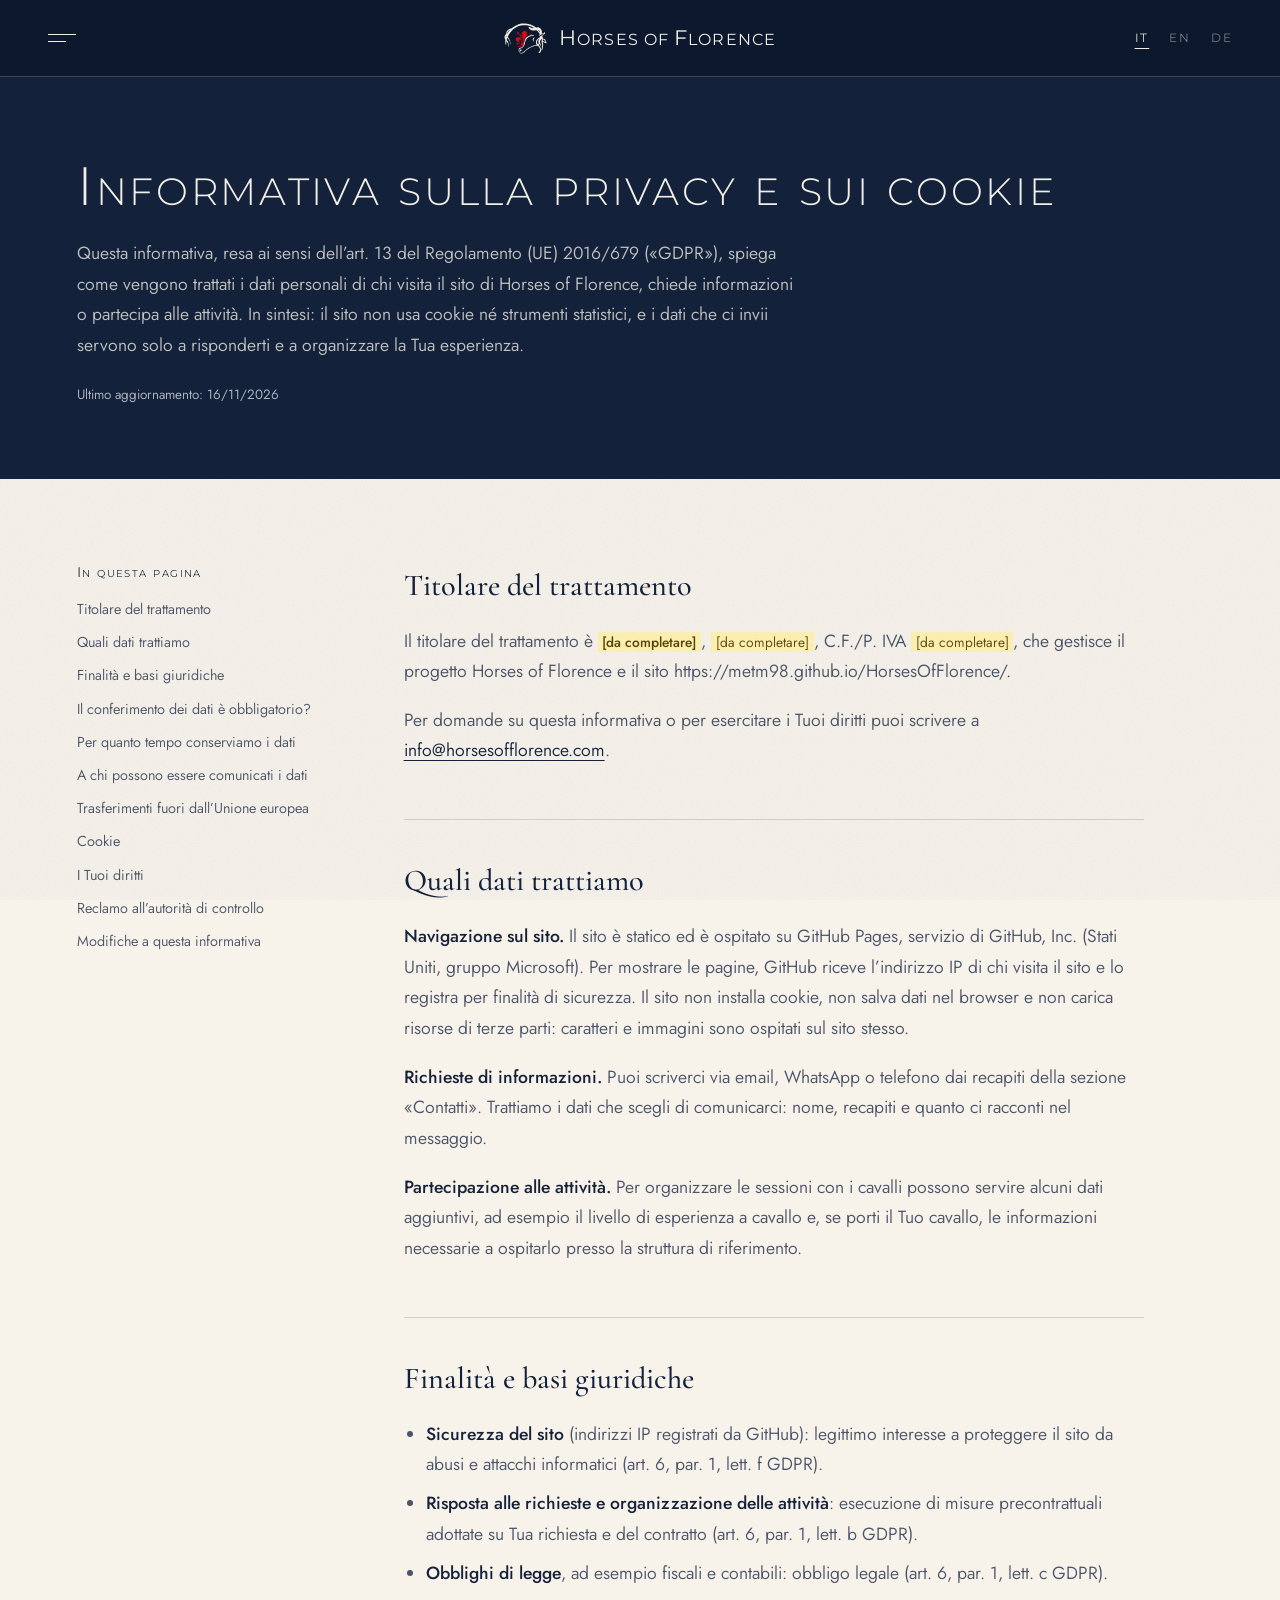
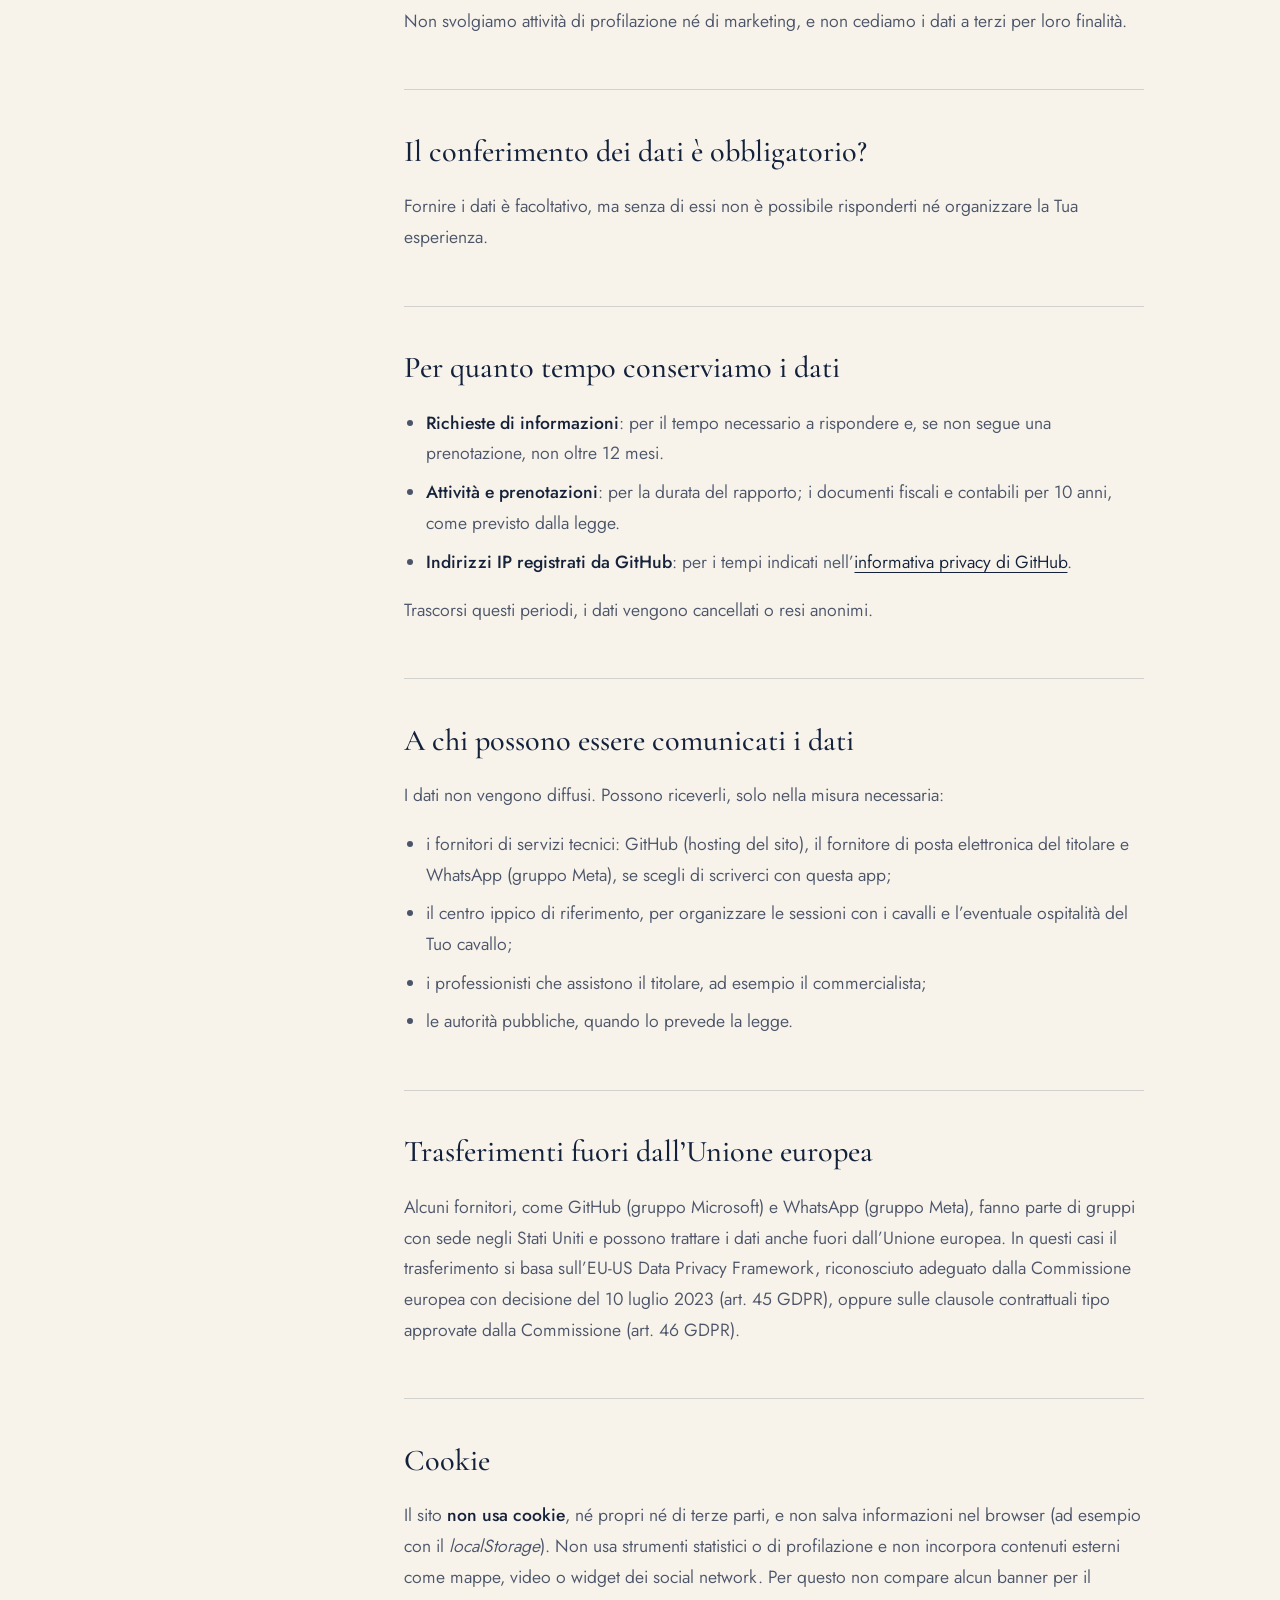
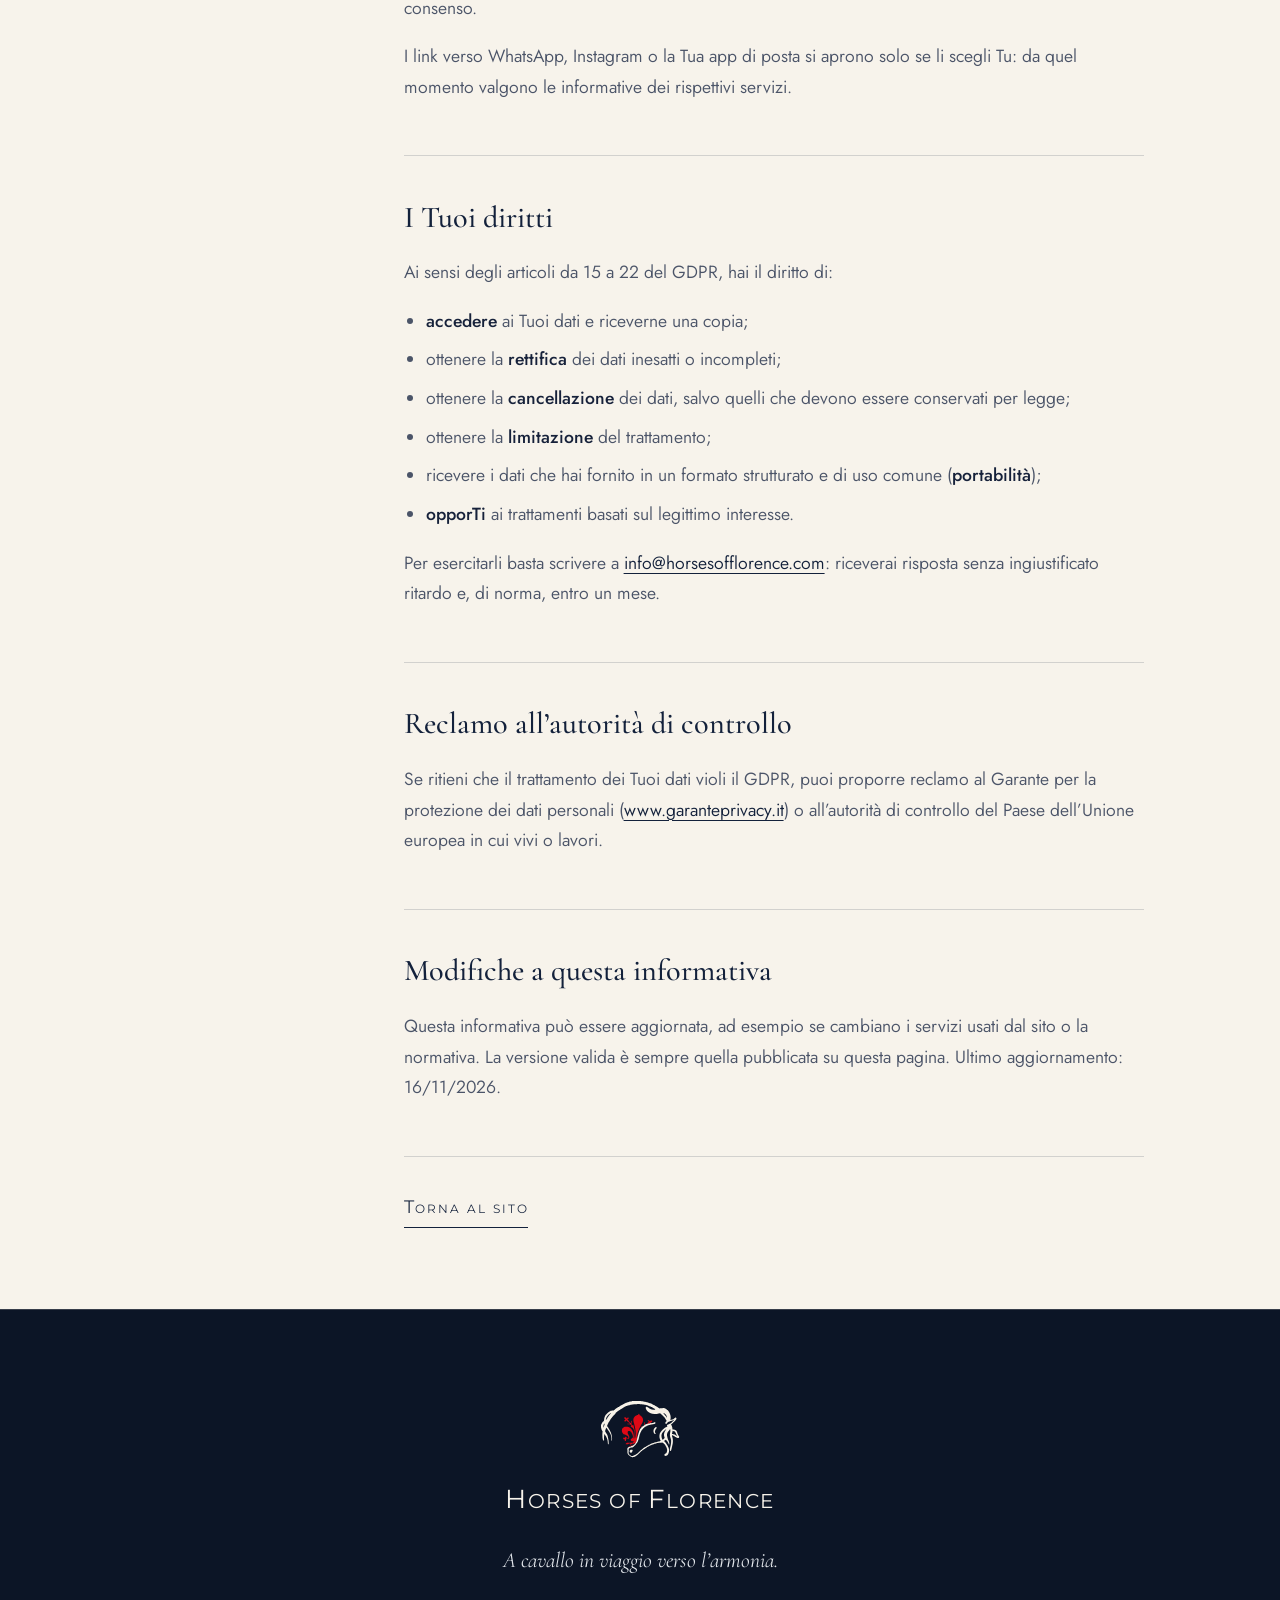
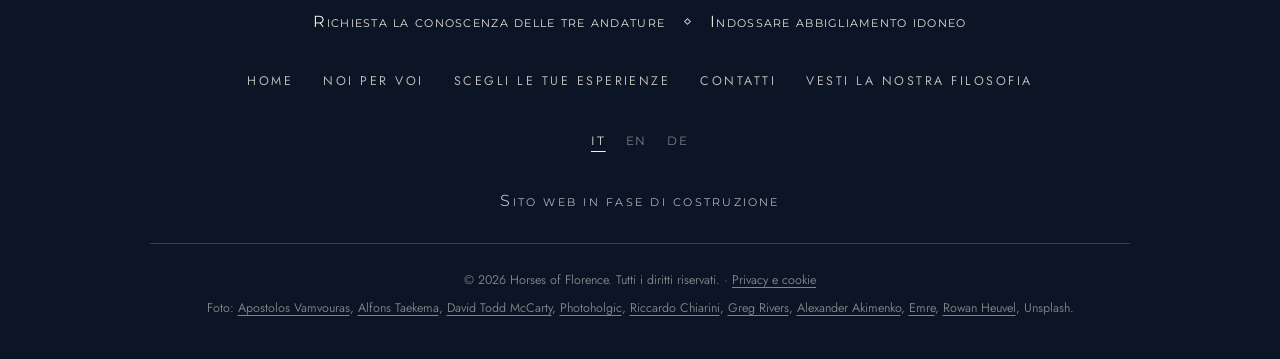
<file: privacy/index.html>
<!doctype html>
<html lang="it" class="no-js">
<head>
<meta charset="utf-8">
<meta name="viewport" content="width=device-width, initial-scale=1, viewport-fit=cover">
<title>Informativa sulla privacy e sui cookie · Horses of Florence</title>
<meta name="description" content="Come Horses of Florence tratta i dati personali di chi visita il sito o chiede informazioni. Il sito non usa cookie.">
<meta name="robots" content="noindex, nofollow">
<meta name="theme-color" content="#f7f3eb">
<meta name="color-scheme" content="light">
<link rel="canonical" href="https://metm98.github.io/HorsesOfFlorence/privacy/">
<link rel="alternate" hreflang="it" href="https://metm98.github.io/HorsesOfFlorence/privacy/">
<link rel="alternate" hreflang="en" href="https://metm98.github.io/HorsesOfFlorence/en/privacy/">
<link rel="alternate" hreflang="de" href="https://metm98.github.io/HorsesOfFlorence/de/privacy/">
<link rel="alternate" hreflang="x-default" href="https://metm98.github.io/HorsesOfFlorence/privacy/">
<meta property="og:type" content="website">
<meta property="og:site_name" content="Horses of Florence">
<meta property="og:title" content="Informativa sulla privacy e sui cookie · Horses of Florence">
<meta property="og:description" content="Come Horses of Florence tratta i dati personali di chi visita il sito o chiede informazioni. Il sito non usa cookie.">
<meta property="og:url" content="https://metm98.github.io/HorsesOfFlorence/privacy/">
<meta property="og:locale" content="it_IT">
<meta property="og:locale:alternate" content="en_GB">
<meta property="og:locale:alternate" content="de_DE">
<meta property="og:image" content="https://metm98.github.io/HorsesOfFlorence/assets/img/brand/og-image.jpg?v=a5177ff8">
<meta property="og:image:width" content="1200">
<meta property="og:image:height" content="630">
<meta property="og:image:alt" content="Horses of Florence. A cavallo in viaggio verso l’armonia.">
<meta name="twitter:card" content="summary_large_image">
<link rel="icon" href="../assets/img/brand/favicon.svg?v=20346423" type="image/svg+xml">
<link rel="icon" type="image/png" sizes="32x32" href="../assets/img/brand/favicon-32.png?v=c790f689">
<link rel="apple-touch-icon" href="../assets/img/brand/apple-touch-icon.png?v=dfd5c25b">
<link rel="manifest" href="../site.webmanifest?v=2aa8934a">
<link rel="preload" href="../assets/fonts/montserrat.woff2" as="font" type="font/woff2" crossorigin>
<link rel="preload" href="../assets/fonts/cormorant-garamond.woff2" as="font" type="font/woff2" crossorigin>
<link rel="preload" href="../assets/fonts/cormorant-garamond-italic.woff2" as="font" type="font/woff2" crossorigin>
<link rel="preload" href="../assets/fonts/jost.woff2" as="font" type="font/woff2" crossorigin>
<link rel="stylesheet" href="../assets/css/style.css?v=5c49777a">
<script>document.documentElement.classList.replace('no-js','js');if(matchMedia('(prefers-reduced-motion: reduce)').matches)document.documentElement.classList.add('still')</script>
</head>
<body class="page-privacy">
<svg xmlns="http://www.w3.org/2000/svg" class="sprite" aria-hidden="true" focusable="false"></svg>
<a class="skip" href="#main">Vai al contenuto</a>
<header class="site-header is-solid" id="top">
  <button class="menu-btn" type="button" aria-controls="menu" aria-expanded="false" data-open="Apri il menu" data-close="Chiudi il menu">
    <span class="menu-btn__lines" aria-hidden="true"></span>
    <span class="sr-only">Apri il menu</span>
  </button>
  <a class="brand" href="../" aria-label="Horses of Florence, torna all’inizio">
    <img class="brand__mark brand__mark--navy" src="../assets/img/brand/mark-navy.svg?v=14a98627" width="47" height="34" alt="">
    <img class="brand__mark brand__mark--ivory" src="../assets/img/brand/mark-ivory.svg?v=e7610d0f" width="47" height="34" alt="">
    <span class="wordmark brand__name"><span>H</span>orses of <span>F</span>lorence</span>
  </a>
  <ul class="langs" aria-label="Lingua">
    <li><a href="../privacy/" hreflang="it" lang="it" aria-current="true">IT</a></li>
    <li><a href="../en/privacy/" hreflang="en" lang="en">EN</a></li>
    <li><a href="../de/privacy/" hreflang="de" lang="de">DE</a></li>
  </ul>
</header>
<nav class="menu" id="menu" aria-label="Menu">
  <div class="menu__inner">
    <ol class="menu__list">
      <li><a href="../#home">Home</a></li>
      <li><a href="../#noi-per-voi">Noi per voi</a></li>
      <li><a href="../#esperienze">Scegli le tue esperienze</a></li>
      <li><a href="../#contatti">Contatti</a></li>
      <li class="menu__apparel"><a href="../#contatti">Vesti la nostra filosofia</a></li>
    </ol>
    <p class="menu__tagline">A cavallo in viaggio verso l’armonia.</p>
  </div>
  <svg class="menu__land" viewBox="0 0 1600 260" preserveAspectRatio="none" aria-hidden="true" focusable="false">
    <path d="M0 120C200 80 420 96 620 116S1040 70 1260 84 1520 112 1600 104V260H0Z" fill="#dfe6ee"/>
    <path d="M0 176C260 148 520 160 780 178S1300 146 1600 158V260H0Z" fill="#eaeef2"/>
    <path d="M0 226C320 210 700 220 1020 232S1420 220 1600 224V260H0Z" fill="#f7f3eb"/>
  </svg>
</nav>
<main id="main" class="legal">
  <section class="legal__hero" data-tone="dark">
    <div class="wrap">
      <h1 class="legal__title">Informativa sulla privacy e sui cookie</h1>
<p class="lead">Questa informativa, resa ai sensi dell’art. 13 del Regolamento (UE) 2016/679 («GDPR»), spiega come vengono trattati i dati personali di chi visita il sito di Horses of Florence, chiede informazioni o partecipa alle attività. In sintesi: il sito non usa cookie né strumenti statistici, e i dati che ci invii servono solo a risponderti e a organizzare la Tua esperienza.</p>      <p class="legal__updated">Ultimo aggiornamento: 16/11/2026</p>
    </div>
  </section>
  <div class="wrap legal__body">
    <nav class="legal__toc" aria-labelledby="toc-title">
      <p class="legal__toc-title" id="toc-title">In questa pagina</p>
      <ol>
<li><a href="#titolare">Titolare del trattamento</a></li><li><a href="#dati-trattati">Quali dati trattiamo</a></li><li><a href="#finalita-basi-giuridiche">Finalità e basi giuridiche</a></li><li><a href="#conferimento">Il conferimento dei dati è obbligatorio?</a></li><li><a href="#conservazione">Per quanto tempo conserviamo i dati</a></li><li><a href="#destinatari">A chi possono essere comunicati i dati</a></li><li><a href="#trasferimenti-extra-ue">Trasferimenti fuori dall’Unione europea</a></li><li><a href="#cookie">Cookie</a></li><li><a href="#diritti">I Tuoi diritti</a></li><li><a href="#reclamo">Reclamo all’autorità di controllo</a></li><li><a href="#modifiche">Modifiche a questa informativa</a></li>      </ol>
    </nav>
    <article class="legal__content">
      <section id="titolare">
        <h2>Titolare del trattamento</h2>
        <p>Il titolare del trattamento è <strong><mark class="todo">[da completare]</mark></strong>, <mark class="todo">[da completare]</mark>, C.F./P. IVA <mark class="todo">[da completare]</mark>, che gestisce il progetto Horses of Florence e il sito https://metm98.github.io/HorsesOfFlorence/.</p><p>Per domande su questa informativa o per esercitare i Tuoi diritti puoi scrivere a <a href="mailto:info@horsesofflorence.com">info@horsesofflorence.com</a>.</p>
      </section>
      <section id="dati-trattati">
        <h2>Quali dati trattiamo</h2>
        <p><strong>Navigazione sul sito.</strong> Il sito è statico ed è ospitato su GitHub Pages, servizio di GitHub, Inc. (Stati Uniti, gruppo Microsoft). Per mostrare le pagine, GitHub riceve l’indirizzo IP di chi visita il sito e lo registra per finalità di sicurezza. Il sito non installa cookie, non salva dati nel browser e non carica risorse di terze parti: caratteri e immagini sono ospitati sul sito stesso.</p><p><strong>Richieste di informazioni.</strong> Puoi scriverci via email, WhatsApp o telefono dai recapiti della sezione «Contatti». Trattiamo i dati che scegli di comunicarci: nome, recapiti e quanto ci racconti nel messaggio.</p><p><strong>Partecipazione alle attività.</strong> Per organizzare le sessioni con i cavalli possono servire alcuni dati aggiuntivi, ad esempio il livello di esperienza a cavallo e, se porti il Tuo cavallo, le informazioni necessarie a ospitarlo presso la struttura di riferimento.</p>
      </section>
      <section id="finalita-basi-giuridiche">
        <h2>Finalità e basi giuridiche</h2>
        <ul><li><strong>Sicurezza del sito</strong> (indirizzi IP registrati da GitHub): legittimo interesse a proteggere il sito da abusi e attacchi informatici (art. 6, par. 1, lett. f GDPR).</li><li><strong>Risposta alle richieste e organizzazione delle attività</strong>: esecuzione di misure precontrattuali adottate su Tua richiesta e del contratto (art. 6, par. 1, lett. b GDPR).</li><li><strong>Obblighi di legge</strong>, ad esempio fiscali e contabili: obbligo legale (art. 6, par. 1, lett. c GDPR).</li></ul><p>Non svolgiamo attività di profilazione né di marketing, e non cediamo i dati a terzi per loro finalità.</p>
      </section>
      <section id="conferimento">
        <h2>Il conferimento dei dati è obbligatorio?</h2>
        <p>Fornire i dati è facoltativo, ma senza di essi non è possibile risponderti né organizzare la Tua esperienza.</p>
      </section>
      <section id="conservazione">
        <h2>Per quanto tempo conserviamo i dati</h2>
        <ul><li><strong>Richieste di informazioni</strong>: per il tempo necessario a rispondere e, se non segue una prenotazione, non oltre 12 mesi.</li><li><strong>Attività e prenotazioni</strong>: per la durata del rapporto; i documenti fiscali e contabili per 10 anni, come previsto dalla legge.</li><li><strong>Indirizzi IP registrati da GitHub</strong>: per i tempi indicati nell’<a href="https://docs.github.com/en/site-policy/privacy-policies/github-general-privacy-statement" target="_blank" rel="noopener">informativa privacy di GitHub</a>.</li></ul><p>Trascorsi questi periodi, i dati vengono cancellati o resi anonimi.</p>
      </section>
      <section id="destinatari">
        <h2>A chi possono essere comunicati i dati</h2>
        <p>I dati non vengono diffusi. Possono riceverli, solo nella misura necessaria:</p><ul><li>i fornitori di servizi tecnici: GitHub (hosting del sito), il fornitore di posta elettronica del titolare e WhatsApp (gruppo Meta), se scegli di scriverci con questa app;</li><li>il centro ippico di riferimento, per organizzare le sessioni con i cavalli e l’eventuale ospitalità del Tuo cavallo;</li><li>i professionisti che assistono il titolare, ad esempio il commercialista;</li><li>le autorità pubbliche, quando lo prevede la legge.</li></ul>
      </section>
      <section id="trasferimenti-extra-ue">
        <h2>Trasferimenti fuori dall’Unione europea</h2>
        <p>Alcuni fornitori, come GitHub (gruppo Microsoft) e WhatsApp (gruppo Meta), fanno parte di gruppi con sede negli Stati Uniti e possono trattare i dati anche fuori dall’Unione europea. In questi casi il trasferimento si basa sull’EU-US Data Privacy Framework, riconosciuto adeguato dalla Commissione europea con decisione del 10 luglio 2023 (art. 45 GDPR), oppure sulle clausole contrattuali tipo approvate dalla Commissione (art. 46 GDPR).</p>
      </section>
      <section id="cookie">
        <h2>Cookie</h2>
        <p>Il sito <strong>non usa cookie</strong>, né propri né di terze parti, e non salva informazioni nel browser (ad esempio con il <em>localStorage</em>). Non usa strumenti statistici o di profilazione e non incorpora contenuti esterni come mappe, video o widget dei social network. Per questo non compare alcun banner per il consenso.</p><p>I link verso WhatsApp, Instagram o la Tua app di posta si aprono solo se li scegli Tu: da quel momento valgono le informative dei rispettivi servizi.</p>
      </section>
      <section id="diritti">
        <h2>I Tuoi diritti</h2>
        <p>Ai sensi degli articoli da 15 a 22 del GDPR, hai il diritto di:</p><ul><li><strong>accedere</strong> ai Tuoi dati e riceverne una copia;</li><li>ottenere la <strong>rettifica</strong> dei dati inesatti o incompleti;</li><li>ottenere la <strong>cancellazione</strong> dei dati, salvo quelli che devono essere conservati per legge;</li><li>ottenere la <strong>limitazione</strong> del trattamento;</li><li>ricevere i dati che hai fornito in un formato strutturato e di uso comune (<strong>portabilità</strong>);</li><li><strong>opporTi</strong> ai trattamenti basati sul legittimo interesse.</li></ul><p>Per esercitarli basta scrivere a <a href="mailto:info@horsesofflorence.com">info@horsesofflorence.com</a>: riceverai risposta senza ingiustificato ritardo e, di norma, entro un mese.</p>
      </section>
      <section id="reclamo">
        <h2>Reclamo all’autorità di controllo</h2>
        <p>Se ritieni che il trattamento dei Tuoi dati violi il GDPR, puoi proporre reclamo al Garante per la protezione dei dati personali (<a href="https://www.garanteprivacy.it" target="_blank" rel="noopener">www.garanteprivacy.it</a>) o all’autorità di controllo del Paese dell’Unione europea in cui vivi o lavori.</p>
      </section>
      <section id="modifiche">
        <h2>Modifiche a questa informativa</h2>
        <p>Questa informativa può essere aggiornata, ad esempio se cambiano i servizi usati dal sito o la normativa. La versione valida è sempre quella pubblicata su questa pagina. Ultimo aggiornamento: 16/11/2026.</p>
      </section>
      <div class="legal__actions">
        <a class="link-line" href="../">Torna al sito</a>
      </div>
    </article>
  </div>
</main>
<footer class="site-footer" data-tone="dark">
  <div class="site-footer__inner">
    <a class="site-footer__brand" href="../" aria-label="Horses of Florence, torna all’inizio">
      <img class="site-footer__mark" src="../assets/img/brand/mark-ivory.svg?v=e7610d0f" width="112" height="80" alt="" loading="lazy" decoding="async">
      <span class="wordmark site-footer__name"><span>H</span>orses of <span>F</span>lorence</span>
    </a>
    <p class="site-footer__tagline">A cavallo in viaggio verso l’armonia.</p>
    <ul class="site-footer__req">
<li>Richiesta la conoscenza delle tre andature</li><li>Indossare abbigliamento idoneo</li>    </ul>
    <nav aria-label="Footer">
      <ul class="site-footer__nav">
<li><a href="../#home">Home</a></li><li><a href="../#noi-per-voi">Noi per voi</a></li><li><a href="../#esperienze">Scegli le tue esperienze</a></li><li><a href="../#contatti">Contatti</a></li>        <li><a href="../#contatti">Vesti la nostra filosofia</a></li>
      </ul>
    </nav>
    <ul class="langs langs--footer" aria-label="Lingua">
      <li><a href="../privacy/" hreflang="it" lang="it" aria-current="true">IT</a></li>
      <li><a href="../en/privacy/" hreflang="en" lang="en">EN</a></li>
      <li><a href="../de/privacy/" hreflang="de" lang="de">DE</a></li>
    </ul>
<p class="site-footer__notice">Sito web in fase di costruzione</p>    <div class="site-footer__meta">
      <p>© 2026 Horses of Florence. Tutti i diritti riservati. · <a href="../privacy/" aria-current="page">Privacy e cookie</a></p>
      <p>
        Foto: <a href="https://unsplash.com/photos/FjvIsYAqoic" target="_blank" rel="noopener">Apostolos Vamvouras</a>, <a href="https://unsplash.com/photos/VdAyo0CkbdQ" target="_blank" rel="noopener">Alfons Taekema</a>, <a href="https://unsplash.com/photos/MoU9RTtaxWw" target="_blank" rel="noopener">David Todd McCarty</a>, <a href="https://unsplash.com/photos/jxy6anuB5b4" target="_blank" rel="noopener">Photoholgic</a>, <a href="https://unsplash.com/photos/_C-ZxPF-BtQ" target="_blank" rel="noopener">Riccardo Chiarini</a>, <a href="https://unsplash.com/photos/gRW6kNuibFo" target="_blank" rel="noopener">Greg Rivers</a>, <a href="https://unsplash.com/photos/vxzkxfJ8FlE" target="_blank" rel="noopener">Alexander Akimenko</a>, <a href="https://unsplash.com/photos/iRVq6avVGDE" target="_blank" rel="noopener">Emre</a>, <a href="https://unsplash.com/photos/xYYBo69fvQE" target="_blank" rel="noopener">Rowan Heuvel</a>, Unsplash.
      </p>
    </div>
  </div>
</footer>
<script src="../assets/js/main.js?v=2eaa312d" defer></script>
</body>
</html>
</file>
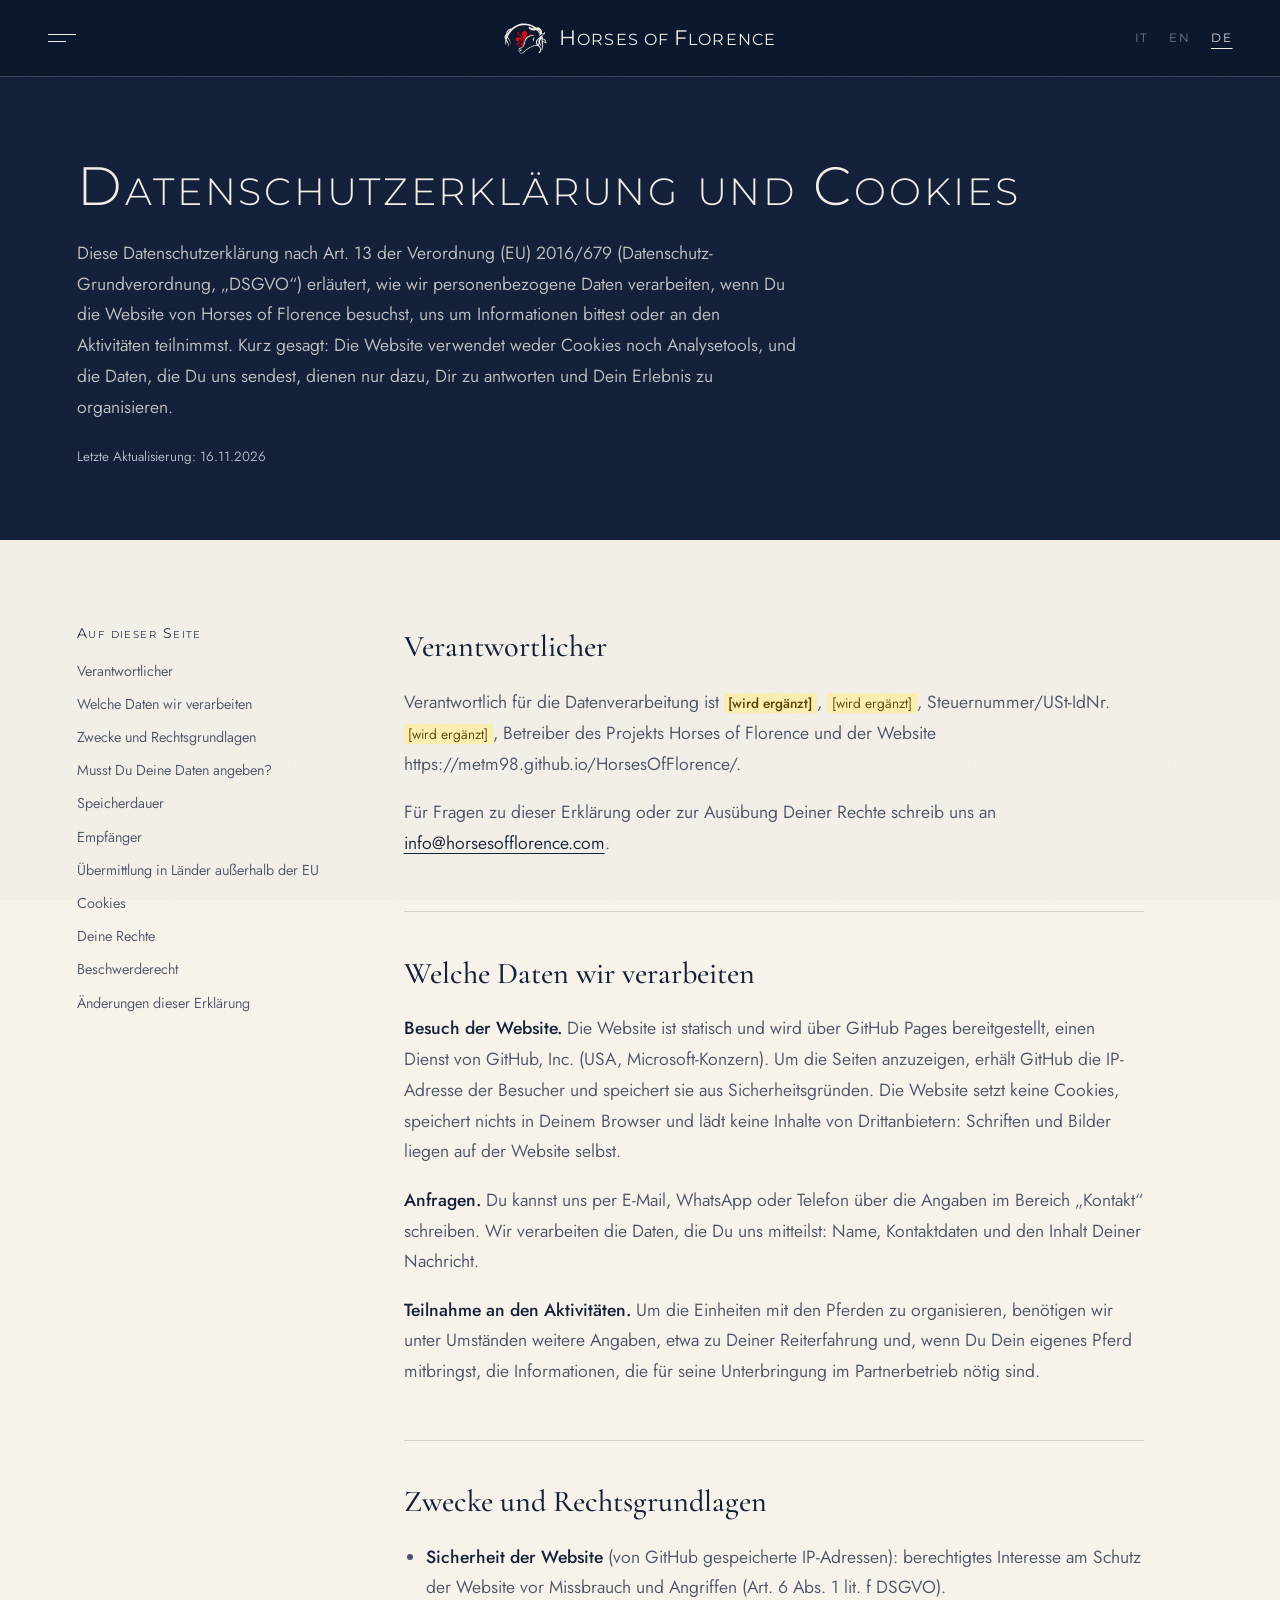
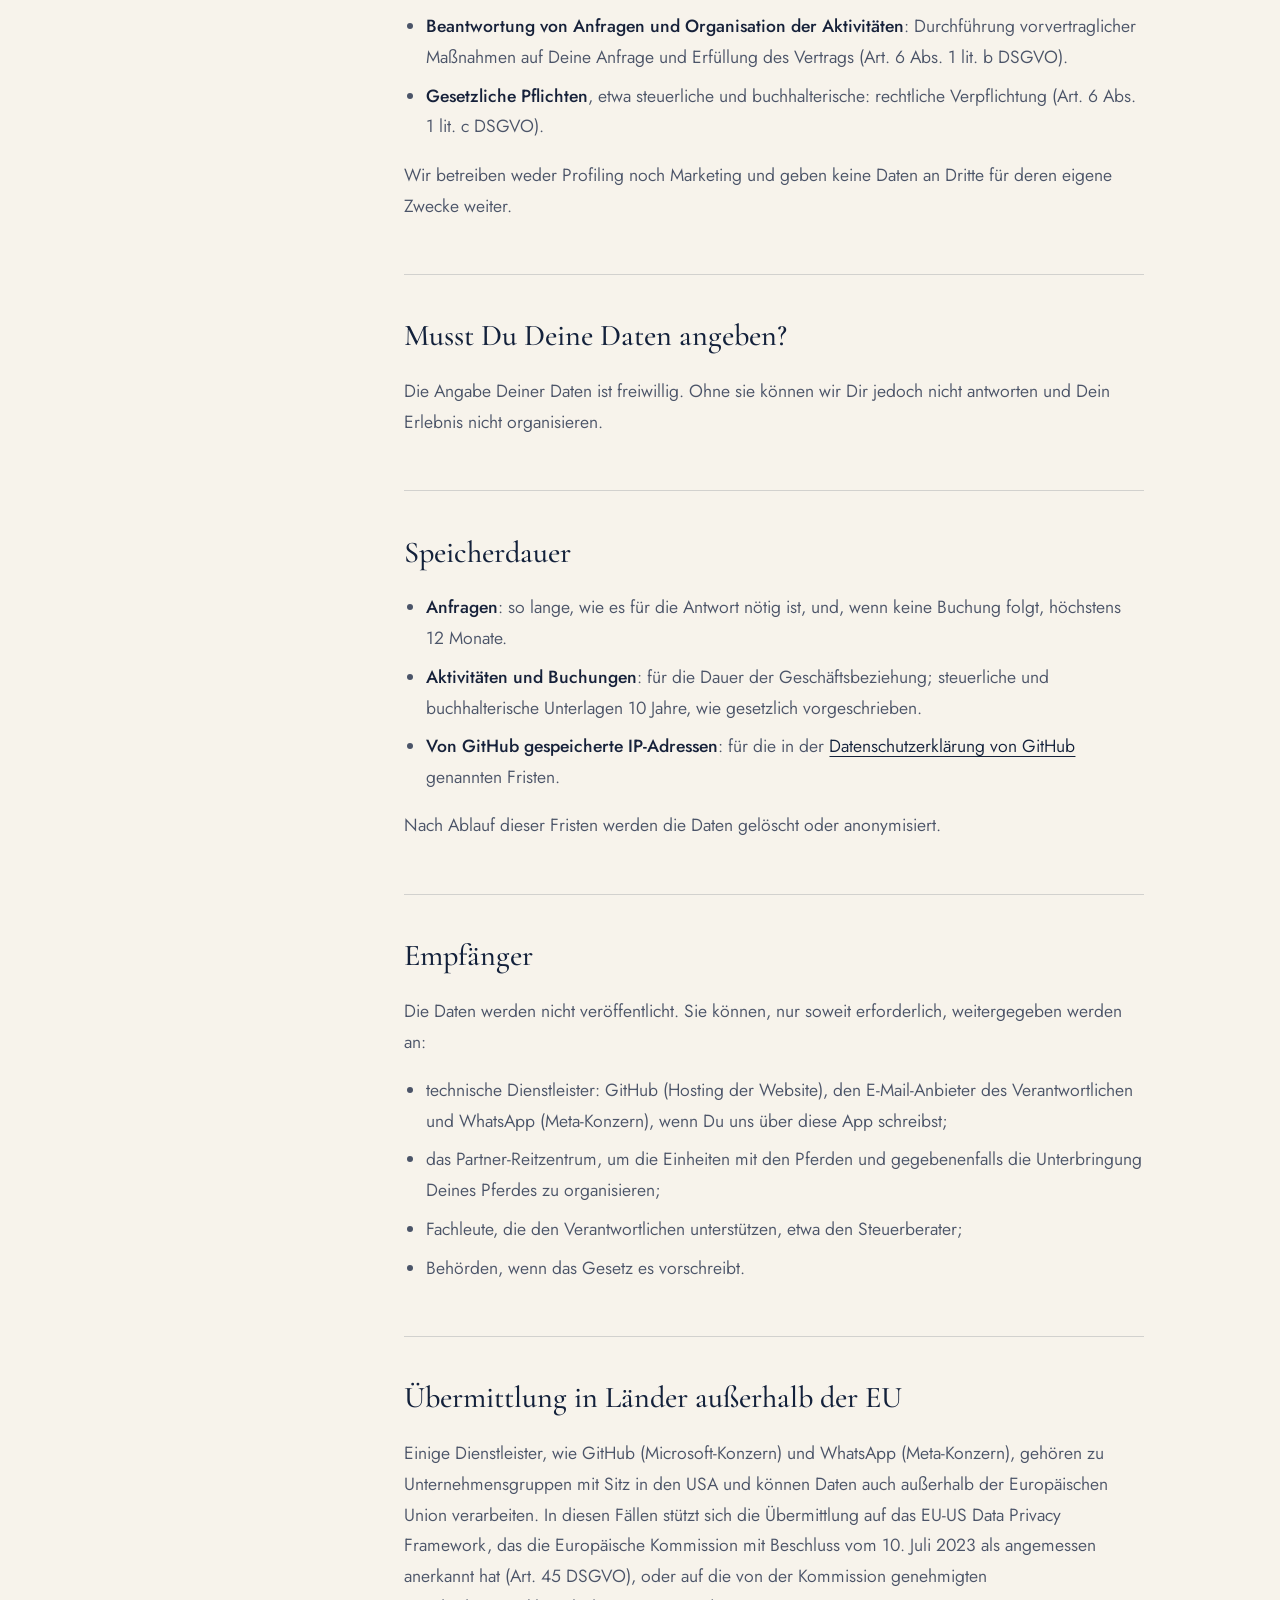
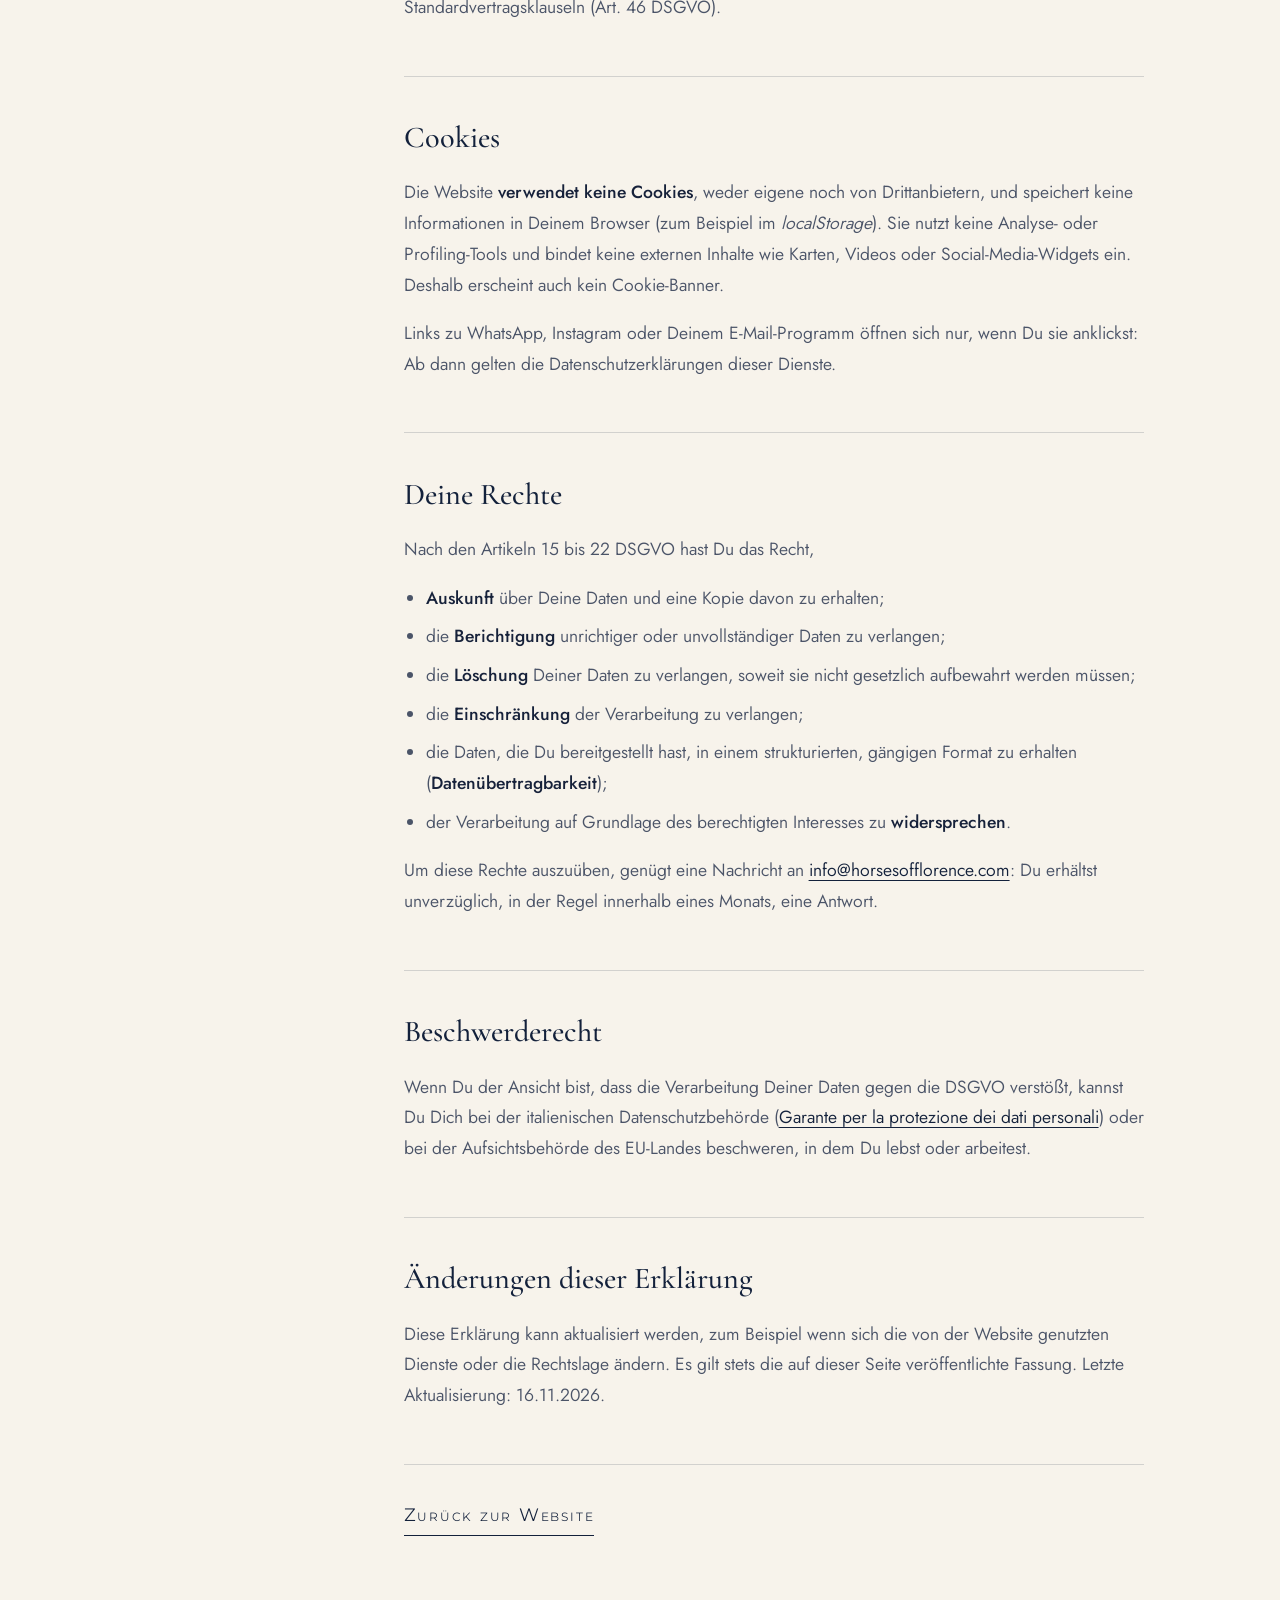
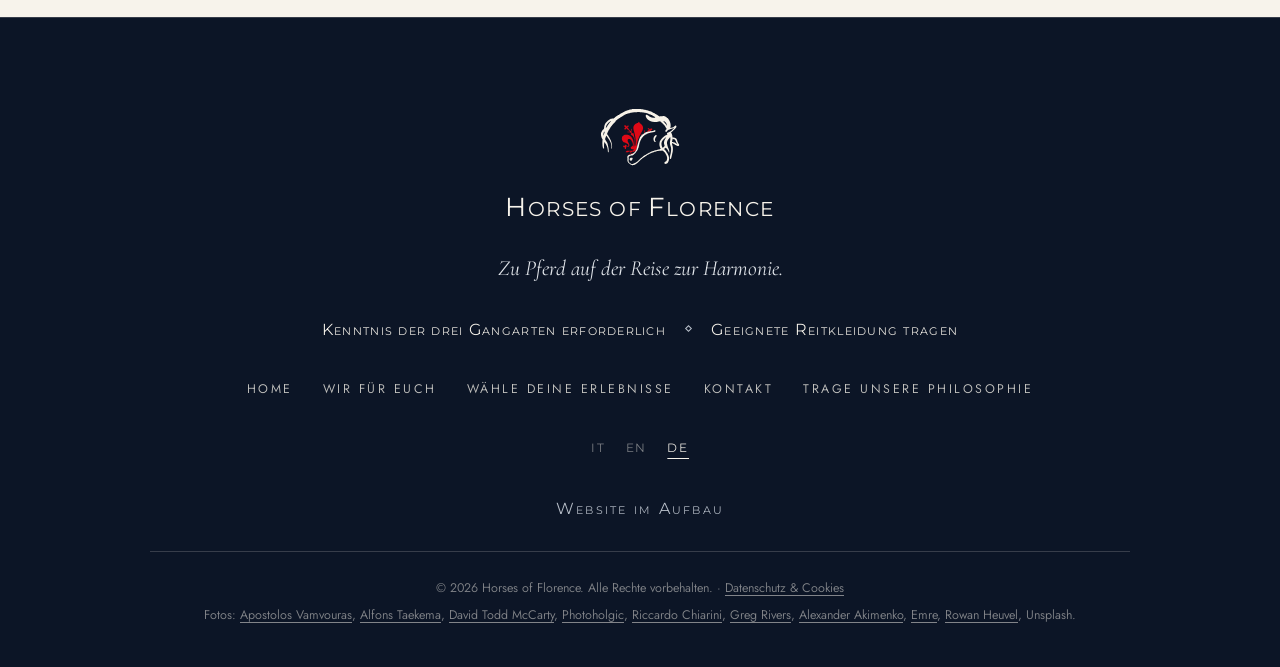
<file: de/privacy/index.html>
<!doctype html>
<html lang="de" class="no-js">
<head>
<meta charset="utf-8">
<meta name="viewport" content="width=device-width, initial-scale=1, viewport-fit=cover">
<title>Datenschutzerklärung und Cookies · Horses of Florence</title>
<meta name="description" content="Wie Horses of Florence die personenbezogenen Daten von Besucherinnen und Besuchern der Website und von Anfragenden verarbeitet. Die Website verwendet keine Cookies.">
<meta name="robots" content="noindex, nofollow">
<meta name="theme-color" content="#f7f3eb">
<meta name="color-scheme" content="light">
<link rel="canonical" href="https://metm98.github.io/HorsesOfFlorence/de/privacy/">
<link rel="alternate" hreflang="it" href="https://metm98.github.io/HorsesOfFlorence/privacy/">
<link rel="alternate" hreflang="en" href="https://metm98.github.io/HorsesOfFlorence/en/privacy/">
<link rel="alternate" hreflang="de" href="https://metm98.github.io/HorsesOfFlorence/de/privacy/">
<link rel="alternate" hreflang="x-default" href="https://metm98.github.io/HorsesOfFlorence/privacy/">
<meta property="og:type" content="website">
<meta property="og:site_name" content="Horses of Florence">
<meta property="og:title" content="Datenschutzerklärung und Cookies · Horses of Florence">
<meta property="og:description" content="Wie Horses of Florence die personenbezogenen Daten von Besucherinnen und Besuchern der Website und von Anfragenden verarbeitet. Die Website verwendet keine Cookies.">
<meta property="og:url" content="https://metm98.github.io/HorsesOfFlorence/de/privacy/">
<meta property="og:locale" content="de_DE">
<meta property="og:locale:alternate" content="it_IT">
<meta property="og:locale:alternate" content="en_GB">
<meta property="og:image" content="https://metm98.github.io/HorsesOfFlorence/assets/img/brand/og-image.jpg?v=a5177ff8">
<meta property="og:image:width" content="1200">
<meta property="og:image:height" content="630">
<meta property="og:image:alt" content="Horses of Florence. Zu Pferd auf der Reise zur Harmonie.">
<meta name="twitter:card" content="summary_large_image">
<link rel="icon" href="../../assets/img/brand/favicon.svg?v=20346423" type="image/svg+xml">
<link rel="icon" type="image/png" sizes="32x32" href="../../assets/img/brand/favicon-32.png?v=c790f689">
<link rel="apple-touch-icon" href="../../assets/img/brand/apple-touch-icon.png?v=dfd5c25b">
<link rel="manifest" href="../../site.webmanifest?v=2aa8934a">
<link rel="preload" href="../../assets/fonts/montserrat.woff2" as="font" type="font/woff2" crossorigin>
<link rel="preload" href="../../assets/fonts/cormorant-garamond.woff2" as="font" type="font/woff2" crossorigin>
<link rel="preload" href="../../assets/fonts/cormorant-garamond-italic.woff2" as="font" type="font/woff2" crossorigin>
<link rel="preload" href="../../assets/fonts/jost.woff2" as="font" type="font/woff2" crossorigin>
<link rel="stylesheet" href="../../assets/css/style.css?v=5c49777a">
<script>document.documentElement.classList.replace('no-js','js');if(matchMedia('(prefers-reduced-motion: reduce)').matches)document.documentElement.classList.add('still')</script>
</head>
<body class="page-privacy">
<svg xmlns="http://www.w3.org/2000/svg" class="sprite" aria-hidden="true" focusable="false"></svg>
<a class="skip" href="#main">Zum Inhalt springen</a>
<header class="site-header is-solid" id="top">
  <button class="menu-btn" type="button" aria-controls="menu" aria-expanded="false" data-open="Menü öffnen" data-close="Menü schließen">
    <span class="menu-btn__lines" aria-hidden="true"></span>
    <span class="sr-only">Menü öffnen</span>
  </button>
  <a class="brand" href="../../de/" aria-label="Horses of Florence, zurück zum Anfang">
    <img class="brand__mark brand__mark--navy" src="../../assets/img/brand/mark-navy.svg?v=14a98627" width="47" height="34" alt="">
    <img class="brand__mark brand__mark--ivory" src="../../assets/img/brand/mark-ivory.svg?v=e7610d0f" width="47" height="34" alt="">
    <span class="wordmark brand__name"><span>H</span>orses of <span>F</span>lorence</span>
  </a>
  <ul class="langs" aria-label="Sprache">
    <li><a href="../../privacy/" hreflang="it" lang="it">IT</a></li>
    <li><a href="../../en/privacy/" hreflang="en" lang="en">EN</a></li>
    <li><a href="../../de/privacy/" hreflang="de" lang="de" aria-current="true">DE</a></li>
  </ul>
</header>
<nav class="menu" id="menu" aria-label="Menu">
  <div class="menu__inner">
    <ol class="menu__list">
      <li><a href="../../de/#home">Home</a></li>
      <li><a href="../../de/#noi-per-voi">Wir für Euch</a></li>
      <li><a href="../../de/#esperienze">Wähle Deine Erlebnisse</a></li>
      <li><a href="../../de/#contatti">Kontakt</a></li>
      <li class="menu__apparel"><a href="../../de/#contatti">Trage unsere Philosophie</a></li>
    </ol>
    <p class="menu__tagline">Zu Pferd auf der Reise zur Harmonie.</p>
  </div>
  <svg class="menu__land" viewBox="0 0 1600 260" preserveAspectRatio="none" aria-hidden="true" focusable="false">
    <path d="M0 120C200 80 420 96 620 116S1040 70 1260 84 1520 112 1600 104V260H0Z" fill="#dfe6ee"/>
    <path d="M0 176C260 148 520 160 780 178S1300 146 1600 158V260H0Z" fill="#eaeef2"/>
    <path d="M0 226C320 210 700 220 1020 232S1420 220 1600 224V260H0Z" fill="#f7f3eb"/>
  </svg>
</nav>
<main id="main" class="legal">
  <section class="legal__hero" data-tone="dark">
    <div class="wrap">
      <h1 class="legal__title">Datenschutzerklärung und Cookies</h1>
<p class="lead">Diese Datenschutzerklärung nach Art. 13 der Verordnung (EU) 2016/679 (Datenschutz-Grundverordnung, „DSGVO“) erläutert, wie wir personenbezogene Daten verarbeiten, wenn Du die Website von Horses of Florence besuchst, uns um Informationen bittest oder an den Aktivitäten teilnimmst. Kurz gesagt: Die Website verwendet weder Cookies noch Analysetools, und die Daten, die Du uns sendest, dienen nur dazu, Dir zu antworten und Dein Erlebnis zu organisieren.</p>      <p class="legal__updated">Letzte Aktualisierung: 16.11.2026</p>
    </div>
  </section>
  <div class="wrap legal__body">
    <nav class="legal__toc" aria-labelledby="toc-title">
      <p class="legal__toc-title" id="toc-title">Auf dieser Seite</p>
      <ol>
<li><a href="#titolare">Verantwortlicher</a></li><li><a href="#dati-trattati">Welche Daten wir verarbeiten</a></li><li><a href="#finalita-basi-giuridiche">Zwecke und Rechtsgrundlagen</a></li><li><a href="#conferimento">Musst Du Deine Daten angeben?</a></li><li><a href="#conservazione">Speicherdauer</a></li><li><a href="#destinatari">Empfänger</a></li><li><a href="#trasferimenti-extra-ue">Übermittlung in Länder außerhalb der EU</a></li><li><a href="#cookie">Cookies</a></li><li><a href="#diritti">Deine Rechte</a></li><li><a href="#reclamo">Beschwerderecht</a></li><li><a href="#modifiche">Änderungen dieser Erklärung</a></li>      </ol>
    </nav>
    <article class="legal__content">
      <section id="titolare">
        <h2>Verantwortlicher</h2>
        <p>Verantwortlich für die Datenverarbeitung ist <strong><mark class="todo">[wird ergänzt]</mark></strong>, <mark class="todo">[wird ergänzt]</mark>, Steuernummer/USt-IdNr. <mark class="todo">[wird ergänzt]</mark>, Betreiber des Projekts Horses of Florence und der Website https://metm98.github.io/HorsesOfFlorence/.</p><p>Für Fragen zu dieser Erklärung oder zur Ausübung Deiner Rechte schreib uns an <a href="mailto:info@horsesofflorence.com">info@horsesofflorence.com</a>.</p>
      </section>
      <section id="dati-trattati">
        <h2>Welche Daten wir verarbeiten</h2>
        <p><strong>Besuch der Website.</strong> Die Website ist statisch und wird über GitHub Pages bereitgestellt, einen Dienst von GitHub, Inc. (USA, Microsoft-Konzern). Um die Seiten anzuzeigen, erhält GitHub die IP-Adresse der Besucher und speichert sie aus Sicherheitsgründen. Die Website setzt keine Cookies, speichert nichts in Deinem Browser und lädt keine Inhalte von Drittanbietern: Schriften und Bilder liegen auf der Website selbst.</p><p><strong>Anfragen.</strong> Du kannst uns per E-Mail, WhatsApp oder Telefon über die Angaben im Bereich „Kontakt“ schreiben. Wir verarbeiten die Daten, die Du uns mitteilst: Name, Kontaktdaten und den Inhalt Deiner Nachricht.</p><p><strong>Teilnahme an den Aktivitäten.</strong> Um die Einheiten mit den Pferden zu organisieren, benötigen wir unter Umständen weitere Angaben, etwa zu Deiner Reiterfahrung und, wenn Du Dein eigenes Pferd mitbringst, die Informationen, die für seine Unterbringung im Partnerbetrieb nötig sind.</p>
      </section>
      <section id="finalita-basi-giuridiche">
        <h2>Zwecke und Rechtsgrundlagen</h2>
        <ul><li><strong>Sicherheit der Website</strong> (von GitHub gespeicherte IP-Adressen): berechtigtes Interesse am Schutz der Website vor Missbrauch und Angriffen (Art. 6 Abs. 1 lit. f DSGVO).</li><li><strong>Beantwortung von Anfragen und Organisation der Aktivitäten</strong>: Durchführung vorvertraglicher Maßnahmen auf Deine Anfrage und Erfüllung des Vertrags (Art. 6 Abs. 1 lit. b DSGVO).</li><li><strong>Gesetzliche Pflichten</strong>, etwa steuerliche und buchhalterische: rechtliche Verpflichtung (Art. 6 Abs. 1 lit. c DSGVO).</li></ul><p>Wir betreiben weder Profiling noch Marketing und geben keine Daten an Dritte für deren eigene Zwecke weiter.</p>
      </section>
      <section id="conferimento">
        <h2>Musst Du Deine Daten angeben?</h2>
        <p>Die Angabe Deiner Daten ist freiwillig. Ohne sie können wir Dir jedoch nicht antworten und Dein Erlebnis nicht organisieren.</p>
      </section>
      <section id="conservazione">
        <h2>Speicherdauer</h2>
        <ul><li><strong>Anfragen</strong>: so lange, wie es für die Antwort nötig ist, und, wenn keine Buchung folgt, höchstens 12 Monate.</li><li><strong>Aktivitäten und Buchungen</strong>: für die Dauer der Geschäftsbeziehung; steuerliche und buchhalterische Unterlagen 10 Jahre, wie gesetzlich vorgeschrieben.</li><li><strong>Von GitHub gespeicherte IP-Adressen</strong>: für die in der <a href="https://docs.github.com/en/site-policy/privacy-policies/github-general-privacy-statement" target="_blank" rel="noopener">Datenschutzerklärung von GitHub</a> genannten Fristen.</li></ul><p>Nach Ablauf dieser Fristen werden die Daten gelöscht oder anonymisiert.</p>
      </section>
      <section id="destinatari">
        <h2>Empfänger</h2>
        <p>Die Daten werden nicht veröffentlicht. Sie können, nur soweit erforderlich, weitergegeben werden an:</p><ul><li>technische Dienstleister: GitHub (Hosting der Website), den E-Mail-Anbieter des Verantwortlichen und WhatsApp (Meta-Konzern), wenn Du uns über diese App schreibst;</li><li>das Partner-Reitzentrum, um die Einheiten mit den Pferden und gegebenenfalls die Unterbringung Deines Pferdes zu organisieren;</li><li>Fachleute, die den Verantwortlichen unterstützen, etwa den Steuerberater;</li><li>Behörden, wenn das Gesetz es vorschreibt.</li></ul>
      </section>
      <section id="trasferimenti-extra-ue">
        <h2>Übermittlung in Länder außerhalb der EU</h2>
        <p>Einige Dienstleister, wie GitHub (Microsoft-Konzern) und WhatsApp (Meta-Konzern), gehören zu Unternehmensgruppen mit Sitz in den USA und können Daten auch außerhalb der Europäischen Union verarbeiten. In diesen Fällen stützt sich die Übermittlung auf das EU-US Data Privacy Framework, das die Europäische Kommission mit Beschluss vom 10. Juli 2023 als angemessen anerkannt hat (Art. 45 DSGVO), oder auf die von der Kommission genehmigten Standardvertragsklauseln (Art. 46 DSGVO).</p>
      </section>
      <section id="cookie">
        <h2>Cookies</h2>
        <p>Die Website <strong>verwendet keine Cookies</strong>, weder eigene noch von Drittanbietern, und speichert keine Informationen in Deinem Browser (zum Beispiel im <em>localStorage</em>). Sie nutzt keine Analyse- oder Profiling-Tools und bindet keine externen Inhalte wie Karten, Videos oder Social-Media-Widgets ein. Deshalb erscheint auch kein Cookie-Banner.</p><p>Links zu WhatsApp, Instagram oder Deinem E-Mail-Programm öffnen sich nur, wenn Du sie anklickst: Ab dann gelten die Datenschutzerklärungen dieser Dienste.</p>
      </section>
      <section id="diritti">
        <h2>Deine Rechte</h2>
        <p>Nach den Artikeln 15 bis 22 DSGVO hast Du das Recht,</p><ul><li><strong>Auskunft</strong> über Deine Daten und eine Kopie davon zu erhalten;</li><li>die <strong>Berichtigung</strong> unrichtiger oder unvollständiger Daten zu verlangen;</li><li>die <strong>Löschung</strong> Deiner Daten zu verlangen, soweit sie nicht gesetzlich aufbewahrt werden müssen;</li><li>die <strong>Einschränkung</strong> der Verarbeitung zu verlangen;</li><li>die Daten, die Du bereitgestellt hast, in einem strukturierten, gängigen Format zu erhalten (<strong>Datenübertragbarkeit</strong>);</li><li>der Verarbeitung auf Grundlage des berechtigten Interesses zu <strong>widersprechen</strong>.</li></ul><p>Um diese Rechte auszuüben, genügt eine Nachricht an <a href="mailto:info@horsesofflorence.com">info@horsesofflorence.com</a>: Du erhältst unverzüglich, in der Regel innerhalb eines Monats, eine Antwort.</p>
      </section>
      <section id="reclamo">
        <h2>Beschwerderecht</h2>
        <p>Wenn Du der Ansicht bist, dass die Verarbeitung Deiner Daten gegen die DSGVO verstößt, kannst Du Dich bei der italienischen Datenschutzbehörde (<a href="https://www.garanteprivacy.it" target="_blank" rel="noopener">Garante per la protezione dei dati personali</a>) oder bei der Aufsichtsbehörde des EU-Landes beschweren, in dem Du lebst oder arbeitest.</p>
      </section>
      <section id="modifiche">
        <h2>Änderungen dieser Erklärung</h2>
        <p>Diese Erklärung kann aktualisiert werden, zum Beispiel wenn sich die von der Website genutzten Dienste oder die Rechtslage ändern. Es gilt stets die auf dieser Seite veröffentlichte Fassung. Letzte Aktualisierung: 16.11.2026.</p>
      </section>
      <div class="legal__actions">
        <a class="link-line" href="../../de/">Zurück zur Website</a>
      </div>
    </article>
  </div>
</main>
<footer class="site-footer" data-tone="dark">
  <div class="site-footer__inner">
    <a class="site-footer__brand" href="../../de/" aria-label="Horses of Florence, zurück zum Anfang">
      <img class="site-footer__mark" src="../../assets/img/brand/mark-ivory.svg?v=e7610d0f" width="112" height="80" alt="" loading="lazy" decoding="async">
      <span class="wordmark site-footer__name"><span>H</span>orses of <span>F</span>lorence</span>
    </a>
    <p class="site-footer__tagline">Zu Pferd auf der Reise zur Harmonie.</p>
    <ul class="site-footer__req">
<li>Kenntnis der drei Gangarten erforderlich</li><li>Geeignete Reitkleidung tragen</li>    </ul>
    <nav aria-label="Footer">
      <ul class="site-footer__nav">
<li><a href="../../de/#home">Home</a></li><li><a href="../../de/#noi-per-voi">Wir für Euch</a></li><li><a href="../../de/#esperienze">Wähle Deine Erlebnisse</a></li><li><a href="../../de/#contatti">Kontakt</a></li>        <li><a href="../../de/#contatti">Trage unsere Philosophie</a></li>
      </ul>
    </nav>
    <ul class="langs langs--footer" aria-label="Sprache">
      <li><a href="../../privacy/" hreflang="it" lang="it">IT</a></li>
      <li><a href="../../en/privacy/" hreflang="en" lang="en">EN</a></li>
      <li><a href="../../de/privacy/" hreflang="de" lang="de" aria-current="true">DE</a></li>
    </ul>
<p class="site-footer__notice">Website im Aufbau</p>    <div class="site-footer__meta">
      <p>© 2026 Horses of Florence. Alle Rechte vorbehalten. · <a href="../../de/privacy/" aria-current="page">Datenschutz &amp; Cookies</a></p>
      <p>
        Fotos: <a href="https://unsplash.com/photos/FjvIsYAqoic" target="_blank" rel="noopener">Apostolos Vamvouras</a>, <a href="https://unsplash.com/photos/VdAyo0CkbdQ" target="_blank" rel="noopener">Alfons Taekema</a>, <a href="https://unsplash.com/photos/MoU9RTtaxWw" target="_blank" rel="noopener">David Todd McCarty</a>, <a href="https://unsplash.com/photos/jxy6anuB5b4" target="_blank" rel="noopener">Photoholgic</a>, <a href="https://unsplash.com/photos/_C-ZxPF-BtQ" target="_blank" rel="noopener">Riccardo Chiarini</a>, <a href="https://unsplash.com/photos/gRW6kNuibFo" target="_blank" rel="noopener">Greg Rivers</a>, <a href="https://unsplash.com/photos/vxzkxfJ8FlE" target="_blank" rel="noopener">Alexander Akimenko</a>, <a href="https://unsplash.com/photos/iRVq6avVGDE" target="_blank" rel="noopener">Emre</a>, <a href="https://unsplash.com/photos/xYYBo69fvQE" target="_blank" rel="noopener">Rowan Heuvel</a>, Unsplash.
      </p>
    </div>
  </div>
</footer>
<script src="../../assets/js/main.js?v=2eaa312d" defer></script>
</body>
</html>
</file>
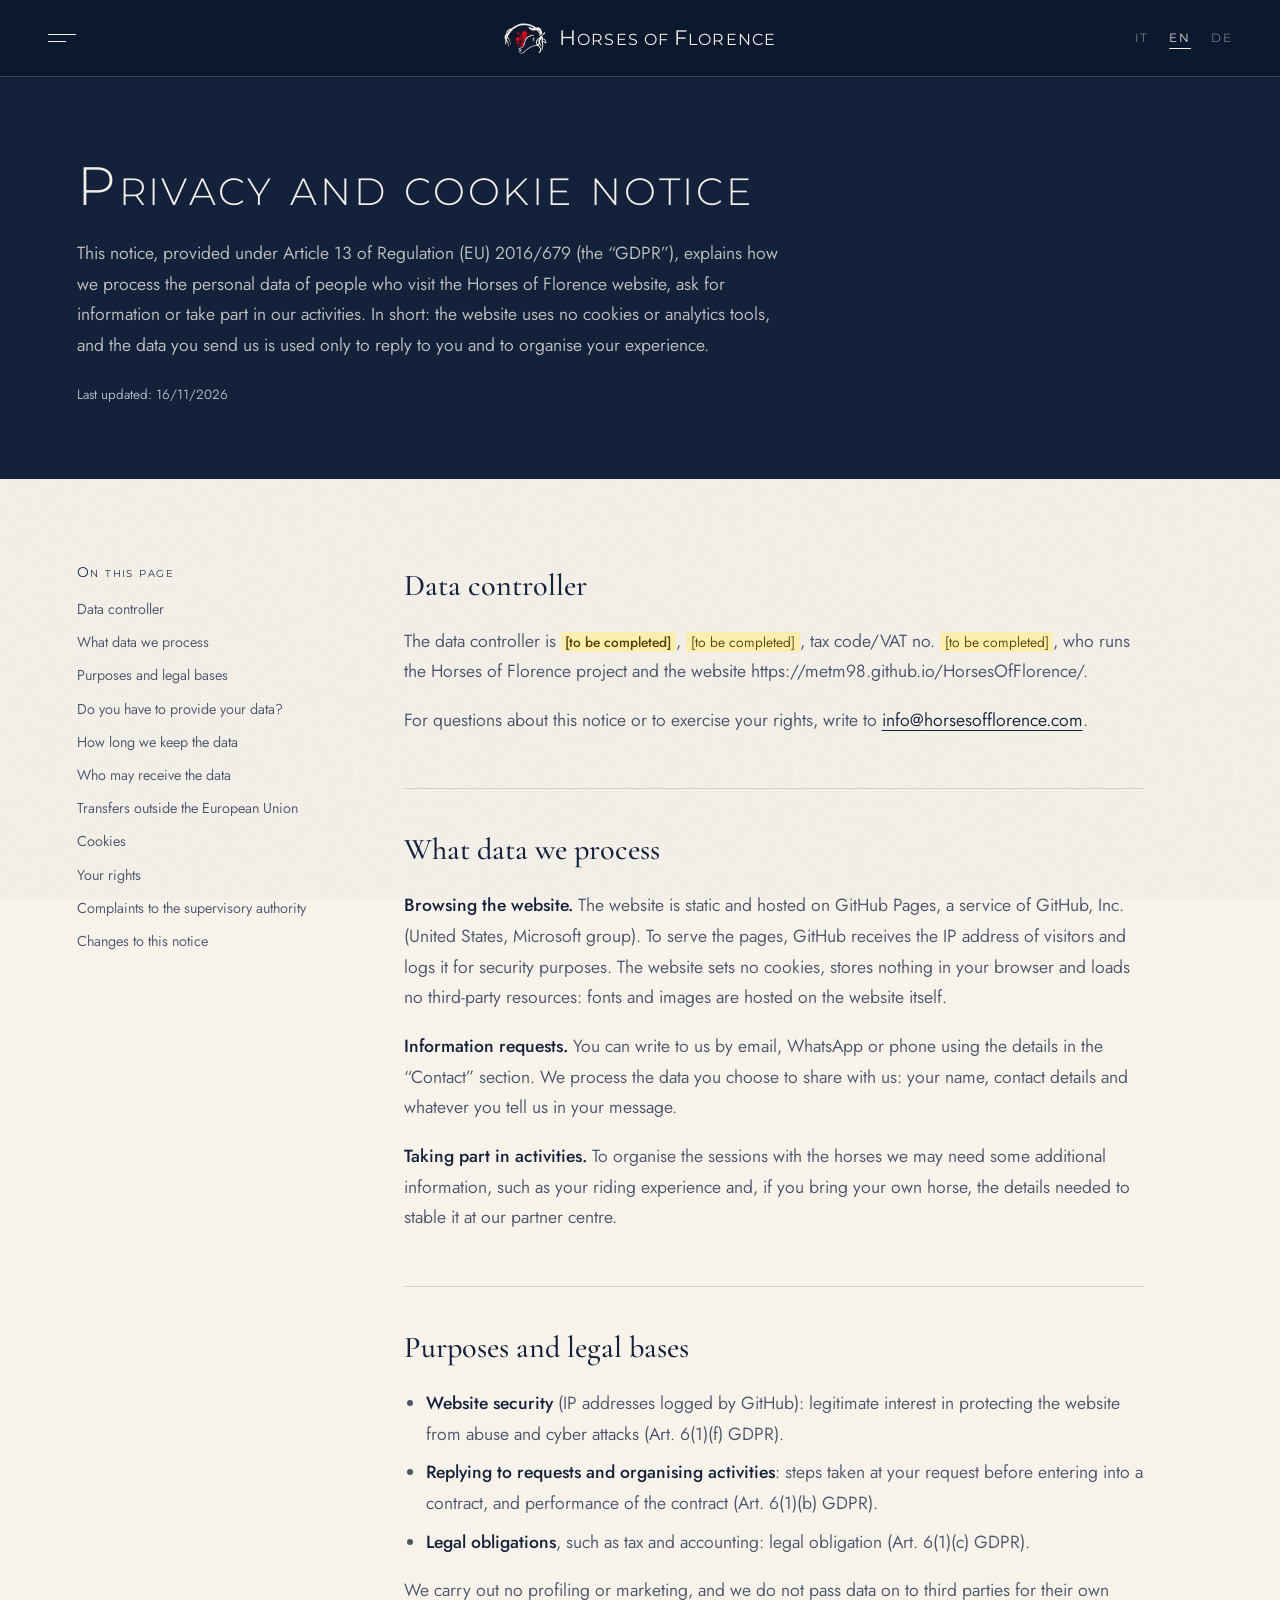
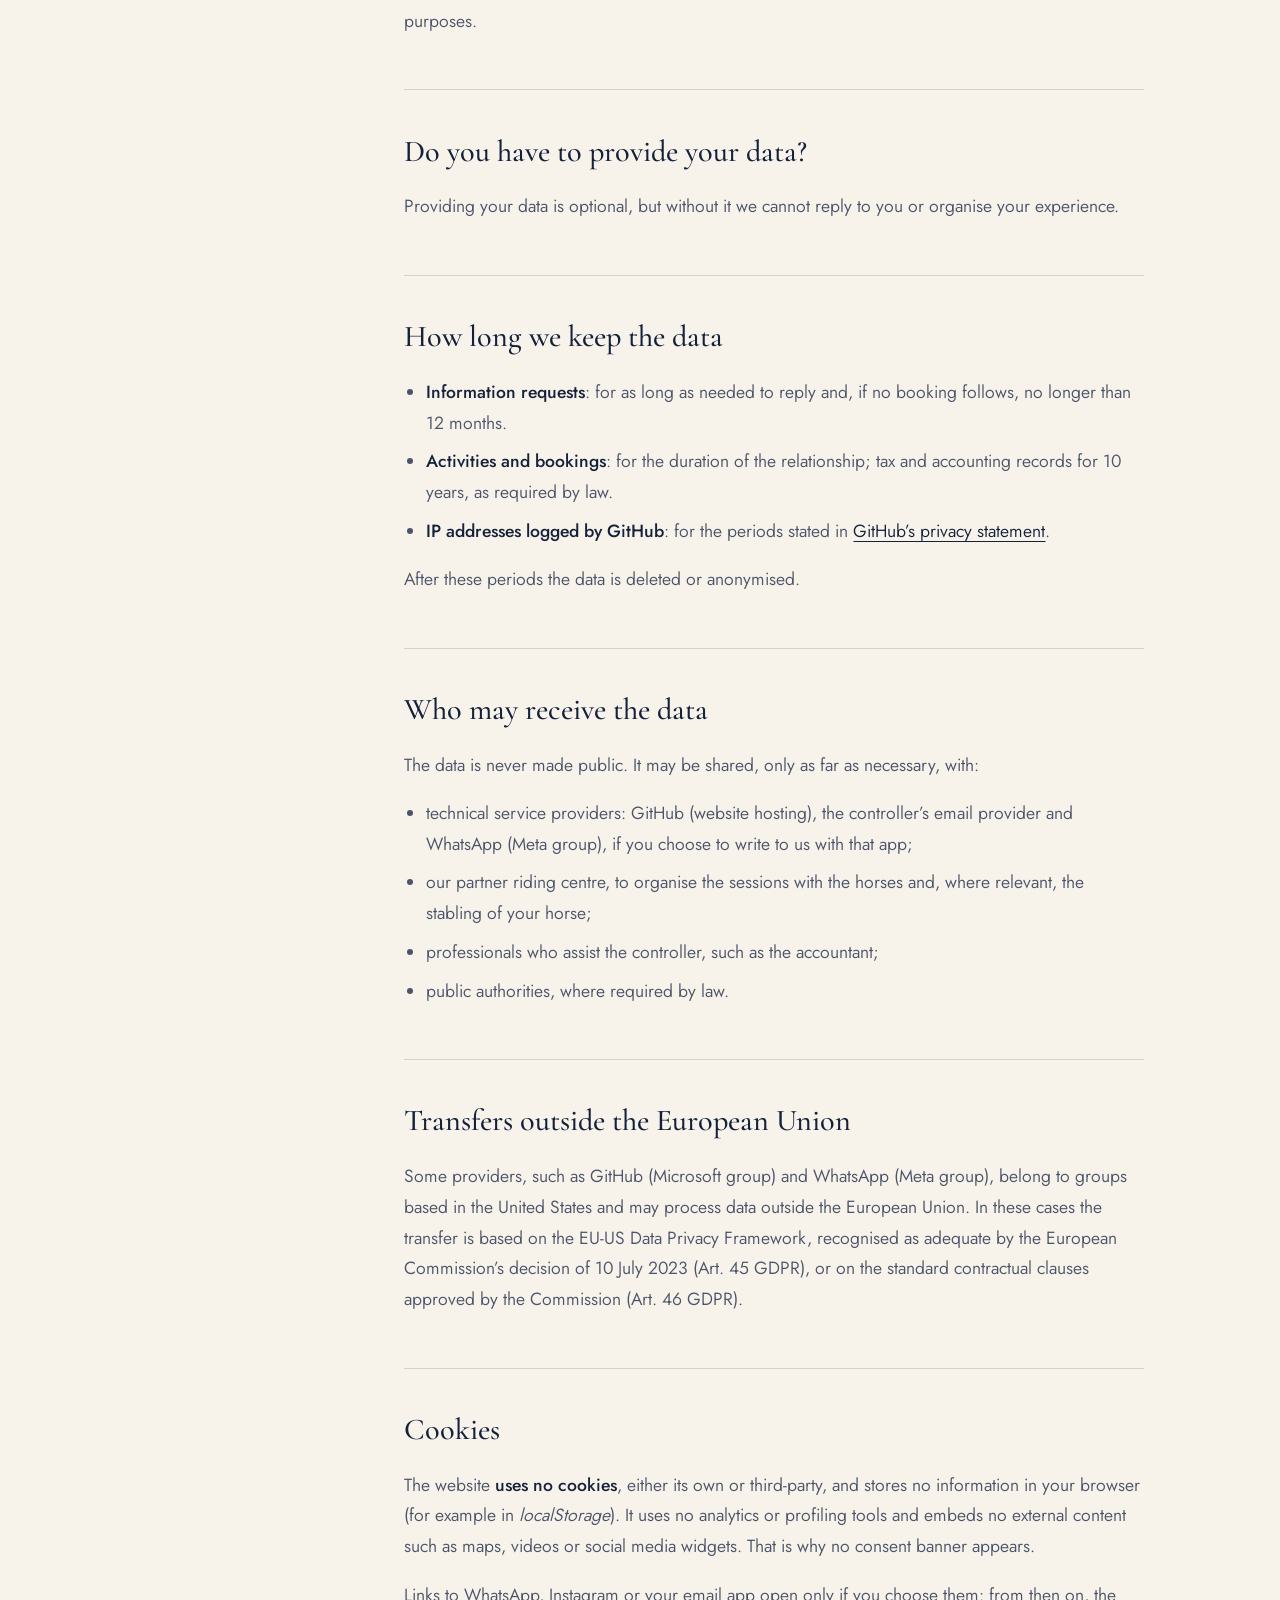
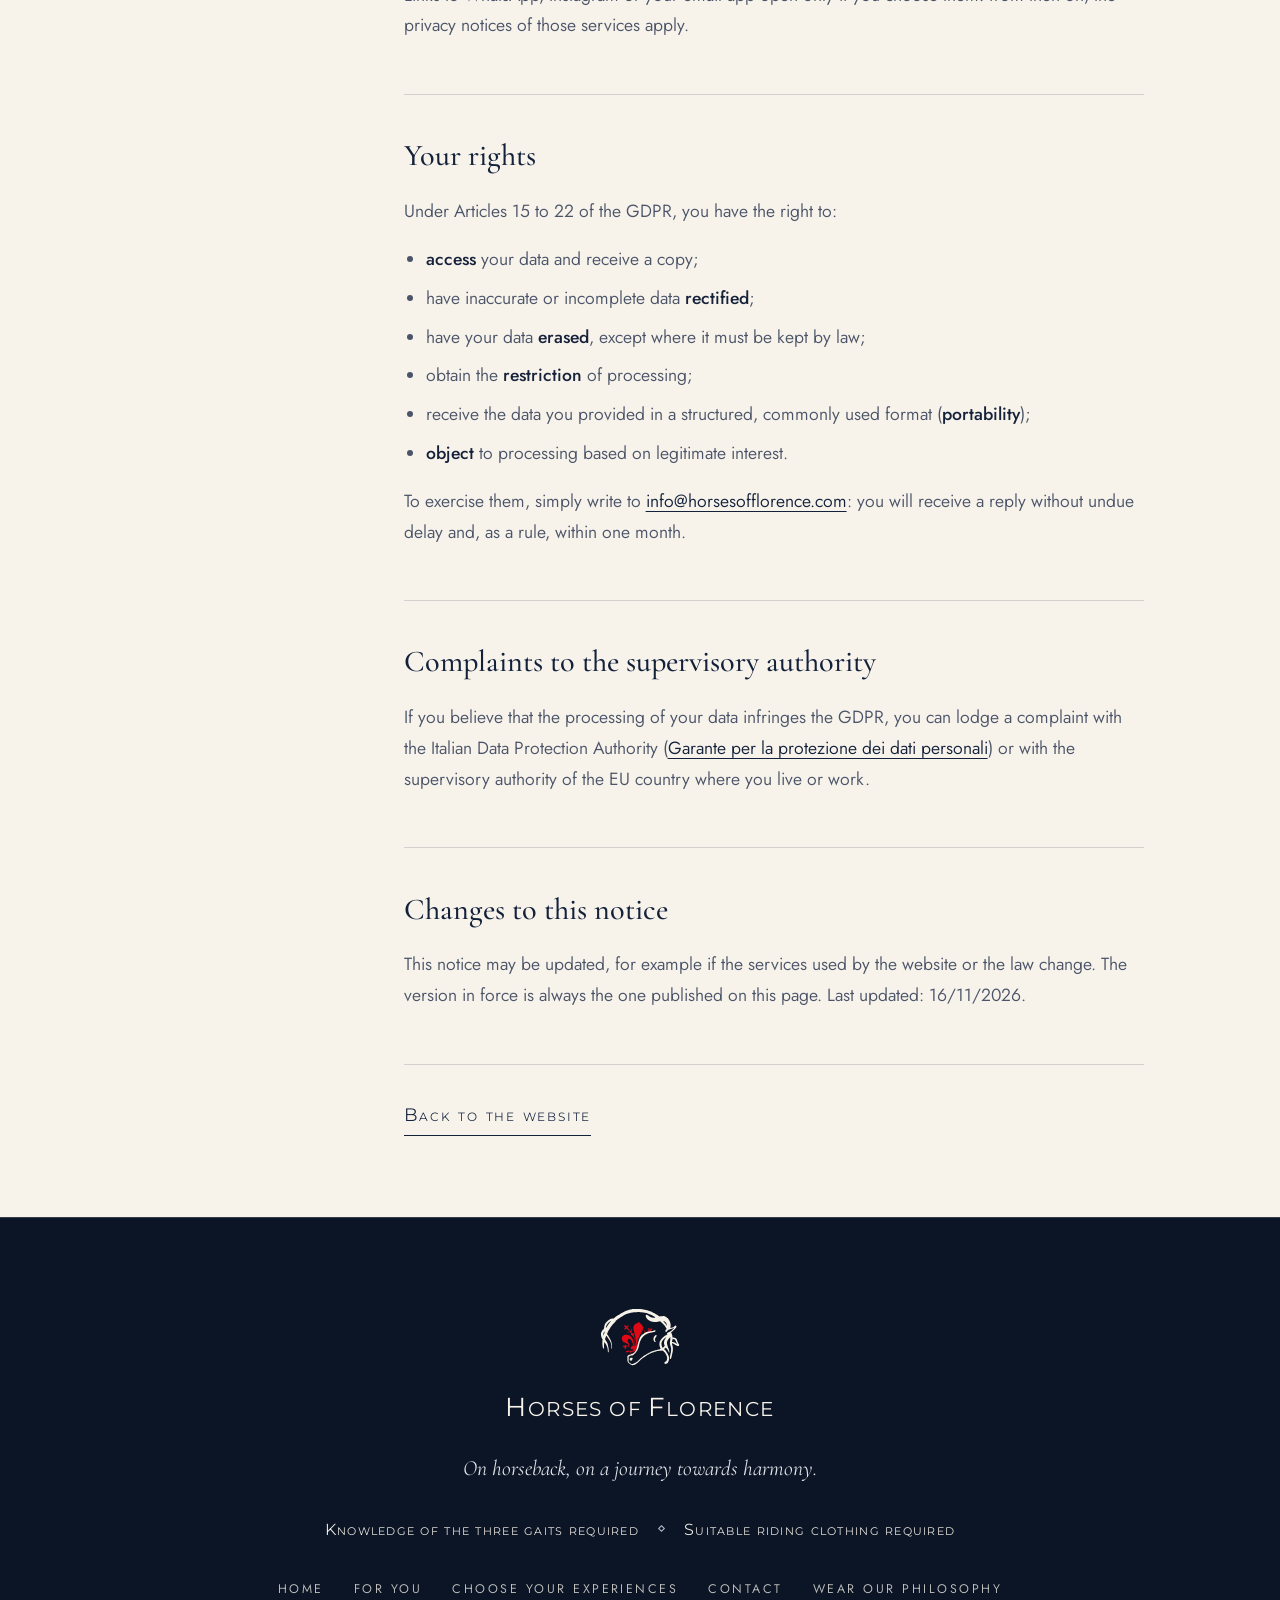
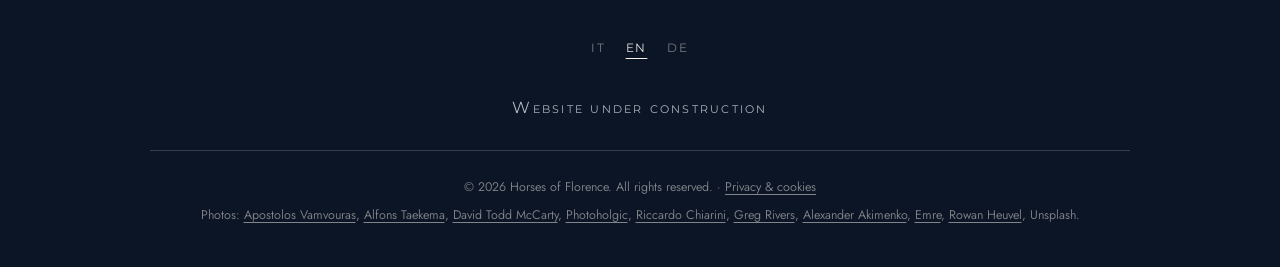
<file: en/privacy/index.html>
<!doctype html>
<html lang="en" class="no-js">
<head>
<meta charset="utf-8">
<meta name="viewport" content="width=device-width, initial-scale=1, viewport-fit=cover">
<title>Privacy and cookie notice · Horses of Florence</title>
<meta name="description" content="How Horses of Florence processes the personal data of people who visit the website or ask for information. The website uses no cookies.">
<meta name="robots" content="noindex, nofollow">
<meta name="theme-color" content="#f7f3eb">
<meta name="color-scheme" content="light">
<link rel="canonical" href="https://metm98.github.io/HorsesOfFlorence/en/privacy/">
<link rel="alternate" hreflang="it" href="https://metm98.github.io/HorsesOfFlorence/privacy/">
<link rel="alternate" hreflang="en" href="https://metm98.github.io/HorsesOfFlorence/en/privacy/">
<link rel="alternate" hreflang="de" href="https://metm98.github.io/HorsesOfFlorence/de/privacy/">
<link rel="alternate" hreflang="x-default" href="https://metm98.github.io/HorsesOfFlorence/privacy/">
<meta property="og:type" content="website">
<meta property="og:site_name" content="Horses of Florence">
<meta property="og:title" content="Privacy and cookie notice · Horses of Florence">
<meta property="og:description" content="How Horses of Florence processes the personal data of people who visit the website or ask for information. The website uses no cookies.">
<meta property="og:url" content="https://metm98.github.io/HorsesOfFlorence/en/privacy/">
<meta property="og:locale" content="en_GB">
<meta property="og:locale:alternate" content="it_IT">
<meta property="og:locale:alternate" content="de_DE">
<meta property="og:image" content="https://metm98.github.io/HorsesOfFlorence/assets/img/brand/og-image.jpg?v=a5177ff8">
<meta property="og:image:width" content="1200">
<meta property="og:image:height" content="630">
<meta property="og:image:alt" content="Horses of Florence. On horseback, on a journey towards harmony.">
<meta name="twitter:card" content="summary_large_image">
<link rel="icon" href="../../assets/img/brand/favicon.svg?v=20346423" type="image/svg+xml">
<link rel="icon" type="image/png" sizes="32x32" href="../../assets/img/brand/favicon-32.png?v=c790f689">
<link rel="apple-touch-icon" href="../../assets/img/brand/apple-touch-icon.png?v=dfd5c25b">
<link rel="manifest" href="../../site.webmanifest?v=2aa8934a">
<link rel="preload" href="../../assets/fonts/montserrat.woff2" as="font" type="font/woff2" crossorigin>
<link rel="preload" href="../../assets/fonts/cormorant-garamond.woff2" as="font" type="font/woff2" crossorigin>
<link rel="preload" href="../../assets/fonts/cormorant-garamond-italic.woff2" as="font" type="font/woff2" crossorigin>
<link rel="preload" href="../../assets/fonts/jost.woff2" as="font" type="font/woff2" crossorigin>
<link rel="stylesheet" href="../../assets/css/style.css?v=5c49777a">
<script>document.documentElement.classList.replace('no-js','js');if(matchMedia('(prefers-reduced-motion: reduce)').matches)document.documentElement.classList.add('still')</script>
</head>
<body class="page-privacy">
<svg xmlns="http://www.w3.org/2000/svg" class="sprite" aria-hidden="true" focusable="false"></svg>
<a class="skip" href="#main">Skip to content</a>
<header class="site-header is-solid" id="top">
  <button class="menu-btn" type="button" aria-controls="menu" aria-expanded="false" data-open="Open menu" data-close="Close menu">
    <span class="menu-btn__lines" aria-hidden="true"></span>
    <span class="sr-only">Open menu</span>
  </button>
  <a class="brand" href="../../en/" aria-label="Horses of Florence, back to the top">
    <img class="brand__mark brand__mark--navy" src="../../assets/img/brand/mark-navy.svg?v=14a98627" width="47" height="34" alt="">
    <img class="brand__mark brand__mark--ivory" src="../../assets/img/brand/mark-ivory.svg?v=e7610d0f" width="47" height="34" alt="">
    <span class="wordmark brand__name"><span>H</span>orses of <span>F</span>lorence</span>
  </a>
  <ul class="langs" aria-label="Language">
    <li><a href="../../privacy/" hreflang="it" lang="it">IT</a></li>
    <li><a href="../../en/privacy/" hreflang="en" lang="en" aria-current="true">EN</a></li>
    <li><a href="../../de/privacy/" hreflang="de" lang="de">DE</a></li>
  </ul>
</header>
<nav class="menu" id="menu" aria-label="Menu">
  <div class="menu__inner">
    <ol class="menu__list">
      <li><a href="../../en/#home">Home</a></li>
      <li><a href="../../en/#noi-per-voi">For you</a></li>
      <li><a href="../../en/#esperienze">Choose your experiences</a></li>
      <li><a href="../../en/#contatti">Contact</a></li>
      <li class="menu__apparel"><a href="../../en/#contatti">Wear our philosophy</a></li>
    </ol>
    <p class="menu__tagline">On horseback, on a journey towards harmony.</p>
  </div>
  <svg class="menu__land" viewBox="0 0 1600 260" preserveAspectRatio="none" aria-hidden="true" focusable="false">
    <path d="M0 120C200 80 420 96 620 116S1040 70 1260 84 1520 112 1600 104V260H0Z" fill="#dfe6ee"/>
    <path d="M0 176C260 148 520 160 780 178S1300 146 1600 158V260H0Z" fill="#eaeef2"/>
    <path d="M0 226C320 210 700 220 1020 232S1420 220 1600 224V260H0Z" fill="#f7f3eb"/>
  </svg>
</nav>
<main id="main" class="legal">
  <section class="legal__hero" data-tone="dark">
    <div class="wrap">
      <h1 class="legal__title">Privacy and cookie notice</h1>
<p class="lead">This notice, provided under Article 13 of Regulation (EU) 2016/679 (the “GDPR”), explains how we process the personal data of people who visit the Horses of Florence website, ask for information or take part in our activities. In short: the website uses no cookies or analytics tools, and the data you send us is used only to reply to you and to organise your experience.</p>      <p class="legal__updated">Last updated: 16/11/2026</p>
    </div>
  </section>
  <div class="wrap legal__body">
    <nav class="legal__toc" aria-labelledby="toc-title">
      <p class="legal__toc-title" id="toc-title">On this page</p>
      <ol>
<li><a href="#titolare">Data controller</a></li><li><a href="#dati-trattati">What data we process</a></li><li><a href="#finalita-basi-giuridiche">Purposes and legal bases</a></li><li><a href="#conferimento">Do you have to provide your data?</a></li><li><a href="#conservazione">How long we keep the data</a></li><li><a href="#destinatari">Who may receive the data</a></li><li><a href="#trasferimenti-extra-ue">Transfers outside the European Union</a></li><li><a href="#cookie">Cookies</a></li><li><a href="#diritti">Your rights</a></li><li><a href="#reclamo">Complaints to the supervisory authority</a></li><li><a href="#modifiche">Changes to this notice</a></li>      </ol>
    </nav>
    <article class="legal__content">
      <section id="titolare">
        <h2>Data controller</h2>
        <p>The data controller is <strong><mark class="todo">[to be completed]</mark></strong>, <mark class="todo">[to be completed]</mark>, tax code/VAT no. <mark class="todo">[to be completed]</mark>, who runs the Horses of Florence project and the website https://metm98.github.io/HorsesOfFlorence/.</p><p>For questions about this notice or to exercise your rights, write to <a href="mailto:info@horsesofflorence.com">info@horsesofflorence.com</a>.</p>
      </section>
      <section id="dati-trattati">
        <h2>What data we process</h2>
        <p><strong>Browsing the website.</strong> The website is static and hosted on GitHub Pages, a service of GitHub, Inc. (United States, Microsoft group). To serve the pages, GitHub receives the IP address of visitors and logs it for security purposes. The website sets no cookies, stores nothing in your browser and loads no third-party resources: fonts and images are hosted on the website itself.</p><p><strong>Information requests.</strong> You can write to us by email, WhatsApp or phone using the details in the “Contact” section. We process the data you choose to share with us: your name, contact details and whatever you tell us in your message.</p><p><strong>Taking part in activities.</strong> To organise the sessions with the horses we may need some additional information, such as your riding experience and, if you bring your own horse, the details needed to stable it at our partner centre.</p>
      </section>
      <section id="finalita-basi-giuridiche">
        <h2>Purposes and legal bases</h2>
        <ul><li><strong>Website security</strong> (IP addresses logged by GitHub): legitimate interest in protecting the website from abuse and cyber attacks (Art. 6(1)(f) GDPR).</li><li><strong>Replying to requests and organising activities</strong>: steps taken at your request before entering into a contract, and performance of the contract (Art. 6(1)(b) GDPR).</li><li><strong>Legal obligations</strong>, such as tax and accounting: legal obligation (Art. 6(1)(c) GDPR).</li></ul><p>We carry out no profiling or marketing, and we do not pass data on to third parties for their own purposes.</p>
      </section>
      <section id="conferimento">
        <h2>Do you have to provide your data?</h2>
        <p>Providing your data is optional, but without it we cannot reply to you or organise your experience.</p>
      </section>
      <section id="conservazione">
        <h2>How long we keep the data</h2>
        <ul><li><strong>Information requests</strong>: for as long as needed to reply and, if no booking follows, no longer than 12 months.</li><li><strong>Activities and bookings</strong>: for the duration of the relationship; tax and accounting records for 10 years, as required by law.</li><li><strong>IP addresses logged by GitHub</strong>: for the periods stated in <a href="https://docs.github.com/en/site-policy/privacy-policies/github-general-privacy-statement" target="_blank" rel="noopener">GitHub’s privacy statement</a>.</li></ul><p>After these periods the data is deleted or anonymised.</p>
      </section>
      <section id="destinatari">
        <h2>Who may receive the data</h2>
        <p>The data is never made public. It may be shared, only as far as necessary, with:</p><ul><li>technical service providers: GitHub (website hosting), the controller’s email provider and WhatsApp (Meta group), if you choose to write to us with that app;</li><li>our partner riding centre, to organise the sessions with the horses and, where relevant, the stabling of your horse;</li><li>professionals who assist the controller, such as the accountant;</li><li>public authorities, where required by law.</li></ul>
      </section>
      <section id="trasferimenti-extra-ue">
        <h2>Transfers outside the European Union</h2>
        <p>Some providers, such as GitHub (Microsoft group) and WhatsApp (Meta group), belong to groups based in the United States and may process data outside the European Union. In these cases the transfer is based on the EU-US Data Privacy Framework, recognised as adequate by the European Commission’s decision of 10 July 2023 (Art. 45 GDPR), or on the standard contractual clauses approved by the Commission (Art. 46 GDPR).</p>
      </section>
      <section id="cookie">
        <h2>Cookies</h2>
        <p>The website <strong>uses no cookies</strong>, either its own or third-party, and stores no information in your browser (for example in <em>localStorage</em>). It uses no analytics or profiling tools and embeds no external content such as maps, videos or social media widgets. That is why no consent banner appears.</p><p>Links to WhatsApp, Instagram or your email app open only if you choose them: from then on, the privacy notices of those services apply.</p>
      </section>
      <section id="diritti">
        <h2>Your rights</h2>
        <p>Under Articles 15 to 22 of the GDPR, you have the right to:</p><ul><li><strong>access</strong> your data and receive a copy;</li><li>have inaccurate or incomplete data <strong>rectified</strong>;</li><li>have your data <strong>erased</strong>, except where it must be kept by law;</li><li>obtain the <strong>restriction</strong> of processing;</li><li>receive the data you provided in a structured, commonly used format (<strong>portability</strong>);</li><li><strong>object</strong> to processing based on legitimate interest.</li></ul><p>To exercise them, simply write to <a href="mailto:info@horsesofflorence.com">info@horsesofflorence.com</a>: you will receive a reply without undue delay and, as a rule, within one month.</p>
      </section>
      <section id="reclamo">
        <h2>Complaints to the supervisory authority</h2>
        <p>If you believe that the processing of your data infringes the GDPR, you can lodge a complaint with the Italian Data Protection Authority (<a href="https://www.garanteprivacy.it/web/garante-privacy-en" target="_blank" rel="noopener">Garante per la protezione dei dati personali</a>) or with the supervisory authority of the EU country where you live or work.</p>
      </section>
      <section id="modifiche">
        <h2>Changes to this notice</h2>
        <p>This notice may be updated, for example if the services used by the website or the law change. The version in force is always the one published on this page. Last updated: 16/11/2026.</p>
      </section>
      <div class="legal__actions">
        <a class="link-line" href="../../en/">Back to the website</a>
      </div>
    </article>
  </div>
</main>
<footer class="site-footer" data-tone="dark">
  <div class="site-footer__inner">
    <a class="site-footer__brand" href="../../en/" aria-label="Horses of Florence, back to the top">
      <img class="site-footer__mark" src="../../assets/img/brand/mark-ivory.svg?v=e7610d0f" width="112" height="80" alt="" loading="lazy" decoding="async">
      <span class="wordmark site-footer__name"><span>H</span>orses of <span>F</span>lorence</span>
    </a>
    <p class="site-footer__tagline">On horseback, on a journey towards harmony.</p>
    <ul class="site-footer__req">
<li>Knowledge of the three gaits required</li><li>Suitable riding clothing required</li>    </ul>
    <nav aria-label="Footer">
      <ul class="site-footer__nav">
<li><a href="../../en/#home">Home</a></li><li><a href="../../en/#noi-per-voi">For you</a></li><li><a href="../../en/#esperienze">Choose your experiences</a></li><li><a href="../../en/#contatti">Contact</a></li>        <li><a href="../../en/#contatti">Wear our philosophy</a></li>
      </ul>
    </nav>
    <ul class="langs langs--footer" aria-label="Language">
      <li><a href="../../privacy/" hreflang="it" lang="it">IT</a></li>
      <li><a href="../../en/privacy/" hreflang="en" lang="en" aria-current="true">EN</a></li>
      <li><a href="../../de/privacy/" hreflang="de" lang="de">DE</a></li>
    </ul>
<p class="site-footer__notice">Website under construction</p>    <div class="site-footer__meta">
      <p>© 2026 Horses of Florence. All rights reserved. · <a href="../../en/privacy/" aria-current="page">Privacy &amp; cookies</a></p>
      <p>
        Photos: <a href="https://unsplash.com/photos/FjvIsYAqoic" target="_blank" rel="noopener">Apostolos Vamvouras</a>, <a href="https://unsplash.com/photos/VdAyo0CkbdQ" target="_blank" rel="noopener">Alfons Taekema</a>, <a href="https://unsplash.com/photos/MoU9RTtaxWw" target="_blank" rel="noopener">David Todd McCarty</a>, <a href="https://unsplash.com/photos/jxy6anuB5b4" target="_blank" rel="noopener">Photoholgic</a>, <a href="https://unsplash.com/photos/_C-ZxPF-BtQ" target="_blank" rel="noopener">Riccardo Chiarini</a>, <a href="https://unsplash.com/photos/gRW6kNuibFo" target="_blank" rel="noopener">Greg Rivers</a>, <a href="https://unsplash.com/photos/vxzkxfJ8FlE" target="_blank" rel="noopener">Alexander Akimenko</a>, <a href="https://unsplash.com/photos/iRVq6avVGDE" target="_blank" rel="noopener">Emre</a>, <a href="https://unsplash.com/photos/xYYBo69fvQE" target="_blank" rel="noopener">Rowan Heuvel</a>, Unsplash.
      </p>
    </div>
  </div>
</footer>
<script src="../../assets/js/main.js?v=2eaa312d" defer></script>
</body>
</html>
</file>
<file: assets/css/style.css>
/* ==========================================================================
   Horses of Florence
   Blu notte e avorio chiarissimo, argento per i dettagli.
   Ogni movimento segue lo scorrimento: le scene ricevono --p (0 → 1) mentre
   restano ferme, gli elementi ricevono --v (attraversamento) ed --e (ingresso).
   Senza JavaScript, o con «riduci movimento», tutto è visibile e fermo.
   ========================================================================== */

/* ---------- Font (ospitati nel sito, licenza OFL) ---------- */
@font-face { font-family: "Montserrat"; src: url("../fonts/montserrat.woff2") format("woff2"); font-weight: 300 600; font-display: swap; }
@font-face { font-family: "Jost"; src: url("../fonts/jost.woff2") format("woff2"); font-weight: 100 900; font-display: swap; }
@font-face { font-family: "Cormorant Garamond"; src: url("../fonts/cormorant-garamond.woff2") format("woff2"); font-weight: 300 700; font-style: normal; font-display: swap; }
@font-face { font-family: "Cormorant Garamond"; src: url("../fonts/cormorant-garamond-italic.woff2") format("woff2"); font-weight: 300 700; font-style: italic; font-display: swap; }

/* ---------- Colori e misure ---------- */
:root {
  --ivory: #f7f3eb;
  --ivory-2: #efe9dd;
  --paper: #fbf9f4;
  --navy: #13213b;
  --navy-2: #1d2f50;
  --deep: #0c1526;
  --blue: #3a5a8f;
  --silver: #b9c0ca;
  --silver-light: #e2e6eb;
  --silver-dark: #858e9c;
  --foil: linear-gradient(105deg, #8d96a4 0%, #c9cfd8 22%, #f4f6f8 34%, #b2bac5 48%, #e9ecf0 62%, #8d96a4 80%, #d5dae1 100%);
  --ink: #16213a;
  --ink-soft: #4b5468;
  --hair: rgba(19, 33, 59, .16);
  --hair-light: rgba(247, 243, 235, .18);
  --line: rgba(19, 33, 59, .42);

  --caps: "Montserrat", "Century Gothic", "Avenir Next", system-ui, sans-serif;
  --serif: "Cormorant Garamond", "Cormorant", Garamond, "Times New Roman", serif;
  --sans: "Jost", "Futura", "Avenir Next", system-ui, sans-serif;

  --gutter: clamp(20px, 6vw, 88px);
  --max: 1240px;
  --header-h: 76px;
  --ease: cubic-bezier(.22, .61, .36, 1);
}

/* ---------- Basi ---------- */
*, *::before, *::after { box-sizing: border-box; }
html { -webkit-text-size-adjust: 100%; text-size-adjust: 100%; scroll-padding-top: var(--header-h); }
body {
  margin: 0; background: var(--ivory); color: var(--ink);
  font-family: var(--sans); font-size: clamp(1rem, .96rem + .22vw, 1.1rem); font-weight: 370; line-height: 1.75;
  -webkit-font-smoothing: antialiased; -moz-osx-font-smoothing: grayscale; overflow-x: hidden;
  font-kerning: normal;
}
/* grana leggera della carta */
body::after {
  content: ""; position: fixed; inset: 0; z-index: 70; pointer-events: none; opacity: .055; mix-blend-mode: multiply;
  background-image: url("data:image/svg+xml,%3Csvg xmlns='http://www.w3.org/2000/svg' width='220' height='220'%3E%3Cfilter id='n'%3E%3CfeTurbulence type='fractalNoise' baseFrequency='.85' numOctaves='2' stitchTiles='stitch'/%3E%3CfeColorMatrix values='0 0 0 0 .08 0 0 0 0 .12 0 0 0 0 .22 0 0 0 1 0'/%3E%3C/filter%3E%3Crect width='220' height='220' filter='url(%23n)'/%3E%3C/svg%3E");
}
img, svg { display: block; max-width: 100%; }
img { height: auto; }
h1, h2, h3, p, ul, ol, figure, blockquote { margin: 0; }
ul, ol { padding: 0; list-style: none; }
a { color: inherit; text-decoration-thickness: 1px; text-underline-offset: .22em; }
button { font: inherit; color: inherit; }
::selection { background: var(--navy); color: var(--ivory); }
:focus-visible { outline: 1px solid currentColor; outline-offset: 4px; }
.sprite { position: absolute; width: 0; height: 0; overflow: hidden; }
.sr-only { position: absolute !important; width: 1px; height: 1px; padding: 0; margin: -1px; overflow: hidden; clip: rect(0 0 0 0); white-space: nowrap; border: 0; }
.skip { position: absolute; left: 12px; top: -60px; z-index: 100; background: var(--navy); color: var(--ivory); padding: 10px 16px; text-decoration: none; transition: top .2s; }
.skip:focus { top: 12px; }
mark.todo { background: #fff2b3; color: #5a4500; padding: 0 .35em; font-size: .78em; font-family: var(--sans); font-style: normal; letter-spacing: 0; }
.icon { width: 1.2em; height: 1.2em; flex: none; stroke: currentColor; fill: none; }
.wrap { width: 100%; max-width: calc(var(--max) + 2 * var(--gutter)); margin-inline: auto; padding-inline: var(--gutter); }

/* Il marchio scritto: H e F alte, come nella scritta del logo */
.wordmark { font-family: var(--caps); font-weight: 400; text-transform: uppercase; letter-spacing: .07em; white-space: nowrap; font-size: .8em; }
.wordmark > span { font-size: 1.32em; }
.wordmark__br { display: none; }

/* Le scritte in maiuscoletto del logo */
.caps { font-family: var(--caps); font-variant-caps: small-caps; font-synthesis: small-caps; font-weight: 400; letter-spacing: .05em; }

/* Lamina d'argento: la luce scorre con lo scroll */
.sheen {
  background: var(--foil); background-size: 260% 100%;
  background-position: calc(100% - var(--v, .5) * 100%) 0;
  -webkit-background-clip: text; background-clip: text; color: transparent;
}

/* ---------- Scene ferme durante lo scorrimento ---------- */
.scene { position: relative; }
.js:not(.still) .scene { height: calc(var(--len) * 1vh); }
@supports (height: 1svh) { .js:not(.still) .scene { height: calc(var(--len) * 1svh); } }
.scene__sticky { position: relative; }
.js:not(.still) .scene__sticky { position: sticky; top: 0; height: 100vh; height: 100svh; overflow: hidden; }

/* ---------- Intestazione ---------- */
.site-header {
  position: fixed; inset: 0 0 auto; z-index: 50; height: var(--header-h);
  display: grid; grid-template-columns: 1fr auto 1fr; align-items: center; padding-inline: clamp(14px, 3vw, 40px);
  color: var(--navy); transition: background-color .6s var(--ease), color .6s var(--ease), box-shadow .6s var(--ease);
}
.site-header.is-solid { background: rgba(247, 243, 235, .84); backdrop-filter: blur(14px) saturate(1.2); -webkit-backdrop-filter: blur(14px) saturate(1.2); box-shadow: 0 1px 0 var(--hair); }
.site-header.is-dark { color: var(--ivory); }
.site-header.is-dark.is-solid { background: rgba(12, 21, 38, .72); box-shadow: 0 1px 0 var(--hair-light); }
.menu-btn { justify-self: start; width: 48px; height: 48px; border: 0; background: none; cursor: pointer; position: relative; z-index: 2; }
.menu-btn__lines, .menu-btn__lines::after { position: absolute; left: 10px; width: 28px; height: 1px; background: currentColor; transition: transform .5s var(--ease), width .5s var(--ease); }
.menu-btn__lines { top: 20px; }
.menu-btn__lines::after { content: ""; left: 0; top: 7px; width: 18px; }
.menu-btn:hover .menu-btn__lines::after { width: 28px; }
.menu-open .menu-btn__lines { transform: translateY(3.5px) rotate(45deg); }
.menu-open .menu-btn__lines::after { width: 28px; transform: translateY(-7px) rotate(-90deg); }
.brand { display: flex; align-items: center; gap: 12px; text-decoration: none; transition: opacity .6s var(--ease), transform .6s var(--ease); }
.brand__mark { width: auto; height: 31px; }
.brand__mark--ivory, .is-dark .brand__mark--navy { display: none; }
.is-dark .brand__mark--ivory { display: block; }
.brand__name { font-size: .98rem; }
.page-home .site-header:not(.show-brand) .brand { opacity: 0; transform: translateY(-8px); pointer-events: none; }
.menu-open .site-header .brand { opacity: 1; transform: none; pointer-events: auto; }
.menu-open .site-header { color: var(--navy); background: transparent; box-shadow: none; backdrop-filter: none; -webkit-backdrop-filter: none; }
.menu-open .site-header .brand__mark--navy { display: block; }
.menu-open .site-header .brand__mark--ivory { display: none; }
.langs { justify-self: end; display: flex; gap: 2px; }
.langs a { display: inline-block; padding: 8px 9px; font-family: var(--caps); font-size: .72rem; letter-spacing: .16em; text-decoration: none; opacity: .5; transition: opacity .3s; }
.langs a:hover, .langs a[aria-current] { opacity: 1; }
.langs a[aria-current] { text-decoration: underline; text-underline-offset: .5em; }
@media (max-width: 560px) {
  .brand__name { display: none; }
}

/* ---------- Menu a tutto schermo ---------- */
.menu {
  position: fixed; inset: 0; z-index: 45; background: var(--ivory); color: var(--navy);
  display: grid; place-items: center; padding: calc(var(--header-h) + 20px) var(--gutter) 22vh;
  opacity: 0; visibility: hidden; transition: opacity .7s var(--ease), visibility 0s .7s;
}
.menu-open { overflow: hidden; }
.menu-open .menu { opacity: 1; visibility: visible; transition: opacity .7s var(--ease); }
.menu__inner { text-align: center; }
.menu__list { display: grid; gap: clamp(10px, 2.2vh, 22px); }
.menu__list a {
  display: inline-block; text-decoration: none; font-family: var(--caps); font-variant-caps: small-caps; font-synthesis: small-caps;
  font-weight: 300; font-size: clamp(1.9rem, 1.2rem + 2.6vw, 3.4rem); letter-spacing: .06em; line-height: 1.15;
  background: linear-gradient(currentColor, currentColor) 50% 100% / 0 1px no-repeat; transition: background-size .6s var(--ease);
  opacity: 0; transform: translateY(14px);
}
.menu__list a:hover, .menu__list a:focus-visible { background-size: 100% 1px; }
.menu-open .menu__list a { opacity: 1; transform: none; transition: opacity .8s var(--ease), transform .8s var(--ease), background-size .6s var(--ease); }
.menu-open .menu__list li:nth-child(2) a { transition-delay: .06s; }
.menu-open .menu__list li:nth-child(3) a { transition-delay: .12s; }
.menu-open .menu__list li:nth-child(4) a { transition-delay: .18s; }
.menu-open .menu__list li:nth-child(5) a { transition-delay: .24s; }
.menu__apparel { margin-top: clamp(10px, 2vh, 20px); }
.menu__apparel a { font-family: var(--serif); font-style: italic; font-variant-caps: normal; font-weight: 400; font-size: clamp(1.4rem, 1rem + 1.4vw, 2.1rem); letter-spacing: 0; color: var(--blue); }
.menu__tagline { margin-top: clamp(26px, 5vh, 48px); font-family: var(--serif); font-style: italic; font-size: clamp(1.1rem, 1rem + .5vw, 1.4rem); color: var(--ink-soft); }
.menu__land { position: absolute; left: 0; right: 0; bottom: 0; width: 100%; height: 22vh; }

/* ==========================================================================
   SOGLIA
   ========================================================================== */
.hero { --a: clamp(0, calc(var(--p, 0) / .42), 1); --w0: min(32vw, 440px); --t0: 44; --b0: 5; }
.hero__stage { background: var(--ivory); }
.hero__land {
  position: absolute; inset: 0; overflow: hidden;
  background: linear-gradient(180deg, #a6b9d3 0%, #c4d1e0 30%, #e3e2dd 57%, #efeae1 78%, #f3eee5 100%);
  clip-path: inset(calc(var(--t0) * 1% * (1 - var(--a))) calc((100% - var(--w0)) / 2 * (1 - var(--a))) calc(var(--b0) * 1% * (1 - var(--a))) calc((100% - var(--w0)) / 2 * (1 - var(--a))) round calc(var(--w0) / 2 * (1 - var(--a))) calc(var(--w0) / 2 * (1 - var(--a))) 0 0);
}
.hero__stage::after {
  content: ""; position: absolute; left: 50%; top: calc(var(--t0) * 1% - 14px); bottom: calc(var(--b0) * 1% - 14px);
  width: calc(var(--w0) + 28px); transform: translateX(-50%);
  border: 1px solid var(--silver); border-bottom: 0; border-radius: 999px 999px 0 0;
  opacity: calc(1 - var(--a) * 7); pointer-events: none;
}
.hero__sun {
  position: absolute; left: calc(57% + var(--p, 0) * 19%); top: calc(64% - var(--p, 0) * 22%); width: clamp(90px, 9vw, 150px); aspect-ratio: 1; border-radius: 50%;
  transform: translate(-50%, -50%);
  background: radial-gradient(circle, #fffdf8 0 30%, rgba(255, 247, 230, .95) 38%, rgba(255, 238, 210, .5) 50%, rgba(255, 238, 210, 0) 70%);
  box-shadow: 0 0 140px 80px rgba(255, 241, 218, .45);
}
.hero__hills { position: absolute; left: 0; right: 0; bottom: 0; width: 100%; height: 54%; overflow: visible; }
.hl { transform-box: view-box; transform-origin: 50% 100%; }
.hl--1 { fill: #a9bcd5; transform: scale(calc(1 + var(--p, 0) * .03)); }
.hl--2 { fill: #bccbdd; transform: scale(calc(1 + var(--p, 0) * .07)); }
.hl--3 { fill: #ccd7e4; transform: scale(calc(1 + var(--p, 0) * .13)); }
.hl--4 { fill: #dce3eb; transform: scale(calc(1 + var(--p, 0) * .21)); }
.hl--5 { fill: #e9ecee; transform: scale(calc(1 + var(--p, 0) * .32)); }
.hl--6 { fill: var(--ivory); transform: scale(calc(1 + var(--p, 0) * .46)); }
.hl--2 .hl__trees { fill: #96a9c2; }
.hl--3 .hl__trees { fill: #a2b3c9; }
.hl--4 .hl__trees { fill: #b9c6d6; stroke: #b9c6d6; }
.hl__trees path { stroke-width: 0; }
.hl__trees path[d*="a"] { stroke-width: 2.4; stroke-linecap: round; }
.hl--5 .hl__trees--near { fill: #8b9fbb; }
.hl__etch path { fill: none; stroke: rgba(19, 33, 59, .11); stroke-width: .8; vector-effect: non-scaling-stroke; }
.hl--1 .hl__etch path { stroke: rgba(19, 33, 59, .07); }
.hero__clouds { position: absolute; left: 0; right: 0; top: 0; width: 100%; height: 56%; transform: translateX(calc(var(--p, 0) * -3%)); }
.hero__clouds path { fill: none; stroke: rgba(255, 255, 255, .5); stroke-width: 1; stroke-linecap: round; vector-effect: non-scaling-stroke; }
.hl__vines path { fill: none; stroke: #bfcad8; stroke-width: 2; stroke-linecap: round; }
.hl__road { fill: #f6f2ea; stroke: rgba(19, 33, 59, .22); stroke-width: 1; vector-effect: non-scaling-stroke; }
.hl__ink { fill: none; stroke: var(--line); stroke-width: 1.2; stroke-linecap: round; vector-effect: non-scaling-stroke; stroke-dasharray: 1; stroke-dashoffset: calc(1 - clamp(0, calc(var(--p, 1) * 2.4), 1)); }
.hero__mist { position: absolute; left: -10%; right: -10%; top: 55%; height: 20%; background: linear-gradient(180deg, rgba(247, 243, 235, 0), rgba(247, 243, 235, .55) 50%, rgba(247, 243, 235, 0)); transform: translateX(calc(var(--p, 0) * -5%)); }

.hero__title {
  position: absolute; left: 0; right: 0; top: calc(var(--header-h) + 2.5svh); text-align: center; padding-inline: var(--gutter);
  opacity: calc(1 - clamp(0, calc((var(--p, 0) - .02) / .13), 1));
  transform: translateY(calc(var(--p, 0) * -22svh));
}
.hero__mark { width: auto; height: clamp(46px, 7svh, 78px); margin: 0 auto 2.6svh; }
.hero__title h1 { font-weight: 300; line-height: 1; color: var(--navy); }
.hero__name { font-size: clamp(2rem, .9rem + 4.4vw, 5.6rem); font-weight: 300; letter-spacing: .085em; }
.hero__tagline { margin-top: 1.6svh; font-family: var(--serif); font-style: italic; font-weight: 400; font-size: clamp(1.15rem, .95rem + .9vw, 1.8rem); line-height: 1.3; color: var(--navy-2); }
.hero__notice {
  display: inline-flex; align-items: center; gap: 14px; margin-top: 2svh; line-height: 1.4;
  font-family: var(--caps); font-variant-caps: small-caps; font-synthesis: small-caps; letter-spacing: .14em;
  font-size: clamp(.9rem, .8rem + .3vw, 1.05rem); color: var(--ink-soft);
}
.hero__notice::before, .hero__notice::after { content: ""; width: 26px; height: 1px; background: currentColor; opacity: .6; }
/* schermi bassi: l'arco scende un poco per lasciare spazio al titolo */
@media (min-width: 761px) and (max-height: 960px) {
  .hero { --t0: 48; }
  .hero__title { top: calc(var(--header-h) + 1.2svh); }
  .hero__mark { height: clamp(40px, 6svh, 70px); margin-bottom: 2svh; }
  .hero__name { font-size: clamp(2rem, .9rem + 4.4vw, min(5.6rem, 8.4svh)); }
}
.hero__intro {
  position: absolute; left: 50%; top: 15%; width: min(1020px, 100% - 2 * var(--gutter)); transform: translateX(-50%);
  text-align: center; font-family: var(--serif); font-weight: 400; font-size: clamp(1.4rem, .75rem + 2.3vw, 3.05rem); line-height: 1.27; color: var(--navy);
  opacity: clamp(0, calc((var(--p, 1) - .4) * 14), 1); text-wrap: balance;
}
.w { opacity: clamp(.08, calc((var(--p, 1) - var(--s)) * 15), 1); }
.hero__cue { position: absolute; left: 50%; bottom: 0; width: 1px; height: calc(4.5svh * (1 - var(--p, 0) * 4)); background: var(--navy); opacity: .5; }

/* ==========================================================================
   UN PONTE
   ========================================================================== */
.bridge { padding-block: clamp(110px, 18vh, 220px) clamp(90px, 15vh, 180px); background: var(--ivory); }
.bridge__lead {
  text-align: center; font-family: var(--caps); font-variant-caps: small-caps; font-synthesis: small-caps; font-weight: 300;
  font-size: clamp(2.3rem, 1.3rem + 3.6vw, 5.2rem); letter-spacing: .07em; color: var(--navy); line-height: 1;
  opacity: var(--e, 1); transform: translateY(calc((1 - var(--e, 1)) * 30px));
}
.bridge__rows { display: grid; gap: clamp(48px, 9vh, 110px); margin-top: clamp(60px, 11vh, 130px); }
.bridge__row { display: grid; grid-template-columns: 1fr minmax(150px, 26vw) 1fr; align-items: end; column-gap: clamp(16px, 2.6vw, 40px); }
.bridge__a, .bridge__b { font-family: var(--serif); font-weight: 400; font-size: clamp(1.55rem, .95rem + 2vw, 3rem); line-height: 1.12; color: var(--navy); padding-bottom: .1em; }
.bridge__a { text-align: right; opacity: var(--e, 1); transform: translateX(calc((1 - var(--e, 1)) * -40px)); }
.bridge__b { font-style: italic; opacity: clamp(0, calc(var(--e, 1) * 1.6 - .6), 1); transform: translateX(calc((1 - var(--e, 1)) * 40px)); }
.bridge__arc { width: 100%; height: clamp(70px, 8.6vw, 140px); overflow: visible; }
.bridge__arc path { fill: none; stroke: var(--silver-dark); stroke-width: 1.2; vector-effect: non-scaling-stroke; stroke-linecap: round; stroke-dasharray: 1; stroke-dashoffset: calc(1 - clamp(0, calc(var(--e, 1) * 1.3), 1)); }
.bridge__arc .bridge__arc--inner { stroke: var(--silver); stroke-dashoffset: calc(1 - clamp(0, calc(var(--e, 1) * 1.3 - .3), 1)); }
.bridge__arc .bridge__deck { stroke: var(--hair); stroke-dashoffset: calc(1 - clamp(0, calc(var(--e, 1) * 1.6 - .5), 1)); }
@media (max-width: 760px) {
  .bridge__row { grid-template-columns: 1fr; justify-items: center; row-gap: 10px; text-align: center; }
  .bridge__a, .bridge__b { text-align: center; }
  .bridge__arc { width: 64%; height: 70px; }
}

/* ==========================================================================
   ALLE PORTE DI FIRENZE
   ========================================================================== */
.gates { position: relative; min-height: 112vh; min-height: 112svh; overflow: hidden; display: flex; align-items: center; background: #c7d1db; }
.gates__media { position: absolute; inset: 0; }
/* la foto è specchiata: il cavallo guarda verso il testo */
.gates__media { transform: scaleX(-1); }
.gates__img { width: 100%; height: 100%; object-fit: cover; object-position: 0% 40%; transform: scale(calc(1.14 - var(--v, .5) * .14)); transform-origin: 0% 55%; }
.gates__veil { position: absolute; inset: 0; background: linear-gradient(270deg, rgba(247, 243, 235, 0) 48%, rgba(247, 243, 235, .55) 64%, rgba(247, 243, 235, .9) 86%); }
.gates__inner { position: relative; display: flex; justify-content: flex-start; }
.gates__text {
  max-width: min(27vw, 480px); font-family: var(--serif); font-weight: 400; font-size: clamp(1.6rem, 1rem + 1.7vw, 2.9rem); line-height: 1.18; color: var(--navy); text-wrap: balance;
  opacity: clamp(0, calc((var(--v, .6) - .22) * 4.5), 1); transform: translateY(calc((1 - clamp(0, calc((var(--v, .6) - .22) * 4.5), 1)) * 40px));
}
@media (max-width: 760px) {
  .gates { align-items: flex-end; padding-bottom: 12vh; }
  .gates__img { object-position: 34% 30%; }
  .gates__veil { background: linear-gradient(180deg, rgba(247, 243, 235, 0) 36%, rgba(247, 243, 235, .75) 64%, rgba(247, 243, 235, .94) 86%); }
  .gates__inner { justify-content: flex-start; }
  .gates__text { max-width: none; }
}

/* ==========================================================================
   OGNI PASSO, OGNI SGUARDO, OGNI RESPIRO — tre finestre che si aprono come uno sguardo
   ========================================================================== */
.moments__stage { background: var(--ivory); display: flex; flex-direction: column; align-items: center; justify-content: center; padding: calc(var(--header-h) + 2vh) var(--gutter) 6vh; }
.moments__panels { display: grid; grid-template-columns: repeat(3, 1fr); gap: clamp(10px, 2.4vw, 40px); width: min(1080px, 100%); }
.moments__item { --o: clamp(0, calc((var(--p, 1) + .1 - var(--i) * .22) / .3), 1); }
.moments__panel { height: clamp(260px, 52svh, 620px); overflow: hidden; background: var(--ivory-2); clip-path: inset(calc(50% * (1 - var(--o))) 0 calc(50% * (1 - var(--o))) 0 round 999px 999px 3px 3px); }
.moments__img { width: 100%; height: 100%; object-fit: cover; transform: scale(calc((1.28 - var(--o) * .28) * var(--zoom, 1))); transform-origin: var(--fx, 50%) var(--fy, 50%); object-position: var(--fx, 50%) var(--fy, 50%); }
.moments__item--1 { --fx: 62%; --fy: 30%; --zoom: 1.15; }
.moments__item--2 { --fx: 58%; --fy: 38%; --zoom: 1.7; }
.moments__item--3 { --fx: 72%; --fy: 74%; --zoom: 1.45; }
.moments__word { margin-top: 2.4svh; text-align: center; font-family: var(--serif); font-style: italic; font-size: clamp(1.1rem, .8rem + 1.4vw, 2.2rem); color: var(--navy); opacity: var(--o); transform: translateY(calc((1 - var(--o)) * 16px)); }
.moments__rest {
  margin-top: 5svh; max-width: 28ch; text-align: center; font-family: var(--serif); font-weight: 400; font-size: clamp(1.35rem, .95rem + 1.6vw, 2.5rem); line-height: 1.22; color: var(--navy); text-wrap: balance;
  opacity: clamp(0, calc((var(--p, 1) - .72) * 6), 1); transform: translateY(calc((1 - clamp(0, calc((var(--p, 1) - .72) * 6), 1)) * 24px));
}
@media (max-width: 760px) {
  .moments__panel { height: 40svh; }
  .moments__panels { gap: 8px; }
}

/* ==========================================================================
   Foto ad arco (finestra sulla campagna)
   ========================================================================== */
.arch { position: relative; }
.arch::after { content: ""; position: absolute; inset: -14px 14px 14px -14px; border: 1px solid var(--silver); border-radius: 999px 999px 3px 3px; pointer-events: none; }
.arch__frame { position: relative; aspect-ratio: 3 / 4; overflow: hidden; border-radius: 999px 999px 3px 3px; background: var(--ivory-2); }
.arch__img { position: absolute; left: 0; top: -9%; width: 100%; height: 118%; object-fit: cover; transform: translateY(calc((var(--v, .5) - .5) * -14%)); }

/* ==========================================================================
   IMMERSI NELLA NATURA
   ========================================================================== */
.nature { padding-block: clamp(100px, 16vh, 200px); background: var(--ivory); }
.nature__grid { display: grid; grid-template-columns: .82fr 1.18fr; gap: clamp(48px, 8vw, 130px); align-items: center; }
.nature__figure { max-width: 470px; }
.nature__text { display: grid; gap: clamp(24px, 4vh, 44px); }
.nature__p { font-family: var(--serif); font-weight: 400; font-size: clamp(1.45rem, .95rem + 1.5vw, 2.35rem); line-height: 1.26; color: var(--navy); opacity: clamp(0, calc(var(--e, 1) * 1.4 - .25), 1); transform: translateY(calc((1 - var(--e, 1)) * 34px)); }
.nature__p + .nature__p { font-style: italic; color: var(--navy-2); }
.olive { width: min(480px, 88%); height: auto; overflow: visible; margin-bottom: 1vh; }
.olive path, .olive ellipse { fill: none; stroke: var(--line); stroke-width: 1.1; vector-effect: non-scaling-stroke; stroke-linecap: round; stroke-linejoin: round; }
.olive__stem { stroke-dasharray: 1; stroke-dashoffset: calc(1 - clamp(0, calc(var(--e, 1) * 1.8), 1)); }
.olive__leaf { stroke-dasharray: 1; stroke-dashoffset: calc(1 - clamp(0, calc((var(--e, 1) * 1.8 - .35 - var(--k) * .55) * 3), 1)); fill: rgba(185, 192, 202, calc(clamp(0, calc((var(--e, 1) - .8) * 5), 1) * .3)) !important; }
.olive__stalk { stroke-dasharray: 1; stroke-dashoffset: calc(1 - clamp(0, calc((var(--e, 1) - .6) * 4), 1)); }
.olive__fruit { fill: rgba(19, 33, 59, .78) !important; stroke: none !important; opacity: clamp(0, calc((var(--e, 1) - .75) * 5), 1); }
@media (max-width: 900px) {
  .nature__grid { grid-template-columns: 1fr; }
  .nature__figure { width: min(380px, 82%); justify-self: center; }
}

/* ==========================================================================
   IL PROPRIO CENTRO — gli anelli del legno si chiudono verso il centro
   ========================================================================== */
.centre__stage { background: var(--ivory-2); display: grid; place-items: center; }
.centre__rings { position: absolute; left: 50%; top: 50%; width: min(92vmin, 880px); height: auto; transform: translate(-50%, -50%) rotate(calc(var(--p, 1) * 14deg)) scale(calc(1.05 - var(--p, 1) * .08)); overflow: visible; }
.centre__rings path { fill: none; stroke: var(--silver-dark); stroke-width: 1; vector-effect: non-scaling-stroke; stroke-dasharray: 1; stroke-dashoffset: calc(1 - clamp(0, calc((var(--p, 1) * 1.75 - var(--k) * .95) * 2.6), 1)); opacity: calc(.45 + var(--k) * .45); }
.centre__pith { fill: var(--navy); opacity: clamp(0, calc((var(--p, 1) - .8) * 6), 1); }
.centre__text { position: relative; text-align: center; padding: 6vh var(--gutter); background: radial-gradient(closest-side, rgba(239, 233, 221, .94), rgba(239, 233, 221, .7) 60%, rgba(239, 233, 221, 0)); }
.centre__lead { font-family: var(--caps); font-variant-caps: small-caps; font-synthesis: small-caps; letter-spacing: .07em; font-size: clamp(1.05rem, .85rem + .7vw, 1.5rem); color: var(--navy); margin-bottom: 2.4vh; opacity: clamp(0, calc(var(--p, 1) * 12), 1); }
.centre__verb { font-family: var(--serif); font-style: italic; font-weight: 400; font-size: clamp(2rem, 1.1rem + 3.1vw, 4.4rem); line-height: 1.14; color: var(--navy); opacity: clamp(.1, calc((var(--p, 1) - var(--s)) * 7), 1); }
.journey-text { padding-block: clamp(80px, 13vh, 160px) clamp(110px, 17vh, 210px); background: var(--ivory-2); }
.journey-text__inner { max-width: calc(860px + 2 * var(--gutter)); display: grid; gap: 3.4vh; text-align: center; }
.journey-text p { font-family: var(--serif); font-size: clamp(1.35rem, .95rem + 1.3vw, 2.1rem); line-height: 1.32; color: var(--navy-2); opacity: clamp(0, calc(var(--e, 1) * 1.4 - .2), 1); transform: translateY(calc((1 - var(--e, 1)) * 30px)); }
.journey-text p + p { font-style: italic; }

/* ==========================================================================
   RICORDARE
   ========================================================================== */
.remember {
  padding-block: clamp(130px, 24vh, 300px); color: var(--ivory); text-align: center;
  background: radial-gradient(ellipse 70% 60% at calc(20% + var(--v, .5) * 60%) 40%, #22375e 0%, #14223d 46%, var(--deep) 100%);
}
.remember__inner { max-width: calc(1080px + 2 * var(--gutter)); }
.remember__first { font-family: var(--serif); font-weight: 300; font-size: clamp(2.1rem, 1.1rem + 3.7vw, 5.3rem); line-height: 1.1; text-wrap: balance; }
.remember__first .sheen { font-style: italic; font-weight: 400; padding-right: .06em; }
.remember__clauses { margin-top: clamp(40px, 8vh, 90px); display: flex; flex-wrap: wrap; justify-content: center; gap: .1em .45em; font-family: var(--serif); font-style: italic; font-size: clamp(1.35rem, .95rem + 1.5vw, 2.4rem); color: var(--silver-light); }
.remember__clauses span { display: inline-block; opacity: clamp(0, calc(var(--e, 1) * 1.6 - .5), 1); transform: translateY(calc((1 - var(--e, 1)) * 26px)); }

/* ==========================================================================
   Titoli di sezione (maiuscoletto del logo, marchio sopra)
   ========================================================================== */
.title { text-align: center; opacity: var(--e, 1); transform: translateY(calc((1 - var(--e, 1)) * 26px)); }
.title__mark { width: auto; height: 32px; margin: 0 auto 24px; }
.title__text { font-family: var(--caps); font-variant-caps: small-caps; font-synthesis: small-caps; font-weight: 300; font-size: clamp(2.5rem, 1.4rem + 3.8vw, 5.4rem); letter-spacing: .07em; line-height: 1; color: var(--navy); }
.title--light .title__text { color: var(--ivory); }

/* ==========================================================================
   NOI PER VOI
   ========================================================================== */
.foryou { padding-block: clamp(120px, 20vh, 240px) clamp(110px, 18vh, 220px); background: var(--paper); }
.foryou__grid { display: grid; grid-template-columns: .8fr 1.2fr; gap: clamp(48px, 8vw, 130px); align-items: start; margin-top: clamp(60px, 11vh, 130px); }
.foryou__figure { max-width: 430px; position: sticky; top: calc(var(--header-h) + 6vh); }
.dropcap { font-size: clamp(1.12rem, 1rem + .5vw, 1.4rem); line-height: 1.85; color: var(--ink-soft); opacity: clamp(0, calc(var(--e, 1) * 1.5 - .3), 1); transform: translateY(calc((1 - var(--e, 1)) * 30px)); }
.dropcap::first-letter { float: left; font-family: var(--caps); font-weight: 300; font-size: 5.2em; line-height: .78; margin: .06em .14em 0 0; color: var(--navy); }
.vines { width: 100%; height: auto; margin-top: clamp(40px, 7vh, 80px); overflow: visible; }
.vines path { fill: none; stroke: var(--line); stroke-width: 1; vector-effect: non-scaling-stroke; stroke-linecap: round; }
.vines__hill { stroke-dasharray: 1; stroke-dashoffset: calc(1 - clamp(0, calc(var(--e, 1) * 1.6), 1)); }
.vines__row { stroke-dasharray: 1; stroke-dashoffset: calc(1 - clamp(0, calc((var(--e, 1) * 1.6 - var(--k) * .55) * 2), 1)); }
.vines__posts { stroke: rgba(19, 33, 59, .3); opacity: clamp(0, calc((var(--e, 1) - .55) * 4), 1); }
.vines__trees { fill: rgba(19, 33, 59, .12); stroke: rgba(19, 33, 59, .5); opacity: clamp(0, calc((var(--e, 1) - .6) * 4), 1); }
.vines__trees path { stroke-width: 1; }
.foryou__lead { margin: clamp(90px, 15vh, 180px) auto clamp(48px, 8vh, 90px); max-width: 24ch; text-align: center; font-family: var(--serif); font-style: italic; font-size: clamp(1.6rem, 1.05rem + 1.8vw, 2.8rem); line-height: 1.2; color: var(--navy); opacity: var(--e, 1); transform: translateY(calc((1 - var(--e, 1)) * 30px)); text-wrap: balance; }
.foryou__aims { display: grid; grid-template-columns: 1fr 1fr; border-top: 1px solid var(--hair); border-bottom: 1px solid var(--hair); }
.foryou__aims li { padding: clamp(36px, 6vh, 64px) clamp(20px, 4vw, 64px); text-align: center; opacity: clamp(0, calc(var(--e, 1) * 1.5 - .3), 1); transform: translateY(calc((1 - var(--e, 1)) * 24px)); }
.foryou__aims li + li { border-left: 1px solid var(--hair); }
.foryou__aims img { width: auto; height: 23px; margin: 0 auto 20px; }
.foryou__aims p { font-family: var(--serif); font-size: clamp(1.2rem, .95rem + .8vw, 1.6rem); line-height: 1.38; color: var(--navy-2); }
.foryou__closing { margin: clamp(90px, 15vh, 170px) auto 0; max-width: 30ch; text-align: center; font-family: var(--serif); font-style: italic; font-size: clamp(1.6rem, 1.05rem + 1.9vw, 2.9rem); line-height: 1.2; color: var(--navy); }
.foryou__closing span { display: block; opacity: clamp(0, calc(var(--e, 1) * 1.5 - .3), 1); text-wrap: balance; }
.foryou__closing svg { width: min(420px, 70%); height: 28px; margin: 24px auto 0; overflow: visible; }
.foryou__closing path { fill: none; stroke: var(--silver-dark); stroke-width: 1.2; vector-effect: non-scaling-stroke; stroke-linecap: round; stroke-dasharray: 1; stroke-dashoffset: calc(1 - clamp(0, calc((var(--e, 1) - .35) * 2.2), 1)); }
@media (max-width: 900px) {
  .foryou__grid { grid-template-columns: 1fr; }
  .foryou__figure { position: relative; top: 0; width: min(360px, 80%); justify-self: center; }
  .foryou__aims { grid-template-columns: 1fr; }
  .foryou__aims li + li { border-left: 0; border-top: 1px solid var(--hair); }
}

/* ==========================================================================
   SCEGLI LE TUE ESPERIENZE — la campagna scorre in orizzontale, lungo il Pesa
   ========================================================================== */
.xp__stage { background: var(--ivory-2); }
/* sul telefono la striscia diventa una colonna: niente scena ferma */
@media (max-width: 899px) { .js:not(.still) .xp .scene__sticky { position: relative; height: auto; overflow: visible; } }
.js:not(.still) .xp__stage { display: flex; align-items: center; }
.xp__track { position: relative; display: flex; flex-direction: column; gap: 12vh; padding: clamp(110px, 18vh, 200px) var(--gutter); }
.xp__river { display: none; }
.xp__intro { text-align: center; }
.xp__title { font-family: var(--caps); font-variant-caps: small-caps; font-synthesis: small-caps; font-weight: 300; font-size: clamp(2.3rem, 1.3rem + 3.6vw, 5rem); letter-spacing: .06em; line-height: 1.05; color: var(--navy); text-wrap: balance; }
.xp__panel { display: grid; gap: 28px; width: 100%; max-width: 860px; margin-inline: auto; }
.xp__photos { position: relative; height: clamp(300px, 78vw, 520px); }
.xp__big, .xp__small { position: absolute; overflow: hidden; background: var(--ivory); }
.xp__big { inset: 0 18% 14% 0; border-radius: 3px; }
.xp__small { right: 0; bottom: 0; height: 66%; aspect-ratio: 3 / 4; border-radius: 999px 999px 3px 3px; box-shadow: 0 0 0 10px var(--ivory-2); }
.xp__img { width: 100%; height: 100%; object-fit: cover; }
.xp__text { font-family: var(--serif); font-size: clamp(1.25rem, .95rem + .9vw, 1.75rem); line-height: 1.36; color: var(--navy-2); }
.xp__closing p { font-family: var(--serif); font-style: italic; font-size: clamp(1.6rem, 1.05rem + 1.8vw, 2.8rem); line-height: 1.22; color: var(--navy); text-align: center; text-wrap: balance; }
@media (min-width: 900px) {
  .js:not(.still) .xp__track {
    flex-direction: row; align-items: center; gap: clamp(80px, 9vw, 160px); height: 100%; width: max-content;
    padding: calc(var(--header-h) + 4vh) 10vw 6vh; transform: translate3d(calc(var(--p, 0) * var(--shift, 0) * -1px), 0, 0);
  }
  .js:not(.still) .xp__river { display: block; position: absolute; left: 0; right: 0; bottom: 3%; width: 100%; height: 20vh; overflow: visible; }
  .js:not(.still) .xp__river { clip-path: inset(0 calc((1 - var(--p, 1)) * 100%) 0 0); }
  .xp__river path { fill: none; stroke: #7d96b9; stroke-width: 2; vector-effect: non-scaling-stroke; stroke-linecap: round; }
  .xp__river .xp__bank { stroke: rgba(125, 150, 185, .35); stroke-width: 1; transform: translateY(9px); }
  .js:not(.still) .xp__intro { width: min(36vw, 560px); flex: none; }
  .js:not(.still) .xp__panel { flex: none; max-width: none; margin: 0; width: min(62vw, 900px); grid-template-columns: 1.25fr .75fr; gap: clamp(28px, 3.4vw, 56px); align-items: end; }
  .js:not(.still) .xp__photos { height: min(60svh, 560px); }
  .js:not(.still) .xp__img { transform: translateX(calc((var(--p, .5) - .5) * -5%)) scale(1.1); }
  .js:not(.still) .xp__panel:nth-of-type(even) { grid-template-columns: .75fr 1.25fr; }
  .js:not(.still) .xp__panel:nth-of-type(even) .xp__photos { order: 2; }
  .js:not(.still) .xp__panel:nth-of-type(even) .xp__big { inset: 0 0 14% 18%; }
  .js:not(.still) .xp__panel:nth-of-type(even) .xp__small { right: auto; left: 0; }
  .js:not(.still) .xp__closing { flex: none; width: min(44vw, 640px); }
}

/* ==========================================================================
   CONTATTI — la notte
   ========================================================================== */
.night { position: relative; overflow: hidden; color: var(--ivory); text-align: center; padding-block: clamp(130px, 22vh, 260px) clamp(110px, 18vh, 200px); background: linear-gradient(180deg, #14223d 0%, #101b31 55%, var(--deep) 100%); }
.night__sky { position: absolute; inset: 0; pointer-events: none; }
.star { position: absolute; width: var(--z); height: var(--z); border-radius: 50%; background: #eef2f8; opacity: clamp(0, calc((var(--v, .6) - .08 - var(--s)) * 3), .85); }
.moon { position: absolute; right: 14%; top: calc(26% - var(--v, .5) * 16%); width: 46px; height: 46px; border-radius: 50%; box-shadow: inset -11px 7px 0 0 #f1ede3; transform: rotate(-22deg); filter: drop-shadow(0 0 16px rgba(241, 237, 227, .3)); }
.night__inner { position: relative; }
.night__invite { margin: clamp(56px, 10vh, 110px) auto 0; max-width: 17ch; font-family: var(--serif); font-weight: 300; font-size: clamp(2.2rem, 1.15rem + 3.6vw, 5rem); line-height: 1.08; text-wrap: balance; opacity: var(--e, 1); transform: translateY(calc((1 - var(--e, 1)) * 30px)); }
.night__cta { margin-top: 3.4vh; font-family: var(--serif); font-style: italic; font-size: clamp(1.3rem, 1rem + 1vw, 2rem); color: var(--silver-light); opacity: clamp(0, calc(var(--e, 1) * 1.5 - .4), 1); }
.channels { margin: clamp(56px, 9vh, 96px) auto 0; max-width: 640px; border-top: 1px solid var(--hair-light); opacity: clamp(0, calc(var(--e, 1) * 1.5 - .4), 1); }
.channels li { border-bottom: 1px solid var(--hair-light); }
.channels a { display: flex; align-items: baseline; justify-content: space-between; gap: 20px; padding: 22px 4px; text-decoration: none; position: relative; }
.channels a::after { content: ""; position: absolute; left: 0; bottom: -1px; height: 1px; width: 100%; background: var(--silver-light); transform: scaleX(0); transform-origin: left; transition: transform .8s var(--ease); }
.channels a:hover::after, .channels a:focus-visible::after { transform: scaleX(1); }
.channels__name { font-family: var(--caps); font-variant-caps: small-caps; font-synthesis: small-caps; letter-spacing: .1em; font-size: 1.3rem; }
.channels__value { font-size: 1.05rem; color: var(--silver-light); }
.channels__note { margin-top: 22px; font-family: var(--serif); font-style: italic; font-size: clamp(1.05rem, 1rem + .3vw, 1.25rem); color: var(--silver); opacity: clamp(0, calc(var(--e, 1) * 1.5 - .5), 1); }

/* ==========================================================================
   VESTI LA NOSTRA FILOSOFIA
   ========================================================================== */
.apparel { background: var(--deep); padding-block: clamp(70px, 12vh, 140px) clamp(100px, 16vh, 190px); text-align: center; }
.apparel__link { display: inline-flex; flex-direction: column; align-items: center; text-decoration: none; padding-inline: var(--gutter); }
.apparel__photo { display: block; width: clamp(150px, 16vw, 230px); margin-bottom: clamp(36px, 6vh, 60px); }
.apparel__photo::after { border-color: rgba(185, 192, 202, .45); }
.apparel__photo .arch__img { position: relative; top: 0; height: auto; aspect-ratio: 3 / 4; border-radius: 999px 999px 3px 3px; transform: none; }
.apparel__text { font-family: var(--caps); font-variant-caps: small-caps; font-synthesis: small-caps; font-weight: 300; font-size: clamp(2rem, 1.1rem + 3.4vw, 4.8rem); letter-spacing: .06em; line-height: 1.05; text-wrap: balance; }
.apparel__line { display: block; width: calc(var(--e, 1) * min(320px, 60vw)); height: 1px; margin-top: 26px; background: var(--foil); background-size: 300% 100%; }
.apparel__link:hover .apparel__text, .apparel__link:focus-visible .apparel__text { background-position: 0 0; }
.apparel__text { transition: background-position 1.2s var(--ease); }

/* ==========================================================================
   Piè di pagina
   ========================================================================== */
.site-footer { background: var(--deep); color: rgba(247, 243, 235, .78); padding: clamp(70px, 10vh, 110px) var(--gutter) 40px; text-align: center; border-top: 1px solid var(--hair-light); }
.site-footer__inner { max-width: 980px; margin-inline: auto; display: flex; flex-direction: column; align-items: center; gap: 28px; }
.site-footer__brand { display: flex; flex-direction: column; align-items: center; gap: 18px; text-decoration: none; color: var(--ivory); }
.site-footer__mark { width: auto; height: 58px; }
.site-footer__name { font-size: 1.25rem; }
.site-footer__tagline { margin-top: -8px; font-family: var(--serif); font-style: italic; font-size: 1.35rem; color: var(--silver-light); }
.site-footer__req { display: flex; flex-wrap: wrap; justify-content: center; gap: 8px 0; font-family: var(--caps); font-variant-caps: small-caps; font-synthesis: small-caps; letter-spacing: .08em; font-size: 1rem; color: var(--ivory); }
.site-footer__req li + li::before { content: ""; display: inline-block; width: 5px; height: 5px; margin: 0 20px .2em; border: 1px solid var(--silver); transform: rotate(45deg); vertical-align: middle; }
.site-footer__nav { display: flex; flex-wrap: wrap; justify-content: center; gap: 10px 30px; }
.site-footer__nav a { text-decoration: none; font-size: .78rem; letter-spacing: .2em; text-transform: uppercase; }
.site-footer__nav a:hover { color: var(--ivory); }
.langs--footer a { color: var(--ivory); }
.site-footer__notice { font-family: var(--caps); font-variant-caps: small-caps; font-synthesis: small-caps; letter-spacing: .14em; font-size: 1rem; color: var(--silver); }
.site-footer__meta { width: 100%; display: grid; gap: 6px; padding-top: 26px; border-top: 1px solid var(--hair-light); font-size: .78rem; color: rgba(247, 243, 235, .5); }
.site-footer__meta a:hover { color: var(--ivory); }
@media (max-width: 560px) { .site-footer__req li + li::before { display: none; } .site-footer__req { flex-direction: column; } }

/* ==========================================================================
   Pagina privacy
   ========================================================================== */
.legal__hero { background: var(--navy); color: var(--ivory); padding: calc(var(--header-h) + clamp(56px, 9vh, 110px)) 0 clamp(56px, 8vh, 90px); }
.legal__title { font-family: var(--caps); font-variant-caps: small-caps; font-synthesis: small-caps; font-weight: 300; font-size: clamp(2rem, 1.3rem + 2.6vw, 3.8rem); letter-spacing: .05em; line-height: 1.08; margin-bottom: 1.4rem; }
.legal__hero .lead { max-width: 72ch; color: rgba(247, 243, 235, .78); }
.legal__updated { margin-top: 1.4rem; font-size: .84rem; color: var(--silver); }
.legal__body { display: grid; grid-template-columns: 250px 1fr; gap: clamp(32px, 6vw, 90px); padding-block: clamp(56px, 9vh, 110px); }
.legal__toc { position: sticky; top: calc(var(--header-h) + 24px); align-self: start; font-size: .9rem; }
.legal__toc-title { font-family: var(--caps); font-variant-caps: small-caps; letter-spacing: .1em; color: var(--navy); margin-bottom: 12px; }
.legal__toc ol { display: grid; gap: 8px; }
.legal__toc a { text-decoration: none; color: var(--ink-soft); }
.legal__toc a:hover { color: var(--navy); text-decoration: underline; }
.legal__content { max-width: 74ch; }
.legal__content section { padding-bottom: 2.2rem; margin-bottom: 2.2rem; border-bottom: 1px solid var(--hair); }
.legal__content h2 { font-family: var(--serif); font-weight: 500; font-size: clamp(1.5rem, 1.25rem + .8vw, 2rem); color: var(--navy); margin-bottom: .8rem; }
.legal__content p, .legal__content ul { color: var(--ink-soft); margin-bottom: 1em; }
.legal__content ul { list-style: disc; padding-left: 1.3em; display: grid; gap: .45em; }
.legal__content a { color: var(--navy); }
.legal__content strong { color: var(--ink); font-weight: 500; }
.link-line { display: inline-block; text-decoration: none; font-family: var(--caps); font-variant-caps: small-caps; letter-spacing: .1em; color: var(--navy); border-bottom: 1px solid var(--navy); padding-bottom: 4px; }
@media (max-width: 860px) {
  .legal__body { grid-template-columns: 1fr; }
  .legal__toc { position: static; }
}

/* ==========================================================================
   Telefono
   ========================================================================== */
@media (max-width: 760px) {
  :root { --header-h: 64px; }
  .hero { --w0: 70vw; --t0: 46; --b0: 4; }
  .hero__notice { margin-top: 1.4svh; gap: 10px; letter-spacing: .1em; white-space: nowrap; font-size: .84rem; }
  .hero__notice::before, .hero__notice::after { width: 16px; }
  .hero__hills { height: 44%; }
  .hero__sun { left: calc(58% + var(--p, 0) * 18%); top: calc(70% - var(--p, 0) * 20%); }
  .hero__intro { top: 13%; }
  .hero__name { font-size: 11.5vw; line-height: 1.04; }
  .hero__name .wordmark__br { display: inline; }
}
/* telefoni bassi: l'arco scende sotto il titolo */
@media (max-width: 760px) and (max-height: 720px) {
  .hero { --t0: 52; --w0: 62vw; }
  .hero__mark { height: 40px; margin-bottom: 1.4svh; }
  .hero__name { font-size: 10.5vw; }
}

/* ==========================================================================
   Senza JavaScript o con «riduci movimento»: tutto visibile, niente si muove
   ========================================================================== */
.js [data-scene] { --p: 0; }
.js [data-view] { --v: 0; --e: 0; }
.no-js .hero, .still .hero { --p: 0 !important; }
.no-js .hero__land, .still .hero__land { bottom: auto; height: 100vh; height: 100svh; }
.no-js .hero__stage::after, .still .hero__stage::after { top: calc(var(--t0) * 1svh - 14px); bottom: auto; height: calc((100 - var(--t0) - var(--b0)) * 1svh + 14px); }
.no-js .hero__stage, .still .hero__stage { padding-top: 100vh; padding-top: 100svh; }
.no-js .hero__intro, .still .hero__intro { position: relative; left: auto; top: auto; transform: none; width: auto; max-width: 1100px; margin: 0 auto; padding: 12vh var(--gutter) 4vh; opacity: 1; }
.no-js .w, .still .w { opacity: 1; }
.no-js .hero__cue, .still .hero__cue { display: none; }
.no-js .moments, .still .moments, .no-js .centre, .still .centre, .no-js .xp, .still .xp { --p: 1 !important; }
.no-js .moments__stage, .still .moments__stage, .no-js .centre__stage, .still .centre__stage { padding-block: 14vh; min-height: 100vh; }
.no-js [data-view], .still [data-view] { --v: .5 !important; --e: 1 !important; }
.still *, .still *::before, .still *::after { transition-duration: .01ms !important; }
</file>
